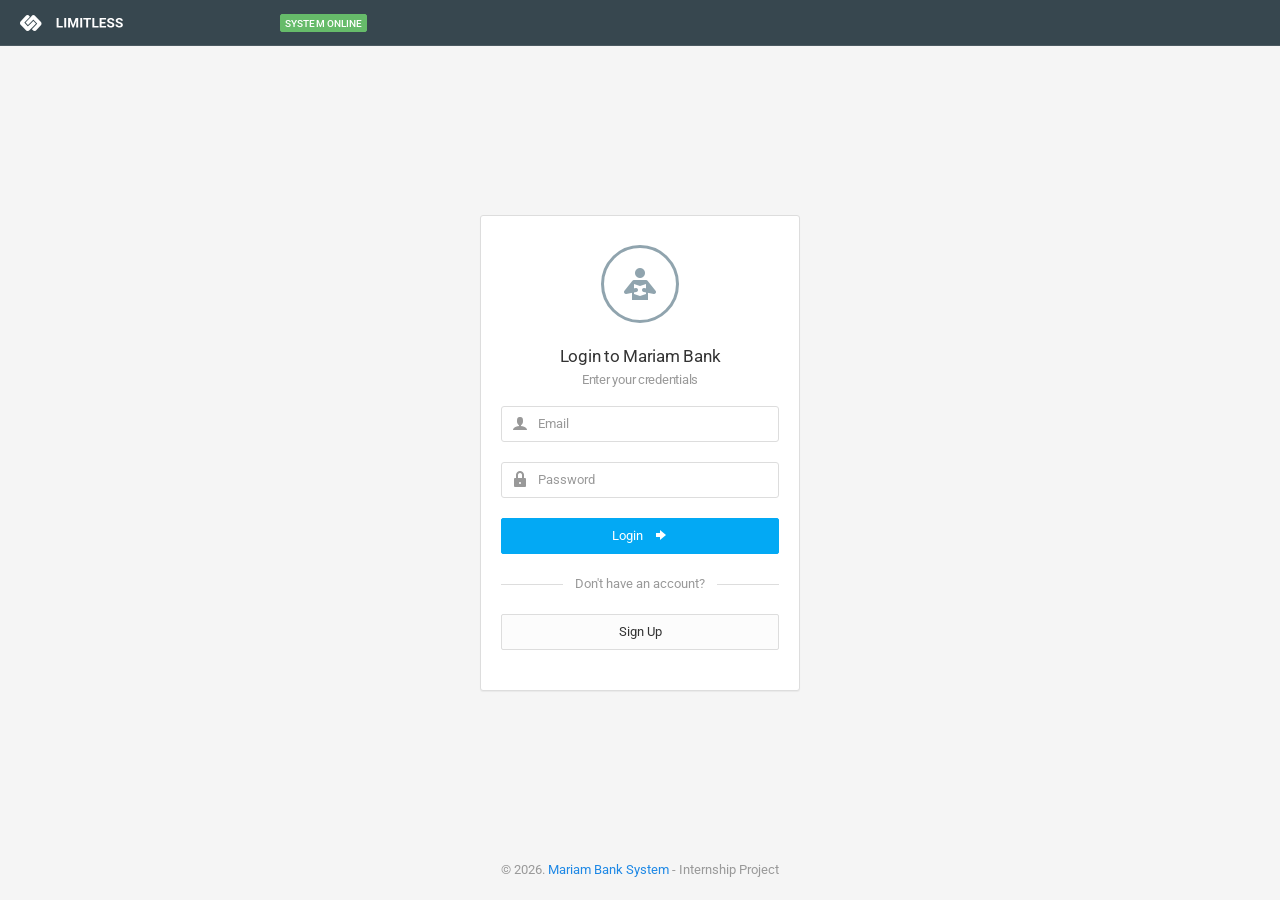
<file: frontend/index.html>
<!doctype html>
<html lang="en">
  <head>
    <meta charset="utf-8" />
    <meta http-equiv="X-UA-Compatible" content="IE=edge" />
    <meta name="viewport" content="width=device-width, initial-scale=1" />
    <title>Mariam Bank - Customer Management</title>

    <link
      href="https://fonts.googleapis.com/css?family=Roboto:400,300,100,500,700,900"
      rel="stylesheet"
      type="text/css"
    />
    <link
      href="assets/css/icons/icomoon/styles.css"
      rel="stylesheet"
      type="text/css"
    />
    <link href="assets/css/bootstrap.css" rel="stylesheet" type="text/css" />
    <link href="assets/css/core.css" rel="stylesheet" type="text/css" />
    <link href="assets/css/components.css" rel="stylesheet" type="text/css" />
    <link href="assets/css/colors.css" rel="stylesheet" type="text/css" />

    <script
      type="text/javascript"
      src="assets/js/core/libraries/jquery.min.js"
    ></script>
    <script
      type="text/javascript"
      src="assets/js/core/libraries/bootstrap.min.js"
    ></script>
    <script
      type="text/javascript"
      src="assets/js/plugins/loaders/blockui.min.js"
    ></script>
    <script
      type="text/javascript"
      src="assets/js/plugins/tables/datatables/datatables.min.js"
    ></script>
    <script
      type="text/javascript"
      src="assets/js/plugins/notifications/pnotify.min.js"
    ></script>
    <script type="text/javascript" src="assets/js/core/app.js"></script>
    <script type="text/javascript" src="js/common.js"></script>
    <script type="text/javascript" src="js/demo.js"></script>
    <script type="text/javascript" src="js/session.js"></script>
  </head>

  <body>
    <div class="navbar navbar-inverse">
      <div class="navbar-header">
        <a class="navbar-brand" href="index.html"
          ><img src="assets/images/logo_light.png" alt=""
        /></a>
        <ul class="nav navbar-nav visible-xs-block">
          <li>
            <a data-toggle="collapse" data-target="#navbar-mobile"
              ><i class="icon-tree5"></i
            ></a>
          </li>
          <li>
            <a class="sidebar-mobile-main-toggle"
              ><i class="icon-paragraph-justify3"></i
            ></a>
          </li>
        </ul>
      </div>
      <div class="navbar-collapse collapse" id="navbar-mobile">
        <ul class="nav navbar-nav">
          <li>
            <a class="sidebar-control sidebar-main-toggle hidden-xs"
              ><i class="icon-paragraph-justify3"></i
            ></a>
          </li>
        </ul>
        <p class="navbar-text">
          <span class="label bg-success-400">SYSTEM ONLINE</span>
        </p>
      </div>
    </div>

    <div class="page-container">
      <div class="page-content">
        <div class="sidebar sidebar-main">
          <div class="sidebar-content">
            <div class="sidebar-user">
              <div class="category-content">
                <div class="media">
                  <a href="#" class="media-left">
                    <img
                      src="assets/images/placeholder.jpg"
                      class="img-circle img-sm"
                      alt=""
                    />
                  </a>
                  <div class="media-body">
                    <span
                      class="media-heading text-semibold"
                      id="userNameDisplay"
                      >Mariam Anbar</span
                    >
                    <div class="text-size-mini text-muted">
                      <i class="icon-switch2 text-size-small"></i>
                      <a
                        href="javascript:void(0)"
                        onclick="logout()"
                        class="text-muted"
                        >Logout</a
                      >
                    </div>
                  </div>
                </div>
              </div>
            </div>
            <div class="sidebar-category sidebar-category-visible">
              <div class="category-content no-padding">
                <ul class="navigation navigation-main navigation-accordion">
                  <li class="navigation-header">
                    <span>Main</span> <i class="icon-menu"></i>
                  </li>
                  <li class="active">
                    <a href="index.html"
                      ><i class="icon-home4"></i>
                      <span>Customer Directory</span></a
                    >
                  </li>
                  <li>
                    <a href="accounts.html"
                      ><i class="icon-stack2"></i>
                      <span>Accounts Directory</span></a
                    >
                  </li>
                  <li>
                    <a href="cards.html"
                      ><i class="icon-credit-card"></i>
                      <span>Card Services</span></a
                    >
                  </li>
                  <li>
                    <a href="loans.html"
                      ><i class="icon-cash3"></i> <span>Loan System</span></a
                    >
                  </li>
                  <li class="navigation-header">
                    <span>Monitoring</span> <i class="icon-menu"></i>
                  </li>
                  <li>
                    <a href="logs.html"
                      ><i class="icon-list-ordered"></i>
                      <span>Transaction Logs</span></a
                    >
                  </li>
                </ul>
              </div>
            </div>
          </div>
        </div>

        <div class="content-wrapper">
          <div class="content">
            <div class="panel panel-flat">
              <div class="panel-heading">
                <h5 class="panel-title">Customer Directory</h5>
                <div class="heading-elements">
                  <button
                    type="button"
                    class="btn btn-primary btn-sm"
                    onclick="openRegisterModal()"
                  >
                    <i class="icon-plus3 position-left"></i> Register New Customer
                  </button>
                </div>
              </div>

              <table
                id="customersDT"
                class="table datatable-basic table-bordered table-striped"
              >
                <thead>
                  <tr>
                    <th>ID</th>
                    <th>Name</th>
                    <th>National ID</th>
                    <th>Phone</th>
                    <th>Email</th>
                    <th>Balance</th>
                    <th class="text-center">Actions</th>
                  </tr>
                </thead>
                <tbody></tbody>
              </table>
            </div>
          </div>
        </div>
      </div>
    </div>

    <div id="modal_customer" class="modal fade">
      <div class="modal-dialog">
        <div class="modal-content">
          <div class="modal-header">
            <button type="button" class="close" data-dismiss="modal">
              &times;
            </button>
            <h5 class="modal-title" id="modalTitle">Customer Details</h5>
          </div>
          <form id="customerForm">
            <div class="modal-body">
              <input type="hidden" id="cust_id" />
              <div class="form-group">
                <label>Name:</label>
                <input
                  type="text"
                  id="cust_name"
                  class="form-control"
                  required
                />
              </div>
              <div class="form-group">
                <label>National ID:</label>
                <input
                  type="number"
                  id="cust_natId"
                  class="form-control"
                  required
                />
              </div>
              <div class="form-group">
                <label>Date Of Birth:</label>
                <input
                  type="date"
                  id="cust_dob"
                  class="form-control"
                  required
                />
              </div>
              <div class="form-group">
                <label>Phone:</label>
                <input
                  type="number"
                  id="cust_phone"
                  class="form-control"
                  required
                />
              </div>
              <div class="form-group">
                <label>Email:</label>
                <input
                  type="email"
                  id="cust_email"
                  class="form-control"
                  required
                />
              </div>
              <div id="passwordSection" class="form-group">
                <label>Password:</label>
                <input
                  type="password"
                  id="cust_password"
                  class="form-control"
                />
              </div>
            </div>
            <div class="modal-footer">
              <button type="button" class="btn btn-link" data-dismiss="modal">
                Close
              </button>
              <button type="submit" class="btn btn-primary">
                Save changes
              </button>
            </div>
          </form>
        </div>
      </div>
    </div>
    <script src="js/pages/customers.js"></script>
  </body>
</html>
</file>
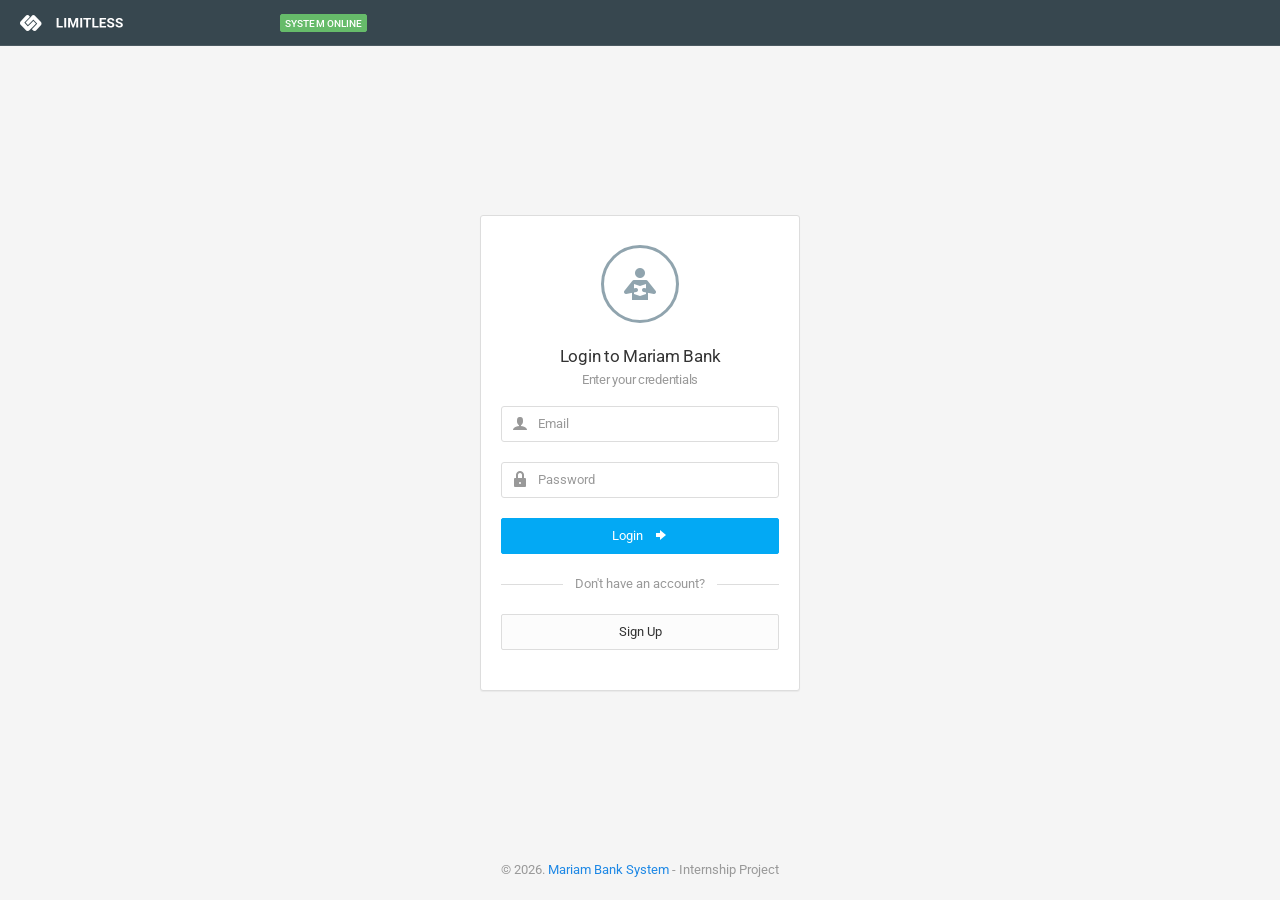
<file: frontend/accounts.html>
<!doctype html>
<html lang="en">
  <head>
    <meta charset="utf-8" />
    <meta http-equiv="X-UA-Compatible" content="IE=edge" />
    <meta name="viewport" content="width=device-width, initial-scale=1" />
    <title>Mariam Bank - Accounts</title>

    <link
      href="https://fonts.googleapis.com/css?family=Roboto:400,300,100,500,700,900"
      rel="stylesheet"
      type="text/css"
    />
    <link
      href="assets/css/icons/icomoon/styles.css"
      rel="stylesheet"
      type="text/css"
    />

    <link href="assets/css/bootstrap.css" rel="stylesheet" type="text/css" />
    <link href="assets/css/core.css" rel="stylesheet" type="text/css" />
    <link href="assets/css/components.css" rel="stylesheet" type="text/css" />
    <link href="assets/css/colors.css" rel="stylesheet" type="text/css" />

    <script
      type="text/javascript"
      src="assets/js/core/libraries/jquery.min.js"
    ></script>
    <script
      type="text/javascript"
      src="assets/js/core/libraries/bootstrap.min.js"
    ></script>
    <script
      type="text/javascript"
      src="assets/js/plugins/loaders/blockui.min.js"
    ></script>

    <script
      type="text/javascript"
      src="assets/js/plugins/tables/datatables/datatables.min.js"
    ></script>
    <script
      type="text/javascript"
      src="assets/js/plugins/notifications/pnotify.min.js"
    ></script>
    <script type="text/javascript" src="assets/js/core/app.js"></script>
    <script type="text/javascript" src="js/common.js"></script>
    <script type="text/javascript" src="js/demo.js"></script>
    <script type="text/javascript" src="js/session.js"></script>
  </head>

  <body>
    <div class="navbar navbar-inverse">
      <div class="navbar-header">
        <a class="navbar-brand" href="index.html"
          ><img src="assets/images/logo_light.png" alt=""
        /></a>
        <ul class="nav navbar-nav visible-xs-block">
          <li>
            <a data-toggle="collapse" data-target="#navbar-mobile"
              ><i class="icon-tree5"></i
            ></a>
          </li>
          <li>
            <a class="sidebar-mobile-main-toggle"
              ><i class="icon-paragraph-justify3"></i
            ></a>
          </li>
        </ul>
      </div>

      <div class="navbar-collapse collapse" id="navbar-mobile">
        <ul class="nav navbar-nav">
          <li>
            <a class="sidebar-control sidebar-main-toggle hidden-xs"
              ><i class="icon-paragraph-justify3"></i
            ></a>
          </li>
        </ul>
        <p class="navbar-text">
          <span class="label bg-success-400">SYSTEM ONLINE</span>
        </p>
      </div>
    </div>

    <div class="page-container">
      <div class="page-content">
        <div class="sidebar sidebar-main">
          <div class="sidebar-content">
            <div class="sidebar-user">
              <div class="category-content">
                <div class="media">
                  <a href="#" class="media-left">
                    <img
                      src="assets/images/placeholder.jpg"
                      class="img-circle img-sm"
                      alt=""
                    />
                  </a>
                  <div class="media-body">
                    <span
                      class="media-heading text-semibold"
                      id="userNameDisplay"
                      >Mariam Anbar</span
                    >
                    <div class="text-size-mini text-muted">
                      <i class="icon-switch2 text-size-small"></i>
                      <a
                        href="javascript:void(0)"
                        onclick="logout()"
                        class="text-muted"
                        >Logout</a
                      >
                    </div>
                  </div>
                </div>
              </div>
            </div>
            <div class="sidebar-category sidebar-category-visible">
              <div class="category-content no-padding">
                <ul class="navigation navigation-main navigation-accordion">
                  <li class="navigation-header">
                    <span>Main</span> <i class="icon-menu"></i>
                  </li>
                  <li>
                    <a href="index.html"
                      ><i class="icon-home4"></i>
                      <span>Customer Directory</span></a
                    >
                  </li>
                  <li class="active">
                    <a href="accounts.html"
                      ><i class="icon-stack2"></i>
                      <span>Accounts Directory</span></a
                    >
                  </li>
                  <li>
                    <a href="cards.html"
                      ><i class="icon-credit-card"></i>
                      <span>Card Services</span></a
                    >
                  </li>
                  <li>
                    <a href="loans.html"
                      ><i class="icon-cash3"></i> <span>Loan System</span></a
                    >
                  </li>
                  <li class="navigation-header">
                    <span>Monitoring</span> <i class="icon-menu"></i>
                  </li>
                  <li>
                    <a href="logs.html"
                      ><i class="icon-list-ordered"></i>
                      <span>Transaction Logs</span></a
                    >
                  </li>
                </ul>
              </div>
            </div>
          </div>
        </div>
        <div class="content-wrapper">
          <div class="content">
            <div class="panel panel-flat">
              <div class="panel-heading">
                <h5 class="panel-title">Accounts Directory</h5>
                <div class="heading-elements">
                  <button
                    type="button"
                    class="btn btn-primary btn-sm"
                    onclick="openCreateAccountModal()"
                  >
                    <i class="icon-plus3 position-left"></i> Open New Account
                  </button>
                </div>
              </div>

              <table
                id="accountsDT"
                class="table datatable-basic table-bordered table-striped"
              >
                <thead>
                  <tr>
                    <th>Account ID</th>
                    <th>Customer ID</th>
                    <th>Type</th>
                    <th>Balance</th>
                    <th class="text-center">Actions</th>
                  </tr>
                </thead>
                <tbody></tbody>
              </table>
            </div>
          </div>
        </div>
      </div>
    </div>

    <div id="modal_create_account" class="modal fade">
      <div class="modal-dialog">
        <div class="modal-content">
          <div class="modal-header">
            <button type="button" class="close" data-dismiss="modal">
              &times;
            </button>
            <h5 class="modal-title">Create New Account</h5>
          </div>
          <form id="createAccountForm">
            <div class="modal-body">
              <div class="form-group">
                <label>Customer ID:</label>
                <input
                  type="text"
                  id="acc_cust_id"
                  class="form-control"
                  required
                />
              </div>
              <div class="form-group">
                <label>Account Type:</label>
                <select id="acc_type" class="form-control">
                  <option value="LOAN">Loan</option>
                  <option value="DEPOSIT">Deposit</option>
                  <option value="CURRENT">Current</option>
                  <option value="SALARY">Salary</option>
                  <option value="SAVINGS">Savings</option>
                </select>
              </div>
            </div>
            <div class="modal-footer">
              <button type="submit" class="btn btn-primary">
                Create Account
              </button>
            </div>
          </form>
        </div>
      </div>
    </div>

    <div id="modal_transaction" class="modal fade">
      <div class="modal-dialog">
        <div class="modal-content">
          <div class="modal-header">
            <button type="button" class="close" data-dismiss="modal">
              &times;
            </button>
            <h5 class="modal-title" id="transTitle">Transaction</h5>
          </div>
          <form id="transForm">
            <div class="modal-body">
              <input type="hidden" id="trans_acc_id" />
              <input type="hidden" id="trans_action_type" />
              <div class="form-group">
                <label>Amount:</label>
                <input
                  type="number"
                  id="trans_amount"
                  class="form-control"
                  step="0.01"
                  required
                />
              </div>
            </div>
            <div class="modal-footer">
              <button type="submit" class="btn btn-primary">Confirm</button>
            </div>
          </form>
        </div>
      </div>
    </div>

    <div id="modal_card" class="modal fade">
      <div class="modal-dialog">
        <div class="modal-content">
          <div class="modal-header bg-indigo">
            <button type="button" class="close" data-dismiss="modal">
              &times;
            </button>
            <h5 class="modal-title">Issue Account Card</h5>
          </div>
          <form id="cardForm">
            <div class="modal-body">
              <input type="hidden" id="card_acc_id" />
              <div class="form-group">
                <label>Card Type:</label>
                <input
                  type="text"
                  id="card_type"
                  class="form-control"
                  placeholder="e.g. VISA"
                  required
                />
              </div>
              <div class="form-group">
                <label>PIN (digits):</label>
                <input
                  type="number"
                  id="card_pin"
                  class="form-control"
                  required
                />
              </div>
            </div>
            <div class="modal-footer">
              <button type="submit" class="btn bg-indigo">Issue Card</button>
            </div>
          </form>
        </div>
      </div>
    </div>

    <script src="js/pages/accounts.js"></script>
  </body>
</html>
</file>
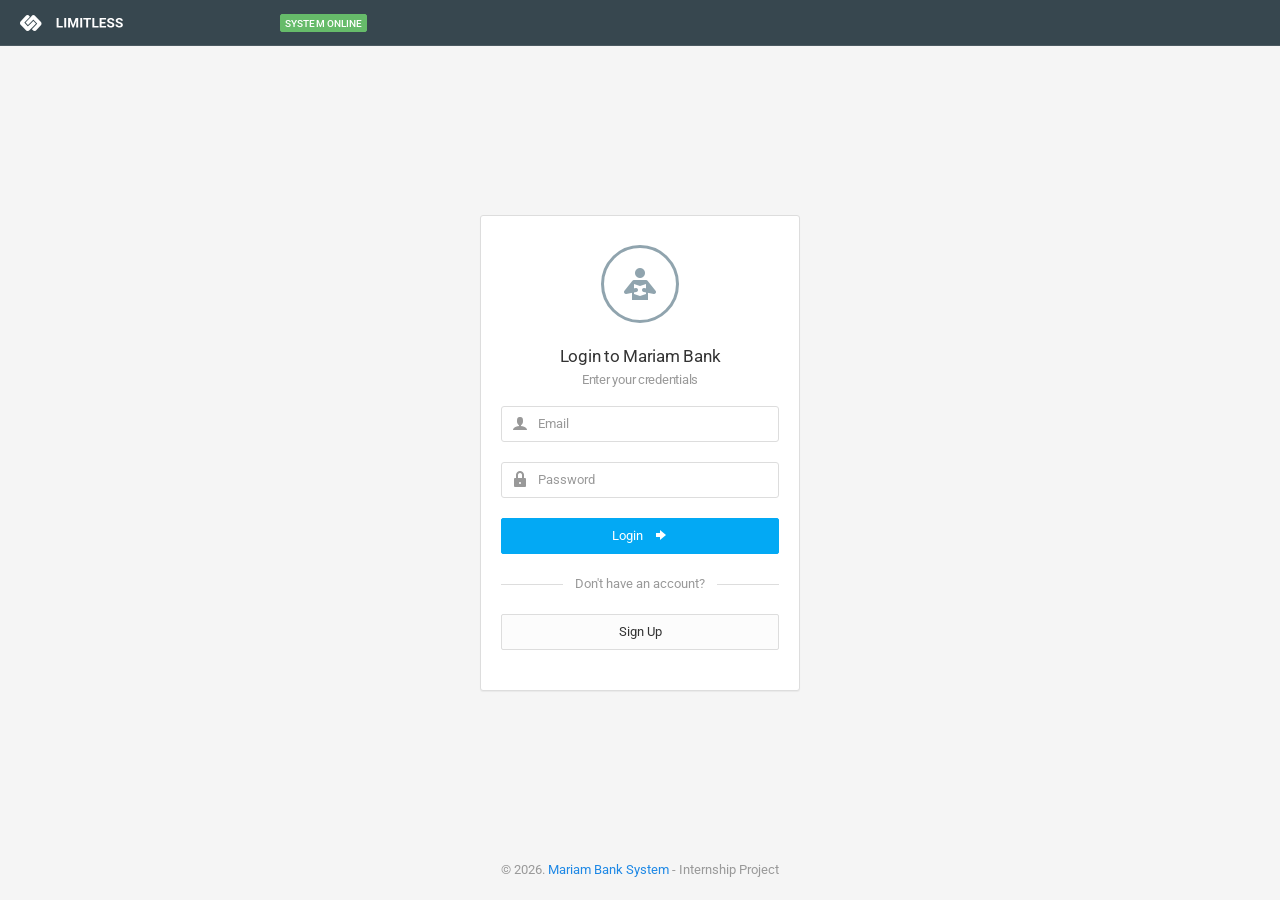
<file: frontend/cards.html>
<!doctype html>
<html lang="en">
  <head>
    <meta charset="utf-8" />
    <meta http-equiv="X-UA-Compatible" content="IE=edge" />
    <meta name="viewport" content="width=device-width, initial-scale=1" />
    <title>Mariam Bank - Card Services</title>

    <link
      href="https://fonts.googleapis.com/css?family=Roboto:400,300,100,500,700,900"
      rel="stylesheet"
      type="text/css"
    />
    <link
      href="assets/css/icons/icomoon/styles.css"
      rel="stylesheet"
      type="text/css"
    />
    <link href="assets/css/bootstrap.css" rel="stylesheet" type="text/css" />
    <link href="assets/css/core.css" rel="stylesheet" type="text/css" />
    <link href="assets/css/components.css" rel="stylesheet" type="text/css" />
    <link href="assets/css/colors.css" rel="stylesheet" type="text/css" />

    <script
      type="text/javascript"
      src="assets/js/core/libraries/jquery.min.js"
    ></script>
    <script
      type="text/javascript"
      src="assets/js/core/libraries/bootstrap.min.js"
    ></script>
    <script
      type="text/javascript"
      src="assets/js/plugins/loaders/blockui.min.js"
    ></script>
    <script
      type="text/javascript"
      src="assets/js/plugins/tables/datatables/datatables.min.js"
    ></script>
    <script
      type="text/javascript"
      src="assets/js/plugins/notifications/pnotify.min.js"
    ></script>
    <script type="text/javascript" src="assets/js/core/app.js"></script>
    <script type="text/javascript" src="js/common.js"></script>
    <script type="text/javascript" src="js/demo.js"></script>
    <script type="text/javascript" src="js/session.js"></script>
  </head>

  <body>
    <div class="navbar navbar-inverse">
      <div class="navbar-header">
        <a class="navbar-brand" href="index.html"
          ><img src="assets/images/logo_light.png" alt=""
        /></a>
        <ul class="nav navbar-nav visible-xs-block">
          <li>
            <a data-toggle="collapse" data-target="#navbar-mobile"
              ><i class="icon-tree5"></i
            ></a>
          </li>
          <li>
            <a class="sidebar-mobile-main-toggle"
              ><i class="icon-paragraph-justify3"></i
            ></a>
          </li>
        </ul>
      </div>
      <div class="navbar-collapse collapse" id="navbar-mobile">
        <ul class="nav navbar-nav">
          <li>
            <a class="sidebar-control sidebar-main-toggle hidden-xs"
              ><i class="icon-paragraph-justify3"></i
            ></a>
          </li>
        </ul>
        <p class="navbar-text">
          <span class="label bg-success-400">SYSTEM ONLINE</span>
        </p>
      </div>
    </div>

    <div class="page-container">
      <div class="page-content">
        <div class="sidebar sidebar-main">
          <div class="sidebar-content">
            <div class="sidebar-user">
              <div class="category-content">
                <div class="media">
                  <a href="#" class="media-left">
                    <img
                      src="assets/images/placeholder.jpg"
                      class="img-circle img-sm"
                      alt=""
                    />
                  </a>
                  <div class="media-body">
                    <span
                      class="media-heading text-semibold"
                      id="userNameDisplay"
                      >Mariam Anbar</span
                    >
                    <div class="text-size-mini text-muted">
                      <i class="icon-switch2 text-size-small"></i>
                      <a
                        href="javascript:void(0)"
                        onclick="logout()"
                        class="text-muted"
                        >Logout</a
                      >
                    </div>
                  </div>
                </div>
              </div>
            </div>
            <div class="sidebar-category sidebar-category-visible">
              <div class="category-content no-padding">
                <ul class="navigation navigation-main navigation-accordion">
                  <li class="navigation-header">
                    <span>Main</span> <i class="icon-menu"></i>
                  </li>
                  <li>
                    <a href="index.html"
                      ><i class="icon-home4"></i>
                      <span>Customer Directory</span></a
                    >
                  </li>
                  <li>
                    <a href="accounts.html"
                      ><i class="icon-stack2"></i>
                      <span>Accounts Directory</span></a
                    >
                  </li>
                  <li class="active">
                    <a href="cards.html"
                      ><i class="icon-credit-card"></i>
                      <span>Card Services</span></a
                    >
                  </li>
                  <li>
                    <a href="loans.html"
                      ><i class="icon-cash3"></i> <span>Loan System</span></a
                    >
                  </li>
                  <li class="navigation-header">
                    <span>Monitoring</span> <i class="icon-menu"></i>
                  </li>
                  <li>
                    <a href="logs.html"
                      ><i class="icon-list-ordered"></i>
                      <span>Transaction Logs</span></a
                    >
                  </li>
                </ul>
              </div>
            </div>
          </div>
        </div>
        <div class="content-wrapper">
          <div class="content">
            <div class="panel panel-flat">
              <div class="panel-heading">
                <h5 class="panel-title">Card Directory</h5>
                <div class="heading-elements">
                  <button
                    type="button"
                    class="btn btn-primary btn-sm"
                    onclick="openIssueCardModal()"
                  >
                    <i class="icon-plus3 position-left"></i> Issue New Card
                  </button>
                </div>
              </div>

              <table
                id="cardsDT"
                class="table datatable-basic table-bordered table-striped"
              >
                <thead>
                  <tr>
                    <th>ID</th>
                    <th>Customer ID</th>
                    <th>Account ID</th>
                    <th>Card Number</th>
                    <th>Type</th>
                    <th>CVV</th>
                    <th>Expiry</th>
                    <th>Status</th>
                    <th class="text-center">Actions</th>
                  </tr>
                </thead>
                <tbody></tbody>
              </table>
            </div>
          </div>
        </div>
      </div>
    </div>

    <div id="modal_issue_card" class="modal fade">
      <div class="modal-dialog">
        <div class="modal-content">
          <div class="modal-header bg-indigo">
            <button type="button" class="close" data-dismiss="modal">
              &times;
            </button>
            <h5 class="modal-title">Request New Bank Card</h5>
          </div>
          <form id="cardForm">
            <div class="modal-body">
              <div class="form-group">
                <label>Account ID:</label>
                <input
                  type="text"
                  id="card_acc_id"
                  class="form-control"
                  placeholder="Enter Account ID"
                  required
                />
              </div>
              <div class="form-group">
                <label>Card Type:</label>
                <select id="card_type" class="form-control">
                  <option value="VISA">VISA</option>
                  <option value="MASTERCARD">MASTERCARD</option>
                </select>
              </div>
              <div class="form-group">
                <label>Set PIN:</label>
                <input
                  type="number"
                  id="card_pin"
                  class="form-control"
                  placeholder="4 Digits"
                  required
                />
              </div>
            </div>
            <div class="modal-footer">
              <button type="button" class="btn btn-link" data-dismiss="modal">
                Close
              </button>
              <button type="submit" class="btn bg-indigo">
                Confirm Issuance
              </button>
            </div>
          </form>
        </div>
      </div>
    </div>

    <script src="js/pages/cards.js"></script>
  </body>
</html>
</file>
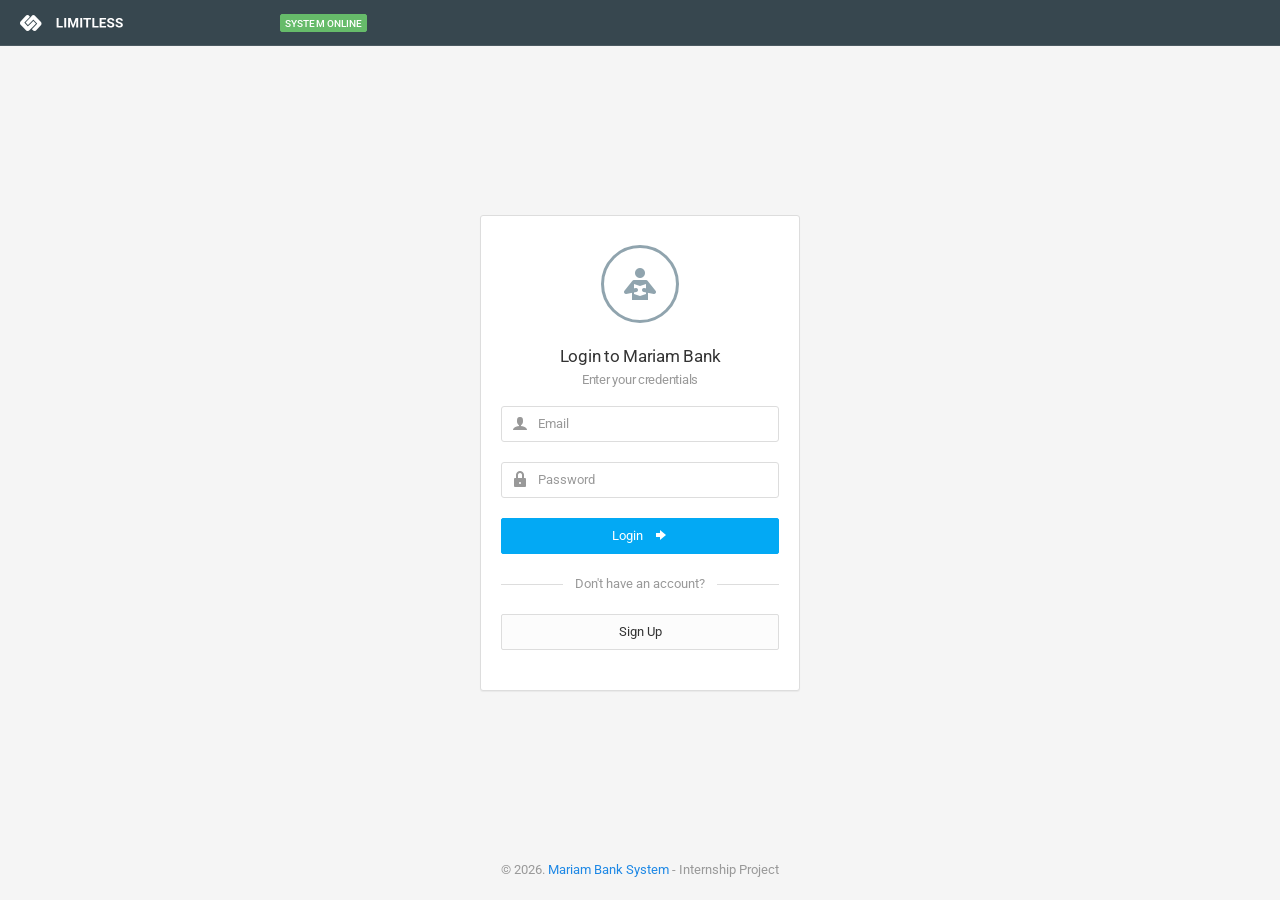
<file: frontend/loans.html>
<!DOCTYPE html>
<html lang="en">
<head>
    <meta charset="utf-8">
    <meta http-equiv="X-UA-Compatible" content="IE=edge">
    <meta name="viewport" content="width=device-width, initial-scale=1">
    <title>Mariam Bank - Loan System</title>

    <link href="https://fonts.googleapis.com/css?family=Roboto:400,300,100,500,700,900" rel="stylesheet" type="text/css">
    <link href="assets/css/icons/icomoon/styles.css" rel="stylesheet" type="text/css">
    <link href="assets/css/bootstrap.css" rel="stylesheet" type="text/css">
    <link href="assets/css/core.css" rel="stylesheet" type="text/css">
    <link href="assets/css/components.css" rel="stylesheet" type="text/css">
    <link href="assets/css/colors.css" rel="stylesheet" type="text/css">

    <script type="text/javascript" src="assets/js/core/libraries/jquery.min.js"></script>
    <script type="text/javascript" src="assets/js/core/libraries/bootstrap.min.js"></script>
    <script type="text/javascript" src="assets/js/plugins/loaders/blockui.min.js"></script>
    <script type="text/javascript" src="assets/js/plugins/notifications/pnotify.min.js"></script>
    <script type="text/javascript" src="assets/js/core/app.js"></script>
    <script type="text/javascript" src="js/common.js"></script>
    <script type="text/javascript" src="js/demo.js"></script>
    <script type="text/javascript" src="js/session.js"></script>
</head>

<body>
    <div class="navbar navbar-inverse">
        <div class="navbar-header">
            <a class="navbar-brand" href="index.html"><img src="assets/images/logo_light.png" alt=""></a>
            <ul class="nav navbar-nav visible-xs-block">
                <li><a data-toggle="collapse" data-target="#navbar-mobile"><i class="icon-tree5"></i></a></li>
                <li><a class="sidebar-mobile-main-toggle"><i class="icon-paragraph-justify3"></i></a></li>
            </ul>
        </div>
        <div class="navbar-collapse collapse" id="navbar-mobile">
            <ul class="nav navbar-nav">
                <li><a class="sidebar-control sidebar-main-toggle hidden-xs"><i class="icon-paragraph-justify3"></i></a></li>
            </ul>
            <p class="navbar-text"><span class="label bg-success-400">SYSTEM ONLINE</span></p>
        </div>
    </div>

    <div class="page-container">
        <div class="page-content">
            <div class="sidebar sidebar-main">
                <div class="sidebar-content">
                    <div class="sidebar-user">
    <div class="category-content">
        <div class="media">
            <a href="#" class="media-left">
                <img src="assets/images/placeholder.jpg" class="img-circle img-sm" alt="">
            </a>
            <div class="media-body">
                <span class="media-heading text-semibold" id="userNameDisplay">Mariam Anbar</span>
                <div class="text-size-mini text-muted">
                    <i class="icon-switch2 text-size-small"></i> 
                    <a href="javascript:void(0)" onclick="logout()" class="text-muted">Logout</a>
                </div>
            </div>
        </div>
    </div>
</div>
                    <div class="sidebar-category sidebar-category-visible">
                        <div class="category-content no-padding">
                            <ul class="navigation navigation-main navigation-accordion">
                                <li class="navigation-header"><span>Main</span> <i class="icon-menu"></i></li>
                                <li><a href="index.html"><i class="icon-home4"></i> <span>Customer Directory</span></a></li>
                                <li><a href="accounts.html"><i class="icon-stack2"></i> <span>Accounts Directory</span></a></li>
                                <li><a href="cards.html"><i class="icon-credit-card"></i> <span>Card Services</span></a></li>
                                <li class="active"><a href="loans.html"><i class="icon-cash3"></i> <span>Loan System</span></a></li>
                                <li class="navigation-header"><span>Monitoring</span> <i class="icon-menu"></i></li>
                                <li><a href="logs.html"><i class="icon-list-ordered"></i> <span>Transaction Logs</span></a></li>
                            </ul>
                        </div>
                    </div>
                </div>
            </div>
            <div class="content-wrapper">
                <div class="content">
                    
                    <div class="panel panel-flat border-top-success">
                        <div class="panel-heading">
                            <h5 class="panel-title text-semibold">Loan Management</h5>
                            <div class="heading-elements">
                                <button type="button" class="btn bg-primary-400 btn-sm" onclick="openRequestModal()">
                                    <i class="icon-plus3 position-left"></i> New Loan Request
                                </button>
                            </div>
                        </div>

                        <div class="panel-body">
                            <div class="row">
                                <div class="col-md-6">
                                    <div class="form-group">
                                        <label>Search Customer Loans (Enter ID):</label>
                                        <div class="input-group">
                                            <input type="text" id="search_cust_id" class="form-control" placeholder="e.g. 65f...">
                                            <span class="input-group-btn">
                                                <button class="btn btn-default" type="button" onclick="fetchLoanSummary()">Search</button>
                                            </span>
                                        </div>
                                    </div>
                                </div>
                            </div>

                            <div id="summary_container" style="display:none;" class="row">
                                <hr>
                                <div class="col-sm-6 col-md-3">
                                    <div class="panel panel-body bg-blue-400 has-bg-image">
                                        <div class="media no-margin">
                                            <div class="media-body text-right">
                                                <h3 class="no-margin" id="stat_count">0</h3>
                                                <span class="text-uppercase text-size-mini">Active Loans</span>
                                            </div>
                                            <div class="media-right media-middle">
                                                <i class="icon-stack-text icon-3x opacity-75"></i>
                                            </div>
                                        </div>
                                    </div>
                                </div>
                                <div class="col-sm-6 col-md-3">
                                    <div class="panel panel-body bg-danger-400 has-bg-image">
                                        <div class="media no-margin">
                                            <div class="media-body text-right">
                                                <h3 class="no-margin" id="stat_total">$0.00</h3>
                                                <span class="text-uppercase text-size-mini">Total Debt</span>
                                            </div>
                                            <div class="media-right media-middle">
                                                <i class="icon-cash3 icon-3x opacity-75"></i>
                                            </div>
                                        </div>
                                    </div>
                                </div>


                                <div class="row">
    <div class="col-md-12">
        <div class="panel panel-flat border-left-lg border-left-info">
            <div class="panel-heading">
                <h6 class="panel-title">Active Loan Details</h6>
            </div>
            <div class="table-responsive">
                <table class="table table-hover">
                    <thead>
                        <tr class="bg-blue-800">
                            <th>Loan ID</th>
                            <th>Type</th>
                            <th>Principal</th>
                            <th>Remaining</th>
                            <th>Next Installment</th>
                            <th>Status</th>
                        </tr>
                    </thead>
                    <tbody id="loan_details_body">
                        </tbody>
                </table>
            </div>
        </div>
    </div>
</div>

                                <div class="col-md-6 text-right">
                                    <button class="btn bg-primary btn-labeled" onclick="openPayModal()"><b><i class="icon-wallet"></i></b> Pay Installment</button>
                                    <button class="btn bg-warning btn-labeled" onclick="openDelayModal()"><b><i class="icon-hour-glass2"></i></b> Delay Payment</button>
                                </div>
                            </div>
                        </div>
                    </div>

                </div>
            </div>
        </div>
    </div>

    <div id="modal_request_loan" class="modal fade">
        <div class="modal-dialog">
            <div class="modal-content">
                <div class="modal-header bg-success">
                    <button type="button" class="close" data-dismiss="modal">&times;</button>
                    <h5 class="modal-title">New Loan Application</h5>
                </div>
                <form id="loanRequestForm">
                    <div class="modal-body">
                        <div class="form-group">
                            <label>Customer ID:</label>
                            <input type="text" id="req_cust_id" class="form-control" required>
                        </div>
                        <div class="row">
                            <div class="col-md-6">
                                <div class="form-group">
                                    <label>Principal Amount ($):</label>
                                    <input type="number" id="req_amount" class="form-control" required>
                                </div>
                            </div>
                            <div class="col-md-6">
                                <div class="form-group">
                                    <label>Installment Amount ($):</label>
                                    <input type="number" id="req_inst_amount" class="form-control" required>
                                </div>
                            </div>
                        </div>
                        <div class="form-group">
    <label>Loan Type:</label>
    <select id="req_type" class="form-control">
        <option value="INSTANT">Instant Loan</option>
        <option value="COOL_GIRL">Cool Girl Loan</option> 
        <option value="CAR">Vehicle / Car Loan</option>
        <option value="HOUSING">Housing Loan</option>
    </select>
</div>
                    </div>
                    <div class="modal-footer">
                        <button type="submit" class="btn bg-success">Issue Loan</button>
                    </div>
                </form>
            </div>
        </div>
    </div>

    <div id="modal_loan_action" class="modal fade">
        <div class="modal-dialog">
            <div class="modal-content">
                <div class="modal-header" id="actionHeader">
                    <button type="button" class="close" data-dismiss="modal">&times;</button>
                    <h5 class="modal-title" id="actionTitle">Loan Action</h5>
                </div>
                <form id="loanActionForm">
                    <input type="hidden" id="action_mode"> <div class="modal-body">
                        <div class="form-group">
                            <label>Loan ID:</label>
                            <input type="number" id="action_loan_id" class="form-control" required>
                        </div>
                        <div class="form-group" id="amount_field">
                            <label>Payment Amount ($):</label>
                            <input type="number" step="any" placeholder="0.00" id="action_amount" class="form-control">
                        </div>
                    </div>
                    <div class="modal-footer">
                        <button type="submit" class="btn btn-primary" id="actionBtn">Submit</button>
                    </div>
                </form>
            </div>
        </div>
    </div>

    <script src="js/pages/loans.js"></script>
</body>
</html>
</file>
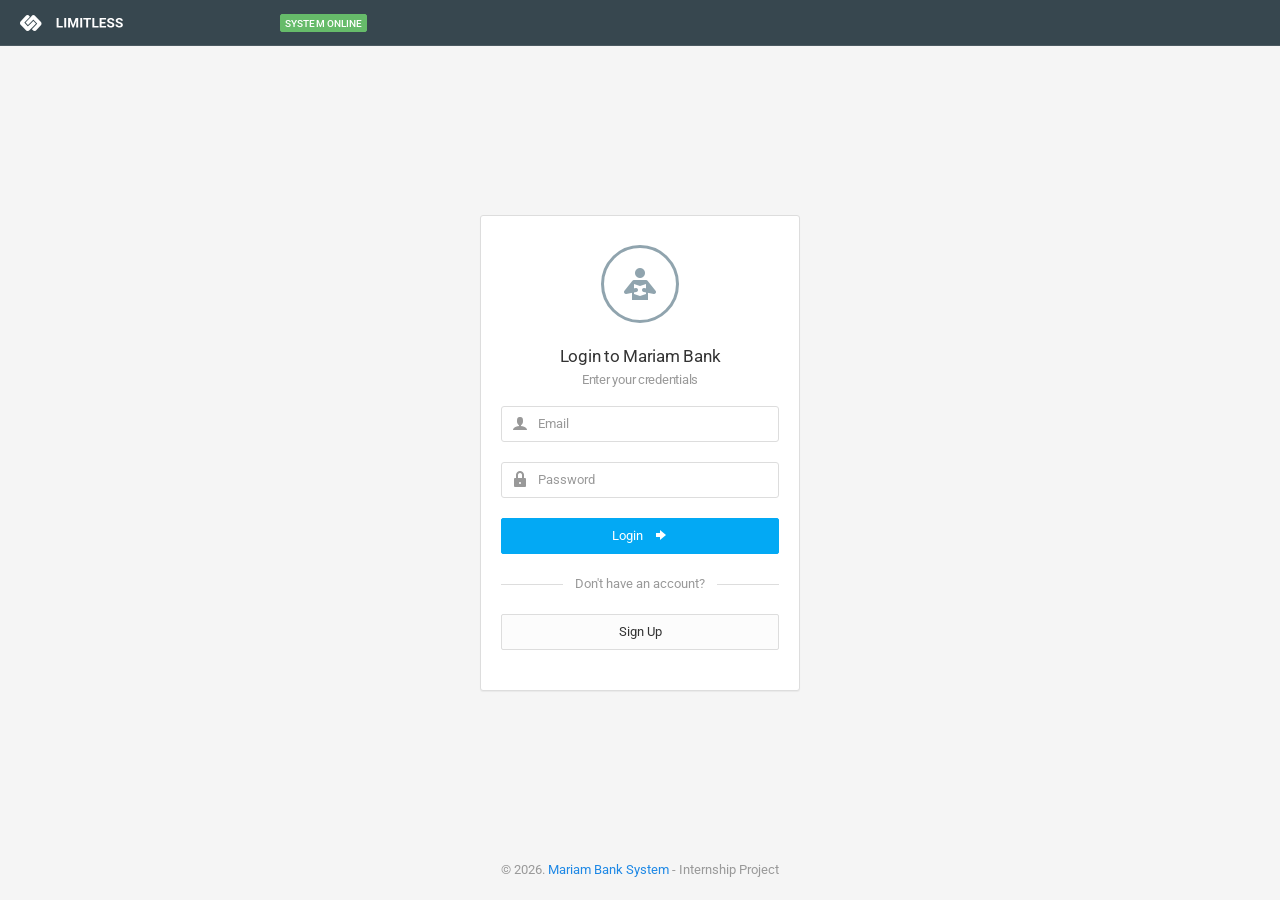
<file: frontend/login.html>
<!DOCTYPE html>
<html lang="en">
<head>
    <meta charset="utf-8">
    <meta http-equiv="X-UA-Compatible" content="IE=edge">
    <meta name="viewport" content="width=device-width, initial-scale=1">
    <title>Mariam Bank - Login</title>

    <link href="https://fonts.googleapis.com/css?family=Roboto:400,300,100,500,700,900" rel="stylesheet" type="text/css">

    <link href="assets/css/icons/icomoon/styles.css" rel="stylesheet" type="text/css">
    <link href="assets/css/bootstrap.css" rel="stylesheet" type="text/css">
    <link href="assets/css/core.css" rel="stylesheet" type="text/css">
    <link href="assets/css/components.css" rel="stylesheet" type="text/css">
    <link href="assets/css/colors.css" rel="stylesheet" type="text/css">

    <script type="text/javascript" src="assets/js/core/libraries/jquery.min.js"></script>
    <script type="text/javascript" src="assets/js/core/libraries/bootstrap.min.js"></script>
    <script type="text/javascript" src="assets/js/plugins/loaders/blockui.min.js"></script>
    <script type="text/javascript" src="assets/js/plugins/notifications/pnotify.min.js"></script>
    <script type="text/javascript" src="assets/js/core/app.js"></script>
    <script type="text/javascript" src="js/common.js"></script>
    <script type="text/javascript" src="js/demo.js"></script>
    <script type="text/javascript" src="js/session.js"></script>

</head>

<body class="login-container">
    <div class="navbar navbar-inverse">
        <div class="navbar-header">
            <a class="navbar-brand" href="index.html"><img src="assets/images/logo_light.png" alt=""></a>
            <ul class="nav navbar-nav visible-xs-block">
                <li><a data-toggle="collapse" data-target="#navbar-mobile"><i class="icon-tree5"></i></a></li>
                <li><a class="sidebar-mobile-main-toggle"><i class="icon-paragraph-justify3"></i></a></li>
            </ul>
        </div>
        <div class="navbar-collapse collapse" id="navbar-mobile">
            
            <p class="navbar-text"><span class="label bg-success-400">SYSTEM ONLINE</span></p>
        </div>
    </div>

    <div class="page-container">

        <div class="page-content">

            <div class="content-wrapper">

                <div class="content">

                    <form id="loginForm">
                        <div class="panel panel-body login-form">
                            <div class="text-center">
                                <div class="icon-object border-slate-300 text-slate-300"><i class="icon-reading"></i></div>
                                <h5 class="content-group">Login to Mariam Bank <small class="display-block">Enter your credentials</small></h5>
                            </div>

                            <div class="form-group has-feedback has-feedback-left">
                                <input type="text" id="email" class="form-control" placeholder="Email" required>
                                <div class="form-control-feedback">
                                    <i class="icon-user text-muted"></i>
                                </div>
                            </div>

                            <div class="form-group has-feedback has-feedback-left">
                                <input type="password" id="password" class="form-control" placeholder="Password" required>
                                <div class="form-control-feedback">
                                    <i class="icon-lock2 text-muted"></i>
                                </div>
                            </div>

                            <div class="form-group">
                                <button type="submit" id="loginBtn" class="btn bg-blue btn-block">Login <i class="icon-arrow-right14 position-right"></i></button>
                            </div>

                            <div class="content-divider text-muted form-group"><span>Don't have an account?</span></div>
                            <a href="register.html" class="btn btn-default btn-block content-group">Sign Up</a>
                        </div>

                            
                    </form>
                    <div class="footer text-muted text-center">
                        &copy; 2026. <a href="#">Mariam Bank System</a> - Internship Project
                    </div>
                    </div>
                </div>
            </div>
        </div>
    <script type="text/javascript" src="js/pages/login.js"></script>
</body>
</html>
</file>
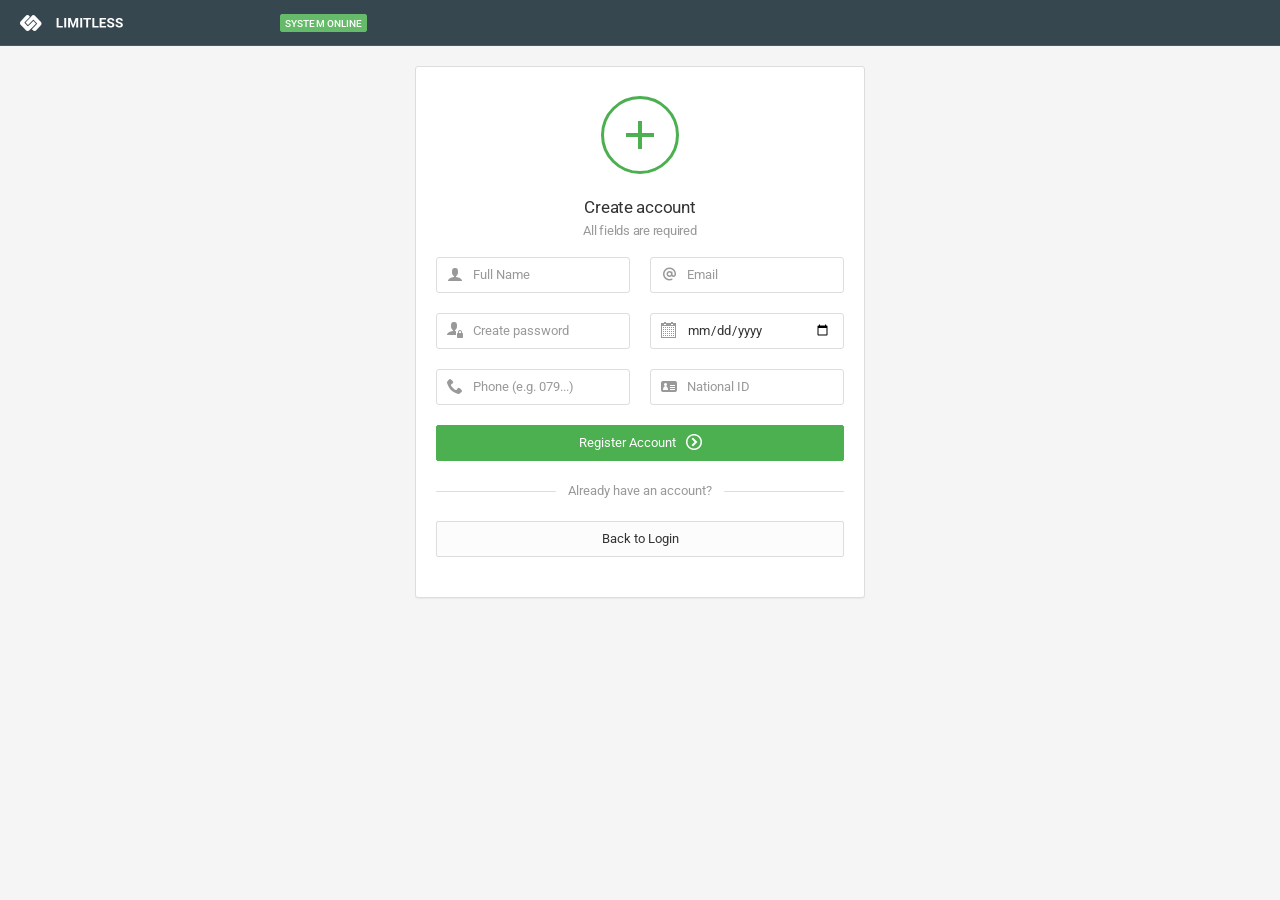
<file: frontend/register.html>
<!DOCTYPE html>
<html lang="en">
<head>
    <meta charset="utf-8">
    <meta http-equiv="X-UA-Compatible" content="IE=edge">
    <meta name="viewport" content="width=device-width, initial-scale=1">
    <title>Mariam Bank - Sign Up</title>

    <link href="https://fonts.googleapis.com/css?family=Roboto:400,300,100,500,700,900" rel="stylesheet" type="text/css">
    <link href="assets/css/icons/icomoon/styles.css" rel="stylesheet" type="text/css">
    <link href="assets/css/bootstrap.css" rel="stylesheet" type="text/css">
    <link href="assets/css/core.css" rel="stylesheet" type="text/css">
    <link href="assets/css/components.css" rel="stylesheet" type="text/css">
    <link href="assets/css/colors.css" rel="stylesheet" type="text/css">

    <script type="text/javascript" src="assets/js/core/libraries/jquery.min.js"></script>
    <script type="text/javascript" src="assets/js/core/libraries/bootstrap.min.js"></script>
    <script type="text/javascript" src="assets/js/plugins/loaders/blockui.min.js"></script>
    <script type="text/javascript" src="assets/js/plugins/notifications/pnotify.min.js"></script>
    <script type="text/javascript" src="js/common.js"></script>
    <script type="text/javascript" src="js/demo.js"></script>
</head>

<body class="login-container">
    <div class="navbar navbar-inverse">
        <div class="navbar-header">
            <a class="navbar-brand" href="login.html"><img src="assets/images/logo_light.png" alt=""></a>
        </div>
        <div class="navbar-collapse collapse">
            <p class="navbar-text"><span class="label bg-success-400">SYSTEM ONLINE</span></p>
        </div>
    </div>

    <div class="page-container">
        <div class="page-content">
            <div class="content-wrapper">
                <div class="content">
                    <form id="registerForm">
                        <div class="panel panel-body login-form" style="width: 450px;">
                            <div class="text-center">
                                <div class="icon-object border-success text-success"><i class="icon-plus3"></i></div>
                                <h5 class="content-group">Create account <small class="display-block">All fields are required</small></h5>
                            </div>

                            <div class="row">
                                <div class="col-md-6">
                                    <div class="form-group has-feedback has-feedback-left">
                                        <input type="text" id="reg_name" class="form-control" placeholder="Full Name" required>
                                        <div class="form-control-feedback"><i class="icon-user text-muted"></i></div>
                                    </div>
                                </div>
                                <div class="col-md-6">
                                    <div class="form-group has-feedback has-feedback-left">
                                        <input type="email" id="reg_email" class="form-control" placeholder="Email" required>
                                        <div class="form-control-feedback"><i class="icon-mention text-muted"></i></div>
                                    </div>
                                </div>
                            </div>

                            <div class="row">
                                <div class="col-md-6">
                                    <div class="form-group has-feedback has-feedback-left">
                                        <input type="password" id="reg_password" class="form-control" placeholder="Create password" required>
                                        <div class="form-control-feedback"><i class="icon-user-lock text-muted"></i></div>
                                    </div>
                                </div>
                                <div class="col-md-6">
                                    <div class="form-group has-feedback has-feedback-left">
                                        <input type="date" id="reg_dob" class="form-control" required>
                                        <div class="form-control-feedback"><i class="icon-calendar3 text-muted"></i></div>
                                    </div>
                                </div>
                            </div>

                            <div class="row">
                                <div class="col-md-6">
                                    <div class="form-group has-feedback has-feedback-left">
                                        <input type="text" id="reg_phone" class="form-control" placeholder="Phone (e.g. 079...)" required>
                                        <div class="form-control-feedback"><i class="icon-phone2 text-muted"></i></div>
                                    </div>
                                </div>
                                <div class="col-md-6">
                                    <div class="form-group has-feedback has-feedback-left">
                                        <input type="text" id="reg_natId" class="form-control" placeholder="National ID" required>
                                        <div class="form-control-feedback"><i class="icon-vcard text-muted"></i></div>
                                    </div>
                                </div>
                            </div>

                            <div class="form-group">
                                <button type="submit" class="btn bg-success btn-block">Register Account <i class="icon-circle-right2 position-right"></i></button>
                            </div>

                            <div class="content-divider text-muted form-group"><span>Already have an account?</span></div>
                            <a href="login.html" class="btn btn-default btn-block content-group">Back to Login</a>
                        </div>
                    </form>
                </div>
            </div>
        </div>
    </div>
    <script type="text/javascript" src="js/pages/register.js"></script>
</body>
</html>
</file>
<file: frontend/assets/css/icons/icomoon/styles.css>
@font-face {
	font-family: 'icomoon';
	src:url('fonts/icomoon.eot?3p0rtw');
	src:url('fonts/icomoon.eot?#iefix3p0rtw') format('embedded-opentype'),
		url('fonts/icomoon.woff?3p0rtw') format('woff'),
		url('fonts/icomoon.ttf?3p0rtw') format('truetype'),
		url('fonts/icomoon.svg?3p0rtw#icomoon') format('svg');
	font-weight: normal;
	font-style: normal;
}

[class^="icon-"], [class*=" icon-"] {
	font-family: 'icomoon';
	speak: none;
	font-style: normal;
	font-weight: normal;
	font-variant: normal;
	text-transform: none;
	line-height: 1;
	min-width: 1em;
	display: inline-block;
	text-align: center;
	font-size: 16px;
	vertical-align: middle;
	position: relative;
	top: -1px;

	/* Better Font Rendering =========== */
	-webkit-font-smoothing: antialiased;
	-moz-osx-font-smoothing: grayscale;
}

.icon-2x {
	font-size: 32px;
}
.icon-3x {
	font-size: 48px;
}

.icon-bordered {
	padding: 5px;
	border: 2px solid;
	border-radius: 50%;
}

.icon-home:before{content:"\e900";}
.icon-home2:before{content:"\e901";}
.icon-home5:before{content:"\e904";}
.icon-home7:before{content:"\e906";}
.icon-home8:before{content:"\e907";}
.icon-home9:before{content:"\e908";}
.icon-office:before{content:"\e909";}
.icon-city:before{content:"\e90a";}
.icon-newspaper:before{content:"\e90b";}
.icon-magazine:before{content:"\e90c";}
.icon-design:before{content:"\e90d";}
.icon-pencil:before{content:"\e90e";}
.icon-pencil3:before{content:"\e910";}
.icon-pencil4:before{content:"\e911";}
.icon-pencil5:before{content:"\e912";}
.icon-pencil6:before{content:"\e913";}
.icon-pencil7:before{content:"\e914";}
.icon-eraser:before{content:"\e915";}
.icon-eraser2:before{content:"\e916";}
.icon-eraser3:before{content:"\e917";}
.icon-quill2:before{content:"\e919";}
.icon-quill4:before{content:"\e91b";}
.icon-pen:before{content:"\e91c";}
.icon-pen-plus:before{content:"\e91d";}
.icon-pen-minus:before{content:"\e91e";}
.icon-pen2:before{content:"\e91f";}
.icon-blog:before{content:"\e925";}
.icon-pen6:before{content:"\e927";}
.icon-brush:before{content:"\e928";}
.icon-spray:before{content:"\e929";}
.icon-color-sampler:before{content:"\e92c";}
.icon-toggle:before{content:"\e92d";}
.icon-bucket:before{content:"\e92e";}
.icon-gradient:before{content:"\e930";}
.icon-eyedropper:before{content:"\e931";}
.icon-eyedropper2:before{content:"\e932";}
.icon-eyedropper3:before{content:"\e933";}
.icon-droplet:before{content:"\e934";}
.icon-droplet2:before{content:"\e935";}
.icon-color-clear:before{content:"\e937";}
.icon-paint-format:before{content:"\e938";}
.icon-stamp:before{content:"\e939";}
.icon-image2:before{content:"\e93c";}
.icon-image-compare:before{content:"\e93d";}
.icon-images2:before{content:"\e93e";}
.icon-image3:before{content:"\e93f";}
.icon-images3:before{content:"\e940";}
.icon-image4:before{content:"\e941";}
.icon-image5:before{content:"\e942";}
.icon-camera:before{content:"\e944";}
.icon-shutter:before{content:"\e947";}
.icon-headphones:before{content:"\e948";}
.icon-headset:before{content:"\e949";}
.icon-music:before{content:"\e94a";}
.icon-album:before{content:"\e950";}
.icon-tape:before{content:"\e952";}
.icon-piano:before{content:"\e953";}
.icon-speakers:before{content:"\e956";}
.icon-play:before{content:"\e957";}
.icon-clapboard-play:before{content:"\e959";}
.icon-clapboard:before{content:"\e95a";}
.icon-media:before{content:"\e95b";}
.icon-presentation:before{content:"\e95c";}
.icon-movie:before{content:"\e95d";}
.icon-film:before{content:"\e95e";}
.icon-film2:before{content:"\e95f";}
.icon-film3:before{content:"\e960";}
.icon-film4:before{content:"\e961";}
.icon-video-camera:before{content:"\e962";}
.icon-video-camera2:before{content:"\e963";}
.icon-video-camera-slash:before{content:"\e964";}
.icon-video-camera3:before{content:"\e965";}
.icon-dice:before{content:"\e96a";}
.icon-chess-king:before{content:"\e972";}
.icon-chess-queen:before{content:"\e973";}
.icon-chess:before{content:"\e978";}
.icon-megaphone:before{content:"\e97a";}
.icon-new:before{content:"\e97b";}
.icon-connection:before{content:"\e97c";}
.icon-station:before{content:"\e981";}
.icon-satellite-dish2:before{content:"\e98a";}
.icon-feed:before{content:"\e9b3";}
.icon-mic2:before{content:"\e9ce";}
.icon-mic-off2:before{content:"\e9e0";}
.icon-book:before{content:"\e9e1";}
.icon-book2:before{content:"\e9e9";}
.icon-book-play:before{content:"\e9fd";}
.icon-book3:before{content:"\ea01";}
.icon-bookmark:before{content:"\ea02";}
.icon-books:before{content:"\ea03";}
.icon-archive:before{content:"\ea04";}
.icon-reading:before{content:"\ea05";}
.icon-library2:before{content:"\ea06";}
.icon-graduation2:before{content:"\ea07";}
.icon-file-text:before{content:"\ea08";}
.icon-profile:before{content:"\ea09";}
.icon-file-empty:before{content:"\ea0a";}
.icon-file-empty2:before{content:"\ea0b";}
.icon-files-empty:before{content:"\ea0c";}
.icon-files-empty2:before{content:"\ea0d";}
.icon-file-plus:before{content:"\ea0e";}
.icon-file-plus2:before{content:"\ea0f";}
.icon-file-minus:before{content:"\ea10";}
.icon-file-minus2:before{content:"\ea11";}
.icon-file-download:before{content:"\ea12";}
.icon-file-download2:before{content:"\ea13";}
.icon-file-upload:before{content:"\ea14";}
.icon-file-upload2:before{content:"\ea15";}
.icon-file-check:before{content:"\ea16";}
.icon-file-check2:before{content:"\ea17";}
.icon-file-eye:before{content:"\ea18";}
.icon-file-eye2:before{content:"\ea19";}
.icon-file-text2:before{content:"\ea1a";}
.icon-file-text3:before{content:"\ea1b";}
.icon-file-picture:before{content:"\ea1c";}
.icon-file-picture2:before{content:"\ea1d";}
.icon-file-music:before{content:"\ea1e";}
.icon-file-music2:before{content:"\ea1f";}
.icon-file-play:before{content:"\ea20";}
.icon-file-play2:before{content:"\ea21";}
.icon-file-video:before{content:"\ea22";}
.icon-file-video2:before{content:"\ea23";}
.icon-copy:before{content:"\ea24";}
.icon-copy2:before{content:"\ea25";}
.icon-file-zip:before{content:"\ea26";}
.icon-file-zip2:before{content:"\ea27";}
.icon-file-xml:before{content:"\ea28";}
.icon-file-xml2:before{content:"\ea29";}
.icon-file-css:before{content:"\ea2a";}
.icon-file-css2:before{content:"\ea2b";}
.icon-file-presentation:before{content:"\ea2c";}
.icon-file-presentation2:before{content:"\ea2d";}
.icon-file-stats:before{content:"\ea2e";}
.icon-file-stats2:before{content:"\ea2f";}
.icon-file-locked:before{content:"\ea30";}
.icon-file-locked2:before{content:"\ea31";}
.icon-file-spreadsheet:before{content:"\ea32";}
.icon-file-spreadsheet2:before{content:"\ea33";}
.icon-copy3:before{content:"\ea34";}
.icon-copy4:before{content:"\ea35";}
.icon-paste:before{content:"\ea36";}
.icon-paste2:before{content:"\ea37";}
.icon-paste3:before{content:"\ea38";}
.icon-paste4:before{content:"\ea39";}
.icon-stack:before{content:"\ea3a";}
.icon-stack2:before{content:"\ea3b";}
.icon-stack3:before{content:"\ea3c";}
.icon-folder:before{content:"\ea3d";}
.icon-folder-search:before{content:"\ea3e";}
.icon-folder-download:before{content:"\ea3f";}
.icon-folder-upload:before{content:"\ea40";}
.icon-folder-plus:before{content:"\ea41";}
.icon-folder-plus2:before{content:"\ea42";}
.icon-folder-minus:before{content:"\ea43";}
.icon-folder-minus2:before{content:"\ea44";}
.icon-folder-check:before{content:"\ea45";}
.icon-folder-heart:before{content:"\ea46";}
.icon-folder-remove:before{content:"\ea47";}
.icon-folder2:before{content:"\ea48";}
.icon-folder-open:before{content:"\ea49";}
.icon-folder3:before{content:"\ea4a";}
.icon-folder4:before{content:"\ea4b";}
.icon-folder-plus3:before{content:"\ea4c";}
.icon-folder-minus3:before{content:"\ea4d";}
.icon-folder-plus4:before{content:"\ea4e";}
.icon-folder-minus4:before{content:"\ea4f";}
.icon-folder-download2:before{content:"\ea50";}
.icon-folder-upload2:before{content:"\ea51";}
.icon-folder-download3:before{content:"\ea52";}
.icon-folder-upload3:before{content:"\ea53";}
.icon-folder5:before{content:"\ea54";}
.icon-folder-open2:before{content:"\ea55";}
.icon-folder6:before{content:"\ea56";}
.icon-folder-open3:before{content:"\ea57";}
.icon-certificate:before{content:"\ea58";}
.icon-cc:before{content:"\ea59";}
.icon-price-tag:before{content:"\ea5a";}
.icon-price-tag2:before{content:"\ea5b";}
.icon-price-tags:before{content:"\ea5c";}
.icon-price-tag3:before{content:"\ea5d";}
.icon-price-tags2:before{content:"\ea5e";}
.icon-barcode2:before{content:"\ea5f";}
.icon-qrcode:before{content:"\ea60";}
.icon-ticket:before{content:"\ea61";}
.icon-theater:before{content:"\ea62";}
.icon-store:before{content:"\ea63";}
.icon-store2:before{content:"\ea64";}
.icon-cart:before{content:"\ea65";}
.icon-cart2:before{content:"\ea66";}
.icon-cart4:before{content:"\ea67";}
.icon-cart5:before{content:"\ea68";}
.icon-cart-add:before{content:"\ea69";}
.icon-cart-add2:before{content:"\ea6a";}
.icon-cart-remove:before{content:"\ea6b";}
.icon-basket:before{content:"\ea6c";}
.icon-bag:before{content:"\ea6d";}
.icon-percent:before{content:"\ea6f";}
.icon-coins:before{content:"\ea70";}
.icon-coin-dollar:before{content:"\ea71";}
.icon-coin-euro:before{content:"\ea72";}
.icon-coin-pound:before{content:"\ea73";}
.icon-coin-yen:before{content:"\ea74";}
.icon-piggy-bank:before{content:"\ea75";}
.icon-wallet:before{content:"\ea76";}
.icon-cash:before{content:"\ea77";}
.icon-cash2:before{content:"\ea78";}
.icon-cash3:before{content:"\ea79";}
.icon-cash4:before{content:"\ea7a";}
.icon-credit-card:before{content:"\ea6e";}
.icon-credit-card2:before{content:"\ea7b";}
.icon-calculator4:before{content:"\ea7c";}
.icon-calculator2:before{content:"\ea7d";}
.icon-calculator3:before{content:"\ea7e";}
.icon-chip:before{content:"\ea7f";}
.icon-lifebuoy:before{content:"\ea80";}
.icon-phone:before{content:"\ea81";}
.icon-phone2:before{content:"\ea82";}
.icon-phone-slash:before{content:"\ea83";}
.icon-phone-wave:before{content:"\ea84";}
.icon-phone-plus:before{content:"\ea85";}
.icon-phone-minus:before{content:"\ea86";}
.icon-phone-plus2:before{content:"\ea87";}
.icon-phone-minus2:before{content:"\ea88";}
.icon-phone-incoming:before{content:"\ea89";}
.icon-phone-outgoing:before{content:"\ea8a";}
.icon-phone-hang-up:before{content:"\ea8e";}
.icon-address-book:before{content:"\ea90";}
.icon-address-book2:before{content:"\ea91";}
.icon-address-book3:before{content:"\ea92";}
.icon-notebook:before{content:"\ea93";}
.icon-envelop:before{content:"\ea94";}
.icon-envelop2:before{content:"\ea95";}
.icon-envelop3:before{content:"\ea96";}
.icon-envelop4:before{content:"\ea97";}
.icon-envelop5:before{content:"\ea98";}
.icon-mailbox:before{content:"\ea99";}
.icon-pushpin:before{content:"\ea9a";}
.icon-location3:before{content:"\ea9d";}
.icon-location4:before{content:"\ea9e";}
.icon-compass4:before{content:"\ea9f";}
.icon-map:before{content:"\eaa0";}
.icon-map4:before{content:"\eaa1";}
.icon-map5:before{content:"\eaa2";}
.icon-direction:before{content:"\eaa3";}
.icon-reset:before{content:"\eaa4";}
.icon-history:before{content:"\eaa5";}
.icon-watch:before{content:"\eaa6";}
.icon-watch2:before{content:"\eaa7";}
.icon-alarm:before{content:"\eaa8";}
.icon-alarm-add:before{content:"\eaa9";}
.icon-alarm-check:before{content:"\eaaa";}
.icon-alarm-cancel:before{content:"\eaab";}
.icon-bell2:before{content:"\eaac";}
.icon-bell3:before{content:"\eaad";}
.icon-bell-plus:before{content:"\eaae";}
.icon-bell-minus:before{content:"\eaaf";}
.icon-bell-check:before{content:"\eab0";}
.icon-bell-cross:before{content:"\eab1";}
.icon-calendar:before{content:"\eab2";}
.icon-calendar2:before{content:"\eab3";}
.icon-calendar3:before{content:"\eab4";}
.icon-calendar52:before{content:"\eab6";}
.icon-printer:before{content:"\eab7";}
.icon-printer2:before{content:"\eab8";}
.icon-printer4:before{content:"\eab9";}
.icon-shredder:before{content:"\eaba";}
.icon-mouse:before{content:"\eabb";}
.icon-mouse-left:before{content:"\eabc";}
.icon-mouse-right:before{content:"\eabd";}
.icon-keyboard:before{content:"\eabe";}
.icon-typewriter:before{content:"\eabf";}
.icon-display:before{content:"\eac0";}
.icon-display4:before{content:"\eac1";}
.icon-laptop:before{content:"\eac2";}
.icon-mobile:before{content:"\eac3";}
.icon-mobile2:before{content:"\eac4";}
.icon-tablet:before{content:"\eac5";}
.icon-mobile3:before{content:"\eac6";}
.icon-tv:before{content:"\eac7";}
.icon-radio:before{content:"\eac8";}
.icon-cabinet:before{content:"\eac9";}
.icon-drawer:before{content:"\eaca";}
.icon-drawer2:before{content:"\eacb";}
.icon-drawer-out:before{content:"\eacc";}
.icon-drawer-in:before{content:"\eacd";}
.icon-drawer3:before{content:"\eace";}
.icon-box:before{content:"\eacf";}
.icon-box-add:before{content:"\ead0";}
.icon-box-remove:before{content:"\ead1";}
.icon-download:before{content:"\ead2";}
.icon-upload:before{content:"\ead3";}
.icon-floppy-disk:before{content:"\ead4";}
.icon-floppy-disks:before{content:"\ead5";}
.icon-usb-stick:before{content:"\ead6";}
.icon-drive:before{content:"\ead7";}
.icon-server:before{content:"\ead8";}
.icon-database:before{content:"\ead9";}
.icon-database2:before{content:"\eada";}
.icon-database4:before{content:"\eadb";}
.icon-database-menu:before{content:"\eadc";}
.icon-database-add:before{content:"\eadd";}
.icon-database-remove:before{content:"\eade";}
.icon-database-insert:before{content:"\eadf";}
.icon-database-export:before{content:"\eae0";}
.icon-database-upload:before{content:"\eae1";}
.icon-database-refresh:before{content:"\eae2";}
.icon-database-diff:before{content:"\eae3";}
.icon-database-edit2:before{content:"\eae5";}
.icon-database-check:before{content:"\eae6";}
.icon-database-arrow:before{content:"\eae7";}
.icon-database-time2:before{content:"\eae9";}
.icon-undo:before{content:"\eaea";}
.icon-redo:before{content:"\eaeb";}
.icon-rotate-ccw:before{content:"\eaec";}
.icon-rotate-cw:before{content:"\eaed";}
.icon-rotate-ccw2:before{content:"\eaee";}
.icon-rotate-cw2:before{content:"\eaef";}
.icon-rotate-ccw3:before{content:"\eaf0";}
.icon-rotate-cw3:before{content:"\eaf1";}
.icon-flip-vertical2:before{content:"\eaf2";}
.icon-flip-horizontal2:before{content:"\eaf3";}
.icon-flip-vertical3:before{content:"\eaf4";}
.icon-flip-vertical4:before{content:"\eaf5";}
.icon-angle:before{content:"\eaf6";}
.icon-shear:before{content:"\eaf7";}
.icon-align-left:before{content:"\eafc";}
.icon-align-center-horizontal:before{content:"\eafd";}
.icon-align-right:before{content:"\eafe";}
.icon-align-top:before{content:"\eaff";}
.icon-align-center-vertical:before{content:"\eb00";}
.icon-align-bottom:before{content:"\eb01";}
.icon-undo2:before{content:"\eb02";}
.icon-redo2:before{content:"\eb03";}
.icon-forward:before{content:"\eb04";}
.icon-reply:before{content:"\eb05";}
.icon-reply-all:before{content:"\eb06";}
.icon-bubble:before{content:"\eb07";}
.icon-bubbles:before{content:"\eb08";}
.icon-bubbles2:before{content:"\eb09";}
.icon-bubble2:before{content:"\eb0a";}
.icon-bubbles3:before{content:"\eb0b";}
.icon-bubbles4:before{content:"\eb0c";}
.icon-bubble-notification:before{content:"\eb0d";}
.icon-bubbles5:before{content:"\eb0e";}
.icon-bubbles6:before{content:"\eb0f";}
.icon-bubble6:before{content:"\eb10";}
.icon-bubbles7:before{content:"\eb11";}
.icon-bubble7:before{content:"\eb12";}
.icon-bubbles8:before{content:"\eb13";}
.icon-bubble8:before{content:"\eb14";}
.icon-bubble-dots3:before{content:"\eb15";}
.icon-bubble-lines3:before{content:"\eb16";}
.icon-bubble9:before{content:"\eb17";}
.icon-bubble-dots4:before{content:"\eb18";}
.icon-bubble-lines4:before{content:"\eb19";}
.icon-bubbles9:before{content:"\eb1a";}
.icon-bubbles10:before{content:"\eb1b";}
.icon-user:before{content:"\eb33";}
.icon-users:before{content:"\eb34";}
.icon-user-plus:before{content:"\eb35";}
.icon-user-minus:before{content:"\eb36";}
.icon-user-cancel:before{content:"\eb37";}
.icon-user-block:before{content:"\eb38";}
.icon-user-lock:before{content:"\eb39";}
.icon-user-check:before{content:"\eb3a";}
.icon-users2:before{content:"\eb3b";}
.icon-users4:before{content:"\eb44";}
.icon-user-tie:before{content:"\eb45";}
.icon-collaboration:before{content:"\eb46";}
.icon-vcard:before{content:"\eb47";}
.icon-hat:before{content:"\ebb8";}
.icon-bowtie:before{content:"\ebb9";}
.icon-quotes-left:before{content:"\eb49";}
.icon-quotes-right:before{content:"\eb4a";}
.icon-quotes-left2:before{content:"\eb4b";}
.icon-quotes-right2:before{content:"\eb4c";}
.icon-hour-glass:before{content:"\eb4d";}
.icon-hour-glass2:before{content:"\eb4e";}
.icon-hour-glass3:before{content:"\eb4f";}
.icon-spinner:before{content:"\eb50";}
.icon-spinner2:before{content:"\eb51";}
.icon-spinner3:before{content:"\eb52";}
.icon-spinner4:before{content:"\eb53";}
.icon-spinner6:before{content:"\eb54";}
.icon-spinner9:before{content:"\eb55";}
.icon-spinner10:before{content:"\eb56";}
.icon-spinner11:before{content:"\eb57";}
.icon-microscope:before{content:"\eb58";}
.icon-enlarge:before{content:"\eb59";}
.icon-shrink:before{content:"\eb5a";}
.icon-enlarge3:before{content:"\eb5b";}
.icon-shrink3:before{content:"\eb5c";}
.icon-enlarge5:before{content:"\eb5d";}
.icon-shrink5:before{content:"\eb5e";}
.icon-enlarge6:before{content:"\eb5f";}
.icon-shrink6:before{content:"\eb60";}
.icon-enlarge7:before{content:"\eb61";}
.icon-shrink7:before{content:"\eb62";}
.icon-key:before{content:"\eb63";}
.icon-lock:before{content:"\eb65";}
.icon-lock2:before{content:"\eb66";}
.icon-lock4:before{content:"\eb67";}
.icon-unlocked:before{content:"\eb68";}
.icon-lock5:before{content:"\eb69";}
.icon-unlocked2:before{content:"\eb6a";}
.icon-safe:before{content:"\eb6b";}
.icon-wrench:before{content:"\eb6c";}
.icon-wrench2:before{content:"\eb6d";}
.icon-wrench3:before{content:"\eb6e";}
.icon-equalizer:before{content:"\eb6f";}
.icon-equalizer2:before{content:"\eb70";}
.icon-equalizer3:before{content:"\eb71";}
.icon-equalizer4:before{content:"\eb72";}
.icon-cog:before{content:"\eb73";}
.icon-cogs:before{content:"\eb74";}
.icon-cog2:before{content:"\eb75";}
.icon-cog3:before{content:"\eb76";}
.icon-cog4:before{content:"\eb77";}
.icon-cog52:before{content:"\eb78";}
.icon-cog6:before{content:"\eb79";}
.icon-cog7:before{content:"\eb7a";}
.icon-hammer:before{content:"\eb7c";}
.icon-hammer-wrench:before{content:"\eb7d";}
.icon-magic-wand:before{content:"\eb7e";}
.icon-magic-wand2:before{content:"\eb7f";}
.icon-pulse2:before{content:"\eb80";}
.icon-aid-kit:before{content:"\eb81";}
.icon-bug2:before{content:"\eb83";}
.icon-construction:before{content:"\eb85";}
.icon-traffic-cone:before{content:"\eb86";}
.icon-traffic-lights:before{content:"\eb87";}
.icon-pie-chart:before{content:"\eb88";}
.icon-pie-chart2:before{content:"\eb89";}
.icon-pie-chart3:before{content:"\eb8a";}
.icon-pie-chart4:before{content:"\eb8b";}
.icon-pie-chart5:before{content:"\eb8c";}
.icon-pie-chart6:before{content:"\eb8d";}
.icon-pie-chart7:before{content:"\eb8e";}
.icon-stats-dots:before{content:"\eb8f";}
.icon-stats-bars:before{content:"\eb90";}
.icon-pie-chart8:before{content:"\eb91";}
.icon-stats-bars2:before{content:"\eb92";}
.icon-stats-bars3:before{content:"\eb93";}
.icon-stats-bars4:before{content:"\eb94";}
.icon-chart:before{content:"\eb97";}
.icon-stats-growth:before{content:"\eb98";}
.icon-stats-decline:before{content:"\eb99";}
.icon-stats-growth2:before{content:"\eb9a";}
.icon-stats-decline2:before{content:"\eb9b";}
.icon-stairs-up:before{content:"\eb9c";}
.icon-stairs-down:before{content:"\eb9d";}
.icon-stairs:before{content:"\eb9e";}
.icon-ladder:before{content:"\eba0";}
.icon-rating:before{content:"\eba1";}
.icon-rating2:before{content:"\eba2";}
.icon-rating3:before{content:"\eba3";}
.icon-podium:before{content:"\eba5";}
.icon-stars:before{content:"\eba6";}
.icon-medal-star:before{content:"\eba7";}
.icon-medal:before{content:"\eba8";}
.icon-medal2:before{content:"\eba9";}
.icon-medal-first:before{content:"\ebaa";}
.icon-medal-second:before{content:"\ebab";}
.icon-medal-third:before{content:"\ebac";}
.icon-crown:before{content:"\ebad";}
.icon-trophy2:before{content:"\ebaf";}
.icon-trophy3:before{content:"\ebb0";}
.icon-diamond:before{content:"\ebb1";}
.icon-trophy4:before{content:"\ebb2";}
.icon-gift:before{content:"\ebb3";}
.icon-pipe:before{content:"\ebb6";}
.icon-mustache:before{content:"\ebb7";}
.icon-cup2:before{content:"\ebc6";}
.icon-coffee:before{content:"\ebc8";}
.icon-paw:before{content:"\ebd5";}
.icon-footprint:before{content:"\ebd6";}
.icon-rocket:before{content:"\ebda";}
.icon-meter2:before{content:"\ebdc";}
.icon-meter-slow:before{content:"\ebdd";}
.icon-meter-fast:before{content:"\ebdf";}
.icon-hammer2:before{content:"\ebe1";}
.icon-balance:before{content:"\ebe2";}
.icon-fire:before{content:"\ebe5";}
.icon-fire2:before{content:"\ebe6";}
.icon-lab:before{content:"\ebe7";}
.icon-atom:before{content:"\ebe8";}
.icon-atom2:before{content:"\ebe9";}
.icon-bin:before{content:"\ebfa";}
.icon-bin2:before{content:"\ebfb";}
.icon-briefcase:before{content:"\ebff";}
.icon-briefcase3:before{content:"\ec01";}
.icon-airplane2:before{content:"\ec03";}
.icon-airplane3:before{content:"\ec04";}
.icon-airplane4:before{content:"\ec05";}
.icon-paperplane:before{content:"\ec06";}
.icon-car:before{content:"\ec07";}
.icon-steering-wheel:before{content:"\ec08";}
.icon-car2:before{content:"\ec09";}
.icon-gas:before{content:"\ec0a";}
.icon-bus:before{content:"\ec0b";}
.icon-truck:before{content:"\ec0c";}
.icon-bike:before{content:"\ec0d";}
.icon-road:before{content:"\ec0e";}
.icon-train:before{content:"\ec0f";}
.icon-train2:before{content:"\ec10";}
.icon-ship:before{content:"\ec11";}
.icon-boat:before{content:"\ec12";}
.icon-chopper:before{content:"\ec13";}
.icon-cube:before{content:"\ec15";}
.icon-cube2:before{content:"\ec16";}
.icon-cube3:before{content:"\ec17";}
.icon-cube4:before{content:"\ec18";}
.icon-pyramid:before{content:"\ec19";}
.icon-pyramid2:before{content:"\ec1a";}
.icon-package:before{content:"\ec1b";}
.icon-puzzle:before{content:"\ec1c";}
.icon-puzzle2:before{content:"\ec1d";}
.icon-puzzle3:before{content:"\ec1e";}
.icon-puzzle4:before{content:"\ec1f";}
.icon-glasses-3d2:before{content:"\ec21";}
.icon-brain:before{content:"\ec24";}
.icon-accessibility:before{content:"\ec25";}
.icon-accessibility2:before{content:"\ec26";}
.icon-strategy:before{content:"\ec27";}
.icon-target:before{content:"\ec28";}
.icon-target2:before{content:"\ec29";}
.icon-shield-check:before{content:"\ec2f";}
.icon-shield-notice:before{content:"\ec30";}
.icon-shield2:before{content:"\ec31";}
.icon-racing:before{content:"\ec40";}
.icon-finish:before{content:"\ec41";}
.icon-power2:before{content:"\ec46";}
.icon-power3:before{content:"\ec47";}
.icon-switch:before{content:"\ec48";}
.icon-switch22:before{content:"\ec49";}
.icon-power-cord:before{content:"\ec4a";}
.icon-clipboard:before{content:"\ec4d";}
.icon-clipboard2:before{content:"\ec4e";}
.icon-clipboard3:before{content:"\ec4f";}
.icon-clipboard4:before{content:"\ec50";}
.icon-clipboard5:before{content:"\ec51";}
.icon-clipboard6:before{content:"\ec52";}
.icon-playlist:before{content:"\ec53";}
.icon-playlist-add:before{content:"\ec54";}
.icon-list-numbered:before{content:"\ec55";}
.icon-list:before{content:"\ec56";}
.icon-list2:before{content:"\ec57";}
.icon-more:before{content:"\ec58";}
.icon-more2:before{content:"\ec59";}
.icon-grid:before{content:"\ec5a";}
.icon-grid2:before{content:"\ec5b";}
.icon-grid3:before{content:"\ec5c";}
.icon-grid4:before{content:"\ec5d";}
.icon-grid52:before{content:"\ec5e";}
.icon-grid6:before{content:"\ec5f";}
.icon-grid7:before{content:"\ec60";}
.icon-tree5:before{content:"\ec61";}
.icon-tree6:before{content:"\ec62";}
.icon-tree7:before{content:"\ec63";}
.icon-lan:before{content:"\ec64";}
.icon-lan2:before{content:"\ec65";}
.icon-lan3:before{content:"\ec66";}
.icon-menu:before{content:"\ec67";}
.icon-circle-small:before{content:"\ec68";}
.icon-menu2:before{content:"\ec69";}
.icon-menu3:before{content:"\ec6a";}
.icon-menu4:before{content:"\ec6b";}
.icon-menu5:before{content:"\ec6c";}
.icon-menu62:before{content:"\ec6d";}
.icon-menu7:before{content:"\ec6e";}
.icon-menu8:before{content:"\ec6f";}
.icon-menu9:before{content:"\ec70";}
.icon-menu10:before{content:"\ec71";}
.icon-cloud:before{content:"\ec72";}
.icon-cloud-download:before{content:"\ec73";}
.icon-cloud-upload:before{content:"\ec74";}
.icon-cloud-check:before{content:"\ec75";}
.icon-cloud2:before{content:"\ec76";}
.icon-cloud-download2:before{content:"\ec77";}
.icon-cloud-upload2:before{content:"\ec78";}
.icon-cloud-check2:before{content:"\ec79";}
.icon-import:before{content:"\ec7e";}
.icon-download4:before{content:"\ec80";}
.icon-upload4:before{content:"\ec81";}
.icon-download7:before{content:"\ec86";}
.icon-upload7:before{content:"\ec87";}
.icon-download10:before{content:"\ec8c";}
.icon-upload10:before{content:"\ec8d";}
.icon-sphere:before{content:"\ec8e";}
.icon-sphere3:before{content:"\ec90";}
.icon-earth:before{content:"\ec93";}
.icon-link:before{content:"\ec96";}
.icon-unlink:before{content:"\ec97";}
.icon-link2:before{content:"\ec98";}
.icon-unlink2:before{content:"\ec99";}
.icon-anchor:before{content:"\eca0";}
.icon-flag3:before{content:"\eca3";}
.icon-flag4:before{content:"\eca4";}
.icon-flag7:before{content:"\eca7";}
.icon-flag8:before{content:"\eca8";}
.icon-attachment:before{content:"\eca9";}
.icon-attachment2:before{content:"\ecaa";}
.icon-eye:before{content:"\ecab";}
.icon-eye-plus:before{content:"\ecac";}
.icon-eye-minus:before{content:"\ecad";}
.icon-eye-blocked:before{content:"\ecae";}
.icon-eye2:before{content:"\ecaf";}
.icon-eye-blocked2:before{content:"\ecb0";}
.icon-eye4:before{content:"\ecb3";}
.icon-bookmark2:before{content:"\ecb4";}
.icon-bookmark3:before{content:"\ecb5";}
.icon-bookmarks:before{content:"\ecb6";}
.icon-bookmark4:before{content:"\ecb7";}
.icon-spotlight2:before{content:"\ecb8";}
.icon-starburst:before{content:"\ecb9";}
.icon-snowflake:before{content:"\ecba";}
.icon-weather-windy:before{content:"\ecd0";}
.icon-fan:before{content:"\ecd1";}
.icon-umbrella:before{content:"\ecd2";}
.icon-sun3:before{content:"\ecd3";}
.icon-contrast:before{content:"\ecd4";}
.icon-bed2:before{content:"\ecda";}
.icon-furniture:before{content:"\ecdb";}
.icon-chair:before{content:"\ecdc";}
.icon-star-empty3:before{content:"\ece0";}
.icon-star-half:before{content:"\ece1";}
.icon-star-full2:before{content:"\ece2";}
.icon-heart5:before{content:"\ece9";}
.icon-heart6:before{content:"\ecea";}
.icon-heart-broken2:before{content:"\eceb";}
.icon-thumbs-up2:before{content:"\ecf2";}
.icon-thumbs-down2:before{content:"\ecf4";}
.icon-thumbs-up3:before{content:"\ecf5";}
.icon-thumbs-down3:before{content:"\ecf6";}
.icon-height:before{content:"\ecf7";}
.icon-man:before{content:"\ecf8";}
.icon-woman:before{content:"\ecf9";}
.icon-man-woman:before{content:"\ecfa";}
.icon-yin-yang:before{content:"\ecfe";}
.icon-cursor:before{content:"\ed23";}
.icon-cursor2:before{content:"\ed24";}
.icon-lasso2:before{content:"\ed26";}
.icon-select2:before{content:"\ed28";}
.icon-point-up:before{content:"\ed29";}
.icon-point-right:before{content:"\ed2a";}
.icon-point-down:before{content:"\ed2b";}
.icon-point-left:before{content:"\ed2c";}
.icon-pointer:before{content:"\ed2d";}
.icon-reminder:before{content:"\ed2e";}
.icon-drag-left-right:before{content:"\ed2f";}
.icon-drag-left:before{content:"\ed30";}
.icon-drag-right:before{content:"\ed31";}
.icon-touch:before{content:"\ed32";}
.icon-multitouch:before{content:"\ed33";}
.icon-touch-zoom:before{content:"\ed34";}
.icon-touch-pinch:before{content:"\ed35";}
.icon-hand:before{content:"\ed36";}
.icon-grab:before{content:"\ed37";}
.icon-stack-empty:before{content:"\ed38";}
.icon-stack-plus:before{content:"\ed39";}
.icon-stack-minus:before{content:"\ed3a";}
.icon-stack-star:before{content:"\ed3b";}
.icon-stack-picture:before{content:"\ed3c";}
.icon-stack-down:before{content:"\ed3d";}
.icon-stack-up:before{content:"\ed3e";}
.icon-stack-cancel:before{content:"\ed3f";}
.icon-stack-check:before{content:"\ed40";}
.icon-stack-text:before{content:"\ed41";}
.icon-stack4:before{content:"\ed47";}
.icon-stack-music:before{content:"\ed48";}
.icon-stack-play:before{content:"\ed49";}
.icon-move:before{content:"\ed4a";}
.icon-dots:before{content:"\ed4b";}
.icon-warning:before{content:"\ed4c";}
.icon-warning22:before{content:"\ed4d";}
.icon-notification2:before{content:"\ed4f";}
.icon-question3:before{content:"\ed52";}
.icon-question4:before{content:"\ed53";}
.icon-plus3:before{content:"\ed5a";}
.icon-minus3:before{content:"\ed5b";}
.icon-plus-circle2:before{content:"\ed5e";}
.icon-minus-circle2:before{content:"\ed5f";}
.icon-cancel-circle2:before{content:"\ed63";}
.icon-blocked:before{content:"\ed64";}
.icon-cancel-square:before{content:"\ed65";}
.icon-cancel-square2:before{content:"\ed66";}
.icon-spam:before{content:"\ed68";}
.icon-cross2:before{content:"\ed6a";}
.icon-cross3:before{content:"\ed6b";}
.icon-checkmark:before{content:"\ed6c";}
.icon-checkmark3:before{content:"\ed6e";}
.icon-checkmark2:before{content:"\e372";}
.icon-checkmark4:before{content:"\ed6f";}
.icon-spell-check:before{content:"\ed71";}
.icon-spell-check2:before{content:"\ed72";}
.icon-enter:before{content:"\ed73";}
.icon-exit:before{content:"\ed74";}
.icon-enter2:before{content:"\ed75";}
.icon-exit2:before{content:"\ed76";}
.icon-enter3:before{content:"\ed77";}
.icon-exit3:before{content:"\ed78";}
.icon-wall:before{content:"\ed79";}
.icon-fence:before{content:"\ed7a";}
.icon-play3:before{content:"\ed7b";}
.icon-pause:before{content:"\ed7c";}
.icon-stop:before{content:"\ed7d";}
.icon-previous:before{content:"\ed7e";}
.icon-next:before{content:"\ed7f";}
.icon-backward:before{content:"\ed80";}
.icon-forward2:before{content:"\ed81";}
.icon-play4:before{content:"\ed82";}
.icon-pause2:before{content:"\ed83";}
.icon-stop2:before{content:"\ed84";}
.icon-backward2:before{content:"\ed85";}
.icon-forward3:before{content:"\ed86";}
.icon-first:before{content:"\ed87";}
.icon-last:before{content:"\ed88";}
.icon-previous2:before{content:"\ed89";}
.icon-next2:before{content:"\ed8a";}
.icon-eject:before{content:"\ed8b";}
.icon-volume-high:before{content:"\ed8c";}
.icon-volume-medium:before{content:"\ed8d";}
.icon-volume-low:before{content:"\ed8e";}
.icon-volume-mute:before{content:"\ed8f";}
.icon-speaker-left:before{content:"\ed90";}
.icon-speaker-right:before{content:"\ed91";}
.icon-volume-mute2:before{content:"\ed92";}
.icon-volume-increase:before{content:"\ed93";}
.icon-volume-decrease:before{content:"\ed94";}
.icon-volume-mute5:before{content:"\eda4";}
.icon-loop:before{content:"\eda5";}
.icon-loop3:before{content:"\eda7";}
.icon-infinite-square:before{content:"\eda8";}
.icon-infinite:before{content:"\eda9";}
.icon-loop4:before{content:"\edab";}
.icon-shuffle:before{content:"\edac";}
.icon-wave:before{content:"\edae";}
.icon-wave2:before{content:"\edaf";}
.icon-split:before{content:"\edb0";}
.icon-merge:before{content:"\edb1";}
.icon-arrow-up5:before{content:"\edc4";}
.icon-arrow-right5:before{content:"\edc5";}
.icon-arrow-down5:before{content:"\edc6";}
.icon-arrow-left5:before{content:"\edc7";}
.icon-arrow-up-left2:before{content:"\edd0";}
.icon-arrow-up7:before{content:"\edd1";}
.icon-arrow-up-right2:before{content:"\edd2";}
.icon-arrow-right7:before{content:"\edd3";}
.icon-arrow-down-right2:before{content:"\edd4";}
.icon-arrow-down7:before{content:"\edd5";}
.icon-arrow-down-left2:before{content:"\edd6";}
.icon-arrow-left7:before{content:"\edd7";}
.icon-arrow-up-left3:before{content:"\edd8";}
.icon-arrow-up8:before{content:"\edd9";}
.icon-arrow-up-right3:before{content:"\edda";}
.icon-arrow-right8:before{content:"\eddb";}
.icon-arrow-down-right3:before{content:"\eddc";}
.icon-arrow-down8:before{content:"\eddd";}
.icon-arrow-down-left3:before{content:"\edde";}
.icon-arrow-left8:before{content:"\eddf";}
.icon-circle-up2:before{content:"\ede4";}
.icon-circle-right2:before{content:"\ede5";}
.icon-circle-down2:before{content:"\ede6";}
.icon-circle-left2:before{content:"\ede7";}
.icon-arrow-resize7:before{content:"\edfe";}
.icon-arrow-resize8:before{content:"\edff";}
.icon-square-up-left:before{content:"\ee00";}
.icon-square-up:before{content:"\ee01";}
.icon-square-up-right:before{content:"\ee02";}
.icon-square-right:before{content:"\ee03";}
.icon-square-down-right:before{content:"\ee04";}
.icon-square-down:before{content:"\ee05";}
.icon-square-down-left:before{content:"\ee06";}
.icon-square-left:before{content:"\ee07";}
.icon-arrow-up15:before{content:"\ee30";}
.icon-arrow-right15:before{content:"\ee31";}
.icon-arrow-down15:before{content:"\ee32";}
.icon-arrow-left15:before{content:"\ee33";}
.icon-arrow-up16:before{content:"\ee34";}
.icon-arrow-right16:before{content:"\ee35";}
.icon-arrow-down16:before{content:"\ee36";}
.icon-arrow-left16:before{content:"\ee37";}
.icon-menu-open:before{content:"\ee38";}
.icon-menu-open2:before{content:"\ee39";}
.icon-menu-close:before{content:"\ee3a";}
.icon-menu-close2:before{content:"\ee3b";}
.icon-enter5:before{content:"\ee3d";}
.icon-esc:before{content:"\ee3e";}
.icon-enter6:before{content:"\ee3f";}
.icon-backspace:before{content:"\ee40";}
.icon-backspace2:before{content:"\ee41";}
.icon-tab:before{content:"\ee42";}
.icon-transmission:before{content:"\ee43";}
.icon-sort:before{content:"\ee45";}
.icon-move-up2:before{content:"\ee47";}
.icon-move-down2:before{content:"\ee48";}
.icon-sort-alpha-asc:before{content:"\ee49";}
.icon-sort-alpha-desc:before{content:"\ee4a";}
.icon-sort-numeric-asc:before{content:"\ee4b";}
.icon-sort-numberic-desc:before{content:"\ee4c";}
.icon-sort-amount-asc:before{content:"\ee4d";}
.icon-sort-amount-desc:before{content:"\ee4e";}
.icon-sort-time-asc:before{content:"\ee4f";}
.icon-sort-time-desc:before{content:"\ee50";}
.icon-battery-6:before{content:"\ee51";}
.icon-battery-0:before{content:"\ee57";}
.icon-battery-charging:before{content:"\ee58";}
.icon-command:before{content:"\ee5f";}
.icon-shift:before{content:"\ee60";}
.icon-ctrl:before{content:"\ee61";}
.icon-opt:before{content:"\ee62";}
.icon-checkbox-checked:before{content:"\ee63";}
.icon-checkbox-unchecked:before{content:"\ee64";}
.icon-checkbox-partial:before{content:"\ee65";}
.icon-square:before{content:"\ee66";}
.icon-triangle:before{content:"\ee67";}
.icon-triangle2:before{content:"\ee68";}
.icon-diamond3:before{content:"\ee69";}
.icon-diamond4:before{content:"\ee6a";}
.icon-checkbox-checked2:before{content:"\ee6b";}
.icon-checkbox-unchecked2:before{content:"\ee6c";}
.icon-checkbox-partial2:before{content:"\ee6d";}
.icon-radio-checked:before{content:"\ee6e";}
.icon-radio-checked2:before{content:"\ee6f";}
.icon-radio-unchecked:before{content:"\ee70";}
.icon-checkmark-circle:before{content:"\ee73";}
.icon-circle:before{content:"\ee74";}
.icon-circle2:before{content:"\ee75";}
.icon-circles:before{content:"\ee76";}
.icon-circles2:before{content:"\ee77";}
.icon-crop:before{content:"\ee78";}
.icon-crop2:before{content:"\ee79";}
.icon-make-group:before{content:"\ee7a";}
.icon-ungroup:before{content:"\ee7b";}
.icon-vector:before{content:"\ee7c";}
.icon-vector2:before{content:"\ee7d";}
.icon-rulers:before{content:"\ee7e";}
.icon-pencil-ruler:before{content:"\ee80";}
.icon-scissors:before{content:"\ee81";}
.icon-filter3:before{content:"\ee88";}
.icon-filter4:before{content:"\ee89";}
.icon-font:before{content:"\ee8a";}
.icon-ampersand2:before{content:"\ee8b";}
.icon-ligature:before{content:"\ee8c";}
.icon-font-size:before{content:"\ee8e";}
.icon-typography:before{content:"\ee8f";}
.icon-text-height:before{content:"\ee90";}
.icon-text-width:before{content:"\ee91";}
.icon-height2:before{content:"\ee92";}
.icon-width:before{content:"\ee93";}
.icon-strikethrough2:before{content:"\ee98";}
.icon-font-size2:before{content:"\ee99";}
.icon-bold2:before{content:"\ee9a";}
.icon-underline2:before{content:"\ee9b";}
.icon-italic2:before{content:"\ee9c";}
.icon-strikethrough3:before{content:"\ee9d";}
.icon-omega:before{content:"\ee9e";}
.icon-sigma:before{content:"\ee9f";}
.icon-nbsp:before{content:"\eea0";}
.icon-page-break:before{content:"\eea1";}
.icon-page-break2:before{content:"\eea2";}
.icon-superscript:before{content:"\eea3";}
.icon-subscript:before{content:"\eea4";}
.icon-superscript2:before{content:"\eea5";}
.icon-subscript2:before{content:"\eea6";}
.icon-text-color:before{content:"\eea7";}
.icon-highlight:before{content:"\eea8";}
.icon-pagebreak:before{content:"\eea9";}
.icon-clear-formatting:before{content:"\eeaa";}
.icon-table:before{content:"\eeab";}
.icon-table2:before{content:"\eeac";}
.icon-insert-template:before{content:"\eead";}
.icon-pilcrow:before{content:"\eeae";}
.icon-ltr:before{content:"\eeaf";}
.icon-rtl:before{content:"\eeb0";}
.icon-ltr2:before{content:"\eeb1";}
.icon-rtl2:before{content:"\eeb2";}
.icon-section:before{content:"\eeb3";}
.icon-paragraph-left2:before{content:"\eeb8";}
.icon-paragraph-center2:before{content:"\eeb9";}
.icon-paragraph-right2:before{content:"\eeba";}
.icon-paragraph-justify2:before{content:"\eebb";}
.icon-indent-increase:before{content:"\eebc";}
.icon-indent-decrease:before{content:"\eebd";}
.icon-paragraph-left3:before{content:"\eebe";}
.icon-paragraph-center3:before{content:"\eebf";}
.icon-paragraph-right3:before{content:"\eec0";}
.icon-paragraph-justify3:before{content:"\eec1";}
.icon-indent-increase2:before{content:"\eec2";}
.icon-indent-decrease2:before{content:"\eec3";}
.icon-share:before{content:"\eec4";}
.icon-share2:before{content:"\eec5";}
.icon-new-tab:before{content:"\eec6";}
.icon-new-tab2:before{content:"\eec7";}
.icon-popout:before{content:"\eec8";}
.icon-embed:before{content:"\eec9";}
.icon-embed2:before{content:"\eeca";}
.icon-markup:before{content:"\eecb";}
.icon-regexp:before{content:"\eecc";}
.icon-regexp2:before{content:"\eecd";}
.icon-code:before{content:"\eece";}
.icon-circle-css:before{content:"\eecf";}
.icon-circle-code:before{content:"\eed0";}
.icon-terminal:before{content:"\eed1";}
.icon-unicode:before{content:"\eed2";}
.icon-seven-segment-0:before{content:"\eed3";}
.icon-seven-segment-1:before{content:"\eed4";}
.icon-seven-segment-2:before{content:"\eed5";}
.icon-seven-segment-3:before{content:"\eed6";}
.icon-seven-segment-4:before{content:"\eed7";}
.icon-seven-segment-5:before{content:"\eed8";}
.icon-seven-segment-6:before{content:"\eed9";}
.icon-seven-segment-7:before{content:"\eeda";}
.icon-seven-segment-8:before{content:"\eedb";}
.icon-seven-segment-9:before{content:"\eedc";}
.icon-share3:before{content:"\eedd";}
.icon-share4:before{content:"\eede";}
.icon-google:before{content:"\eee3";}
.icon-google-plus:before{content:"\eee4";}
.icon-google-plus2:before{content:"\eee5";}
.icon-google-drive:before{content:"\eee7";}
.icon-facebook:before{content:"\eee8";}
.icon-facebook2:before{content:"\eee9";}
.icon-instagram:before{content:"\eeec";}
.icon-twitter:before{content:"\eeed";}
.icon-twitter2:before{content:"\eeee";}
.icon-feed2:before{content:"\eef0";}
.icon-feed3:before{content:"\eef1";}
.icon-youtube:before{content:"\eef3";}
.icon-youtube2:before{content:"\eef4";}
.icon-youtube3:before{content:"\eef5";}
.icon-vimeo:before{content:"\eef8";}
.icon-vimeo2:before{content:"\eef9";}
.icon-lanyrd:before{content:"\eefb";}
.icon-flickr:before{content:"\eefc";}
.icon-flickr2:before{content:"\eefd";}
.icon-flickr3:before{content:"\eefe";}
.icon-picassa:before{content:"\ef00";}
.icon-picassa2:before{content:"\ef01";}
.icon-dribbble:before{content:"\ef02";}
.icon-dribbble2:before{content:"\ef03";}
.icon-dribbble3:before{content:"\ef04";}
.icon-forrst:before{content:"\ef05";}
.icon-forrst2:before{content:"\ef06";}
.icon-deviantart:before{content:"\ef07";}
.icon-deviantart2:before{content:"\ef08";}
.icon-steam:before{content:"\ef09";}
.icon-steam2:before{content:"\ef0a";}
.icon-dropbox:before{content:"\ef0b";}
.icon-onedrive:before{content:"\ef0c";}
.icon-github:before{content:"\ef0d";}
.icon-github4:before{content:"\ef10";}
.icon-github5:before{content:"\ef11";}
.icon-wordpress:before{content:"\ef12";}
.icon-wordpress2:before{content:"\ef13";}
.icon-joomla:before{content:"\ef14";}
.icon-blogger:before{content:"\ef15";}
.icon-blogger2:before{content:"\ef16";}
.icon-tumblr:before{content:"\ef17";}
.icon-tumblr2:before{content:"\ef18";}
.icon-yahoo:before{content:"\ef19";}
.icon-tux:before{content:"\ef1a";}
.icon-apple2:before{content:"\ef1b";}
.icon-finder:before{content:"\ef1c";}
.icon-android:before{content:"\ef1d";}
.icon-windows:before{content:"\ef1e";}
.icon-windows8:before{content:"\ef1f";}
.icon-soundcloud:before{content:"\ef20";}
.icon-soundcloud2:before{content:"\ef21";}
.icon-skype:before{content:"\ef22";}
.icon-reddit:before{content:"\ef23";}
.icon-linkedin:before{content:"\ef24";}
.icon-linkedin2:before{content:"\ef25";}
.icon-lastfm:before{content:"\ef26";}
.icon-lastfm2:before{content:"\ef27";}
.icon-delicious:before{content:"\ef28";}
.icon-stumbleupon:before{content:"\ef29";}
.icon-stumbleupon2:before{content:"\ef2a";}
.icon-stackoverflow:before{content:"\ef2b";}
.icon-pinterest2:before{content:"\ef2d";}
.icon-xing:before{content:"\ef2e";}
.icon-flattr:before{content:"\ef30";}
.icon-foursquare:before{content:"\ef31";}
.icon-paypal:before{content:"\ef32";}
.icon-paypal2:before{content:"\ef33";}
.icon-yelp:before{content:"\ef35";}
.icon-file-pdf:before{content:"\ef36";}
.icon-file-openoffice:before{content:"\ef37";}
.icon-file-word:before{content:"\ef38";}
.icon-file-excel:before{content:"\ef39";}
.icon-libreoffice:before{content:"\ef3a";}
.icon-html5:before{content:"\ef3b";}
.icon-html52:before{content:"\ef3c";}
.icon-css3:before{content:"\ef3d";}
.icon-git:before{content:"\ef3e";}
.icon-svg:before{content:"\ef3f";}
.icon-codepen:before{content:"\ef40";}
.icon-chrome:before{content:"\ef41";}
.icon-firefox:before{content:"\ef42";}
.icon-IE:before{content:"\ef43";}
.icon-opera:before{content:"\ef44";}
.icon-safari:before{content:"\ef45";}
.icon-check2:before{content:"\e601";}
.icon-home4:before{content:"\e603";}
.icon-people:before{content:"\e81b";}
.icon-checkmark-circle2:before{content:"\e853";}
.icon-arrow-up-left32:before{content:"\e8ae";}
.icon-arrow-up52:before{content:"\e8af";}
.icon-arrow-up-right32:before{content:"\e8b0";}
.icon-arrow-right6:before{content:"\e8b1";}
.icon-arrow-down-right32:before{content:"\e8b2";}
.icon-arrow-down52:before{content:"\e8b3";}
.icon-arrow-down-left32:before{content:"\e8b4";}
.icon-arrow-left52:before{content:"\e8b5";}
.icon-calendar5:before{content:"\e985";}
.icon-move-alt1:before{content:"\e986";}
.icon-reload-alt:before{content:"\e987";}
.icon-move-vertical:before{content:"\e988";}
.icon-move-horizontal:before{content:"\e989";}
.icon-hash:before{content:"\e98b";}
.icon-bars-alt:before{content:"\e98c";}
.icon-eye8:before{content:"\e98d";}
.icon-search4:before{content:"\e98e";}
.icon-zoomin3:before{content:"\e98f";}
.icon-zoomout3:before{content:"\e990";}
.icon-add:before{content:"\e991";}
.icon-subtract:before{content:"\e992";}
.icon-exclamation:before{content:"\e993";}
.icon-question6:before{content:"\e994";}
.icon-close2:before{content:"\e995";}
.icon-task:before{content:"\e996";}
.icon-inbox:before{content:"\e997";}
.icon-inbox-alt:before{content:"\e998";}
.icon-envelope:before{content:"\e999";}
.icon-compose:before{content:"\e99a";}
.icon-newspaper2:before{content:"\e99b";}
.icon-calendar22:before{content:"\e99c";}
.icon-hyperlink:before{content:"\e99d";}
.icon-trash:before{content:"\e99e";}
.icon-trash-alt:before{content:"\e99f";}
.icon-grid5:before{content:"\e9a0";}
.icon-grid-alt:before{content:"\e9a1";}
.icon-menu6:before{content:"\e9a2";}
.icon-list3:before{content:"\e9a3";}
.icon-gallery:before{content:"\e9a4";}
.icon-calculator:before{content:"\e9a5";}
.icon-windows2:before{content:"\e9a6";}
.icon-browser:before{content:"\e9a7";}
.icon-portfolio:before{content:"\e9a8";}
.icon-comments:before{content:"\e9a9";}
.icon-screen3:before{content:"\e9aa";}
.icon-iphone:before{content:"\e9ab";}
.icon-ipad:before{content:"\e9ac";}
.icon-googleplus5:before{content:"\e9ad";}
.icon-pin:before{content:"\e9ae";}
.icon-pin-alt:before{content:"\e9af";}
.icon-cog5:before{content:"\e9b0";}
.icon-graduation:before{content:"\e9b1";}
.icon-air:before{content:"\e9b2";}
.icon-droplets:before{content:"\e7ee";}
.icon-statistics:before{content:"\e9b4";}
.icon-pie5:before{content:"\e7ef";}
.icon-cross:before{content:"\e9b6";}
.icon-minus2:before{content:"\e9b7";}
.icon-plus2:before{content:"\e9b8";}
.icon-info3:before{content:"\e9b9";}
.icon-info22:before{content:"\e9ba";}
.icon-question7:before{content:"\e9bb";}
.icon-help:before{content:"\e9bc";}
.icon-warning2:before{content:"\e9bd";}
.icon-add-to-list:before{content:"\e9bf";}
.icon-arrow-left12:before{content:"\e9c0";}
.icon-arrow-down12:before{content:"\e9c1";}
.icon-arrow-up12:before{content:"\e9c2";}
.icon-arrow-right13:before{content:"\e9c3";}
.icon-arrow-left22:before{content:"\e9c4";}
.icon-arrow-down22:before{content:"\e9c5";}
.icon-arrow-up22:before{content:"\e9c6";}
.icon-arrow-right22:before{content:"\e9c7";}
.icon-arrow-left32:before{content:"\e9c8";}
.icon-arrow-down32:before{content:"\e9c9";}
.icon-arrow-up32:before{content:"\e9ca";}
.icon-arrow-right32:before{content:"\e9cb";}
.icon-switch2:before{content:"\e647";}
.icon-checkmark5:before{content:"\e600";}
.icon-ampersand:before{content:"\e9cc";}
.icon-alert:before{content:"\e9cf";}
.icon-alignment-align:before{content:"\e9d0";}
.icon-alignment-aligned-to:before{content:"\e9d1";}
.icon-alignment-unalign:before{content:"\e9d2";}
.icon-arrow-down132:before{content:"\e9d3";}
.icon-arrow-up13:before{content:"\e9da";}
.icon-arrow-left13:before{content:"\e9d4";}
.icon-arrow-right14:before{content:"\e9d5";}
.icon-arrow-small-down:before{content:"\e9d6";}
.icon-arrow-small-left:before{content:"\e9d7";}
.icon-arrow-small-right:before{content:"\e9d8";}
.icon-arrow-small-up:before{content:"\e9d9";}
.icon-check:before{content:"\e9db";}
.icon-chevron-down:before{content:"\e9dc";}
.icon-chevron-left:before{content:"\e9dd";}
.icon-chevron-right:before{content:"\e9de";}
.icon-chevron-up:before{content:"\e9df";}
.icon-clippy:before{content:"\f035";}
.icon-comment:before{content:"\f02b";}
.icon-comment-discussion:before{content:"\f04f";}
.icon-dash:before{content:"\e9e2";}
.icon-diff:before{content:"\e9e3";}
.icon-diff-added:before{content:"\e9e4";}
.icon-diff-ignored:before{content:"\e9e5";}
.icon-diff-modified:before{content:"\e9e6";}
.icon-diff-removed:before{content:"\e9e7";}
.icon-diff-renamed:before{content:"\e9e8";}
.icon-file-media:before{content:"\f012";}
.icon-fold:before{content:"\e9ea";}
.icon-gear:before{content:"\e9eb";}
.icon-git-branch:before{content:"\e9ec";}
.icon-git-commit:before{content:"\e9ed";}
.icon-git-compare:before{content:"\e9ee";}
.icon-git-merge:before{content:"\e9ef";}
.icon-git-pull-request:before{content:"\e9f0";}
.icon-graph:before{content:"\f043";}
.icon-law:before{content:"\e9f1";}
.icon-list-ordered:before{content:"\e9f2";}
.icon-list-unordered:before{content:"\e9f3";}
.icon-mail5:before{content:"\e9f4";}
.icon-mail-read:before{content:"\e9f5";}
.icon-mention:before{content:"\e9f6";}
.icon-mirror:before{content:"\f024";}
.icon-move-down:before{content:"\f0a8";}
.icon-move-left:before{content:"\f074";}
.icon-move-right:before{content:"\f0a9";}
.icon-move-up:before{content:"\f0a7";}
.icon-person:before{content:"\f018";}
.icon-plus22:before{content:"\e9f7";}
.icon-primitive-dot:before{content:"\f052";}
.icon-primitive-square:before{content:"\f053";}
.icon-repo-forked:before{content:"\e9f8";}
.icon-screen-full:before{content:"\e9f9";}
.icon-screen-normal:before{content:"\e9fa";}
.icon-sync:before{content:"\e9fb";}
.icon-three-bars:before{content:"\e9fc";}
.icon-unfold:before{content:"\e9fe";}
.icon-versions:before{content:"\e9ff";}
.icon-x:before{content:"\ea00";}
</file>
<file: frontend/assets/css/components.css>
/* ------------------------------------------------------------------------------
 *
 *  # Components
 *
 *  Common less file with imports of plugins and pages
 *
 *  Version: 1.0
 *  Latest update: Sep 1st, 2015
 *
 * ---------------------------------------------------------------------------- */
/* ------------------------------------------------------------------------------
 *
 *  # Sidebar layouts
 *
 *  Styles for sidebar components, main navigation and sidebar itself
 *
 *  Version: 1.0
 *  Latest update: May 25, 2015
 *
 * ---------------------------------------------------------------------------- */
.sidebar {
  background-color: #263238;
  color: #fff;
  position: relative;
  width: 100%;
  display: none;
}
@media (min-width: 769px) {
  .sidebar {
    display: table-cell;
    vertical-align: top;
    width: 260px;
  }
}
.sidebar-main {
  z-index: 99;
}
.sidebar-secondary {
  z-index: 98;
}
.sidebar-opposite {
  display: none;
  z-index: 97;
}
@media (min-width: 769px) {
  .sidebar-opposite-visible .sidebar-opposite {
    display: table-cell;
  }
}
.sidebar:not(.sidebar-default) + .sidebar:not(.sidebar-default) {
  border-left: 1px solid rgba(255, 255, 255, 0.1);
}
.sidebar-default {
  background-color: #ffffff;
  color: #333333;
  border-bottom: 1px solid #dddddd;
}
@media (min-width: 769px) {
  .sidebar-default {
    border-bottom: 0;
    border-right: 1px solid #dddddd;
  }
  .content-wrapper + .sidebar-default {
    border-left: 1px solid #dddddd;
  }
}
.sidebar-content {
  position: relative;
}
.sidebar-all-hidden .sidebar-main,
.sidebar-all-hidden .sidebar-secondary,
.sidebar-main-hidden .sidebar-main,
.sidebar-detached-hidden .sidebar-detached > .sidebar,
.sidebar-secondary-hidden .sidebar-secondary {
  display: none;
}
@media (max-width: 768px) {
  .sidebar-mobile-main .sidebar-main,
  .sidebar-mobile-secondary .sidebar-secondary,
  .sidebar-mobile-opposite .sidebar-opposite,
  .sidebar-mobile-detached .sidebar-detached > .sidebar {
    display: block;
  }
}
.category-title {
  position: relative;
  margin: 0;
  padding: 10px 20px;
  padding-right: 46px;
  border-bottom: 1px solid rgba(255, 255, 255, 0.1);
}
.category-title > span {
  display: block;
  margin-top: 2px;
  text-transform: uppercase;
  font-weight: 500;
  font-size: 11px;
  line-height: 1.82;
}
.category-title > i {
  position: absolute;
  right: 20px;
  top: 50%;
  margin-top: -8px;
}
.category-title .icons-list {
  position: absolute;
  right: 20px;
  top: 50%;
  margin-top: -8px;
}
.sidebar-default .category-title {
  border-bottom-color: #dddddd;
}
.category-content {
  position: relative;
  padding: 20px;
}
.navigation {
  margin: 0;
  padding: 10px 0;
  list-style: none;
  position: relative;
}
.sidebar-user + .sidebar-category .navigation {
  padding-top: 0;
}
.navigation .hidden-ul {
  display: none;
}
.navigation li {
  position: relative;
}
.navigation li + li {
  margin-top: 1px;
}
.navigation li + .navigation-header {
  margin-top: 10px;
}
.navigation li a {
  color: rgba(255, 255, 255, 0.75);
  display: block;
  -webkit-transition: background 0.15s linear, color 0.15s linear;
  -o-transition: background 0.15s linear, color 0.15s linear;
  transition: background 0.15s linear, color 0.15s linear;
}
.navigation li a:hover,
.navigation li a:focus {
  background-color: rgba(0, 0, 0, 0.1);
  color: #fff;
}
.navigation li a > i {
  float: left;
  top: 0;
  margin-top: 2px;
  margin-right: 15px;
  -webkit-transition: opacity 0.2s ease-in-out;
  -o-transition: opacity 0.2s ease-in-out;
  transition: opacity 0.2s ease-in-out;
}
.navigation li a > i.pull-right {
  margin-right: 0;
  margin-left: 15px;
}
.navigation li.disabled > a,
.navigation li.disabled > a:hover,
.navigation li.disabled > a:focus {
  color: inherit;
  background-color: transparent;
  cursor: not-allowed;
  opacity: 0.3;
  filter: alpha(opacity=30);
}
.navigation li > .has-ul {
  position: relative;
  padding-right: 36px;
}
.navigation li > .has-ul:after {
  content: "\e9c7";
  font-family: "icomoon";
  font-size: 16px;
  display: block;
  position: absolute;
  top: 50%;
  margin-top: -8px;
  right: 20px;
  line-height: 1;
  -webkit-font-smoothing: antialiased;
  -moz-osx-font-smoothing: grayscale;
  -webkit-transform: rotate(0deg);
  -ms-transform: rotate(0deg);
  -o-transform: rotate(0deg);
  transform: rotate(0deg);
  -webkit-transition: -webkit-transform 0.2s ease-in-out;
  -o-transition: -webkit-transform 0.2s ease-in-out;
  transition: -webkit-transform 0.2s ease-in-out;
}
.navigation li.active > .has-ul:after {
  -webkit-transform: rotate(90deg);
  -ms-transform: rotate(90deg);
  -o-transform: rotate(90deg);
  transform: rotate(90deg);
}
.navigation li.navigation-divider {
  margin: 10px 0;
  height: 1px;
  background-color: rgba(255, 255, 255, 0.1);
}
.sidebar-default .navigation li.navigation-divider {
  background-color: #eeeeee;
}
.navigation > li > a {
  padding: 12px 20px;
  min-height: 44px;
  font-weight: 500;
}
.navigation > li.active > a,
.navigation > li.active > a:hover,
.navigation > li.active > a:focus {
  background-color: #26a69a;
  color: #fff;
}
.navigation > li.active > a > [class*=text-] {
  color: #fff;
}
.navigation > li ul {
  list-style: none;
  margin: 0;
  padding: 0;
  background-color: rgba(0, 0, 0, 0.15);
  -webkit-box-shadow: 0 1px 0 rgba(255, 255, 255, 0.05);
  box-shadow: 0 1px 0 rgba(255, 255, 255, 0.05);
}
.navigation > li ul li a {
  padding: 10px 20px;
  padding-left: 51px;
  min-height: 40px;
}
.navigation > li ul .navigation-header {
  padding-left: 51px;
}
.navigation > li > ul > li > ul > li > a,
.navigation > li > ul > li > ul > .navigation-header {
  padding-left: 71px;
}
.navigation > li > ul > li > ul > li > ul > li > a,
.navigation > li > ul > li > ul > li > ul .navigation-header {
  padding-left: 91px;
}
.navigation > li > ul li:first-child {
  padding-top: 10px;
}
.navigation > li > ul li:last-child {
  padding-bottom: 10px;
}
.navigation > li > ul li.active > a,
.navigation > li > ul li.active > a:hover,
.navigation > li > ul li.active > a:focus {
  background-color: rgba(0, 0, 0, 0.2);
  color: #fff;
}
.navigation .navigation-header {
  min-height: 30px;
  padding: 10px 20px;
  border-bottom: 0;
  text-transform: uppercase;
  font-size: 11px;
  line-height: 1.82;
}
.navigation .navigation-header > span {
  display: block;
  margin-top: 2px;
}
.navigation .navigation-header > i {
  display: none;
}
.navigation .navigation-header > i.pull-right {
  margin-top: 2px;
}
.navigation .navigation-header,
.navigation .navigation-header a {
  color: rgba(255, 255, 255, 0.5);
  font-weight: 400;
}
.navigation .navigation-header a:hover,
.navigation .navigation-header a:focus {
  color: #fff;
}
.navigation .navigation-header a i {
  float: none;
  margin: 0;
}
.sidebar-default .navigation .navigation-header,
.sidebar-default .navigation .navigation-header a {
  color: #999999;
}
.sidebar-default .navigation .navigation-header a:hover,
.sidebar-default .navigation .navigation-header a:focus {
  color: #333333;
}
.navigation .label,
.navigation .badge {
  float: right;
  margin-top: 1px;
}
.sidebar-default .navigation li > a {
  color: #333333;
}
.sidebar-default .navigation li > a:hover,
.sidebar-default .navigation li > a:focus {
  background-color: #f5f5f5;
}
.sidebar-default .navigation li.active > a,
.sidebar-default .navigation li.active > a:hover,
.sidebar-default .navigation li.active > a:focus {
  background-color: #f5f5f5;
  color: #333333;
}
.sidebar-default .navigation li.disabled > a,
.sidebar-default .navigation li.disabled > a:hover,
.sidebar-default .navigation li.disabled > a:focus {
  background-color: transparent;
}
.sidebar-default .navigation > li ul {
  background-color: transparent;
}
.sidebar-default .navigation > li.active > a,
.sidebar-default .navigation > li.active > a:hover,
.sidebar-default .navigation > li.active > a:focus {
  background-color: #26a69a;
  color: #fff;
}
.navigation-icons-right > li > a,
.navigation-icons-right > li > a.has-ul {
  padding-right: 20px;
}
.navigation-icons-right > li > a > i {
  float: right;
  margin-right: 0;
}
.navigation-icons-right > li > a.has-ul:after,
.navigation-icons-right > li.active > .has-ul:after {
  content: none;
}
.navigation-bordered > li {
  border-top: 1px solid rgba(255, 255, 255, 0.05);
}
.navigation-bordered > li:last-child {
  border-bottom: 1px solid rgba(255, 255, 255, 0.05);
}
.navigation-bordered > li.navigation-header {
  background-color: rgba(0, 0, 0, 0.1);
  padding-top: 12px;
  padding-bottom: 12px;
  line-height: 1;
}
.navigation-bordered > li + li {
  margin-top: 0;
}
.navigation-bordered > li ul {
  -webkit-box-shadow: none;
  box-shadow: none;
}
.navigation-bordered li + .navigation-header {
  margin-top: 0;
}
.sidebar-default .navigation-bordered > li {
  border-top: 1px solid #eeeeee;
}
.sidebar-default .navigation-bordered > li.navigation-header {
  background-color: #fafafa;
}
.navigation-lg > li > a,
.navigation-lg > li > a > span {
  padding-top: 14px;
  padding-bottom: 14px;
  min-height: 48px;
}
.navigation-lg > li ul li a {
  padding-top: 10px;
  padding-bottom: 10px;
  min-height: 40px;
}
.sidebar-xs .sidebar-main .navigation-lg > li > ul {
  top: 48px;
}
.navigation-sm > li > a,
.navigation-sm > li > a > span {
  padding-top: 10px;
  padding-bottom: 10px;
  min-height: 40px;
}
.navigation-sm > li ul li a {
  padding-top: 6px;
  padding-bottom: 6px;
  min-height: 32px;
}
.sidebar-xs .sidebar-main .navigation-sm > li > ul {
  top: 40px;
}
.navigation-xs > li > a,
.navigation-xs > li > a > span {
  padding-top: 8px;
  padding-bottom: 8px;
  min-height: 36px;
}
.navigation-xs > li ul li a {
  padding-top: 6px;
  padding-bottom: 6px;
  min-height: 32px;
}
.sidebar-xs .sidebar-main .navigation-xs > li > ul {
  top: 36px;
}
@media (min-width: 769px) {
  .sidebar-fixed .sidebar-content {
    position: fixed;
    width: 260px;
    max-height: 100%;
    overflow: auto;
    top: 46px;
    bottom: 46px;
    margin-bottom: -46px;
  }
  .sidebar-xs .sidebar-fixed.sidebar-main .sidebar-content {
    width: 56px;
  }
  .sidebar-fixed-expanded .sidebar-fixed.sidebar-main {
    position: fixed;
    display: block;
    height: 100%;
    z-index: 1001;
  }
  .sidebar-fixed-expanded .sidebar-fixed.sidebar-main .sidebar-content {
    position: fixed;
  }
  .sidebar-xs .sidebar-fixed-expanded .sidebar-fixed.sidebar-main {
    width: 260px;
  }
  .sidebar-fixed-expanded .content-wrapper {
    padding-left: 56px;
  }
}
.sidebar-xs-indicator .sidebar-fixed .sidebar-content {
  top: 0!important;
}
@media (min-width: 769px) {
  .has-detached-left .container-detached {
    float: right;
    margin-left: -260px;
    width: 100%;
  }
  .has-detached-left .content-detached {
    margin-left: 280px;
  }
  .has-detached-left .sidebar-detached {
    float: left;
  }
  .has-detached-right .container-detached {
    float: left;
    margin-right: -260px;
    width: 100%;
  }
  .has-detached-right .content-detached {
    margin-right: 280px;
  }
  .has-detached-right .sidebar-detached {
    float: right;
  }
  .has-detached-right .sidebar-detached.affix {
    right: 20px;
  }
  .sidebar-detached-hidden .container-detached {
    float: none;
    margin: 0;
  }
  .sidebar-detached-hidden .content-detached {
    margin: 0;
  }
  .sidebar-detached-hidden .sidebar-detached {
    float: none;
  }
}
.sidebar-detached .navigation.nav > .active > .hidden-ul {
  display: block;
}
@media (max-width: 768px) {
  .sidebar-detached .navigation.nav > li > .hidden-ul {
    display: block;
  }
}
.sidebar-detached.affix {
  position: static;
}
@media (min-width: 769px) {
  .sidebar-detached {
    display: block;
    position: relative;
    margin-bottom: 0;
  }
  .sidebar-detached > .sidebar-default {
    border: 1px solid #dddddd;
    -webkit-box-shadow: 0 1px 1px rgba(0, 0, 0, 0.05);
    box-shadow: 0 1px 1px rgba(0, 0, 0, 0.05);
  }
  .sidebar-detached > .sidebar {
    margin-bottom: 0;
    display: block;
    border-radius: 3px;
  }
  .sidebar-detached.affix {
    position: fixed;
    top: 20px;
    bottom: 20px;
  }
  .sidebar-detached.affix > .sidebar {
    max-height: 100%;
    overflow-y: auto;
  }
  .sidebar-detached.fixed-sidebar-space {
    bottom: 60px;
  }
}
@media (min-width: 769px) {
  .sidebar-separate {
    background-color: transparent;
  }
  .sidebar-separate .sidebar-category {
    background-color: #263238;
    border-radius: 3px;
    margin-bottom: 20px;
  }
  .sidebar-separate.sidebar-default {
    background-color: transparent;
    border: 0;
    -webkit-box-shadow: none;
    box-shadow: none;
  }
  .sidebar-separate.sidebar-default .sidebar-category {
    background-color: #ffffff;
    border: 1px solid #dddddd;
    -webkit-box-shadow: 0 1px 1px rgba(0, 0, 0, 0.05);
    box-shadow: 0 1px 1px rgba(0, 0, 0, 0.05);
  }
}
@media (min-width: 769px) {
  .sidebar-xs .sidebar-main {
    width: 56px;
  }
  .sidebar-xs .sidebar-main .sidebar-category {
    display: none;
  }
  .sidebar-xs .sidebar-main .sidebar-category-visible {
    display: block;
  }
  .sidebar-xs .sidebar-main .category-title {
    padding: 0;
  }
  .sidebar-xs .sidebar-main .category-title > i {
    padding: 13px 0;
    float: none;
    display: block;
    top: 0;
  }
  .sidebar-xs .sidebar-main .category-title > span {
    display: none;
  }
  .sidebar-xs .sidebar-main .category-title .icons-list {
    position: static;
    text-align: center;
    padding-top: 10px;
    padding-bottom: 10px;
    margin-top: 3px;
    margin-bottom: 3px;
  }
  .sidebar-xs .sidebar-main .category-title .icons-list > li {
    display: block;
    margin-left: 0;
  }
  .sidebar-xs .sidebar-main .category-title .icons-list > li + li {
    margin-top: 10px;
  }
  .sidebar-xs .sidebar-main .navigation-main > li > a {
    display: block;
    text-align: center;
    padding-left: 0;
    padding-right: 0;
  }
  .sidebar-xs .sidebar-main .navigation-main > li > a > span {
    display: none;
    position: absolute;
    top: 0;
    right: -260px;
    background-color: #26a69a;
    border-color: #26a69a;
    padding: inherit;
    padding-left: 20px;
    padding-right: 20px;
    width: 260px;
    text-align: left;
    color: #fff;
    border-bottom-right-radius: 3px;
    border-top-right-radius: 3px;
  }
  .sidebar-xs .sidebar-main .navigation-main > li > a > span:after {
    content: "";
    width: 0;
    height: 0;
    border-right: 5px solid;
    border-top: 5px solid transparent;
    border-bottom: 5px solid transparent;
    border-right-color: inherit;
    position: absolute;
    left: -5px;
    top: 50%;
    margin-top: -5px;
  }
  .sidebar-xs .sidebar-main .navigation-main > li > a > i {
    margin: 2px 0;
    display: block;
    float: none;
  }
  .sidebar-xs .sidebar-main .navigation-main > li > .has-ul:after,
  .sidebar-xs .sidebar-main .navigation-main > li.active > .has-ul:after {
    content: none;
  }
  .sidebar-xs .sidebar-main .navigation-main > li .has-ul > span {
    border-radius: 0 3px 0 0;
  }
  .sidebar-xs .sidebar-main .navigation-main > li.active > ul {
    display: none!important;
  }
  .sidebar-xs .sidebar-main .navigation-main > li.disabled:hover > ul,
  .sidebar-xs .sidebar-main .navigation-main > li.disabled:hover > a > span {
    display: none!important;
  }
  .sidebar-xs .sidebar-main .navigation-main > li:hover > ul {
    display: block!important;
  }
  .sidebar-xs .sidebar-main .navigation-main > li:hover > a > span {
    display: block;
    cursor: default;
  }
  .sidebar-xs .sidebar-main .navigation-main > li:hover:not(.active) > a {
    background-color: rgba(0, 0, 0, 0.1);
    color: #fff;
  }
  .sidebar-xs .sidebar-main .navigation-main > li > ul {
    position: absolute;
    right: -260px;
    top: 44px;
    width: 260px;
    display: none;
    background-color: #263238;
    border-left: 1px solid rgba(255, 255, 255, 0.1);
    border-radius: 0 0 3px 0;
  }
  .sidebar-xs .sidebar-main .navigation-main > li > ul > li > a {
    padding-left: 20px;
    padding-right: 20px;
  }
  .sidebar-xs .sidebar-main .navigation-main > li > ul > li > ul > li > a {
    padding-left: 30px;
  }
  .sidebar-xs .sidebar-main .navigation-main > li > ul > li > ul > li > ul > li > a {
    padding-left: 60px;
  }
  .sidebar-xs .sidebar-main .navigation-main > .navigation-header {
    padding: 0;
    text-align: center;
  }
  .sidebar-xs .sidebar-main .navigation-main > .navigation-header > i {
    display: block;
    top: 0;
    padding: 13px 0;
  }
  .sidebar-xs .sidebar-main .navigation-main > .navigation-header > span {
    display: none;
  }
  .sidebar-xs .sidebar-main .sidebar-user .category-content {
    padding-left: 0;
    padding-right: 0;
  }
  .sidebar-xs .sidebar-main .sidebar-user .media-left,
  .sidebar-xs .sidebar-main .sidebar-user .media-right {
    padding: 0;
    text-align: center;
    display: block;
  }
  .sidebar-xs .sidebar-main .sidebar-user .media-left > img,
  .sidebar-xs .sidebar-main .sidebar-user .media-right > img {
    max-width: 100%;
    height: auto!important;
  }
  .sidebar-xs .sidebar-main .sidebar-user .media-left > .img-sm,
  .sidebar-xs .sidebar-main .sidebar-user .media-right > .img-sm {
    margin-top: 1px;
    margin-bottom: 1px;
  }
  .sidebar-xs .sidebar-main .sidebar-user .media-left > .img-xs,
  .sidebar-xs .sidebar-main .sidebar-user .media-right > .img-xs {
    margin-top: 3px;
    margin-bottom: 3px;
  }
  .sidebar-xs .sidebar-main .sidebar-user .media-body,
  .sidebar-xs .sidebar-main .sidebar-user .media-right {
    display: none;
  }
  .sidebar-xs .sidebar-default .navigation-main > li > a > span {
    background-color: #26a69a;
    border-color: #26a69a;
  }
  .sidebar-xs .sidebar-default .navigation-main > li > ul {
    background-color: #ffffff;
    border: 1px solid #dddddd;
    border-top: 0;
  }
  .sidebar-xs .sidebar-default .navigation-main > li:hover:not(.active) > a {
    background-color: #f5f5f5;
    color: #333333;
  }
}
.sidebar .row {
  margin-left: -5px;
  margin-right: -5px;
}
.sidebar .row [class*=col-] {
  padding-left: 5px;
  padding-right: 5px;
}
@media (max-width: 768px) {
  .sidebar .sp-container {
    display: block;
    width: 220px;
    margin-left: auto;
    margin-right: auto;
  }
}
.sidebar .sp-flat .sp-picker-container {
  display: block;
  width: 218px;
}
.sidebar .panel-group .panel {
  border-radius: 0;
  border-width: 0 0 1px 0;
}
.sidebar .panel-group .panel:first-child {
  border-top-width: 1px;
}
.sidebar .panel-group .panel + .panel {
  margin-top: 0;
}
.sidebar .media-list-bordered > li {
  border-top: 0;
  border-bottom: 1px solid #eeeeee;
}
.sidebar:not(.sidebar-default) .media .text-muted,
.sidebar:not(.sidebar-default) .media .media-annotation {
  color: rgba(255, 255, 255, 0.8);
}
.sidebar:not(.sidebar-default) .media .media-left > a,
.sidebar:not(.sidebar-default) .media .media-body > a,
.sidebar:not(.sidebar-default) .media .media-right > a {
  color: #fff;
}
.sidebar:not(.sidebar-default) .media .media-link:hover,
.sidebar:not(.sidebar-default) .media .media-link:focus {
  background-color: rgba(0, 0, 0, 0.1);
}
.sidebar:not(.sidebar-default) .media .media-badge {
  border-color: #263238;
}
.sidebar:not(.sidebar-default) .media-list-bordered > li {
  border-color: rgba(255, 255, 255, 0.1);
}
.sidebar .thumbnail {
  margin-bottom: 10px;
}
.sidebar .thumbnail:last-child {
  margin-bottom: 0;
}
.sidebar .thumbnail .zoom-image i {
  font-size: 16px;
  margin-top: -8px;
  margin-left: -8px;
}
.sidebar .sidebar-category .checkbox,
.sidebar .sidebar-category .radio {
  margin-top: 0;
}
.sidebar .sidebar-category .checkbox:last-child,
.sidebar .sidebar-category .radio:last-child {
  margin-bottom: 0;
}
.sidebar .form-group:last-child {
  margin-bottom: 0;
}
@media (min-width: 769px) {
  .sidebar .nav-tabs > li > a {
    border-bottom-color: rgba(255, 255, 255, 0.1);
    background-color: rgba(0, 0, 0, 0.2);
    color: rgba(255, 255, 255, 0.6);
    border-top: 0;
    border-radius: 0;
  }
  .sidebar .nav-tabs > li > a:hover,
  .sidebar .nav-tabs > li > a:focus {
    color: #fff;
    border-bottom-color: rgba(255, 255, 255, 0.1);
  }
  .sidebar .nav-tabs > .active > a,
  .sidebar .nav-tabs > .active > a:hover,
  .sidebar .nav-tabs > .active > a:focus {
    border-top: 0;
    border-bottom: 0;
    background-color: transparent;
    border-color: rgba(255, 255, 255, 0.1);
    color: #fff;
  }
  .sidebar .nav-tabs > .active:first-child > a {
    border-left-color: transparent!important;
  }
  .sidebar .nav-tabs > .active:last-child > a {
    border-right-color: transparent!important;
  }
  .sidebar .nav-tabs .dropdown-menu-right {
    right: -1px;
  }
  .sidebar .nav-tabs > .open > a {
    color: #fff;
  }
  .sidebar .nav-tabs > .open:not(.active) > a {
    background-color: rgba(0, 0, 0, 0.2);
  }
}
@media (min-width: 769px) {
  .sidebar-default .nav-tabs > li > a {
    background-color: #fafafa;
    border-bottom-color: #dddddd;
    color: #999999;
  }
  .sidebar-default .nav-tabs > li > a:hover,
  .sidebar-default .nav-tabs > li > a:focus {
    color: #333333;
    border-bottom-color: #dddddd;
  }
  .sidebar-default .nav-tabs > .active > a,
  .sidebar-default .nav-tabs > .active > a:hover,
  .sidebar-default .nav-tabs > .active > a:focus {
    border-color: #dddddd;
    color: #333333;
  }
  .sidebar-default .nav-tabs > .open > a {
    border-bottom-color: #dddddd;
    color: #333333;
  }
  .sidebar-default .nav-tabs > .open:not(.active) > a {
    background-color: #fafafa;
  }
}
/* ------------------------------------------------------------------------------
*
*  # Main content layout
*
*  Styles for main structure of content area
*
*  Version: 1.0
*  Latest update: May 25, 2015
*
* ---------------------------------------------------------------------------- */
.page-container {
  position: relative;
}
@media (min-width: 769px) {
  .page-container {
    width: 100%;
    display: table;
    table-layout: fixed;
  }
}
@-moz-document url-prefix() {
  .page-container {
    height: 1px;
  }
}
@media (min-width: 769px) {
  .page-content {
    display: table-row;
  }
}
.content-wrapper {
  padding-bottom: 20px;
  width: 100%;
}
@media (min-width: 769px) {
  .content-wrapper {
    display: table-cell;
    vertical-align: top;
  }
}
.content {
  padding: 20px 20px;
}
.content:after {
  content: '';
  display: table;
  clear: both;
}
.page-header + .content {
  padding-top: 0;
}
/* ------------------------------------------------------------------------------
*
*  # Boxed layout
*
*  Styles for main structure of content area in boxed layout
*
*  Version: 1.0
*  Latest update: May 25, 2015
*
* ---------------------------------------------------------------------------- */
.layout-boxed {
  background: url(../images/backgrounds/boxed_bg.png) repeat;
}
.layout-boxed > .navbar {
  margin-left: auto;
  margin-right: auto;
}
.layout-boxed .page-container {
  background-color: #f5f5f5;
  margin-left: auto;
  margin-right: auto;
}
@media (min-width: 769px) {
  .layout-boxed .page-container,
  .layout-boxed > .navbar {
    width: 769px;
  }
}
@media (min-width: 1025px) {
  .layout-boxed .page-container,
  .layout-boxed > .navbar {
    width: 1025px;
  }
}
@media (min-width: 1200px) {
  .layout-boxed .page-container,
  .layout-boxed > .navbar {
    width: 1200px;
  }
}
@media (-webkit-min-device-pixel-ratio: 2), (min-resolution: 192dpi) {
  .layout-boxed {
    background: url(../images/backgrounds/boxed_bg_retina.png) repeat;
  }
}
/* ------------------------------------------------------------------------------
*
*  # Footer
*
*  Main footer styles, currently 1 version only
*
*  Version: 1.0
*  Latest update: May 22, 2015
*
* ---------------------------------------------------------------------------- */
.footer {
  position: absolute;
  bottom: 20px;
}
.footer-fixed {
  position: fixed;
  left: 0;
  right: 0;
  bottom: 0;
  padding: 10px 20px;
  background-color: #fcfcfc;
  border-top: 1px solid #dddddd;
  z-index: 1000;
}
/* ------------------------------------------------------------------------------
*
*  # Utilites
*
*  Additional animations, transitions, transforms and other utilities
*
*  Version: 1.0
*  Latest update: May 25, 2015
*
* ---------------------------------------------------------------------------- */
.rotate-45 {
  -webkit-transform: rotate(45deg);
  -ms-transform: rotate(45deg);
  -o-transform: rotate(45deg);
  transform: rotate(45deg);
}
.rotate-90 {
  -webkit-transform: rotate(90deg);
  -ms-transform: rotate(90deg);
  -o-transform: rotate(90deg);
  transform: rotate(90deg);
}
.rotate-180 {
  -webkit-transform: rotate(180deg);
  -ms-transform: rotate(180deg);
  -o-transform: rotate(180deg);
  transform: rotate(180deg);
}
.rotate-45-inverse {
  -webkit-transform: rotate(-45deg);
  -ms-transform: rotate(-45deg);
  -o-transform: rotate(-45deg);
  transform: rotate(-45deg);
}
.rotate-90-inverse {
  -webkit-transform: rotate(-90deg);
  -ms-transform: rotate(-90deg);
  -o-transform: rotate(-90deg);
  transform: rotate(-90deg);
}
.rotate-180-inverse {
  -webkit-transform: rotate(-180deg);
  -ms-transform: rotate(-180deg);
  -o-transform: rotate(-180deg);
  transform: rotate(-180deg);
}
.spinner {
  display: inline-block;
  -webkit-animation: rotation 1s linear infinite;
  -o-animation: rotation 1s linear infinite;
  animation: rotation 1s linear infinite;
}
.spinner-reverse {
  display: inline-block;
  -webkit-animation: rotation_reverse 1s linear infinite;
  -o-animation: rotation_reverse 1s linear infinite;
  animation: rotation_reverse 1s linear infinite;
}
@-webkit-keyframes rotation {
  0% {
    -webkit-transform: rotate(0deg);
  }
  100% {
    -webkit-transform: rotate(360deg);
  }
}
@-moz-keyframes rotation {
  0% {
    -moz-transform: rotate(0deg);
  }
  100% {
    -moz-transform: rotate(360deg);
  }
}
@-ms-keyframes rotation {
  0% {
    -ms-transform: rotate(0deg);
  }
  100% {
    -ms-transform: rotate(360deg);
  }
}
@-o-keyframes rotation {
  0% {
    -o-transform: rotate(0deg);
  }
  100% {
    -o-transform: rotate(360deg);
  }
}
@keyframes rotation {
  0% {
    transform: rotate(0deg);
  }
  100% {
    transform: rotate(360deg);
  }
}
@-webkit-keyframes rotation_reverse {
  0% {
    -webkit-transform: rotate(0deg);
  }
  100% {
    -webkit-transform: rotate(-360deg);
  }
}
@-moz-keyframes rotation_reverse {
  0% {
    -moz-transform: rotate(0deg);
  }
  100% {
    -moz-transform: rotate(-360deg);
  }
}
@-ms-keyframes rotation_reverse {
  0% {
    -ms-transform: rotate(0deg);
  }
  100% {
    -ms-transform: rotate(-360deg);
  }
}
@-o-keyframes rotation_reverse {
  0% {
    -o-transform: rotate(0deg);
  }
  100% {
    -o-transform: rotate(-360deg);
  }
}
@keyframes rotation_reverse {
  0% {
    transform: rotate(0deg);
  }
  100% {
    transform: rotate(-360deg);
  }
}
@-webkit-keyframes bounceIn {
  0% {
    opacity: 0;
  }
  100% {
    opacity: 1;
  }
}
@-webkit-keyframes bounceOut {
  0% {
    opacity: 1;
  }
  100% {
    opacity: 0;
  }
}
/* ------------------------------------------------------------------------------
*
*  # Demo styles
*
*  Styles used for demostration purposes only
*
*  Version: 1.0
*  Latest update: May 25, 2015
*
* ---------------------------------------------------------------------------- */
.demo-color {
  height: 150px;
  position: relative;
  margin: 3px;
  margin-bottom: 0;
}
.demo-color > span {
  position: absolute;
  bottom: 0;
  left: 0;
  width: 100%;
  text-align: center;
  padding: 6px;
  background-color: rgba(0, 0, 0, 0.2);
  font-size: 12px;
  color: #fff;
}
.overlay-demo {
  display: inline-block;
  background-color: #333;
  border-radius: 3px;
}
.overlay-demo-light {
  background-color: #f5f5f5;
}
.glyphs > div {
  padding: 7px 12px;
  cursor: pointer;
}
.glyphs > div > i {
  margin-right: 10px;
  width: 1em;
  text-align: center;
}
.glyphs > div:hover {
  background-color: #009688;
  color: #fff;
  border-radius: 2px;
}
.glyphs > div:hover span {
  color: #fff;
}
.grid-demo [class*="col-"] > div:not(.row) {
  margin-bottom: 20px;
  padding: 10px;
  text-align: center;
  background-color: #F7F7FC;
  border: 1px solid #ddd;
  color: #333333;
}
.demo-velocity-box {
  padding: 12px 15px;
  margin-bottom: 20px;
  position: relative;
  border: 1px solid #ccc;
  text-align: center;
  background-color: #fcfcfc;
  border-radius: 3px;
  -webkit-box-shadow: 0 0 0 0 #2196f3;
  box-shadow: 0 0 0 0 #2196f3;
}
.demo-velocity-box > span {
  float: left;
}
.demo-velocity-box span {
  vertical-align: middle;
}
.demo-velocity-box .icons-list {
  float: right;
  margin-top: 2px;
}
.demo-velocity-box .icons-list a {
  opacity: 0.8;
  filter: alpha(opacity=80);
}
.demo-velocity-box .icons-list a:hover {
  opacity: 1;
  filter: alpha(opacity=100);
}
.blockui-growl {
  display: none;
  text-align: left;
  padding: 15px;
  background-color: #455a64;
  color: #fff;
  border-radius: 3px;
}
.blockui-growl h6 {
  margin-top: 2px;
  margin-bottom: 8px;
}
.blockui-message {
  display: none;
  background-color: #455a64;
  color: #fff;
  border-radius: 3px;
  padding: 15px 15px 10px 15px;
}
.blockui-message > i {
  display: block;
  margin-bottom: 10px;
}
.multiple-messages-container,
.blockui-animation-container {
  display: none;
}
.blockui-animation-container {
  background-color: #555;
  padding: 10px;
  line-height: 1;
  border-radius: 3px;
}
.val-demo {
  display: block;
  margin-top: 20px;
}
.val-demo > span {
  font-weight: 500;
}
/* ------------------------------------------------------------------------------
 *
 *  # Pace. Default theme
 *
 *  Minimal preloader theme, used as a default theme
 *
 *  Version: 1.0
 *  Latest update: May 25, 2015
 *
 * ---------------------------------------------------------------------------- */
.pace {
  -webkit-pointer-events: none;
  pointer-events: none;
  -webkit-user-select: none;
  -moz-user-select: none;
  -ms-user-select: none;
  user-select: none;
}
.pace .pace-progress {
  background: #4fc3f7;
  position: fixed;
  z-index: 2000;
  top: 0;
  width: 100%;
  right: 100%;
  height: 2px;
}
.pace-inactive {
  display: none;
}
/* ------------------------------------------------------------------------------
 *
 *  # Progress bars
 *
 *  Static demo of Pace themes. For demonstration purposes only. DO NOT use it in live project
 *
 *  Version: 1.0
 *  Latest update: Mar 2, 2015
 *
 * ---------------------------------------------------------------------------- */
.pace-demo {
  display: inline-block;
  background-color: #37474f;
  border-radius: 3px;
  margin-top: 1px;
  margin-bottom: 1px;
  vertical-align: middle;
  padding: 20px;
  position: relative;
}
.pace-demo .pace_progress {
  display: none;
}
.theme_xbox_xs,
.theme_xbox_sm,
.theme_xbox {
  position: relative;
  width: 44px;
  height: 44px;
}
.theme_xbox_xs .pace_activity,
.theme_xbox_sm .pace_activity,
.theme_xbox .pace_activity {
  width: 44px;
  height: 44px;
  -webkit-animation: rotation 1.5s ease-in-out infinite;
  -o-animation: rotation 1.5s ease-in-out infinite;
  animation: rotation 1.5s ease-in-out infinite;
}
.theme_xbox_xs .pace_activity,
.theme_xbox_xs .pace_activity:before,
.theme_xbox_xs .pace_activity:after,
.theme_xbox_sm .pace_activity,
.theme_xbox_sm .pace_activity:before,
.theme_xbox_sm .pace_activity:after,
.theme_xbox .pace_activity,
.theme_xbox .pace_activity:before,
.theme_xbox .pace_activity:after {
  border-radius: 50%;
  border: 1px solid transparent;
  border-top-color: #fff;
}
.theme_xbox_xs .pace_activity:before,
.theme_xbox_sm .pace_activity:before,
.theme_xbox .pace_activity:before {
  content: "";
  position: absolute;
  top: 5px;
  left: 5px;
  right: 5px;
  bottom: 5px;
  -webkit-animation: rotation 2s ease-in-out infinite;
  -o-animation: rotation 2s ease-in-out infinite;
  animation: rotation 2s ease-in-out infinite;
}
.theme_xbox_xs .pace_activity:after,
.theme_xbox_sm .pace_activity:after,
.theme_xbox .pace_activity:after {
  content: "";
  position: absolute;
  top: 12px;
  left: 12px;
  right: 12px;
  bottom: 12px;
  -webkit-animation: rotation 1s ease-in-out infinite;
  -o-animation: rotation 1s ease-in-out infinite;
  animation: rotation 1s ease-in-out infinite;
}
.theme_xbox_with_text span {
  display: block;
  margin-top: 7px;
  color: #fff;
}
.theme_xbox_sm .pace_activity,
.theme_xbox_sm .pace_activity:before,
.theme_xbox_sm .pace_activity:after {
  border-width: 2px;
}
.theme_xbox .pace_activity,
.theme_xbox .pace_activity:before,
.theme_xbox .pace_activity:after {
  border-width: 3px;
}
.theme_perspective {
  pointer-events: none;
  -webkit-user-select: none;
  -moz-user-select: none;
  -ms-user-select: none;
  user-select: none;
  width: 30px;
  height: 30px;
}
.theme_perspective .pace_activity {
  width: 20px;
  height: 20px;
  display: inline-block;
  margin-top: 5px;
  margin-bottom: 5px;
  background-color: #fff;
  -webkit-animation: perspective 1.2s infinite ease-in-out;
  -o-animation: perspective 1.2s infinite ease-in-out;
  animation: perspective 1.2s infinite ease-in-out;
}
@keyframes perspective {
  0% {
    transform: perspective(120px);
  }
  50% {
    transform: perspective(120px) rotateY(180deg);
  }
  100% {
    transform: perspective(120px) rotateY(180deg) rotateX(180deg);
  }
}
@-webkit-keyframes perspective {
  0% {
    -webkit-transform: perspective(120px);
  }
  50% {
    -webkit-transform: perspective(120px) rotateY(180deg);
  }
  100% {
    -webkit-transform: perspective(120px) rotateY(180deg) rotateX(180deg);
  }
}
@-moz-keyframes perspective {
  0% {
    -moz-transform: perspective(120px);
  }
  50% {
    -moz-transform: perspective(120px) rotateY(180deg);
  }
  100% {
    -moz-transform: perspective(120px) rotateY(180deg) rotateX(180deg);
  }
}
.theme_perspective_with_text span,
.theme_squares_with_text span,
.theme_tail_with_text span,
.theme_corners_with_text span,
.theme_radar_with_text span {
  display: block;
  position: absolute;
  left: 0;
  bottom: 2px;
  width: 100%;
  color: #fff;
}
.theme_squares {
  width: 30px;
  height: 30px;
}
.theme_squares .pace_activity:before,
.theme_squares .pace_activity:after {
  position: absolute;
  content: "";
  border: 2px solid #fff;
  width: 20px;
  height: 20px;
  margin-left: -10px;
  margin-top: 5px;
}
.theme_squares .pace_activity:before {
  width: 30px;
  height: 30px;
  margin-left: -15px;
  margin-top: 0;
  -webkit-animation: rotation_reverse 2s linear infinite;
  -o-animation: rotation_reverse 2s linear infinite;
  animation: rotation_reverse 2s linear infinite;
}
.theme_squares .pace_activity:after {
  -webkit-animation: rotation 2s linear infinite;
  -o-animation: rotation 2s linear infinite;
  animation: rotation 2s linear infinite;
}
.theme_tail {
  width: 30px;
  height: 30px;
}
.theme_tail .pace_activity {
  border-radius: 50%;
  width: 30px;
  height: 30px;
  border: 3px solid transparent;
  border-left-color: #ffffff;
  -webkit-animation: rotation 1.1s infinite linear;
  -o-animation: rotation 1.1s infinite linear;
  animation: rotation 1.1s infinite linear;
}
.theme_tail_circle {
  width: 30px;
  height: 30px;
}
.theme_tail_circle .pace_activity {
  border-radius: 50%;
  width: 30px;
  height: 30px;
  border: 3px solid rgba(0, 0, 0, 0.1);
  border-left-color: #ffffff;
  -webkit-animation: rotation 1.1s infinite linear;
  -o-animation: rotation 1.1s infinite linear;
  animation: rotation 1.1s infinite linear;
}
.theme_corners {
  height: 30px;
  width: 30px;
}
.theme_corners .pace_activity {
  display: inline-block;
  width: 12px;
  height: 12px;
  margin-top: 9px;
  margin-bottom: 3px;
  background-color: #fff;
  border-radius: 10px;
  -webkit-animation: corners 1.5s ease infinite;
  -o-animation: corners 1.5s ease infinite;
  animation: corners 1.5s ease infinite;
}
@keyframes corners {
  0% {
    transform: rotate(0deg);
  }
  50% {
    transform: scale(1.5) rotate(180deg);
    border-radius: 0;
  }
  100% {
    transform: rotate(360deg);
  }
}
@-webkit-keyframes corners {
  0% {
    -webkit-transform: rotate(0deg);
  }
  50% {
    -webkit-transform: scale(2) rotate(180deg);
    border-radius: 0;
  }
  100% {
    -webkit-transform: rotate(360deg);
  }
}
@-moz-keyframes corners {
  0% {
    -moz-transform: rotate(0deg);
  }
  50% {
    -moz-transform: scale(2) rotate(180deg);
    border-radius: 0;
  }
  100% {
    -moz-transform: rotate(360deg);
  }
}
.theme_radar {
  width: 30px;
  height: 30px;
}
.theme_radar .pace_activity {
  display: inline-block;
  margin-top: 3px;
  margin-bottom: 3px;
  width: 24px;
  height: 24px;
  border-radius: 50%;
  border: 2px solid transparent;
  border-top-color: #fff;
  border-bottom-color: #fff;
  -webkit-animation: rotation 1.1s infinite linear;
  -o-animation: rotation 1.1s infinite linear;
  animation: rotation 1.1s infinite linear;
}
.theme_bar,
.theme_bar_sm,
.theme_bar_xs {
  position: relative;
  width: 200px;
  height: 6px;
  background-color: rgba(0, 0, 0, 0.4);
  border-radius: 100px;
  -webkit-box-shadow: 0 0 5px rgba(255, 255, 255, 0.1);
  box-shadow: 0 0 5px rgba(255, 255, 255, 0.1);
}
.theme_bar .pace_progress,
.theme_bar_sm .pace_progress,
.theme_bar_xs .pace_progress {
  max-width: 198px;
  display: block;
  position: absolute;
  left: 1px;
  top: 1px;
  height: 4px;
  background: #3FCF96;
  color: #fff;
  line-height: 32px;
  border-radius: 100px;
}
.theme_bar_sm {
  height: 5px;
}
.theme_bar_sm .pace_progress {
  height: 3px;
}
.theme_bar_xs {
  height: 4px;
}
.theme_bar_xs .pace_progress {
  height: 2px;
}
/* ------------------------------------------------------------------------------
 *
 *  # Uniform form inputs plugin
 *
 *  Styles for uniform.min.js - form components styling
 *
 *  Version: 1.0
 *  Latest update: Mar 10, 2015
 *
 * ---------------------------------------------------------------------------- */
.checker {
  position: relative;
  display: inline-block;
  cursor: pointer;
  vertical-align: middle;
}
.checker,
.checker span,
.checker input {
  width: 18px;
  height: 18px;
}
.checker span {
  color: #455a64;
  border: 2px solid #607d8b;
  display: inline-block;
  text-align: center;
  position: relative;
}
.checker span:after {
  content: "\e600";
  font-family: 'icomoon';
  display: none;
  font-size: 16px;
  line-height: 1;
  position: absolute;
  top: -1px;
  left: -1px;
  -webkit-font-smoothing: antialiased;
  -moz-osx-font-smoothing: grayscale;
}
.checker span.checked:after {
  display: block;
}
.checker input[type=checkbox],
.choice input[type=radio] {
  border: none;
  background: none;
  display: -moz-inline-box;
  display: inline-block;
  margin: 0;
  vertical-align: top;
  cursor: pointer;
  position: absolute;
  top: -2px;
  left: -2px;
  z-index: 2;
  opacity: 0;
  filter: alpha(opacity=0);
}
.checkbox .checker,
.checkbox-inline .checker {
  position: absolute;
  top: 1px;
  left: 0;
}
.form-horizontal .checkbox .checker,
.form-horizontal .checkbox-inline .checker {
  top: 9px;
}
.checkbox-right .checker {
  left: auto;
  right: 0;
}
.checker.active span:after,
.checkbox > label:active .checker span:after,
.checkbox-inline:active .checker span:after {
  display: block;
  opacity: 0.75;
  filter: alpha(opacity=75);
}
.checker.disabled {
  opacity: 0.5;
  filter: alpha(opacity=50);
}
.checker.disabled,
.checker.disabled input[type=checkbox] {
  cursor: not-allowed;
}
.checkbox > label:active .checker.disabled span:after,
.checkbox-inline:active .checker.disabled span:after {
  opacity: 0;
  filter: alpha(opacity=0);
}
.checkbox > label:active .checker.disabled span.checked:after,
.checkbox-inline:active .checker.disabled span.checked:after {
  opacity: 1;
  filter: alpha(opacity=100);
}
.checker[class*=border-] span {
  border-color: inherit;
  color: inherit;
}
.dropdown-menu > .active:not(.disabled) .checker span,
.dropdown-menu[class*=bg-] .checker span,
.navbar-inverse .navbar-form .checker span,
.sidebar:not(.sidebar-default) .checkbox .checker span {
  border-color: #fff;
  color: #fff;
}
.choice {
  position: relative;
  display: inline-block;
  cursor: pointer;
  vertical-align: middle;
  border-radius: 100%;
}
.choice,
.choice span,
.choice input {
  width: 18px;
  height: 18px;
}
.choice span {
  border: 2px solid #607d8b;
  display: -moz-inline-box;
  display: inline-block;
  border-radius: 100%;
  text-align: center;
  position: relative;
}
.choice span:after {
  content: "";
  position: absolute;
  top: 3px;
  left: 3px;
  border: 4px solid;
  border-color: inherit;
  width: 0;
  height: 0;
  border-radius: 100%;
  display: none;
}
.choice span.checked:after {
  display: block;
}
.radio .choice,
.radio-inline .choice {
  position: absolute;
  top: 1px;
  left: 0;
}
.form-horizontal .radio .choice,
.form-horizontal .radio-inline .choice {
  top: 9px;
}
.radio-right .choice {
  left: auto;
  right: 0;
}
.choice.active span:after,
.radio > label:active .choice span:after,
.radio-inline:active .choice span:after {
  display: block;
  opacity: 0.75;
  filter: alpha(opacity=75);
}
.choice.disabled {
  opacity: 0.5;
  filter: alpha(opacity=50);
}
.choice.disabled,
.choice.disabled input[type=radio] {
  cursor: not-allowed;
}
.radio > label:active .choice.disabled span:after,
.radio-inline:active .choice.disabled span:after {
  opacity: 0;
  filter: alpha(opacity=0);
}
.radio > label:active .choice.disabled span.checked:after,
.radio-inline:active .choice.disabled span.checked:after {
  opacity: 1;
  filter: alpha(opacity=100);
}
.choice[class*=border-] span {
  border-color: inherit;
}
.choice[class*=border-] span:after {
  border-color: inherit;
}
.dropdown-menu > .active .choice span,
.dropdown-menu[class*=bg-] .choice span,
.navbar-inverse .navbar-form .choice span,
.sidebar:not(.sidebar-default) .checkbox .choice span {
  border-color: #fff;
}
.uploader {
  width: 100%;
  position: relative;
  display: -moz-inline-box;
  display: inline-block;
  vertical-align: middle;
  border-radius: 4px;
}
.uploader .filename {
  color: #999999;
  height: 36px;
  padding: 7px 12px;
  padding-right: 45px;
  cursor: pointer;
  width: 100%;
  float: left;
  display: block;
  overflow: hidden;
  text-overflow: ellipsis;
  white-space: nowrap;
  cursor: default;
  border: 1px solid #dddddd;
  background-color: #fff;
  border-radius: 3px;
  text-align: left;
}
.uploader .action {
  position: absolute;
  color: #333333;
  top: 0;
  right: 0;
  width: 36px;
  height: 36px;
  cursor: pointer;
  z-index: 1;
  border: 1px solid #dddddd;
  border-bottom-right-radius: 3px;
  border-top-right-radius: 3px;
}
.uploader .action > i {
  position: absolute;
  top: 50%;
  left: 50%;
  margin-top: -8px;
  margin-left: -8px;
}
.uploader[class*=bg-] .action {
  background-color: inherit;
  border-color: inherit;
  color: inherit;
}
.uploader input[type=file] {
  width: 100%;
  margin-top: 0;
  position: absolute;
  top: 0;
  right: 0;
  bottom: 0;
  height: 36px;
  border: 0;
  cursor: pointer;
  z-index: 10;
  opacity: 0;
  filter: alpha(opacity=0);
}
.uploader.disabled .action {
  opacity: 0.6;
  filter: alpha(opacity=60);
}
.uploader.disabled .filename {
  background-color: #fafafa;
  cursor: not-allowed;
}
.uploader-lg input[type=file],
.uploader-lg .action,
.uploader-lg .filename {
  height: 40px;
}
.uploader-lg .action {
  width: 40px;
}
.uploader-lg .filename {
  padding-top: 9px;
  padding-bottom: 9px;
  padding-right: 50px;
}
.uploader-sm input[type=file],
.uploader-sm .action,
.uploader-sm .filename {
  height: 34px;
}
.uploader-sm .action {
  width: 34px;
}
.uploader-sm .filename {
  padding-top: 6px;
  padding-bottom: 6px;
  padding-right: 42.5px;
}
.uploader-xs input[type=file],
.uploader-xs .action,
.uploader-xs .filename {
  height: 32px;
}
.uploader-xs .action {
  width: 32px;
}
.uploader-xs .filename {
  padding-top: 5px;
  padding-bottom: 5px;
  padding-right: 42.5px;
}
/* ------------------------------------------------------------------------------
*
*  # Switchery toggles
*
*  Styles for switchery.min.js - toggle switches
*
*  Version: 1.0
*  Latest update: Mar 25, 2015
*
* ---------------------------------------------------------------------------- */
.switchery {
  background-color: #fff;
  border: 1px solid #dddddd;
  border-radius: 100px;
  cursor: pointer;
  display: inline-block;
  width: 44px;
  height: 22px;
  vertical-align: middle;
  position: relative;
  -webkit-box-sizing: content-box;
  -moz-box-sizing: content-box;
  box-sizing: content-box;
}
.checkbox-switchery .switchery {
  position: absolute;
  left: 0;
  margin-top: -2px;
}
.switchery > small {
  background-color: #fff;
  border-radius: 100px;
  width: 22px;
  height: 22px;
  position: absolute;
  top: 0;
  -webkit-box-shadow: 0 1px 3px rgba(0, 0, 0, 0.4);
  box-shadow: 0 1px 3px rgba(0, 0, 0, 0.4);
}
.checkbox.checkbox-switchery {
  margin-bottom: 14px;
  padding-left: 0;
}
.checkbox.checkbox-switchery.disabled .switchery {
  cursor: not-allowed;
}
.checkbox[class*=switchery-],
.checkbox-inline[class*=switchery-] {
  padding-left: 0;
  padding-right: 0;
}
.switchery-lg.checkbox-switchery {
  margin-bottom: 18px;
}
.switchery-lg.checkbox-switchery .switchery {
  margin-top: -4px;
}
label.switchery-lg {
  margin-bottom: 0;
}
.switchery-lg .switchery {
  height: 26px;
  width: 52px;
}
.switchery-lg .switchery > small {
  height: 26px;
  width: 26px;
}
.switchery-sm.checkbox-switchery {
  margin-bottom: 10px;
}
.switchery-sm.checkbox-switchery .switchery {
  margin-top: 0px;
}
label.switchery-sm {
  margin-bottom: 0;
}
.switchery-sm .switchery {
  height: 18px;
  width: 36px;
}
.switchery-sm .switchery > small {
  height: 18px;
  width: 18px;
}
.switchery-xs.checkbox-switchery {
  margin-bottom: 6px;
}
.switchery-xs.checkbox-switchery .switchery {
  margin-top: 2px;
}
label.switchery-xs {
  margin-bottom: 0;
}
.switchery-xs .switchery {
  height: 14px;
  width: 28px;
}
.switchery-xs .switchery > small {
  height: 14px;
  width: 14px;
}
.checkbox-switchery label,
label.checkbox-switchery {
  position: relative;
  padding-left: 56px;
  margin: 0;
  cursor: pointer;
}
.checkbox-switchery.switchery-lg label,
label.checkbox-switchery.switchery-lg {
  padding-left: 64px;
}
.checkbox-switchery.switchery-sm label,
label.checkbox-switchery.switchery-sm {
  padding-left: 48px;
}
.checkbox-switchery.switchery-xs label,
label.checkbox-switchery.switchery-xs {
  padding-left: 40px;
}
.checkbox-switchery.checkbox-inline {
  margin-bottom: 0;
}
.checkbox-switchery.checkbox-right .switchery {
  left: auto;
  right: 0;
}
.checkbox-switchery.checkbox-right label,
label.checkbox-switchery.checkbox-right {
  padding-left: 0;
  padding-right: 56px;
}
.checkbox-switchery.checkbox-right.switchery-lg label,
label.checkbox-switchery.checkbox-right.switchery-lg {
  padding-left: 0;
  padding-right: 64px;
}
.checkbox-switchery.checkbox-right.switchery-sm label,
label.checkbox-switchery.checkbox-right.switchery-sm {
  padding-left: 0;
  padding-right: 48px;
}
.checkbox-switchery.checkbox-right.switchery-xs label,
label.checkbox-switchery.checkbox-right.switchery-xs {
  padding-left: 0;
  padding-right: 40px;
}
.switchery-double .switchery {
  position: relative;
  margin-left: 7px;
  margin-right: 7px;
  margin-top: -7px;
  margin-bottom: -5px;
}
.switchery-double.checkbox-switchery label,
label.switchery-double.checkbox-switchery {
  padding: 0;
}
.switchery-double.switchery-lg .switchery {
  margin-top: -8px;
  margin-bottom: -6px;
}
.switchery-double.switchery-sm .switchery {
  margin-top: -6px;
  margin-bottom: -4px;
}
.switchery-double.switchery-xs .switchery {
  margin-top: -5px;
  margin-bottom: -3px;
}
/* ------------------------------------------------------------------------------
*
*  # Bootstrap switches
*
*  Styles for switch.min.js - checkbox/radio toggle switches
*
*  Version: 1.0
*  Latest update: MaY 25, 2015
*
* ---------------------------------------------------------------------------- */
.bootstrap-switch {
  display: inline-block;
  cursor: pointer;
  margin-top: -2px;
  margin-right: 7px;
  border-radius: 3px;
  border: 1px solid transparent;
  position: relative;
  text-align: left;
  overflow: hidden;
  vertical-align: middle;
  -webkit-user-select: none;
  -moz-user-select: none;
  -ms-user-select: none;
  user-select: none;
  -webkit-transition: all ease-in-out 0.05s;
  -o-transition: all ease-in-out 0.05s;
  transition: all ease-in-out 0.05s;
}
.bootstrap-switch .bootstrap-switch-container {
  display: inline-block;
  top: 0;
  border-radius: 3px;
  -webkit-transform: translate3d(0, 0, 0);
  transform: translate3d(0, 0, 0);
}
.bootstrap-switch.bootstrap-switch-focused {
  outline: 0;
}
.bootstrap-switch .bootstrap-switch-handle-on,
.bootstrap-switch .bootstrap-switch-handle-off,
.bootstrap-switch .bootstrap-switch-label {
  cursor: pointer;
  display: inline-block !important;
  height: 100%;
  padding: 7px 12px;
}
.bootstrap-switch input[type='radio'],
.bootstrap-switch input[type='checkbox'] {
  position: absolute !important;
  top: 0;
  left: 0;
  z-index: -1;
  opacity: 0;
  filter: alpha(opacity=0);
}
.bootstrap-switch input[type='radio'].form-control,
.bootstrap-switch input[type='checkbox'].form-control {
  height: auto;
}
.bootstrap-switch.bootstrap-switch-disabled,
.bootstrap-switch.bootstrap-switch-readonly,
.bootstrap-switch.bootstrap-switch-indeterminate {
  cursor: default !important;
}
.bootstrap-switch.bootstrap-switch-disabled .bootstrap-switch-handle-on,
.bootstrap-switch.bootstrap-switch-readonly .bootstrap-switch-handle-on,
.bootstrap-switch.bootstrap-switch-indeterminate .bootstrap-switch-handle-on,
.bootstrap-switch.bootstrap-switch-disabled .bootstrap-switch-handle-off,
.bootstrap-switch.bootstrap-switch-readonly .bootstrap-switch-handle-off,
.bootstrap-switch.bootstrap-switch-indeterminate .bootstrap-switch-handle-off,
.bootstrap-switch.bootstrap-switch-disabled .bootstrap-switch-label,
.bootstrap-switch.bootstrap-switch-readonly .bootstrap-switch-label,
.bootstrap-switch.bootstrap-switch-indeterminate .bootstrap-switch-label {
  cursor: default !important;
  opacity: 0.5;
  filter: alpha(opacity=50);
}
.bootstrap-switch.bootstrap-switch-animate .bootstrap-switch-container {
  -webkit-transition: margin-left 0.2s;
  -o-transition: margin-left 0.2s;
  transition: margin-left 0.2s;
}
.bootstrap-switch.bootstrap-switch-inverse .bootstrap-switch-handle-on {
  border-bottom-left-radius: 0;
  border-top-left-radius: 0;
  border-bottom-right-radius: 2px;
  border-top-right-radius: 2px;
}
.bootstrap-switch.bootstrap-switch-inverse .bootstrap-switch-handle-off {
  border-bottom-right-radius: 0;
  border-top-right-radius: 0;
  border-bottom-left-radius: 2px;
  border-top-left-radius: 2px;
}
.bootstrap-switch.bootstrap-switch-on .bootstrap-switch-label,
.bootstrap-switch.bootstrap-switch-inverse.bootstrap-switch-off .bootstrap-switch-label {
  border-bottom-right-radius: 2px;
  border-top-right-radius: 2px;
}
.bootstrap-switch.bootstrap-switch-off .bootstrap-switch-label,
.bootstrap-switch.bootstrap-switch-inverse.bootstrap-switch-on .bootstrap-switch-label {
  border-bottom-left-radius: 2px;
  border-top-left-radius: 2px;
}
.bootstrap-switch-handle-on,
.bootstrap-switch-handle-off {
  text-align: center;
  z-index: 1;
}
.bootstrap-switch-handle-on.bootstrap-switch-default,
.bootstrap-switch-handle-off.bootstrap-switch-default {
  color: #333333;
  background-color: #eeeeee;
}
.bootstrap-switch-handle-on.bootstrap-switch-primary,
.bootstrap-switch-handle-off.bootstrap-switch-primary {
  color: #fff;
  background-color: #2196f3;
}
.bootstrap-switch-handle-on.bootstrap-switch-danger,
.bootstrap-switch-handle-off.bootstrap-switch-danger {
  color: #fff;
  background-color: #f44336;
}
.bootstrap-switch-handle-on.bootstrap-switch-success,
.bootstrap-switch-handle-off.bootstrap-switch-success {
  color: #fff;
  background-color: #4caf50;
}
.bootstrap-switch-handle-on.bootstrap-switch-warning,
.bootstrap-switch-handle-off.bootstrap-switch-warning {
  color: #fff;
  background-color: #ff5722;
}
.bootstrap-switch-handle-on.bootstrap-switch-info,
.bootstrap-switch-handle-off.bootstrap-switch-info {
  color: #fff;
  background-color: #00bcd4;
}
.bootstrap-switch-handle-on {
  border-bottom-left-radius: 2px;
  border-top-left-radius: 2px;
}
.bootstrap-switch-handle-off {
  border-bottom-right-radius: 2px;
  border-top-right-radius: 2px;
}
.bootstrap-switch-label {
  text-align: center;
  box-shadow: 0 0 0 1px rgba(0, 0, 0, 0.1) inset;
  z-index: 100;
  color: #333333;
  background-color: #fff;
  position: relative;
}
.bootstrap-switch-label:hover {
  background-color: #fcfcfc;
}
.bootstrap-switch-label:active {
  background-color: #fafafa;
}
.bootstrap-switch-label:after {
  content: '';
  position: absolute;
  top: 50%;
  left: 50%;
  width: 3px;
  height: 10px;
  margin-top: -5px;
  margin-left: -1px;
  display: inline-block;
  border-left: 1px solid #dddddd;
  border-right: 1px solid #dddddd;
}
.bootstrap-switch-large .bootstrap-switch-handle-on,
.bootstrap-switch-large .bootstrap-switch-handle-off,
.bootstrap-switch-large .bootstrap-switch-label {
  padding: 9px 15px;
}
.bootstrap-switch-mini .bootstrap-switch-handle-on,
.bootstrap-switch-mini .bootstrap-switch-handle-off,
.bootstrap-switch-mini .bootstrap-switch-label {
  padding: 5px 10px;
}
.bootstrap-switch-small .bootstrap-switch-handle-on,
.bootstrap-switch-small .bootstrap-switch-handle-off,
.bootstrap-switch-small .bootstrap-switch-label {
  padding: 6px 11px;
}
.checkbox-switch > label,
label.checkbox-switch.checkbox-inline {
  padding: 0;
}
.checkbox-switch.checkbox-right .bootstrap-switch {
  margin-right: 0;
  margin-left: 7px;
}
/* ------------------------------------------------------------------------------
*
*  # Select2 selects
*
*  Styles for select2.js - custom select plugin
*
*  Version: 1.0
*  Latest update: May 25, 2015
*
* ---------------------------------------------------------------------------- */
/* # Single select
-------------------------------------------------- */
.select2-container {
  width: 100%;
  outline: 0;
  position: relative;
  display: inline-block;
  vertical-align: middle;
  color: #333333;
  text-align: left;
  border-radius: 3px;
}
.select2-container[class*=border-] .select2-choice,
.select2-container[class*=border-].select2-dropdown-open.select2-drop-above .select2-choice,
.select2-container[class*=border-].select2-dropdown-open.select2-drop-above .select2-choices {
  border-color: inherit;
}
.select2-container.border-lg .select2-choice,
.select2-container.border-lg .select2-choices {
  border-width: 2px;
}
.select2-container[class*=bg-] .select2-choice {
  background-color: inherit;
  border-color: inherit;
  color: #fff;
}
.select2-container[class*=bg-] .select2-choice:hover,
.select2-container[class*=bg-].select2-dropdown-open .select2-choice {
  -webkit-box-shadow: 0 0 0 100px rgba(0, 0, 0, 0.05) inset;
  box-shadow: 0 0 0 100px rgba(0, 0, 0, 0.05) inset;
}
.select2-container[class*=bg-].select2-container-disabled .select2-choice {
  -webkit-box-shadow: none;
  box-shadow: none;
}
.select2-container.select2-container-disabled .select2-choice {
  cursor: not-allowed;
  background-color: #fafafa;
  color: #999999;
  -webkit-box-shadow: none;
  box-shadow: none;
}
.select2-container.select2-container-disabled .select2-choice abbr {
  cursor: not-allowed;
}
.select2-container.select2-container-disabled[class*=bg-] {
  border-color: rgba(255, 255, 255, 0.4);
}
.select2-container.select2-container-disabled[class*=bg-] .select2-choice {
  background-color: rgba(255, 255, 255, 0.4);
  color: rgba(255, 255, 255, 0.8);
}
.select2-choice {
  display: block;
  background-color: #fff;
  height: 36px;
  padding: 7px 12px;
  padding-left: 11px;
  padding-right: 0;
  line-height: 1.5384616;
  position: relative;
  border: 1px solid #dddddd;
  white-space: nowrap;
  border-radius: 3px;
  background-clip: padding-box;
  -webkit-touch-callout: none;
  -webkit-user-select: none;
  -moz-user-select: none;
  -ms-user-select: none;
  user-select: none;
}
.select2-choice,
.select2-choice:hover,
.select2-choice:focus {
  color: #333333;
}
.select2-choice:hover {
  -webkit-box-shadow: 0 0 0 100px rgba(0, 0, 0, 0.01) inset;
  box-shadow: 0 0 0 100px rgba(0, 0, 0, 0.01) inset;
}
.select2-dropdown-open .select2-choice {
  border-radius: 3px 3px 0 0;
  -webkit-box-shadow: 0 0 0 100px rgba(0, 0, 0, 0.02) inset;
  box-shadow: 0 0 0 100px rgba(0, 0, 0, 0.02) inset;
}
.select2-drop-above .select2-choice {
  border-radius: 0 0 3px 3px;
}
.select2-choice .select2-chosen {
  margin-right: 28px;
  padding-left: 1px;
  display: block;
  overflow: hidden;
  white-space: nowrap;
  text-overflow: ellipsis;
  float: none;
  width: auto;
}
.select2-choice .select2-chosen > i {
  margin-right: 10px;
}
.select2-choice .select2-chosen > i.icon-undefined {
  margin-right: 0;
}
.select2-choice abbr {
  display: none;
  position: absolute;
  right: 9px;
  top: 50%;
  margin-top: -8px;
  border: 0;
  cursor: pointer;
  outline: 0;
  border-radius: 3px;
  line-height: 1;
  opacity: 0.8;
  filter: alpha(opacity=80);
}
.select2-choice abbr:hover {
  opacity: 1;
}
.select2-choice abbr:after {
  content: '\ed6b';
  font-family: 'icomoon';
  display: inline-block;
  font-size: 16px;
  -webkit-font-smoothing: antialiased;
  -moz-osx-font-smoothing: grayscale;
}
.select2-container[class*=bg-] .select2-choice abbr,
.select2-container[class*=bg-] .select2-choice abbr:hover {
  color: #fff;
}
.select2-allowclear .select2-choice abbr {
  display: inline-block;
}
.select2-choice .select2-arrow:after {
  content: '\e9c5';
  font-family: 'Icomoon';
  display: inline-block;
  position: absolute;
  top: 50%;
  right: 12px;
  width: 16px;
  text-align: right;
  margin-top: -8px;
  font-size: 16px;
  line-height: 1;
  color: inherit;
  -webkit-font-smoothing: antialiased;
  -moz-osx-font-smoothing: grayscale;
}
.select2-dropdown-open .select2-choice .select2-arrow:after {
  content: '\e9c6';
}
.select2-allowclear .select2-choice .select2-arrow:after {
  content: none;
}
.select2-drop-mask {
  border: 0;
  margin: 0;
  padding: 0;
  position: fixed;
  left: 0;
  top: 0;
  min-height: 100%;
  min-width: 100%;
  height: auto;
  width: auto;
  z-index: 9998;
  background-color: #fff;
  opacity: 0;
  filter: alpha(opacity=0);
}
.select2-drop {
  width: 100%;
  position: absolute;
  z-index: 9999;
  top: 100%;
  background-color: #fff;
  color: #333333;
  border: 1px solid #dddddd;
  border-top-width: 0;
  border-radius: 0 0 3px 3px;
}
.select2-drop-above {
  border-top-width: 1px;
  border-bottom-width: 0;
  border-radius: 3px 3px 0 0;
}
.select2-drop-active {
  border-radius: 0 0 3px 3px;
}
.select2-drop.select2-drop-above.select2-drop-active {
  border-radius: 3px 3px 0 0;
}
.select2-drop-auto-width {
  width: auto;
}
.select2-hidden-accessible {
  border: 0;
  clip: rect(0 0 0 0);
  height: 1px;
  margin: -1px;
  overflow: hidden;
  padding: 0;
  position: absolute;
  width: 1px;
}
.select2-search {
  display: block;
  width: 100%;
  margin: 0;
  padding: 12px;
  padding-bottom: 7px;
  position: relative;
  z-index: 10000;
  white-space: nowrap;
}
.select2-search:after {
  content: '\e98e';
  font-family: 'icomoon';
  position: absolute;
  top: 50%;
  left: 24px;
  color: inherit;
  display: block;
  font-size: 12px;
  margin-top: -4px;
  line-height: 1;
  -webkit-font-smoothing: antialiased;
  -moz-osx-font-smoothing: grayscale;
  opacity: 0.6;
  filter: alpha(opacity=60);
}
.select2-search input {
  width: 100%;
  height: 36px;
  padding: 7px 12px;
  padding-left: 36px;
  border-radius: 3px;
  border: 1px solid #dddddd;
  outline: 0;
}
.select2-drop[class*=bg-] .select2-search input {
  background-color: rgba(0, 0, 0, 0.2);
  border-color: transparent;
  color: #fff;
}
.select2-results {
  max-height: 250px;
  margin: 0;
  padding: 5px 0;
  position: relative;
  overflow-x: hidden;
  overflow-y: auto;
  -webkit-tap-highlight-color: rgba(0, 0, 0, 0);
}
.select2-results .select2-result-sub {
  margin: 0;
  padding-left: 0;
}
.select2-results li {
  list-style: none;
  display: list-item;
}
.select2-results li em {
  font-style: normal;
}
.select2-results li.select2-result-with-children > .select2-result-label {
  font-size: 11px;
  line-height: 1.82;
  text-transform: uppercase;
  cursor: default;
  font-weight: 500;
  margin-top: 2px;
  margin-bottom: 2px;
}
.select2-results li.select2-result-with-children:first-child > .select2-result-label {
  margin-top: 0;
}
.select2-results li.select2-result-with-children .select2-result > .select2-result-label {
  padding-left: 24px;
  padding-right: 24px;
}
.select2-results .select2-more-results {
  background: #f8f8f8;
  display: list-item;
}
.select2-results .select2-result-label {
  padding: 7px 12px;
  margin: 0;
  position: relative;
  cursor: pointer;
  -webkit-touch-callout: none;
  -webkit-user-select: none;
  -moz-user-select: none;
  -ms-user-select: none;
  user-select: none;
}
.select2-results .select2-result-label > i {
  margin-right: 10px;
}
.select2-results .select2-result-label > i.icon-undefined {
  display: none;
}
.select2-results .select2-result-label > span {
  left: 10px;
}
.select2-results .select2-highlighted {
  background-color: #f5f5f5;
}
.select2-results .select2-highlighted ul {
  background-color: #fff;
  color: #333333;
}
.select2-results .select2-highlighted em {
  background-color: transparent;
}
.select2-drop[class*=bg-] .select2-results .select2-highlighted {
  background-color: rgba(0, 0, 0, 0.1);
}
.select2-results .select2-no-results,
.select2-results .select2-searching,
.select2-results .select2-selection-limit {
  background-color: #f8f8f8;
  padding: 7px 12px;
  color: #999999;
  border-top: 1px solid #dddddd;
  margin-bottom: -5px;
  border-radius: 0;
}
.select2-drop[class*=bg-] .select2-results .select2-no-results,
.select2-drop[class*=bg-] .select2-results .select2-searching,
.select2-drop[class*=bg-] .select2-results .select2-selection-limit {
  background-color: rgba(0, 0, 0, 0.1);
  border-color: rgba(255, 255, 255, 0.1);
  color: #fff;
}
.select2-results .select2-disabled {
  color: #999999;
  display: list-item;
}
.select2-results .select2-disabled .select2-result-label {
  cursor: not-allowed;
}
.select2-drop[class*=bg-] .select2-results .select2-disabled {
  color: #fff;
  opacity: 0.5;
  filter: alpha(opacity=50);
}
.select2-results .select2-selected {
  display: none;
}
.select2-results ul ul > li .select2-result-label {
  padding-left: 24px;
}
.select2-results ul ul ul > li .select2-result-label {
  padding-left: 36px;
}
.select2-results ul ul ul ul > li .select2-result-label {
  padding-left: 48px;
}
.select2-results ul ul ul ul ul > li .select2-result-label {
  padding-left: 60px;
}
.select2-results ul ul ul ul ul ul > li .select2-result-label {
  padding-left: 72px;
}
.select2-results ul ul ul ul ul ul ul > li .select2-result-label {
  padding-left: 84px;
}
/* # Multiple select
-------------------------------------------------- */
.select2-container-multi .select2-choices {
  margin: 0;
  border-radius: 3px;
  padding: 0 0 3px 0;
  position: relative;
  outline: 0;
  border: 1px solid #dddddd;
  cursor: text;
  overflow: hidden;
  background-color: #fff;
}
.select2-container-multi .select2-choices:after {
  content: '';
  display: table;
  clear: both;
}
.select2-container-multi .select2-choices li {
  float: left;
  list-style: none;
}
.select2-container-multi .select2-choices.ui-sortable > li {
  cursor: move;
}
.select2-container-multi .select2-choices .select2-search-field {
  margin: 0;
  padding: 0;
  white-space: nowrap;
}
.select2-container-multi .select2-choices .select2-search-field input {
  padding: 7px 12px;
  margin-top: 3px;
  color: #333333;
  outline: 0;
  border: 0;
  background: transparent !important;
}
.select2-container-multi .select2-choices .select2-search-choice {
  margin: 3px 0 0 3px;
  position: relative;
  cursor: default;
  background-clip: padding-box;
  -webkit-touch-callout: none;
  border-radius: 3px;
  -webkit-user-select: none;
  -moz-user-select: none;
  -ms-user-select: none;
  user-select: none;
}
html[dir="rtl"] .select2-container-multi .select2-choices .select2-search-choice {
  margin-left: 0;
  margin-right: 3px;
}
.select2-container-multi .select2-choices .select2-search-choice > div {
  border-radius: 3px;
  color: #fff;
  padding: 7px 12px;
  padding-right: 30px;
  background-color: #455a64;
}
.select2-container-multi .select2-choices .select2-search-choice > div > i {
  margin-right: 10px;
}
.select2-container-multi .select2-choices .select2-search-choice.select2-locked > div {
  padding: 7px 12px;
}
.select2-container-multi .select2-choices .select2-search-choice[class*=bg-] > div {
  background-color: inherit;
}
.select2-container-multi .select2-choices .select2-search-choice .select2-chosen {
  cursor: default;
}
.select2-container-multi .select2-choices .select2-search-choice-close {
  position: absolute;
  right: 9px;
  top: 50%;
  margin-top: -8px;
  line-height: 1;
  opacity: 0.6;
  filter: alpha(opacity=60);
}
.select2-container-multi .select2-choices .select2-search-choice-close:hover {
  opacity: 1;
  filter: alpha(opacity=100);
}
html[dir="rtl"] .select2-container-multi .select2-choices .select2-search-choice-close {
  right: auto;
  left: 6px;
}
.select2-container-multi .select2-choices .select2-search-choice-close:after {
  content: '\ed6b';
  font-family: 'icomoon';
  display: block;
  font-size: 16px;
  color: #fff;
  -webkit-font-smoothing: antialiased;
  -moz-osx-font-smoothing: grayscale;
}
.select2-container-multi[class*=bg-] .select2-choices {
  background-color: inherit;
  border-color: inherit;
}
.select2-container-multi[class*=bg-] .select2-choices .select2-search-choice > div {
  background-color: rgba(0, 0, 0, 0.3);
}
.select2-container-multi[class*=border-] .select2-choices {
  border-color: inherit;
}
.select2-container-multi.select2-dropdown-open .select2-choices {
  border-radius: 3px 3px 0 0;
}
.select2-container-multi.select2-dropdown-open.select2-drop-above .select2-choices {
  border-radius: 0 0 3px 3px;
}
.select2-container-multi .select2-default,
.select2-container-multi .select2-default:hover,
.select2-container-multi .select2-default:focus {
  color: #999;
}
.select2-container-multi .select2-default .select2-arrow,
.select2-container-multi .select2-default:hover .select2-arrow,
.select2-container-multi .select2-default:focus .select2-arrow {
  color: #333333;
}
.select2-container-multi.select2-container-disabled .select2-choices {
  cursor: default;
  background-color: #f8f8f8;
}
.select2-container-multi.select2-container-disabled .select2-choices .select2-search-choice {
  color: #fff;
  opacity: 0.6;
  filter: alpha(opacity=60);
}
.select2-container-multi.select2-container-disabled .select2-choices .select2-search-choice > div {
  padding-right: 12px;
}
.select2-container-multi.select2-container-disabled .select2-choices .select2-search-choice .select2-search-choice-close {
  display: none;
}
/* # Additional sizing
-------------------------------------------------- */
.select-lg .select2-choice {
  height: 40px;
  padding: 9px 15px;
  padding-right: 0;
  font-size: 14px;
}
.select-lg .select2-choice abbr,
.select-lg .select2-choice .select2-arrow:after {
  right: 15px;
}
.select-lg.select2-container-multi .select2-choices .select2-search-choice > div {
  padding: 9px 15px;
  padding-right: 37.5px;
  font-size: 14px;
}
.select-lg.select2-container-multi .select2-choices .select2-search-choice-close {
  right: 12px;
}
html[dir="rtl"] .select-lg.select2-container-multi .select2-choices .select2-search-choice-close {
  right: auto;
  left: 12px;
}
.select-lg.select2-container-multi .select2-choices .select2-search-field input {
  padding: 9px 15px;
}
.select-sm .select2-choice {
  height: 34px;
  padding: 6px 11px;
  padding-right: 0;
}
.select-sm .select2-choice abbr,
.select-sm .select2-choice .select2-arrow:after {
  right: 11px;
}
.select-sm.select2-container-multi .select2-choices .select2-search-choice > div {
  padding: 6px 11px;
  padding-right: 27.5px;
}
.select-sm.select2-container-multi .select2-choices .select2-search-choice-close {
  right: 8px;
}
html[dir="rtl"] .select-sm.select2-container-multi .select2-choices .select2-search-choice-close {
  right: auto;
  left: 8px;
}
.select-sm.select2-container-multi .select2-choices .select2-search-field input {
  padding: 6px 11px;
}
.select-xs .select2-choice {
  height: 32px;
  padding: 5px 10px;
  padding-right: 0;
  font-size: 12px;
  line-height: 1.6666667;
}
.select-xs .select2-choice abbr,
.select-xs .select2-choice .select2-arrow:after {
  right: 10px;
}
.select-xs.select2-container-multi .select2-choices .select2-search-choice > div {
  padding: 5px 10px;
  padding-right: 25px;
  font-size: 12px;
}
.select-xs.select2-container-multi .select2-choices .select2-search-choice-close {
  right: 7px;
}
html[dir="rtl"] .select-xs.select2-container-multi .select2-choices .select2-search-choice-close {
  right: auto;
  left: 7px;
}
.select-xs.select2-container-multi .select2-choices .select2-search-field input {
  padding: 5px 10px;
  font-size: 12px;
}
/* # Other Select2 styles
-------------------------------------------------- */
.select2-result-selectable .select2-match,
.select2-result-unselectable .select2-match {
  text-decoration: underline;
}
.select2-offscreen,
.select2-offscreen:focus {
  clip: rect(0 0 0 0) !important;
  width: 1px !important;
  height: 1px !important;
  border: 0 !important;
  margin: 0 !important;
  padding: 0 !important;
  overflow: hidden !important;
  position: absolute !important;
  outline: 0 !important;
  left: 0px !important;
  top: 0px !important;
}
.select2-display-none {
  display: none;
}
.select2-measure-scrollbar {
  position: absolute;
  top: -10000px;
  left: -10000px;
  width: 100px;
  height: 100px;
  overflow: scroll;
}
.movie-title {
  font-size: 15px;
  font-weight: 500;
}
.movie-image img {
  margin-right: 12px;
}
/* ------------------------------------------------------------------------------
*
*  # Bootstrap multiselect
*
*  Styles for multiselect.js - custom multiple select plugin
*
*  Version: 1.0
*  Latest update: May 25, 2015
*
* ---------------------------------------------------------------------------- */
.multiselect {
  width: 100%;
  min-width: 100%;
  text-align: left;
  padding-left: 12px;
  padding-right: 29px;
  text-overflow: ellipsis;
  overflow: hidden;
}
.multiselect.btn-default,
.multiselect.btn-default.disabled {
  background-color: #ffffff;
  border-color: #dddddd;
}
.multiselect.btn-default:active,
.btn-group.open .multiselect.btn-default {
  border-color: #dddddd;
}
.multiselect .caret {
  position: absolute;
  top: 50%;
  right: 12px;
  margin-top: -8px;
  width: 16px;
  text-align: right;
}
.multiselect.btn-lg {
  padding-left: 15px;
  padding-right: 30px;
}
.multiselect.btn-lg .caret {
  right: 15px;
}
.multiselect.btn-sm {
  padding-left: 11px;
  padding-right: 22px;
}
.multiselect.btn-sm .caret {
  right: 11px;
}
.multiselect.btn-xs {
  padding-left: 10px;
  padding-right: 20px;
}
.multiselect.btn-xs .caret {
  right: 10px;
}
.multiselect-container {
  min-width: 180px;
  max-height: 250px;
  overflow-y: auto;
}
.multiselect-container > li {
  padding: 0;
}
.multiselect-container > li > a {
  padding: 0;
}
.multiselect-container > li > a > label {
  margin: 0;
  height: 100%;
  cursor: pointer;
  padding: 8px 12px;
  padding-left: 40px;
}
.multiselect-container > li > a .checker,
.multiselect-container > li > a .choice {
  top: 50%;
  margin-top: -9px;
  left: 12px;
}
.multiselect-container > li > a.multiselect-all label {
  font-weight: 500;
}
.multiselect-container > li.disabled > a {
  background-color: transparent;
}
.multiselect-container > li.disabled > a > label {
  cursor: not-allowed;
}
.multiselect-container > li.multiselect-group > label,
.multiselect-container > li.multiselect-group.active > label {
  margin: 0;
  padding: 8px 15px;
  font-size: 11px;
  line-height: 1.82;
  color: #999999;
  text-transform: uppercase;
  margin-top: 10px;
  background-color: transparent;
  cursor: default;
}
.multiselect-container > li.multiselect-group.disabled {
  color: #999999;
}
.multiselect-container > li.multiselect-group:first-child > label,
.multiselect-container > li.multiselect-group:first-child.active > label {
  margin-top: 5px;
}
.multiselect-container > li.multiselect-group.multiselect-group-clickable > label {
  cursor: pointer;
}
.multiselect-container > li.multiselect-group.disabled label,
.multiselect-container > li.multiselect-group.disabled:hover label,
.multiselect-container > li.multiselect-group.disabled:focus label {
  background-color: transparent;
  cursor: not-allowed;
}
.multi-select-full > .btn-group {
  width: 100%;
}
.multi-select-full > .btn-group .multiselect-container {
  width: inherit;
}
.multi-select-fixed > .btn-group > .btn {
  width: 250px;
}
.multi-select-auto > .btn-group > .btn {
  width: auto;
}
div[class*=border-] > .btn-group {
  border-color: inherit;
}
div[class*=border-] > .btn-group > .multiselect {
  border-color: inherit;
}
li.multiselect-filter {
  position: relative;
  padding: 12px;
  padding-top: 7px;
  margin-bottom: 0;
}
li.multiselect-filter i {
  font-size: 13px;
  position: absolute;
  left: 24px;
  top: 50%;
  margin-top: -9px;
  opacity: 0.5;
  filter: alpha(opacity=50);
}
li.multiselect-filter .form-control {
  padding-left: 36px;
}
.input-group-btn + .multi-select-full .multiselect:first-child,
.input-group-addon + .multi-select-full .multiselect:first-child,
.input-group-btn + .multi-select-auto .multiselect:first-child,
.input-group-addon + .multi-select-auto .multiselect:first-child,
.input-group-btn + .multi-select-fixed .multiselect:first-child,
.input-group-addon + .multi-select-fixed .multiselect:first-child,
.input-group-btn + .btn-group .multiselect:first-child,
.input-group-addon + .btn-group .multiselect:first-child {
  border-bottom-left-radius: 0;
  border-top-left-radius: 0;
}
.btn-group-multiselect {
  width: 100%;
}
.btn-group-multiselect .btn {
  float: none;
}
.btn-group-multiselect .multiselect {
  min-width: 0;
}
.btn-group > .btn-group:nth-child(2) > .multiselect.btn {
  border-bottom-left-radius: 2px;
  border-top-left-radius: 2px;
}
/* ------------------------------------------------------------------------------
*
*  # SelectBoxIt
*
*  Styles for selectbox.js - custom select boxes plugin
*
*  Version: 1.0
*  Latest update: May 25, 2015
*
* ---------------------------------------------------------------------------- */
/* # Core
-------------------------------------------------- */
.selectboxit-container {
  position: relative;
  display: inline-block;
  vertical-align: middle;
  width: 100%;
  border-radius: 3px;
}
.selectboxit-container * {
  -webkit-touch-callout: none;
  outline: 0;
  white-space: nowrap;
  -webkit-user-select: none;
  -moz-user-select: none;
  -ms-user-select: none;
  user-select: none;
}
.selectboxit-container .selectboxit {
  width: 100%;
  cursor: pointer;
  margin: 0;
  padding: 0;
  overflow: hidden;
  position: relative;
  height: 36px;
  padding: 7px 12px;
  padding-right: 29px;
}
.selectboxit-container .selectboxit:focus {
  outline: 0;
}
.selectboxit-container span,
.selectboxit-container .selectboxit-options a {
  display: block;
}
.selectboxit-container .selectboxit-options {
  width: 100%;
  min-width: 200px;
  max-height: 250px;
  margin: 0;
  padding: 5px 1px;
  list-style: none;
  position: absolute;
  overflow-x: hidden;
  overflow-y: auto;
  cursor: pointer;
  display: none;
  z-index: 999;
  text-align: left;
  border-radius: 3px;
}
.selectboxit.selectboxit-disabled,
.selectboxit-options .selectboxit-disabled,
.selectboxit.selectboxit-disabled:hover,
.selectboxit-options .selectboxit-disabled:hover,
.selectboxit.selectboxit-disabled:focus,
.selectboxit-options .selectboxit-disabled:focus {
  cursor: not-allowed;
  -webkit-box-shadow: none;
  box-shadow: none;
  opacity: 0.65;
  filter: alpha(opacity=65);
}
.selectboxit-rendering {
  display: inline-block !important;
  visibility: visible !important;
  position: absolute !important;
  top: -9999px !important;
  left: -9999px !important;
}
.selectboxit-list {
  background-color: #ffffff;
  border: 1px solid #dddddd;
}
.selectboxit-list .selectboxit-option-anchor {
  color: #333333;
}
.selectboxit-list > .selectboxit-focus > .selectboxit-option-anchor {
  display: block;
  background-color: #f5f5f5;
}
.selectboxit-list > .selectboxit-disabled > .selectboxit-option-anchor {
  color: #999999;
  cursor: not-allowed;
}
.selectbox-container[class*=border-] > .selectboxit-list {
  border-color: inherit;
}
.selectbox-container[class*=bg-] > .selectboxit-list {
  background-color: inherit;
  border-color: inherit;
}
.selectbox-container[class*=bg-] > .selectboxit-list .selectboxit-option-anchor {
  color: #fff;
}
.selectbox-container[class*=bg-] > .selectboxit-list > .selectboxit-focus .selectboxit-option-anchor {
  background-color: rgba(0, 0, 0, 0.1);
}
.selectboxit-btn {
  background-color: #ffffff;
  border: 1px solid #dddddd;
  color: #333333;
  border-radius: 3px;
}
.selectboxit-btn:hover {
  -webkit-box-shadow: 0 0 0 100px rgba(0, 0, 0, 0.01) inset;
  box-shadow: 0 0 0 100px rgba(0, 0, 0, 0.01) inset;
}
.selectboxit-btn.selectboxit-open,
.selectboxit-btn:focus {
  -webkit-box-shadow: 0 0 0 100px rgba(0, 0, 0, 0.02) inset;
  box-shadow: 0 0 0 100px rgba(0, 0, 0, 0.02) inset;
}
.selectboxit-container[class*=bg-] .selectboxit-btn {
  background-color: inherit;
  border-color: inherit;
  color: inherit;
}
.selectboxit-container[class*=border-] .selectboxit-btn {
  border-color: inherit;
}
.selectboxit-btn[class*=bg-]:hover,
.selectboxit-container[class*=bg-] .selectboxit-btn:hover {
  -webkit-box-shadow: 0 0 0 100px rgba(0, 0, 0, 0.05) inset;
  box-shadow: 0 0 0 100px rgba(0, 0, 0, 0.05) inset;
}
.selectboxit-btn[class*=bg-].selectboxit-open,
.selectboxit-container[class*=bg-] .selectboxit-btn.selectboxit-open,
.selectboxit-btn[class*=bg-]:focus,
.selectboxit-container[class*=bg-] .selectboxit-btn:focus {
  -webkit-box-shadow: 0 0 0 100px rgba(0, 0, 0, 0.1) inset;
  box-shadow: 0 0 0 100px rgba(0, 0, 0, 0.1) inset;
}
.selectboxit-text {
  display: inline-block;
  overflow: hidden;
  text-overflow: ellipsis;
  float: left;
}
.selectboxit-default-arrow {
  position: relative;
  font-style: normal;
}
.selectboxit-default-arrow:after {
  content: '\e9c5';
  display: block;
  font-family: 'icomoon';
  font-size: 16px;
  line-height: 1;
  -webkit-font-smoothing: antialiased;
  -moz-osx-font-smoothing: grayscale;
}
.selectboxit-open .selectboxit-default-arrow:after {
  content: '\e9c6';
}
.selectboxit-option-icon-url {
  border-radius: 2px;
  background-repeat: no-repeat;
  background-position: center;
  display: block;
  margin-top: 3px;
  margin-right: 10px;
}
.selectboxit-option {
  margin: 0;
  list-style-type: none;
}
.selectboxit-option .selectboxit-option-anchor {
  padding: 7px 12px;
}
.selectboxit-optgroup-header {
  margin: 0;
  list-style-type: none;
  padding: 7px 12px;
  font-weight: 700;
  color: #333333;
  font-size: 11px;
  line-height: 1.82;
  text-transform: uppercase;
}
.selectboxit-optgroup-header:hover {
  cursor: default;
}
.selectboxit-optgroup-option .selectboxit-option-anchor {
  padding-left: 24px;
  padding-right: 24px;
}
.selectboxit-arrow-container {
  position: absolute;
  top: 50%;
  width: 16px;
  right: 12px;
  margin-top: -8px;
  text-align: right;
  line-height: 1;
}
.selectboxit-arrow-container .selectboxit-arrow {
  margin-top: 0;
}
.selectboxit-arrow-container .selectboxit-arrow[class*=icon-] {
  top: 0;
}
.selectboxit-option-icon-container {
  float: left;
}
.selectboxit-option-icon-container > [class*=icon-] {
  margin-right: 10px;
  width: auto;
}
.selectboxit-option-icon-container .selectboxit-option-icon-url {
  height: 16px;
  width: 16px;
  background-size: 16px 16px;
  margin-top: 2px;
}
.selectboxit-option-first {
  border-top-right-radius: 2px;
  border-top-left-radius: 2px;
}
.selectboxit-optgroup-header + .selectboxit-option-first {
  border-top-right-radius: 0;
  border-top-left-radius: 0;
}
.selectboxit-option-last {
  border-bottom-right-radius: 2px;
  border-bottom-left-radius: 2px;
}
/* # Sizing
-------------------------------------------------- */
.selectbox-fixed + .selectboxit-container,
.selectbox-fixed + .selectboxit-options {
  width: 250px;
}
.selectbox-auto + .selectboxit-container,
.selectbox-auto + .selectboxit-options {
  width: auto;
}
.selectbox-lg + .selectboxit-container .selectboxit {
  padding: 9px 15px;
  padding-right: 30px;
  height: 40px;
  font-size: 14px;
}
.selectbox-lg + .selectboxit-container .selectboxit .selectboxit-arrow-container {
  right: 15px;
}
.selectbox-sm + .selectboxit-container .selectboxit {
  padding: 6px 11px;
  padding-right: 22px;
  height: 34px;
}
.selectbox-sm + .selectboxit-container .selectboxit .selectboxit-arrow-container {
  right: 11px;
}
.selectbox-xs + .selectboxit-container .selectboxit {
  padding: 5px 10px;
  padding-right: 25px;
  height: 32px;
  font-size: 12px;
  line-height: 1.6666667;
}
.selectbox-xs + .selectboxit-container .selectboxit .selectboxit-arrow-container {
  right: 10px;
}
/* ------------------------------------------------------------------------------
*
*  # Bootstrap select
*
*  Styles for bootstrap_select.js - custom select boxes plugin
*
*  Version: 1.0
*  Latest update: May 25, 2015
*
* ---------------------------------------------------------------------------- */
.bootstrap-select {
  width: 100%;
}
.bootstrap-select > .btn {
  width: 100%;
  padding-right: 29px;
}
.bootstrap-select > .btn.btn-default,
.bootstrap-select > .btn.btn-default.disabled {
  background-color: #ffffff;
  border-color: #dddddd;
}
.bootstrap-select > .btn.btn-default:active,
.btn-group.open .bootstrap-select > .btn.btn-default {
  border-color: #dddddd;
}
.bootstrap-select.form-control {
  padding: 0;
  border: 0;
}
.bootstrap-select.form-control:not([class*="col-"]) {
  width: 100%;
}
.bootstrap-select .popover-title {
  font-size: 15px;
  margin: 5px 0;
  padding: 7px 12px;
}
.bootstrap-select[class*=border-] .btn,
.bootstrap-select[class*=border-] .dropdown-menu {
  border-color: inherit;
}
.bootstrap-select:not([class*="col-"]):not([class*="form-control"]):not(.input-group-btn) {
  width: 220px;
}
.bootstrap-select.fit-width {
  width: auto !important;
}
.bootstrap-select.btn-group:not(.input-group-btn),
.bootstrap-select.btn-group[class*="col-"] {
  float: none;
  display: inline-block;
  margin-left: 0;
}
.bootstrap-select.btn-group.dropdown-menu-right,
.bootstrap-select.btn-group[class*="col-"].dropdown-menu-right {
  float: right;
}
.bootstrap-select.btn-group > .disabled {
  cursor: not-allowed;
}
.bootstrap-select.btn-group > .disabled:focus {
  outline: 0;
}
.bootstrap-select.btn-group .btn .filter-option {
  display: inline-block;
  overflow: hidden;
  width: 100%;
  text-align: left;
  text-overflow: ellipsis;
}
.bootstrap-select.btn-group .btn .filter-option > i {
  margin-right: 7px;
}
.bootstrap-select.btn-group .btn .caret {
  position: absolute;
  top: 50%;
  width: 16px;
  text-align: right;
  right: 12px;
  margin-top: -8px;
}
.bootstrap-select.btn-group[class*="col-"] .btn {
  width: 100%;
}
.bootstrap-select.btn-group .btn-lg > .caret {
  right: 15px;
}
.bootstrap-select.btn-group .btn-sm > .caret {
  right: 11px;
}
.bootstrap-select.btn-group .btn-xs > .caret {
  right: 10px;
}
.bootstrap-select.btn-group .dropdown-menu {
  min-width: 100%;
}
.bootstrap-select.btn-group .dropdown-menu > li > a [class*=icon-] {
  margin-right: 7px;
}
.bootstrap-select.btn-group .dropdown-menu > li > a .check-mark {
  display: none;
  position: absolute;
  top: 50%;
  margin-top: -8px;
  right: 12px;
  margin-right: 0;
}
.bootstrap-select.btn-group .dropdown-menu > li > a .text {
  display: inline-block;
}
.bootstrap-select.btn-group .dropdown-menu > li > a > .label,
.bootstrap-select.btn-group .dropdown-menu > li > a > .badge {
  float: none;
}
.bootstrap-select.btn-group .dropdown-menu > li > a.special-class,
.bootstrap-select.btn-group .dropdown-menu > li > a.special-class:hover {
  font-weight: 700;
  color: #fff;
  background: #f44336;
}
.bootstrap-select.btn-group .dropdown-menu > li.disabled a {
  cursor: not-allowed;
}
.bootstrap-select.btn-group .dropdown-menu > li small {
  padding-left: 10px;
}
.bootstrap-select.btn-group .dropdown-menu > .active > a small {
  color: #fff;
}
.bootstrap-select.btn-group .dropdown-menu.inner {
  position: static;
  border: 0;
  padding: 0;
  margin: 0;
  border-radius: 0;
  -webkit-box-shadow: none;
  box-shadow: none;
}
.bootstrap-select.btn-group .dropdown-menu .notify {
  position: absolute;
  bottom: 0;
  width: 100%;
  text-align: center;
  padding: 7px 12px;
  background-color: #f8f8f8;
  border-top: 1px solid #dddddd;
  pointer-events: none;
}
.bootstrap-select.btn-group .dropdown-header ~ li > a {
  padding-left: 24px;
}
.bootstrap-select.btn-group .no-results {
  padding: 7px 12px;
  background: #f8f8f8;
  margin-bottom: -5px;
  border-top: 1px solid #dddddd;
}
.bootstrap-select.btn-group.fit-width .btn .filter-option {
  position: static;
}
.bootstrap-select.btn-group.fit-width .btn .caret {
  position: static;
  margin-top: -1px;
}
.bootstrap-select.btn-group.show-tick .dropdown-menu > li a .text {
  margin-right: 40px;
}
.bootstrap-select.btn-group.show-tick .dropdown-menu > li.active a .check-mark {
  display: inline-block;
}
.error .bootstrap-select .btn {
  border: 1px solid #f44336;
}
.control-group.error .bootstrap-select .dropdown-toggle {
  border-color: #f44336;
}
.bs-searchbox,
.bs-actionsbox {
  padding: 12px;
  padding-top: 7px;
}
.bs-searchbox {
  position: relative;
}
.bs-searchbox > .form-control {
  padding-left: 36px;
}
.bs-searchbox:after {
  content: '\e98e';
  font-family: 'icomoon';
  position: absolute;
  top: 50%;
  left: 24px;
  color: inherit;
  display: block;
  font-size: 12px;
  margin-top: -9px;
  line-height: 1;
  -webkit-font-smoothing: antialiased;
  -moz-osx-font-smoothing: grayscale;
  opacity: 0.6;
  filter: alpha(opacity=60);
}
.bs-actionsbox {
  float: left;
  width: 100%;
  position: relative;
}
.bs-actionsbox .btn-group button {
  width: 50%;
}
.bs-searchbox + .bs-actionsbox {
  padding: 0 12px 7px;
}
.mobile-device {
  position: absolute;
  top: 0;
  left: 0;
  display: block !important;
  width: 100%;
  height: 100% !important;
  opacity: 0;
}
select.bs-select-hidden,
select.selectpicker {
  display: none !important;
}
/* ------------------------------------------------------------------------------
*
*  # Passy
*
*  Styles for passy.min.js - password length checker and password generator
*
*  Version: 1.0
*  Latest update: May 25, 2015
*
* ---------------------------------------------------------------------------- */
.visual-password-indicator {
  display: inline-block;
  background-color: #999999;
  width: 40px;
  height: 4px;
}
.password-indicator-group {
  min-width: 80px;
  -webkit-transition: all 0.2s ease-in-out;
  -o-transition: all 0.2s ease-in-out;
  transition: all 0.2s ease-in-out;
}
.label-indicator-absolute {
  position: relative;
}
.label-indicator-absolute .password-indicator-label-absolute {
  position: absolute;
  top: 50%;
  margin-top: -9px;
  right: 7px;
  -webkit-transition: all 0.2s ease-in-out;
  -o-transition: all 0.2s ease-in-out;
  transition: all 0.2s ease-in-out;
}
.form-horizontal .label-indicator-absolute .label {
  right: 27px;
}
/* ------------------------------------------------------------------------------
 *
 *  # Twiter Typeahead
 *
 *  Styles for typeahead.bundle.min.js - input suggestion engine
 *
 *  Version: 1.0
 *  Latest update: May 25, 2015
 *
 * ---------------------------------------------------------------------------- */
.twitter-typeahead {
  width: 100%;
}
.typeahead,
.tt-query,
.tt-hint {
  outline: 0;
}
.tt-hint {
  color: #999999;
}
.tt-dropdown-menu {
  width: 100%;
  margin-top: 1px;
  padding: 5px 0;
  background-color: #fff;
  border: 1px solid #dddddd;
  border-radius: 3px;
  max-height: 300px;
  overflow-y: auto;
  -webkit-box-shadow: 0 1px 3px rgba(0, 0, 0, 0.1);
  box-shadow: 0 1px 3px rgba(0, 0, 0, 0.1);
}
.typeahead-scrollable .tt-dropdown-menu {
  max-height: 150px;
}
.typeahead-rtl .tt-dropdown-menu {
  text-align: right;
}
.tt-suggestion {
  padding: 8px 15px;
  cursor: pointer;
}
.tt-suggestion.tt-cursor {
  background-color: #f5f5f5;
}
.tt-suggestion p {
  margin: 0;
}
.tt-dataset-group .tt-suggestion {
  padding-left: 24px;
  padding-right: 24px;
}
.tt-heading {
  font-size: 11px;
  line-height: 1.82;
  padding: 8px 15px;
  text-transform: uppercase;
  display: block;
  font-weight: 500;
  margin-top: 2px;
  margin-bottom: 2px;
}
.typeahead-template .empty-message {
  padding: 8px 15px;
  text-align: center;
}
/* ------------------------------------------------------------------------------
 *
 *  # Form Validation
 *
 *  jQuery plugin for simple clientside form validation
 *
 *  Version: 1.0
 *  Latest update: May 25, 2015
 *
 * ---------------------------------------------------------------------------- */
.validation-error-label,
.validation-valid-label {
  margin-top: 7px;
  margin-bottom: 7px;
  display: block;
  color: #f44336;
  position: relative;
  padding-left: 26px;
}
.validation-valid-label {
  color: #4caf50;
}
.validation-error-label:before,
.validation-valid-label:before {
  font-family: 'icomoon';
  position: absolute;
  top: 2px;
  left: 0;
  display: inline-block;
  line-height: 1;
  -webkit-font-smoothing: antialiased;
  -moz-osx-font-smoothing: grayscale;
  font-size: 16px;
}
.validation-error-label:empty,
.validation-valid-label:empty {
  display: none;
}
.validation-error-label:before {
  content: '\ed63';
}
.validation-valid-label:before {
  content: '\ee73';
}
/* ------------------------------------------------------------------------------
*
*  # X-editable
*
*  In-place editing with Twitter Bootstrap, jQuery UI or pure jQuery
*
*  Version: 1.0
*  Latest update: May 25, 2015
*
* ---------------------------------------------------------------------------- */
.editable {
  background-color: transparent;
}
.form-horizontal .editable {
  padding-top: 8px;
  display: inline-block;
}
.editable-pre-wrapped {
  white-space: pre-wrap;
}
.editableform .form-group:last-child {
  margin-bottom: 0;
}
.editableform .form-control {
  min-width: 150px;
}
.editableform .checkbox,
.editableform .radio {
  margin-top: 0;
  margin-bottom: 0;
}
.editableform .checkbox > div,
.editableform .radio > div {
  margin-top: 8px;
  margin-bottom: 8px;
  position: relative;
}
.editable-buttons {
  display: inline-block;
  vertical-align: top;
  margin-left: 5px;
}
.editable-buttons.editable-buttons-bottom {
  display: block;
  margin-top: 20px;
  margin-left: 0;
  text-align: center;
}
.editable-buttons .editable-cancel {
  margin-left: 5px;
}
.editable-input {
  vertical-align: top;
  display: inline-block;
  width: auto;
  white-space: normal;
}
.editable-input .help-block {
  margin-bottom: 0;
}
.editable-input .input-group {
  width: 250px;
}
.editable-input .elastic {
  height: 100px;
}
.editableform-loading {
  width: 16px;
  height: 16px;
  margin: auto;
}
.editableform-loading:after {
  content: '\eb55';
  font-family: 'icomoon';
  font-size: 16px;
  display: block;
  line-height: 1;
  margin: auto;
  width: 16px;
  height: 16px;
  -webkit-font-smoothing: antialiased;
  -moz-osx-font-smoothing: grayscale;
  -webkit-animation: rotation 1s ease infinite;
  -o-animation: rotation 1s ease infinite;
  animation: rotation 1s ease infinite;
}
.editable-error {
  color: #f44336;
}
.editable-error-block {
  max-width: 300px;
  margin: 7px 0 0 0;
  width: auto;
  white-space: normal;
}
.editable-bg-transition {
  color: inherit;
  background-color: transparent;
  -webkit-transition: background-color 0.2s ease-out;
  -o-transition: background-color 0.2s ease-out;
  transition: background-color 0.2s ease-out;
}
.editable-clear {
  clear: both;
  text-decoration: none;
  text-align: right;
}
.editable-clear-x {
  position: absolute;
  right: 9px;
  top: 10px;
  line-height: 1;
  cursor: pointer;
  z-index: 100;
  opacity: 0.6;
  filter: alpha(opacity=60);
}
.editable-clear-x:hover {
  opacity: 1;
  filter: alpha(opacity=100);
}
.editable-clear-x:after {
  content: '\ed6b';
  font-family: 'icomoon';
  display: block;
  font-size: 16px;
  -webkit-font-smoothing: antialiased;
  -moz-osx-font-smoothing: grayscale;
}
.editable-click,
a.editable-click,
.editable-click:hover,
a.editable-click:hover {
  border-bottom: 1px dashed #1e88e5;
}
.editable-click.editable-disabled,
a.editable-click.editable-disabled,
.editable-click.editable-disabled:hover,
a.editable-click.editable-disabled:hover {
  color: #999999;
  cursor: default;
  border-bottom: 0;
}
.editable-click .label {
  margin-top: 1px;
  margin-bottom: 1px;
}
.editable-empty,
.editable-empty:hover,
.editable-empty:focus {
  font-style: italic;
  color: #f44336;
}
a.editable-empty,
a.editable-empty:hover,
a.editable-empty:focus {
  border-bottom-color: #f44336;
}
.combodate {
  white-space: nowrap;
}
.combodate .day,
.combodate .year,
.combodate .hour,
.combodate .minute {
  min-width: 80px;
}
.combodate .form-control {
  display: inline-block;
}
.input-daterange input {
  text-align: center;
}
.input-daterange input:first-child {
  border-bottom-left-radius: 3px;
  border-top-left-radius: 3px;
}
.input-daterange input:last-child {
  border-bottom-right-radius: 3px;
  border-top-right-radius: 3px;
}
.editable-address {
  display: block;
}
.editable-address > label > span {
  width: 70px;
  display: inline-block;
  margin-bottom: 7px;
}
.editable-date {
  padding: 0;
  margin: 0;
  float: left;
}
.editable-checklist label {
  white-space: nowrap;
}
.editable-checklist label > input[type="checkbox"] {
  vertical-align: middle;
  margin: 0;
}
.editable-wysihtml5 {
  width: 566px;
  height: 250px;
}
.editable-container.editable-popup {
  max-width: none !important;
}
.editable-container.editable-inline {
  display: inline-block;
  vertical-align: middle;
  width: auto;
}
.editable-container.editable-inline .editableform-loading {
  background-position: left 5px;
}
.editable-container.editable-inline .add-on .icon-th {
  margin-top: 3px;
  margin-left: 1px;
}
.editable-container.popover {
  width: auto;
  min-width: 200px;
}
/* ------------------------------------------------------------------------------
*
*  # Tokenfield for Bootstrap
*
*  Styles for tokenfield.js - Advanced tagging/tokenizing plugin for Bootstrap
*
*  Version: 1.0
*  Latest update: Mar 10, 2015
*
* ---------------------------------------------------------------------------- */
/* # Core
-------------------------------------------------- */
.tokenfield {
  height: auto;
  padding: 0 0 3px 0;
}
.tokenfield:after {
  content: '';
  display: table;
  clear: both;
}
.tokenfield .token {
  margin: 3px 0 0 3px;
  cursor: default;
  float: left;
  position: relative;
  border-radius: 2px;
}
.tokenfield .token.invalid {
  background-color: transparent;
  border: 1px solid transparent;
  border-radius: 0;
  border-bottom: 1px dotted #f44336;
}
.tokenfield .token.invalid.active {
  background-color: #eeeeee;
  border: 1px solid #eeeeee;
}
.tokenfield .token .token-label {
  display: block;
  overflow: hidden;
  text-overflow: ellipsis;
  padding: 4px 10px;
  padding-right: 28px;
  background-color: #455a64;
  color: #fff;
  font-size: 12px;
  line-height: 1.6666667;
  border-radius: 2px;
}
.tokenfield .token .close {
  font-size: 0;
  cursor: pointer;
  position: absolute;
  top: 50%;
  right: 8px;
  line-height: 1;
  margin-top: -8px;
  opacity: 0.7;
  filter: alpha(opacity=70);
}
.tokenfield .token .close:after {
  content: '\ed6b';
  font-family: 'icomoon';
  display: block;
  font-size: 16px;
  color: #fff;
  -webkit-font-smoothing: antialiased;
  -moz-osx-font-smoothing: grayscale;
}
.tokenfield .token .close:hover {
  opacity: 1;
  filter: alpha(opacity=100);
}
.tokenfield .token[class*=bg-] .token-label {
  background-color: inherit;
}
.tokenfield .token[class*=bg-] .close {
  color: inherit;
}
.tokenfield .twitter-typeahead {
  width: auto;
}
.tokenfield .token-input {
  background: none;
  width: 60px!important;
  min-width: 60px;
  height: 28px;
  padding-left: 7px;
  margin-top: 3px;
  font-size: 12px;
  line-height: 1.6666667;
  border: 0;
  outline: 0;
}
.tokenfield.readonly .token .token-label {
  padding-right: 10px;
}
.tokenfield.readonly .token .close {
  display: none;
}
.tokenfield.disabled {
  background-color: #fafafa;
  color: #999999;
}
.tokenfield.disabled .token,
.tokenfield.disabled .token .close {
  opacity: 0.5;
  filter: alpha(opacity=50);
}
.tokenfield.disabled,
.tokenfield.disabled .token-input,
.tokenfield.disabled .token,
.tokenfield.disabled .token .close {
  cursor: not-allowed;
}
.tokenfield.rtl {
  direction: rtl;
  text-align: right;
}
.tokenfield.rtl .token {
  margin-left: 0;
  margin-right: 3px;
}
.tokenfield.rtl .token .token-label {
  padding-left: 28px;
  padding-right: 10px;
}
/* # Sizing
-------------------------------------------------- */
.tokenfield.input-lg,
.input-group-lg .tokenfield {
  padding: 0 0 3px 0;
}
.input-group-lg .token > .token-label,
.tokenfield.input-lg .token > span {
  padding-top: 6px;
  padding-bottom: 6px;
}
.input-group-lg .token-input,
.tokenfield.input-lg .token-input {
  height: 32px;
}
.tokenfield.input-sm,
.input-group-sm .tokenfield {
  padding: 0 0 3px 0;
}
.input-group-sm .token > .token-label,
.tokenfield.input-sm .token > span {
  padding-top: 3px;
  padding-bottom: 3px;
}
.input-group-sm .token-input,
.tokenfield.input-sm .token-input {
  height: 26px;
}
/* ------------------------------------------------------------------------------
*
*  # Bootstrap tags input
*
*  Styles for tagsinput.js - tags input for Bootstrap
*
*  Version: 1.0
*  Latest update: May 25, 2015
*
* ---------------------------------------------------------------------------- */
.bootstrap-tagsinput {
  background-color: #ffffff;
  border: 1px solid #dddddd;
  display: inline-block;
  padding: 3px 3px 0 3px;
  vertical-align: middle;
  border-radius: 3px;
  width: 100%;
}
.bootstrap-tagsinput input {
  border: 0;
  outline: 0;
  background-color: transparent;
  height: 28px;
  padding-left: 3px;
  padding-right: 3px;
  margin: 0;
  width: auto !important;
  min-width: 100px;
  font-size: 12px;
  line-height: 1.6666667;
  -webkit-box-shadow: none;
  box-shadow: none;
}
.bootstrap-tagsinput input:focus {
  border: none;
  box-shadow: none;
}
.bootstrap-tagsinput .twitter-typeahead {
  width: auto;
}
.bootstrap-tagsinput .tt-dropdown-menu {
  margin-top: 5px;
  min-width: 200px;
}
.bootstrap-tagsinput .tag {
  margin-right: 3px;
  margin-bottom: 3px;
  color: #FFF;
  border: 0;
  border-radius: 2px;
  padding: 4px 10px;
  padding-right: 28px;
  float: left;
  font-size: 12px;
  line-height: 1.6666667;
  font-weight: 400;
  text-transform: none;
  position: relative;
}
.bootstrap-tagsinput .tag [data-role="remove"] {
  cursor: pointer;
  position: absolute;
  top: 50%;
  right: 8px;
  line-height: 1;
  margin-top: -8px;
  opacity: 0.7;
  filter: alpha(opacity=70);
}
.bootstrap-tagsinput .tag [data-role="remove"]:hover {
  opacity: 1;
  filter: alpha(opacity=100);
}
.bootstrap-tagsinput .tag [data-role="remove"]:after {
  content: '\ed6b';
  font-family: 'icomoon';
  display: block;
  font-size: 16px;
  color: #fff;
  -webkit-font-smoothing: antialiased;
  -moz-osx-font-smoothing: grayscale;
}
/* ------------------------------------------------------------------------------
*
*  # Touchspin spinners
*
*  Styles for touchspin.min.js - spinner form control library
*
*  Version: 1.0
*  Latest update: May 25, 2015
*
* ---------------------------------------------------------------------------- */
.bootstrap-touchspin .input-group-btn-vertical {
  white-space: nowrap;
  width: 1%;
  vertical-align: middle;
  display: table-cell;
}
.bootstrap-touchspin .input-group-btn-vertical > .btn {
  height: 36px;
  line-height: 1.5384616;
  margin-left: -1px;
}
.bootstrap-touchspin .input-group-btn-vertical i {
  position: absolute;
  top: 50%;
  left: 50%;
  margin-left: -8px;
  margin-top: -8px;
  font-weight: normal;
}
.bootstrap-touchspin .input-group-btn-vertical .bootstrap-touchspin-up {
  border: 1px solid #dddddd;
}
.bootstrap-touchspin .input-group-btn-vertical .bootstrap-touchspin-down {
  border: 1px solid #dddddd;
  border-bottom-right-radius: 3px;
  border-top-right-radius: 3px;
}
.bootstrap-touchspin.input-group-lg .input-group-btn-vertical > .btn {
  height: 40px;
  line-height: 1.4285715;
  padding-left: 15px;
  padding-right: 15px;
}
.bootstrap-touchspin.input-group-sm .input-group-btn-vertical > .btn {
  height: 34px;
  line-height: 1.6666667;
  padding-left: 11px;
  padding-right: 11px;
}
.bootstrap-touchspin-prefix {
  border-right: 0;
}
.bootstrap-touchspin-postfix {
  border-left: 0;
}
/* ------------------------------------------------------------------------------
*
*  # Bootstrap Duallistbox
*
*  Styles for listbox.js - A responsive dual listbox widget optimized for Bootstrap
*
*  Version: 1.0
*  Latest update: May 25, 2015
*
* ---------------------------------------------------------------------------- */
.bootstrap-duallistbox-container .box1 {
  margin-bottom: 20px;
}
.bootstrap-duallistbox-container select.form-control {
  padding: 5px;
}
.bootstrap-duallistbox-container option {
  display: block;
  padding: 7px 12px;
  border-radius: 2px;
}
.bootstrap-duallistbox-container.moveonselect .move,
.bootstrap-duallistbox-container.moveonselect .remove {
  display: none;
}
.bootstrap-duallistbox-container.moveonselect .moveall,
.bootstrap-duallistbox-container.moveonselect .removeall {
  width: 100%;
}
.bootstrap-duallistbox-container.moveonselect .btn-group .btn + .btn {
  border-left-width: 1px;
}
.bootstrap-duallistbox-container .buttons {
  width: 100%;
  margin-bottom: -1px;
}
.bootstrap-duallistbox-container .clear1,
.bootstrap-duallistbox-container .clear2 {
  display: none;
  margin-top: 20px;
}
.bootstrap-duallistbox-container .clear1,
.bootstrap-duallistbox-container .clear2,
.bootstrap-duallistbox-container .clear1:hover,
.bootstrap-duallistbox-container .clear2:hover,
.bootstrap-duallistbox-container .clear1:focus,
.bootstrap-duallistbox-container .clear2:focus {
  background-color: transparent;
  border: 0;
  color: #1e88e5;
  padding: 0;
  -webkit-box-shadow: none;
  box-shadow: none;
}
.bootstrap-duallistbox-container .box1.filtered .clear1,
.bootstrap-duallistbox-container .box2.filtered .clear2 {
  display: inline-block;
}
.bootstrap-duallistbox-container .move,
.bootstrap-duallistbox-container .remove,
.bootstrap-duallistbox-container .moveall,
.bootstrap-duallistbox-container .removeall {
  width: 50%;
}
.bootstrap-duallistbox-container .btn-group .btn {
  margin: 0;
  border-bottom-right-radius: 0;
  border-bottom-left-radius: 0;
}
.bootstrap-duallistbox-container .btn-group .btn + .btn {
  border-left-width: 0;
}
.bootstrap-duallistbox-container .btn-group .btn > i {
  float: none;
  text-align: center;
}
.bootstrap-duallistbox-container .filter {
  margin-bottom: 20px;
  position: relative;
}
.bootstrap-duallistbox-container .filter.placeholder {
  color: #999999;
}
.bootstrap-duallistbox-container .info-container .info {
  display: inline-block;
  margin-top: 20px;
}
.bootstrap-duallistbox-container .info-container .info .label {
  margin-right: 7px;
}
.sidebar .bootstrap-duallistbox-container {
  text-align: center;
}
.sidebar .bootstrap-duallistbox-container .box1,
.sidebar .bootstrap-duallistbox-container .box2 {
  float: none;
  width: 100%;
}
.sidebar .bootstrap-duallistbox-container .box1 {
  padding-bottom: 5px;
}
.sidebar .bootstrap-duallistbox-container .box1:after {
  content: '\e9c9';
  font-size: 16px;
  font-family: 'icomoon';
  display: block;
  text-align: center;
  line-height: 1;
  margin: 10px 0;
  -webkit-font-smoothing: antialiased;
  -moz-osx-font-smoothing: grayscale;
  opacity: 0.5;
  filter: alpha(opacity=50);
}
@media (min-width: 1025px) {
  .bootstrap-duallistbox-container .box1 {
    margin-bottom: 0;
  }
  .sidebar .bootstrap-duallistbox-container .box1 {
    margin-bottom: 0;
  }
}
/* ------------------------------------------------------------------------------
*
*  # Steps wizard
*
*  An all-in-one wizard plugin that is extremely flexible, compact and feature-rich
*
*  Version: 1.0
*  Latest update: May 25, 2015
*
* ---------------------------------------------------------------------------- */
.wizard {
  width: 100%;
  overflow: hidden;
}
.wizard > .steps .current-info,
.wizard > .content > .title {
  position: absolute;
  left: -99999px;
}
.wizard > .content {
  overflow: hidden;
  position: relative;
  width: auto;
  padding: 0;
}
.wizard > .content > .body {
  padding: 0 20px;
}
.wizard > .content > iframe {
  border: 0 none;
  width: 100%;
  height: 100%;
}
.wizard > .steps {
  position: relative;
  display: block;
  width: 100%;
}
.wizard > .steps > ul {
  display: table;
  width: 100%;
  table-layout: fixed;
  margin: 0;
  padding: 0;
  list-style: none;
}
.wizard > .steps > ul > li {
  display: table-cell;
  width: auto;
  vertical-align: top;
  text-align: center;
  position: relative;
}
.wizard > .steps > ul > li a {
  position: relative;
  padding-top: 48px;
  margin-top: 20px;
  margin-bottom: 20px;
  display: block;
}
.wizard > .steps > ul > li:before,
.wizard > .steps > ul > li:after {
  content: '';
  display: block;
  position: absolute;
  top: 43px;
  width: 50%;
  height: 2px;
  background-color: #00bcd4;
  z-index: 9;
}
.wizard > .steps > ul > li:before {
  left: 0;
}
.wizard > .steps > ul > li:after {
  right: 0;
}
.wizard > .steps > ul > li:first-child:before,
.wizard > .steps > ul > li:last-child:after {
  content: none;
}
.wizard > .steps > ul > li.current:after,
.wizard > .steps > ul > li.current ~ li:before,
.wizard > .steps > ul > li.current ~ li:after {
  background-color: #eeeeee;
}
.wizard > .steps > ul > li.current > a {
  color: #333333;
  cursor: default;
}
.wizard > .steps > ul > li.current .number {
  font-size: 0;
  border-color: #00bcd4;
  background-color: #fff;
  color: #00bcd4;
}
.wizard > .steps > ul > li.current .number:after {
  content: '\e913';
  font-family: 'icomoon';
  display: inline-block;
  font-size: 16px;
  -webkit-font-smoothing: antialiased;
  -moz-osx-font-smoothing: grayscale;
  line-height: 34px;
  -webkit-transition: all 0.15s ease-in-out;
  -o-transition: all 0.15s ease-in-out;
  transition: all 0.15s ease-in-out;
}
.wizard > .steps > ul > li.disabled a,
.wizard > .steps > ul > li.disabled a:hover,
.wizard > .steps > ul > li.disabled a:focus {
  color: #999999;
  cursor: default;
}
.wizard > .steps > ul > li.done a,
.wizard > .steps > ul > li.done a:hover,
.wizard > .steps > ul > li.done a:focus {
  color: #999999;
}
.wizard > .steps > ul > li.done .number {
  font-size: 0;
  background-color: #00bcd4;
  border-color: #00bcd4;
  color: #fff;
}
.wizard > .steps > ul > li.done .number:after {
  content: '\ed6f';
  font-family: 'icomoon';
  display: inline-block;
  font-size: 16px;
  line-height: 34px;
  -webkit-font-smoothing: antialiased;
  -moz-osx-font-smoothing: grayscale;
  -webkit-transition: all 0.15s ease-in-out;
  -o-transition: all 0.15s ease-in-out;
  transition: all 0.15s ease-in-out;
}
.wizard > .steps > ul > li.error .number {
  border-color: #f44336;
  color: #f44336;
}
@media (max-width: 768px) {
  .wizard > .steps > ul {
    margin-bottom: 20px;
  }
  .wizard > .steps > ul > li {
    display: block;
    float: left;
    width: 50%;
  }
  .wizard > .steps > ul > li > a {
    margin-bottom: 0;
  }
  .wizard > .steps > ul > li:first-child:before,
  .wizard > .steps > ul > li:last-child:after {
    content: '';
  }
  .wizard > .steps > ul > li:last-child:after {
    background-color: #00bcd4;
  }
}
@media (max-width: 480px) {
  .wizard > .steps > ul > li {
    width: 100%;
  }
  .wizard > .steps > ul > li.current:after {
    background-color: #00bcd4;
  }
}
.wizard > .steps .number {
  background-color: #ffffff;
  color: #ccc;
  display: inline-block;
  position: absolute;
  top: 0;
  left: 50%;
  margin-left: -19px;
  width: 38px;
  height: 38px;
  border: 2px solid #eeeeee;
  font-size: 14px;
  border-radius: 50%;
  z-index: 10;
  line-height: 34px;
  text-align: center;
}
.panel-flat > .wizard > .steps > ul {
  border-top: 1px solid #dddddd;
}
.wizard > .actions {
  position: relative;
  display: block;
  text-align: right;
  padding: 20px;
  padding-top: 0;
}
.wizard > .actions > ul {
  float: right;
  list-style: none;
  padding: 0;
  margin: 0;
}
.wizard > .actions > ul:after {
  content: '';
  display: table;
  clear: both;
}
.wizard > .actions > ul > li {
  float: left;
}
.wizard > .actions > ul > li + li {
  margin-left: 10px;
}
.wizard > .actions > ul > li > a {
  background: #2196f3;
  color: #fff;
  display: block;
  padding: 7px 12px;
  border-radius: 2px;
  border: 1px solid transparent;
}
.wizard > .actions > ul > li > a:hover,
.wizard > .actions > ul > li > a:focus {
  -webkit-box-shadow: 0 0 0 100px rgba(0, 0, 0, 0.05) inset;
  box-shadow: 0 0 0 100px rgba(0, 0, 0, 0.05) inset;
}
.wizard > .actions > ul > li > a:active {
  -webkit-box-shadow: 0 0 0 100px rgba(0, 0, 0, 0.1) inset;
  box-shadow: 0 0 0 100px rgba(0, 0, 0, 0.1) inset;
}
.wizard > .actions > ul > li > a[href="#previous"] {
  background-color: #fcfcfc;
  color: #333333;
  border: 1px solid #dddddd;
}
.wizard > .actions > ul > li > a[href="#previous"]:hover,
.wizard > .actions > ul > li > a[href="#previous"]:focus {
  -webkit-box-shadow: 0 0 0 100px rgba(0, 0, 0, 0.02) inset;
  box-shadow: 0 0 0 100px rgba(0, 0, 0, 0.02) inset;
}
.wizard > .actions > ul > li > a[href="#previous"]:active {
  -webkit-box-shadow: 0 0 0 100px rgba(0, 0, 0, 0.04) inset;
  box-shadow: 0 0 0 100px rgba(0, 0, 0, 0.04) inset;
}
.wizard > .actions > ul > li.disabled > a,
.wizard > .actions > ul > li.disabled > a:hover,
.wizard > .actions > ul > li.disabled > a:focus {
  color: #999999;
}
.wizard > .actions > ul > li.disabled > a[href="#previous"],
.wizard > .actions > ul > li.disabled > a[href="#previous"]:hover,
.wizard > .actions > ul > li.disabled > a[href="#previous"]:focus {
  -webkit-box-shadow: none;
  box-shadow: none;
}
/* ------------------------------------------------------------------------------
*
*  # Form wizard
*
*  jQuery plugin which turns a form into a multistep wizard
*
*  Version: 1.0
*  Latest update: May 25, 2015
*
* ---------------------------------------------------------------------------- */
.panel-flat > .ui-formwizard {
  border-top: 1px solid #dddddd;
}
.form-wizard-title {
  margin: 0 0 20px 0;
  padding-bottom: 20px;
  border-bottom: 1px solid #dddddd;
}
.form-wizard-count {
  float: left;
  display: block;
  width: 38px;
  height: 38px;
  border-radius: 50%;
  border: 2px solid #4caf50;
  color: #4caf50;
  text-align: center;
  line-height: 34px;
  margin-right: 10px;
}
.ui-formwizard .step {
  padding: 20px;
  padding-bottom: 0;
}
.form-wizard-actions {
  text-align: right;
  padding: 20px;
  padding-top: 0;
}
.panel-body .form-wizard-actions {
  padding: 0;
}
.form-wizard-actions .btn + .btn {
  margin-left: 5px;
}
/* ------------------------------------------------------------------------------
*
*  # Stepy wizard
*
*  jQuery plugin which generates a customizable wizard from form fieldsets
*
*  Version: 1.0
*  Latest update: May 25, 2015
*
* ---------------------------------------------------------------------------- */
.stepy-step {
  padding: 20px;
  padding-top: 0;
}
.stepy-header {
  list-style: none;
  padding: 0;
  margin: 0;
  display: table;
  table-layout: fixed;
  width: 100%;
}
.panel-flat > .stepy-header {
  border-top: 1px solid #dddddd;
}
.stepy-header li {
  cursor: pointer;
  display: table-cell;
  vertical-align: top;
  width: auto;
  padding: 20px 0;
  text-align: center;
  position: relative;
}
.stepy-header li span {
  display: block;
  margin-top: 10px;
  color: #999999;
}
.stepy-header li:before,
.stepy-header li:after {
  content: '';
  display: block;
  position: absolute;
  top: 43px;
  width: 50%;
  height: 2px;
  background-color: #00bcd4;
  z-index: 9;
}
.stepy-header li:before {
  left: 0;
}
.stepy-header li:after {
  right: 0;
}
.stepy-header li:first-child:before,
.stepy-header li:last-child:after {
  content: none;
}
.stepy-header li div {
  background-color: #00bcd4;
  font-size: 0;
  position: relative;
  color: #fff;
  margin-left: auto;
  margin-right: auto;
  width: 38px;
  height: 38px;
  border: 2px solid #00bcd4;
  z-index: 10;
  line-height: 34px;
  text-align: center;
  border-radius: 50%;
}
.stepy-header li div:after {
  content: '\ed6c';
  font-family: 'icomoon';
  display: inline-block;
  font-size: 16px;
  -webkit-font-smoothing: antialiased;
  -moz-osx-font-smoothing: grayscale;
  line-height: 34px;
  -webkit-transition: all 0.15s ease-in-out;
  -o-transition: all 0.15s ease-in-out;
  transition: all 0.15s ease-in-out;
}
.stepy-header li.stepy-active:after,
.stepy-header li.stepy-active ~ li:before,
.stepy-header li.stepy-active ~ li:after {
  background-color: #f5f5f5;
}
.stepy-header li.stepy-active ~ li div {
  border-color: #eeeeee;
  background-color: #fff;
  color: #ccc;
  font-size: 14px;
}
.stepy-header li.stepy-active ~ li div:after {
  content: none;
}
.stepy-header li.stepy-active div {
  cursor: auto;
  border-color: #00bcd4;
  background-color: #fff;
  color: #00bcd4;
}
.stepy-header li.stepy-active div:after {
  content: '\e913';
}
.stepy-header li.stepy-active span {
  color: #333333;
}
@media (max-width: 769px) {
  .stepy-header {
    margin-bottom: 20px;
  }
  .stepy-header li {
    display: block;
    float: left;
    width: 50%;
    padding-bottom: 0;
  }
  .stepy-header li:first-child:before,
  .stepy-header li:last-child:after {
    content: '';
  }
  .stepy-header li.stepy-active:last-child:after {
    background-color: #00bcd4;
  }
}
@media (max-width: 480px) {
  .stepy-header li {
    width: 100%;
  }
  .stepy-header li.stepy-active:after {
    background-color: #00bcd4;
  }
}
.stepy-navigator {
  text-align: right;
}
.stepy-navigator .btn + .btn {
  margin-left: 5px;
}
/* ------------------------------------------------------------------------------
*
*  # Summernote editor
*
*  Super simple WYSIWYG Editor for Bootstrap framework
*
*  Version: 1.0
*  Latest update: May 25, 2015
*
* ---------------------------------------------------------------------------- */
.note-editor {
  border: 1px solid #dddddd;
  border-radius: 3px;
}
.note-editor .note-dropzone {
  position: absolute;
  z-index: 1;
  display: none;
  color: #2196f3;
  background-color: #fff;
  border: 2px dashed #2196f3;
  pointer-events: none;
  opacity: 0.95;
  filter: alpha(opacity=95);
}
.note-editor .note-dropzone .note-dropzone-message {
  display: table-cell;
  font-size: 25px;
  font-weight: 500;
  text-align: center;
  vertical-align: middle;
}
.note-editor .note-dropzone.hover {
  color: #2196f3;
  border: 2px dashed #2196f3;
}
.note-editor.dragover .note-dropzone {
  display: table;
}
.note-editor .note-toolbar {
  background-color: #fcfcfc;
  border-bottom: 1px solid #dddddd;
  padding: 15px 20px;
  padding-top: 0;
  margin: 0;
  border-radius: 3px;
}
.note-editor.fullscreen {
  position: fixed;
  top: 0;
  left: 0;
  z-index: 1050;
  width: 100%;
}
.note-editor.fullscreen .note-editable {
  background-color: #fff;
}
.note-editor.fullscreen .note-resizebar {
  display: none;
}
.note-editor.codeview .note-editable {
  display: none;
}
.note-editor.codeview .note-codable {
  display: block;
}
.note-editor .note-statusbar {
  background-color: #fcfcfc;
}
.note-editor .note-statusbar .note-resizebar {
  width: 100%;
  height: 8px;
  cursor: s-resize;
  border-top: 1px solid #dddddd;
}
.note-editor .note-statusbar .note-resizebar .note-icon-bar {
  width: 20px;
  margin: 1px auto;
  border-top: 1px solid #aaaaaa;
}
.note-editor .note-editable {
  padding: 20px;
  overflow: auto;
  outline: 0;
  min-height: 150px;
}
.note-editor .note-editable[contenteditable="false"] {
  background-color: #eeeeee;
}
.note-editor .note-codable {
  display: none;
  width: 100%;
  padding: 20px;
  margin-bottom: 0;
  font-family: Menlo, Monaco, monospace, sans-serif;
  color: #fff;
  background-color: #333333;
  border: 0;
  border-radius: 0;
  resize: none;
  -webkit-box-shadow: none;
  box-shadow: none;
}
.note-air-editor {
  outline: 0;
}
.note-popover .popover {
  max-width: none;
}
.note-popover .popover .popover-content {
  padding: 15px;
  padding-top: 0;
  margin: 0;
}
.note-popover .popover .popover-content a {
  display: inline-block;
  max-width: 200px;
  overflow: hidden;
  text-overflow: ellipsis;
  white-space: nowrap;
  vertical-align: middle;
}
.note-popover .popover .popover-content > .btn-group:last-child {
  margin-right: 0;
}
.note-popover .popover .arrow {
  left: 20px;
}
.note-popover .popover .popover-content > .btn-group,
.note-toolbar > .btn-group {
  margin-top: 15px;
  margin-right: 15px;
  margin-left: 0;
}
.note-popover .popover .popover-content .note-style h1,
.note-toolbar .note-style h1,
.note-popover .popover .popover-content .note-style h2,
.note-toolbar .note-style h2,
.note-popover .popover .popover-content .note-style h3,
.note-toolbar .note-style h3,
.note-popover .popover .popover-content .note-style h4,
.note-toolbar .note-style h4,
.note-popover .popover .popover-content .note-style h5,
.note-toolbar .note-style h5,
.note-popover .popover .popover-content .note-style h6,
.note-toolbar .note-style h6,
.note-popover .popover .popover-content .note-style blockquote,
.note-toolbar .note-style blockquote {
  margin: 0;
}
.note-popover .popover .popover-content .note-table,
.note-toolbar .note-table {
  min-width: 0;
}
.note-popover .popover .popover-content .note-table.dropdown-menu,
.note-toolbar .note-table.dropdown-menu {
  padding: 10px;
}
.note-popover .popover .popover-content .note-table .note-dimension-picker,
.note-toolbar .note-table .note-dimension-picker {
  font-size: 18px;
  margin-bottom: 10px;
}
.note-popover .popover .popover-content .note-table .note-dimension-picker .note-dimension-picker-mousecatcher,
.note-toolbar .note-table .note-dimension-picker .note-dimension-picker-mousecatcher {
  position: absolute!important;
  z-index: 3;
  width: 10em;
  height: 10em;
  cursor: pointer;
}
.note-popover .popover .popover-content .note-table .note-dimension-picker .note-dimension-picker-unhighlighted,
.note-toolbar .note-table .note-dimension-picker .note-dimension-picker-unhighlighted {
  position: relative!important;
  z-index: 1;
  width: 5em;
  height: 5em;
  background: url('[data-uri]') repeat;
}
.note-popover .popover .popover-content .note-table .note-dimension-picker .note-dimension-picker-highlighted,
.note-toolbar .note-table .note-dimension-picker .note-dimension-picker-highlighted {
  position: absolute!important;
  z-index: 2;
  width: 1em;
  height: 1em;
  background: url('[data-uri]') repeat;
}
.note-popover .popover .popover-content .note-color .dropdown-menu,
.note-toolbar .note-color .dropdown-menu {
  min-width: 330px;
}
.note-popover .popover .popover-content .note-color .dropdown-menu .btn-group,
.note-toolbar .note-color .dropdown-menu .btn-group {
  margin: 7px 12px;
}
.note-popover .popover .popover-content .note-color .dropdown-menu .btn-group .note-palette-title,
.note-toolbar .note-color .dropdown-menu .btn-group .note-palette-title {
  margin-bottom: 10px;
  font-weight: 500;
}
.note-popover .popover .popover-content .note-color .dropdown-menu .btn-group .note-color-reset,
.note-toolbar .note-color .dropdown-menu .btn-group .note-color-reset {
  padding: 6px 11px;
  cursor: pointer;
  background-color: #F5F5F5;
  text-align: center;
  margin-bottom: 10px;
}
.note-popover .popover .popover-content .note-para .dropdown-menu,
.note-toolbar .note-para .dropdown-menu {
  min-width: 245px;
  padding: 10px;
  text-align: center;
}
.note-popover .popover .popover-content .note-para .dropdown-menu > div:first-child,
.note-toolbar .note-para .dropdown-menu > div:first-child {
  margin-right: 10px;
}
.note-popover .popover .popover-content .dropdown-menu,
.note-toolbar .dropdown-menu {
  min-width: 90px;
}
.note-popover .popover .popover-content .dropdown-menu.right,
.note-toolbar .dropdown-menu.right {
  right: 0;
  left: auto;
}
.note-popover .popover .popover-content .dropdown-menu.right:before,
.note-toolbar .dropdown-menu.right:before {
  right: 9px;
  left: auto!important;
}
.note-popover .popover .popover-content .dropdown-menu.right:after,
.note-toolbar .dropdown-menu.right:after {
  right: 10px;
  left: auto!important;
}
.note-popover .popover .popover-content .dropdown-menu li a i,
.note-toolbar .dropdown-menu li a i {
  display: none;
}
.note-popover .popover .popover-content .dropdown-menu li a.checked,
.note-toolbar .dropdown-menu li a.checked {
  background-color: #f5f5f5;
}
.note-popover .popover .popover-content .note-color-palette,
.note-toolbar .note-color-palette {
  line-height: 1;
}
.note-popover .popover .popover-content .note-color-palette div .note-color-btn,
.note-toolbar .note-color-palette div .note-color-btn {
  width: 17px;
  height: 17px;
  padding: 0;
  margin: 0;
  border: 1px solid #fff;
}
.note-popover .popover .popover-content .note-color-palette div .note-color-btn:hover,
.note-toolbar .note-color-palette div .note-color-btn:hover {
  border: 1px solid #333333;
}
.note-dialog > div {
  display: none;
}
.note-dialog .note-image-dialog .mote-dropzone {
  min-height: 100px;
  margin-bottom: 10px;
  font-size: 25px;
  color: #eeeeee;
  text-align: center;
  border: 4px dashed #eeeeee;
}
.note-dialog .note-help-dialog {
  color: #ccc;
  background-color: transparent;
  background-color: #333333 !important;
  border: 0;
  opacity: 0.9;
  filter: alpha(opacity=90);
}
.note-dialog .note-help-dialog a {
  color: #fff;
}
.note-dialog .note-help-dialog .title {
  padding-bottom: 5px;
  font-size: 15px;
  font-weight: 500;
  color: #fff;
  border-bottom: 1px solid #fff;
}
.note-dialog .note-help-dialog .modal-content {
  background-color: transparent;
  border: 1px solid #fff;
  border-radius: 3px;
  -webkit-box-shadow: none;
  box-shadow: none;
}
.note-dialog .note-help-dialog .modal-close {
  color: #999999;
  cursor: pointer;
}
.note-dialog .note-help-dialog .note-shortcut-layout {
  width: 100%;
}
.note-dialog .note-help-dialog .note-shortcut-layout td {
  vertical-align: top;
}
.note-dialog .note-help-dialog .note-shortcut {
  margin-top: 8px;
}
.note-dialog .note-help-dialog .note-shortcut th {
  color: #eeeeee;
  text-align: left;
}
.note-dialog .note-help-dialog .note-shortcut td:first-child {
  min-width: 110px;
  padding-right: 10px;
  font-family: "Courier New";
  color: #eeeeee;
  text-align: right;
}
.note-handle .note-control-selection {
  position: absolute;
  display: none;
  border: 1px solid #333333;
}
.note-handle .note-control-selection > div {
  position: absolute;
}
.note-handle .note-control-selection .note-control-selection-bg {
  width: 100%;
  height: 100%;
  background-color: #333333;
  opacity: 0.3;
  filter: alpha(opacity=30);
}
.note-handle .note-control-selection .note-control-handle,
.note-handle .note-control-selection .note-control-holder,
.note-handle .note-control-selection .note-control-sizing {
  width: 7px;
  height: 7px;
  border: 1px solid #333333;
}
.note-handle .note-control-selection .note-control-sizing {
  background-color: #fff;
}
.note-handle .note-control-selection .note-control-nw {
  top: -5px;
  left: -5px;
  border-right: 0;
  border-bottom: 0;
}
.note-handle .note-control-selection .note-control-ne {
  top: -5px;
  right: -5px;
  border-bottom: 0;
  border-left: 0;
}
.note-handle .note-control-selection .note-control-sw {
  bottom: -5px;
  left: -5px;
  border-top: 0;
  border-right: 0;
}
.note-handle .note-control-selection .note-control-se {
  right: -5px;
  bottom: -5px;
  cursor: se-resize;
}
.note-handle .note-control-selection .note-control-selection-info {
  right: 0;
  bottom: 0;
  padding: 5px;
  margin: 5px;
  color: #fff;
  background-color: #333333;
  border-radius: 3px;
  opacity: 0.7;
  filter: alpha(opacity=70);
}
/* ------------------------------------------------------------------------------
*
*  # WYSIHTML5 editor
*
*  An open source rich text editor based on HTML5 technology
*
*  Version: 1.0
*  Latest update: Mar 10, 2015
*
* ---------------------------------------------------------------------------- */
.wysihtml5 {
  width: 100%;
  height: auto;
  min-height: 350px;
  max-height: 450px;
  resize: vertical;
  background-color: #fff;
  border: 1px solid #dddddd;
  padding: 20px;
  overflow: scroll;
  outline: 0;
  border-bottom-right-radius: 3px;
  border-bottom-left-radius: 3px;
}
.wysihtml5-sandbox {
  width: 100%!important;
}
.bootstrap-wysihtml5-insert-link-modal .modal-dialog,
.bootstrap-wysihtml5-insert-image-modal .modal-dialog {
  width: 566px;
}
.wysihtml5-toolbar {
  margin: 0;
  padding: 15px 20px;
  padding-bottom: 0;
  display: block;
  background-color: #fcfcfc;
  border: 1px solid #dddddd;
  border-bottom: 0;
  border-top-right-radius: 3px;
  border-top-left-radius: 3px;
}
.wysihtml5-toolbar > li {
  display: inline-block;
  list-style: none;
  margin: 0 15px 15px 0;
}
.wysihtml5-toolbar .dropdown-menu {
  max-height: 200px;
  overflow-y: auto;
}
.wysihtml5-toolbar .dropdown-menu .color-select > li > a:hover,
.wysihtml5-toolbar .dropdown-menu .color-select > li > a:focus {
  background-color: #f5f5f5;
  color: #333333;
}
.wysihtml5-commands-disabled .wysihtml5-toolbar .dropdown-menu {
  display: none !important;
}
.wysihtml5-toolbar .dropdown-toggle > [class*=icon-] {
  margin-right: 7px;
}
.wysihtml5-toolbar .dropdown-toggle .caret {
  margin-left: 7px;
}
.wysihtml5-toolbar a[data-wysihtml5-command=bold] {
  font-weight: bold;
}
.wysihtml5-toolbar a[data-wysihtml5-command=italic] {
  font-style: italic;
}
.wysihtml5-toolbar a[data-wysihtml5-command=underline] {
  text-decoration: underline;
}
.wysihtml5-toolbar a.btn.wysihtml5-command-active {
  -webkit-box-shadow: inset 0 1px 2px rgba(0, 0, 0, 0.1);
  box-shadow: inset 0 1px 2px rgba(0, 0, 0, 0.1);
}
.wysihtml5-toolbar a.wysihtml5-colors-title {
  padding-left: 40px;
}
.wysihtml5-toolbar .wysihtml5-colors {
  display: block;
  width: 16px;
  height: 16px;
  position: absolute;
  pointer-events: none;
  left: 12px;
  top: 10px;
  border-radius: 100px;
}
.wysihtml5-toolbar div[data-wysihtml5-command-value="black"] {
  background: #000000 !important;
}
.wysihtml5-toolbar div[data-wysihtml5-command-value="silver"] {
  background: #c0c0c0 !important;
}
.wysihtml5-toolbar div[data-wysihtml5-command-value="gray"] {
  background: #808080 !important;
}
.wysihtml5-toolbar div[data-wysihtml5-command-value="maroon"] {
  background: #800000 !important;
}
.wysihtml5-toolbar div[data-wysihtml5-command-value="red"] {
  background: #ff0000 !important;
}
.wysihtml5-toolbar div[data-wysihtml5-command-value="purple"] {
  background: #800080 !important;
}
.wysihtml5-toolbar div[data-wysihtml5-command-value="green"] {
  background: #008000 !important;
}
.wysihtml5-toolbar div[data-wysihtml5-command-value="olive"] {
  background: #808000 !important;
}
.wysihtml5-toolbar div[data-wysihtml5-command-value="navy"] {
  background: #000080 !important;
}
.wysihtml5-toolbar div[data-wysihtml5-command-value="blue"] {
  background: #0000ff !important;
}
.wysihtml5-toolbar div[data-wysihtml5-command-value="orange"] {
  background: #ffa500 !important;
}
.wysihtml5-toolbar .wysiwyg-color-black {
  color: black;
}
.wysihtml5-toolbar .wysiwyg-color-silver {
  color: silver;
}
.wysihtml5-toolbar .wysiwyg-color-gray {
  color: gray;
}
.wysihtml5-toolbar .wysiwyg-color-white {
  color: white;
}
.wysihtml5-toolbar .wysiwyg-color-maroon {
  color: maroon;
}
.wysihtml5-toolbar .wysiwyg-color-red {
  color: red;
}
.wysihtml5-toolbar .wysiwyg-color-purple {
  color: purple;
}
.wysihtml5-toolbar .wysiwyg-color-fuchsia {
  color: fuchsia;
}
.wysihtml5-toolbar .wysiwyg-color-green {
  color: green;
}
.wysihtml5-toolbar .wysiwyg-color-lime {
  color: lime;
}
.wysihtml5-toolbar .wysiwyg-color-olive {
  color: olive;
}
.wysihtml5-toolbar .wysiwyg-color-yellow {
  color: yellow;
}
.wysihtml5-toolbar .wysiwyg-color-navy {
  color: navy;
}
.wysihtml5-toolbar .wysiwyg-color-blue {
  color: blue;
}
.wysihtml5-toolbar .wysiwyg-color-teal {
  color: teal;
}
.wysihtml5-toolbar .wysiwyg-color-aqua {
  color: aqua;
}
.wysihtml5-toolbar .wysiwyg-color-orange {
  color: orange;
}
/* ------------------------------------------------------------------------------
 *
 *  # Ace code editor
 *
 *  An embeddable code editor written in JavaScript
 *
 *  Version: 1.0
 *  Latest update: May 25, 2015
 *
 * ---------------------------------------------------------------------------- */
.ace_editor {
  height: 400px;
  position: relative;
}
/* ------------------------------------------------------------------------------
 *
 *  # Daterange picker
 *
 *  Date range picker component for Bootstrap
 *
 *  Version: 1.0
 *  Latest update: May 25, 2015
 *
 * ---------------------------------------------------------------------------- */
.daterangepicker {
  position: absolute;
  left: 0;
  margin-top: 5px;
  width: auto;
  padding: 0;
}
.daterangepicker.dropdown-menu {
  max-width: none;
  background-color: transparent;
  border: 0;
  z-index: 1000;
  -webkit-box-shadow: none;
  box-shadow: none;
}
.daterangepicker.dropup {
  margin-top: -5px;
}
.daterangepicker .ranges,
.daterangepicker .calendar {
  float: left;
}
.daterangepicker.opensleft .calendars {
  float: left;
}
.daterangepicker.opensright .calendars {
  float: right;
}
.daterangepicker.single .ranges,
.daterangepicker.single .calendar {
  float: none;
}
.daterangepicker.show-calendar .calendar {
  display: block;
}
.daterangepicker .calendar {
  display: none;
  background-color: #ffffff;
  border: 1px solid #dddddd;
  border-radius: 3px;
  margin: 5px;
  padding: 10px;
}
.daterangepicker table {
  width: 100%;
  margin: 0;
}
.daterangepicker table tbody th,
.daterangepicker table tbody td {
  cursor: pointer;
}
.daterangepicker th,
.daterangepicker td {
  white-space: nowrap;
  text-align: center;
}
.daterangepicker th.week,
.daterangepicker td.week {
  font-size: 80%;
  color: #ccc;
}
.daterangepicker th {
  color: #999999;
  font-weight: normal;
  font-size: 12px;
  min-width: 36px;
}
.daterangepicker th > i {
  top: 0;
  color: #888888;
}
.daterangepicker th.prev,
.daterangepicker th.next {
  cursor: pointer;
}
.daterangepicker th.available:hover > i,
.daterangepicker th.available:focus > i {
  color: #333333;
}
.daterangepicker td.available:hover,
.daterangepicker td.available:focus {
  background-color: #f5f5f5;
}
.daterangepicker td.off,
.daterangepicker td.disabled {
  color: #ccc;
}
.daterangepicker td.disabled {
  cursor: not-allowed;
}
.daterangepicker td.in-range {
  background-color: #f5f5f5;
}
.daterangepicker td.active,
.daterangepicker td.active:hover,
.daterangepicker td.active:focus {
  background-color: #26a69a;
  color: #fff;
  border-radius: 2px;
}
.daterangepicker .table-condensed tr > th,
.daterangepicker .table-condensed tr > td {
  padding: 10px;
  line-height: 1;
}
.daterangepicker .table-condensed .month {
  font-size: 15px;
  line-height: 1;
  color: #333333;
  padding-top: 15px;
  padding-bottom: 15px;
  font-weight: 400;
}
.daterangepicker select {
  display: inline-block;
}
.daterangepicker select.monthselect {
  margin-right: 2%;
  width: 56%;
}
.daterangepicker select.yearselect {
  width: 40%;
}
.daterangepicker select.hourselect,
.daterangepicker select.minuteselect,
.daterangepicker select.secondselect,
.daterangepicker select.ampmselect {
  width: 60px;
  margin-bottom: 0;
  display: inline-block;
}
.daterangepicker .daterangepicker_input {
  position: relative;
}
.daterangepicker .daterangepicker_input i {
  position: absolute;
  right: 12px;
  top: auto;
  bottom: 10px;
  color: #999999;
}
.daterangepicker .daterangepicker_input .form-control {
  padding-right: 35px;
}
.daterangepicker .calendar-time {
  text-align: center;
  margin: 12px 0;
}
.daterangepicker .calendar-time select.disabled {
  color: #ccc;
  cursor: not-allowed;
}
.ranges {
  background-color: #ffffff;
  position: relative;
  border: 1px solid #dddddd;
  border-radius: 3px;
  width: 200px;
  margin-top: 5px;
}
.opensright .ranges {
  margin-left: 0;
}
.opensleft .ranges {
  margin-right: 0;
}
.ranges ul {
  list-style: none;
  margin: 0;
  padding: 5px 0;
}
.ranges ul + .daterangepicker-inputs {
  border-top: 1px solid #e5e5e5;
}
.ranges ul li {
  color: #333333;
  padding: 8px 12px;
  cursor: pointer;
  margin-top: 1px;
}
.ranges ul li:first-child {
  margin-top: 0;
}
.ranges ul li:hover,
.ranges ul li:focus {
  background-color: #f5f5f5;
}
.ranges ul li.active {
  color: #ffffff;
  background-color: #26a69a;
}
.ranges .daterangepicker-inputs {
  padding: 12px;
  padding-top: 17px;
}
.ranges .daterangepicker-inputs .daterangepicker_input + .daterangepicker_input {
  margin-top: 17px;
}
.ranges .daterangepicker-inputs .daterangepicker_input > span {
  display: block;
  font-size: 12px;
  margin-bottom: 7px;
  color: #999999;
}
.ranges .daterangepicker-inputs + .range_inputs {
  border-top: 1px solid #e5e5e5;
}
.ranges .range_inputs {
  padding: 12px;
}
.ranges .range_inputs .btn {
  display: block;
  width: 100%;
}
.ranges .range_inputs .btn + .btn {
  margin-top: 12px;
}
@media (min-width: 769px) {
  .ranges {
    margin: 5px;
  }
}
.daterange-custom {
  cursor: pointer;
}
.daterange-custom:after {
  content: '';
  display: table;
  clear: both;
}
.daterange-custom .label,
.daterange-custom .badge {
  margin: 4px 0 0 7px;
  vertical-align: top;
}
.daterange-custom .label-icon {
  margin-top: 0;
  margin-right: 5px;
}
.daterange-custom-display {
  display: inline-block;
  position: relative;
  padding-left: 21px;
  line-height: 1;
}
.daterange-custom-display:after {
  content: '\e9c9';
  font-family: 'icomoon';
  display: inline-block;
  position: absolute;
  top: 50%;
  left: 0;
  margin-top: -8px;
  -webkit-font-smoothing: antialiased;
  -moz-osx-font-smoothing: grayscale;
  -webkit-transition: all ease-in-out 0.2s;
  -o-transition: all ease-in-out 0.2s;
  transition: all ease-in-out 0.2s;
}
.daterange-custom.is-opened .daterange-custom-display:after {
  -webkit-transform: rotate(180deg);
  -ms-transform: rotate(180deg);
  -o-transform: rotate(180deg);
  transform: rotate(180deg);
}
.daterange-custom-display > i {
  display: inline-block;
  font-size: 28px;
  font-weight: normal;
  font-style: normal;
  letter-spacing: -0.015em;
}
.daterange-custom-display b {
  display: inline-block;
  margin-left: 4px;
  font-weight: 400;
}
.daterange-custom-display b > i {
  font-size: 11px;
  display: block;
  line-height: 12px;
  text-transform: uppercase;
  font-style: normal;
  font-weight: 400;
}
.daterange-custom-display em {
  line-height: 30px;
  vertical-align: top;
  margin: 0 4px;
}
@media (max-width: 769px) {
  .opensleft,
  .opensright {
    left: 0!important;
    right: 0;
  }
  .opensleft .calendars,
  .opensright .calendars {
    float: none;
  }
  .daterangepicker.opensleft .ranges,
  .daterangepicker.opensright .ranges,
  .daterangepicker.opensleft .calendar,
  .daterangepicker.opensright .calendar,
  .daterangepicker.opensleft .calendars,
  .daterangepicker.opensright .calendars {
    float: none;
  }
  .daterangepicker {
    width: 100%;
    padding-left: 20px;
    padding-right: 20px;
  }
  .daterangepicker .calendar {
    margin-left: 0;
    margin-right: 0;
  }
  .daterangepicker .ranges {
    width: 100%;
  }
}
/* ------------------------------------------------------------------------------
*
*  # Pick-a-date - Picker base
*
*  The mobile-friendly, responsive, and lightweight jQuery date & time input picker
*
*  Version: 1.0
*  Latest update: May 25, 2015
*
* ---------------------------------------------------------------------------- */
.picker {
  width: 100%;
  text-align: left;
  position: absolute;
  top: 100%;
  margin-top: -1px;
  z-index: 990;
  -webkit-user-select: none;
  -moz-user-select: none;
  -ms-user-select: none;
  user-select: none;
}
.picker__input {
  cursor: default;
}
.picker__holder {
  width: 100%;
  overflow-y: auto;
  position: absolute;
  display: none;
  background-color: #ffffff;
  border: 1px solid #dddddd;
  border-top-width: 0;
  border-bottom-width: 0;
  max-width: 280px;
  max-height: 0;
  -webkit-overflow-scrolling: touch;
}
.picker--opened .picker__holder {
  max-height: 480px;
  border-top-width: 1px;
  border-bottom-width: 1px;
  display: block;
}
/* ------------------------------------------------------------------------------
*
*  # Pick-a-date - Date picker
*
*  The mobile-friendly, responsive, and lightweight jQuery date & time input picker
*
*  Version: 1.0
*  Latest update: May 25, 2015
*
* ---------------------------------------------------------------------------- */
.picker__box {
  padding: 5px;
}
.picker__header {
  text-align: center;
  position: relative;
  font-size: 15px;
  padding-top: 15px;
  padding-bottom: 15px;
}
.picker__month,
.picker__year {
  font-weight: 500;
  display: inline-block;
  margin-left: 5px;
  margin-right: 5px;
}
.picker__year {
  color: #999999;
  font-size: 12px;
  font-weight: normal;
}
.picker__select--month,
.picker__select--year {
  border-color: #dddddd;
  height: 32px;
  font-size: 13px;
  line-height: 1.6666667;
  margin-left: 5px;
  margin-right: 5px;
  outline: 0;
}
.picker__select--month {
  width: 35%;
}
.picker__select--year {
  width: 22.5%;
}
.picker__nav--prev,
.picker__nav--next {
  position: absolute;
  padding: 8px;
  top: 50%;
  margin-top: -16px;
  border-radius: 2px;
  line-height: 1;
}
.picker__nav--prev:before,
.picker__nav--next:before {
  font-family: 'icomoon';
  display: block;
  font-size: 16px;
  width: 16px;
  text-align: center;
  -webkit-font-smoothing: antialiased;
  -moz-osx-font-smoothing: grayscale;
}
.picker__nav--prev:hover,
.picker__nav--next:hover {
  cursor: pointer;
  background-color: #f5f5f5;
}
.picker__nav--prev {
  left: 0;
}
.picker__nav--prev:before {
  content: '\e9c8';
}
.picker__nav--next {
  right: 0;
}
.picker__nav--next:before {
  content: '\e9cb';
}
.picker__nav--disabled,
.picker__nav--disabled:hover,
.picker__nav--disabled:before,
.picker__nav--disabled:before:hover {
  cursor: default;
  background: none;
  border-right-color: #f5f5f5;
  border-left-color: #f5f5f5;
}
.picker__table {
  text-align: center;
  border-collapse: collapse;
  border-spacing: 0;
  table-layout: fixed;
  font-size: inherit;
  width: 100%;
  margin-bottom: 10px;
}
.picker__table td {
  margin: 0;
  padding: 0;
}
.picker__weekday {
  width: 14.285714286%;
  font-size: 12px;
  text-align: center;
  padding-bottom: 10px;
  color: #999999;
  font-weight: 400;
}
.picker__day {
  padding: 7px;
}
.picker__day--today {
  position: relative;
  background-color: #f5f5f5;
}
.picker__day--today:before {
  content: "";
  position: absolute;
  top: 2px;
  right: 2px;
  width: 0;
  height: 0;
  border-top: 6px solid #26a69a;
  border-left: 6px solid transparent;
}
.picker__day--outfocus {
  color: #ccc;
}
.picker__day--infocus:hover,
.picker__day--outfocus:hover {
  cursor: pointer;
  color: #333333;
  background-color: #f5f5f5;
}
.picker__day--highlighted:before {
  border-top-color: #fff;
}
.picker__day--highlighted,
.picker__day--selected {
  border-radius: 3px;
}
.picker__day--highlighted,
.picker__day--highlighted:hover,
.picker--focused .picker__day--highlighted {
  cursor: pointer;
  color: #fff;
  background-color: #26a69a;
}
.picker__day--selected,
.picker__day--selected:hover,
.picker--focused .picker__day--selected {
  background-color: #26a69a;
  color: #fff;
}
.picker__day--disabled,
.picker__day--disabled:hover {
  background: #fafafa;
  color: #999999;
  cursor: default;
}
.picker__day--disabled:before {
  border-top-color: #999;
}
.picker__day--highlighted .picker__day--disabled,
.picker__day--highlighted .picker__day--disabled:hover {
  background-color: #bbbbbb;
}
.picker__footer {
  text-align: center;
}
.picker__footer button {
  border: 0;
  background: #fff;
  padding: 7px 12px;
  border-radius: 3px;
  font-weight: 500;
  cursor: pointer;
  display: inline-block;
}
.picker__footer button:hover,
.picker__footer button:focus {
  outline: 0;
  background-color: #f5f5f5;
}
.picker__footer button:before {
  height: 0;
}
.picker__button--today:before {
  content: '';
  margin-right: 5px;
  position: relative;
  display: inline-block;
  top: -1px;
  width: 0;
  border-top: 6px solid #2196f3;
  border-left: 6px solid transparent;
}
.picker__button--close:before {
  content: '\D7';
  display: inline-block;
  position: relative;
  margin-right: 5px;
  top: 1px;
  font-size: 16px;
}
.picker__button--clear:before {
  content: '';
  display: inline-block;
  position: relative;
  top: -3px;
  width: 8px;
  margin-right: 5px;
  border-top: 2px solid #f44336;
}
/* ------------------------------------------------------------------------------
*
*  # Pick-a-date - Time picker
*
*  The mobile-friendly, responsive, and lightweight jQuery date & time input picker
*
*  Version: 1.0
*  Latest update: May 25, 2015
*
* ---------------------------------------------------------------------------- */
.picker--time {
  min-width: 256px;
  max-width: 320px;
}
.picker--time .picker__box {
  padding: 0;
}
.picker__list {
  list-style: none;
  padding: 5px 0;
  margin: 0;
  background-color: #ffffff;
  max-height: 250px;
  overflow-y: auto;
}
.picker__list-item {
  position: relative;
  padding: 7px 12px;
}
.picker__list-item:hover,
.picker__list-item:focus {
  cursor: pointer;
  background-color: #f5f5f5;
  z-index: 10;
}
.picker--time .picker__button--clear {
  display: block;
  width: 100%;
  margin: 0;
  padding: 7px 12px;
  background-color: #fcfcfc;
  margin-top: 1px;
  outline: 0;
  border: 0;
  border-top: 1px solid #eeeeee;
  text-align: center;
  margin-bottom: -5px;
  margin-top: 5px;
}
.picker--time .picker__button--clear:hover,
.picker--time .picker__button--clear:focus {
  background-color: #f5f5f5;
}
.picker__list-item--highlighted {
  z-index: 10;
}
.picker__list-item--highlighted,
.picker__list-item--highlighted:hover,
.picker--focused .picker__list-item--highlighted {
  cursor: pointer;
  color: #fff;
  background-color: #26a69a;
}
.picker__list-item--selected,
.picker__list-item--selected:hover,
.picker--focused .picker__list-item--selected {
  background-color: #26a69a;
  color: #fff;
  z-index: 10;
}
.picker__list-item--disabled,
.picker__list-item--disabled:hover,
.picker--focused .picker__list-item--disabled {
  background-color: #fafafa;
  color: #999999;
  cursor: default;
  z-index: auto;
}
/* ------------------------------------------------------------------------------
*
*  # Anytime picker
*
*  jQuery datepicker/timepicker and a Date/String parse/format utility
*
*  Version: 1.0
*  Latest update: May 25, 2015
*
* ---------------------------------------------------------------------------- */
.AnyTime-pkr {
  text-align: center;
}
.AnyTime-pkr * {
  margin: 0;
  padding: 0;
  list-style: none;
}
.AnyTime-pkr .AnyTime-date {
  float: left;
}
.AnyTime-pkr .AnyTime-date + .AnyTime-time {
  margin-left: 50px;
  float: left;
}
.AnyTime-win {
  padding: 5px;
  background-color: #ffffff;
  border: 1px solid #dddddd;
  display: inline-block;
  border-radius: 3px;
  z-index: 10;
}
.AnyTime-cloak {
  position: absolute;
  opacity: 0.7;
  filter: alpha(opacity=70);
}
.AnyTime-hdr {
  font-size: 15px;
  margin: 15px 10px;
  line-height: 1;
}
.AnyTime-x-btn {
  font-size: 0;
  cursor: pointer;
  float: right;
  border-radius: 2px;
  opacity: 0.6;
  filter: alpha(opacity=60);
}
.AnyTime-x-btn:hover {
  opacity: 1;
  filter: alpha(opacity=100);
}
.AnyTime-x-btn:after {
  content: '\ed6b';
  font-family: 'icomoon';
  font-size: 16px;
  line-height: 1;
  -webkit-font-smoothing: antialiased;
  -moz-osx-font-smoothing: grayscale;
}
.AnyTime-lbl {
  font-size: 13px;
  margin-bottom: 10px;
  font-weight: 500;
  margin-top: 25px;
}
.AnyTime-lbl:first-child {
  margin-top: 5px;
}
.AnyTime-yrs .ui-state-highlight,
.AnyTime-yrs .ui-state-highlight:hover {
  background-color: #f44336;
  color: #fff;
}
.AnyTime-mons .ui-state-highlight,
.AnyTime-mons .ui-state-highlight:hover {
  background-color: #26a69a;
  color: #fff;
}
.AnyTime-time .ui-state-highlight,
.AnyTime-time .ui-state-highlight:hover {
  background-color: #607d8b;
  color: #fff;
}
.AnyTime-dom-table .ui-state-highlight,
.AnyTime-body-yr-selector .ui-state-highlight,
.AnyTime-dom-table .ui-state-highlight:hover,
.AnyTime-body-yr-selector .ui-state-highlight:hover {
  background-color: #2196f3;
  color: #fff;
}
.AnyTime-yrs-past-btn,
.AnyTime-yrs-ahead-btn {
  display: inline-block;
}
.AnyTime-yr-prior-btn,
.AnyTime-yr-cur-btn,
.AnyTime-yr-next-btn {
  display: inline-block;
  min-width: 50px;
}
.AnyTime-mons:after {
  content: "";
  display: table;
  clear: both;
}
.AnyTime-dom-table {
  width: 100%;
}
.AnyTime-pkr th.AnyTime-dow {
  color: #999999;
  font-size: 12px;
  padding: 7px;
  font-weight: 400;
}
.AnyTime-mon-btn {
  float: left;
}
.AnyTime-mon7-btn {
  clear: left;
}
.AnyTime-dom-btn:hover {
  background-color: #f5f5f5;
}
.AnyTime-dom-btn-empty {
  display: none;
}
.AnyTime-time,
.AnyTime-hrs-am,
.AnyTime-hrs-pm,
.AnyTime-mins-tens,
.AnyTime-mins-ones,
.AnyTime-secs-tens,
.AnyTime-secs-ones,
.AnyTime-hrs,
.AnyTime-mins,
.AnyTime-secs,
.AnyTime-offs {
  display: inline-block;
}
.AnyTime-btn {
  padding: 7px 12px;
  cursor: pointer;
  border-radius: 2px;
}
.AnyTime-btn:hover {
  background-color: #f5f5f5;
}
.AnyTime-hr-btn,
.AnyTime-min-ten-btn,
.AnyTime-min-one-btn,
.AnyTime-sec-ten-btn,
.AnyTime-sec-one-btn {
  min-width: 40px;
}
.AnyTime-hrs-pm,
.AnyTime-mins-ones,
.AnyTime-secs-ones {
  margin-left: 2px;
}
.AnyTime-mins-tens,
.AnyTime-secs-tens {
  margin-left: 20px;
}
.AnyTime-off-cur-btn {
  display: inline-block;
  overflow: hidden;
}
.AnyTime-off-select-btn {
  display: inline-block;
  vertical-align: top;
}
.AnyTime-off-selector {
  margin: 10px;
  position: absolute;
}
.AnyTime-body-off-selector {
  margin: 0;
  overflow-x: hidden;
  overflow-y: auto;
  white-space: nowrap;
}
.AnyTime-off-off-btn {
  text-align: left;
}
.AnyTime-yr-selector {
  position: absolute;
  width: 90%;
}
.AnyTime-body-yr-selector {
  margin: 0;
}
.AnyTime-yr-mil,
.AnyTime-yr-cent,
.AnyTime-yr-dec,
.AnyTime-yr-yr,
.AnyTime-yr-era {
  display: inline-block;
  vertical-align: top;
  width: 20%;
}
.AnyTime-era-btn {
  margin-left: 10px;
}
@media (max-width: 769px) {
  .AnyTime-pkr .AnyTime-date {
    float: none;
  }
  .AnyTime-mon-btn {
    float: none;
    display: inline-block;
  }
  .AnyTime-date + .AnyTime-time {
    margin-left: 0;
    margin-top: 25px;
    float: none;
  }
}
/* ------------------------------------------------------------------------------
*
*  # Spectrum color picker
*
*  Flexible and powerful jQuery colorpicker library
*
*  Version: 1.0
*  Latest update: May 25, 2015
*
* ---------------------------------------------------------------------------- */
.sp-sat,
.sp-val,
.sp-top-inner,
.sp-color,
.sp-hue,
.sp-clear-enabled .sp-clear,
.sp-preview-inner,
.sp-alpha-inner,
.sp-thumb-inner {
  position: absolute;
  top: 0;
  left: 0;
  right: 0;
  bottom: 0;
}
.sp-container.sp-input-disabled .sp-input-container,
.sp-container.sp-buttons-disabled .sp-button-container,
.sp-container.sp-palette-buttons-disabled .sp-palette-button-container,
.sp-palette-only .sp-picker-container,
.sp-palette-disabled .sp-palette-container,
.sp-initial-disabled .sp-initial {
  display: none;
}
.sp-hidden {
  display: none!important;
}
.sp-cf:before,
.sp-cf:after {
  content: "";
  display: table;
}
.sp-cf:after {
  clear: both;
}
.sp-preview,
.sp-alpha,
.sp-thumb-el {
  position: relative;
  background-image: url([data-uri]);
}
.sp-preview-inner,
.sp-alpha-inner,
.sp-thumb-inner {
  display: block;
}
.sp-container {
  position: absolute;
  top: 0;
  left: 0;
  display: inline-block;
  z-index: 9999994;
  background-color: #fafafa;
  border: 1px solid #dddddd;
  border-radius: 3px;
  overflow: hidden;
  -webkit-box-sizing: content-box;
  -moz-box-sizing: content-box;
  box-sizing: content-box;
}
.sp-container.sp-flat {
  position: relative;
  overflow-x: auto;
  max-width: 100%;
  white-space: nowrap;
}
.sp-picker-container,
.sp-palette-container {
  display: block;
  white-space: nowrap;
  vertical-align: top;
  position: relative;
  padding: 10px;
  padding-bottom: 300px;
  margin-bottom: -290px;
}
@media (min-width: 769px) {
  .sp-picker-container,
  .sp-palette-container {
    display: inline-block;
  }
}
.sp-picker-container {
  width: 220px;
}
.sp-container,
.sp-replacer,
.sp-preview,
.sp-dragger,
.sp-slider,
.sp-alpha,
.sp-clear,
.sp-alpha-handle,
.sp-container.sp-dragging .sp-input,
.sp-container button {
  -webkit-user-select: none;
  -moz-user-select: none;
  -ms-user-select: none;
  user-select: none;
}
.sp-top {
  position: relative;
  width: 100%;
  display: block;
}
.sp-color {
  right: 20%;
}
.sp-hue {
  left: 85%;
  height: 100%;
}
.sp-clear-enabled .sp-hue {
  top: 40px;
  height: 75%;
}
.sp-fill {
  padding-top: 80%;
}
.sp-alpha-enabled .sp-top {
  margin-bottom: 26px;
}
.sp-alpha-enabled .sp-alpha {
  display: block;
}
.sp-alpha-handle {
  position: absolute;
  top: -4px;
  bottom: -4px;
  width: 5px;
  left: 50%;
  cursor: pointer;
  border: 1px solid #999999;
  background-color: #fff;
  border-radius: 5px;
}
.sp-alpha {
  display: none;
  position: absolute;
  bottom: -16px;
  right: 0;
  left: 0;
  height: 6px;
}
.sp-clear {
  display: none;
}
.sp-clear-display {
  cursor: pointer;
}
.sp-clear-display:after {
  content: '\ee6e';
  display: block;
  font-family: 'icomoon';
  font-size: 16px;
  -webkit-font-smoothing: antialiased;
  -moz-osx-font-smoothing: grayscale;
  line-height: 30px;
}
.sp-preview .sp-clear-display:after,
.sp-initial .sp-clear-display:after {
  content: none;
}
.sp-clear-enabled .sp-clear {
  display: block;
  left: 85%;
  height: 30px;
  text-align: center;
  color: #999;
  -webkit-box-shadow: 0 0 0 1px #dddddd inset;
  box-shadow: 0 0 0 1px #dddddd inset;
}
.sp-input-container {
  margin-top: 10px;
}
.sp-initial-disabled .sp-input-container {
  width: 100%;
}
.sp-input {
  border: 1px solid #dddddd;
  padding: 7px 12px;
  width: 100%;
  background-color: #ffffff;
  border-radius: 3px;
  outline: 0;
  color: #333333;
}
.sp-initial {
  margin-top: 10px;
}
.sp-initial span {
  width: 50%;
  height: 25px;
  display: block;
  float: left;
}
.sp-initial span .sp-thumb-inner {
  height: 25px;
  width: 100%;
  display: block;
}
.sp-dragger {
  height: 5px;
  width: 5px;
  border: 1px solid #fff;
  background-color: #333;
  cursor: pointer;
  position: absolute;
  top: 0;
  left: 0;
}
.sp-slider {
  position: absolute;
  top: 0;
  cursor: pointer;
  height: 4px;
  left: -2px;
  right: -2px;
  border: 1px solid #999999;
  background-color: #fff;
  border-radius: 3px;
}
.sp-replacer {
  overflow: hidden;
  cursor: pointer;
  padding: 5px;
  display: inline-block;
  border: 1px solid #dddddd;
  background-color: #fafafa;
  vertical-align: middle;
  border-radius: 3px;
}
.sp-replacer:hover,
.sp-replacer.sp-active {
  border-color: #c4c4c4;
  color: #333333;
}
.sp-replacer:hover .sp-dd,
.sp-replacer.sp-active .sp-dd {
  color: #333333;
}
.sp-replacer[class*=bg-],
.sp-replacer[class*=bg-]:hover,
.sp-replacer[class*=bg-]:focus {
  border-color: transparent;
}
.sp-replacer[class*=bg-] .sp-dd {
  color: #fff;
}
.sp-replacer[class*=bg-].sp-active .sp-dd {
  color: #fff;
}
.sp-replacer.sp-disabled {
  cursor: default;
  opacity: 0.8;
  filter: alpha(opacity=80);
}
.sp-replacer.sp-disabled:not([class*=bg-]):hover,
.sp-replacer.sp-disabled:not([class*=bg-]):focus {
  border-color: #dddddd;
}
.sp-replacer.sp-disabled .sp-dd,
.sp-replacer.sp-disabled[class*=bg-] .sp-dd {
  color: #999999;
}
.sp-preview {
  position: relative;
  width: 26px;
  height: 24px;
  margin-right: 5px;
  float: left;
  z-index: 0;
}
.sp-preview .sp-preview-inner,
.sp-preview .sp-clear-display {
  -webkit-box-shadow: 0 0 0 1px rgba(0, 0, 0, 0.05);
  box-shadow: 0 0 0 1px rgba(0, 0, 0, 0.05);
}
.sp-replacer[class*=bg-] .sp-preview .sp-preview-inner {
  -webkit-box-shadow: 0 0 0 1px rgba(0, 0, 0, 0.5);
  box-shadow: 0 0 0 1px rgba(0, 0, 0, 0.5);
}
.sp-dd {
  float: left;
  font-size: 0;
  position: relative;
  margin: 3px 1px;
  color: #999999;
}
.sp-dd:after {
  content: '\e9c5';
  display: block;
  font-family: 'icomoon';
  font-size: 16px;
  line-height: 1;
  -webkit-font-smoothing: antialiased;
  -moz-osx-font-smoothing: grayscale;
}
.sp-sat {
  background-image: -webkit-gradient(linear, 0 0, 100% 0, from(#ffffff), to(rgba(204, 154, 129, 0)));
  background-image: -webkit-linear-gradient(left, #ffffff, rgba(204, 154, 129, 0));
  background-image: -moz-linear-gradient(left, #ffffff, rgba(204, 154, 129, 0));
  background-image: -o-linear-gradient(left, #ffffff, rgba(204, 154, 129, 0));
  background-image: -ms-linear-gradient(left, #ffffff, rgba(204, 154, 129, 0));
  background-image: linear-gradient(to right, #ffffff, rgba(204, 154, 129, 0));
  -ms-filter: "progid:DXImageTransform.Microsoft.gradient(GradientType = 1, startColorstr=#FFFFFFFF, endColorstr=#00CC9A81)";
  filter: progid:DXImageTransform.Microsoft.gradient(GradientType=1, startColorstr='#FFFFFFFF', endColorstr='#00CC9A81');
  -webkit-box-shadow: 0 0 0 1px #cccccc inset;
  box-shadow: 0 0 0 1px #cccccc inset;
}
.sp-val {
  background-image: -webkit-gradient(linear, 0 100%, 0 0, from(#000000), to(rgba(204, 154, 129, 0)));
  background-image: -webkit-linear-gradient(bottom, #000000, rgba(204, 154, 129, 0));
  background-image: -moz-linear-gradient(bottom, #000000, rgba(204, 154, 129, 0));
  background-image: -o-linear-gradient(bottom, #000000, rgba(204, 154, 129, 0));
  background-image: -ms-linear-gradient(bottom, #000000, rgba(204, 154, 129, 0));
  background-image: linear-gradient(to top, #000000, rgba(204, 154, 129, 0));
  -ms-filter: "progid:DXImageTransform.Microsoft.gradient(startColorstr=#00CC9A81, endColorstr=#FF000000)";
  filter: progid:DXImageTransform.Microsoft.gradient(startColorstr='#00CC9A81', endColorstr='#FF000000');
}
.sp-hue {
  background: -moz-linear-gradient(top, #ff0000 0%, #ffff00 17%, #00ff00 33%, #00ffff 50%, #0000ff 67%, #ff00ff 83%, #ff0000 100%);
  background: -ms-linear-gradient(top, #ff0000 0%, #ffff00 17%, #00ff00 33%, #00ffff 50%, #0000ff 67%, #ff00ff 83%, #ff0000 100%);
  background: -o-linear-gradient(top, #ff0000 0%, #ffff00 17%, #00ff00 33%, #00ffff 50%, #0000ff 67%, #ff00ff 83%, #ff0000 100%);
  background: -webkit-gradient(linear, left top, left bottom, from(#ff0000), color-stop(0.17, #ffff00), color-stop(0.33, #00ff00), color-stop(0.5, #00ffff), color-stop(0.67, #0000ff), color-stop(0.83, #ff00ff), to(#ff0000));
  background: -webkit-linear-gradient(top, #ff0000 0%, #ffff00 17%, #00ff00 33%, #00ffff 50%, #0000ff 67%, #ff00ff 83%, #ff0000 100%);
  background: linear-gradient(to bottom, #ff0000 0%, #ffff00 17%, #00ff00 33%, #00ffff 50%, #0000ff 67%, #ff00ff 83%, #ff0000 100%);
}
.sp-1 {
  height: 17%;
  filter: progid:DXImageTransform.Microsoft.gradient(startColorstr='#ff0000', endColorstr='#ffff00');
}
.sp-2 {
  height: 16%;
  filter: progid:DXImageTransform.Microsoft.gradient(startColorstr='#ffff00', endColorstr='#00ff00');
}
.sp-3 {
  height: 17%;
  filter: progid:DXImageTransform.Microsoft.gradient(startColorstr='#00ff00', endColorstr='#00ffff');
}
.sp-4 {
  height: 17%;
  filter: progid:DXImageTransform.Microsoft.gradient(startColorstr='#00ffff', endColorstr='#0000ff');
}
.sp-5 {
  height: 16%;
  filter: progid:DXImageTransform.Microsoft.gradient(startColorstr='#0000ff', endColorstr='#ff00ff');
}
.sp-6 {
  height: 17%;
  filter: progid:DXImageTransform.Microsoft.gradient(startColorstr='#ff00ff', endColorstr='#ff0000');
}
.sp-palette {
  max-width: 220px;
}
.sp-palette-only .sp-palette-container {
  border: 0;
}
@media (min-width: 769px) {
  .sp-palette-container {
    border-right: 1px solid #dddddd;
  }
}
.sp-thumb-el {
  position: relative;
}
.sp-palette .sp-thumb-el {
  display: inline-block;
  position: relative;
  cursor: pointer;
}
.sp-thumb-el .sp-thumb-inner {
  -webkit-box-shadow: 0 0 0 1px rgba(0, 0, 0, 0.1) inset;
  box-shadow: 0 0 0 1px rgba(0, 0, 0, 0.1) inset;
}
.sp-thumb-el .sp-thumb-inner:hover {
  -webkit-box-shadow: 0 0 0 1px rgba(0, 0, 0, 0.25) inset;
  box-shadow: 0 0 0 1px rgba(0, 0, 0, 0.25) inset;
}
.sp-palette .sp-thumb-el {
  width: 16px;
  height: 16px;
}
.sp-palette .sp-thumb-el + .sp-thumb-el {
  margin-left: 5px;
}
.sp-palette .sp-thumb-el.sp-thumb-active {
  -webkit-box-shadow: 0 0 0 2px rgba(0, 0, 0, 0.1) inset;
  box-shadow: 0 0 0 2px rgba(0, 0, 0, 0.1) inset;
}
.sp-palette .sp-thumb-el.sp-thumb-active .sp-thumb-inner {
  -webkit-box-shadow: 0 0 0 1px rgba(0, 0, 0, 0.25) inset;
  box-shadow: 0 0 0 1px rgba(0, 0, 0, 0.25) inset;
}
.sp-palette .sp-thumb-active.sp-thumb-dark .sp-thumb-inner:after,
.sp-palette .sp-thumb-active.sp-thumb-light .sp-thumb-inner:after {
  content: '\e600';
  display: block;
  font-family: 'icomoon';
  font-size: 16px;
  line-height: 1;
  color: #fff;
  -webkit-font-smoothing: antialiased;
  -moz-osx-font-smoothing: grayscale;
}
.sp-palette .sp-thumb-active.sp-thumb-light .sp-thumb-inner:after {
  color: #333333;
}
.sp-palette-row {
  font-size: 0;
}
.sp-palette-row + .sp-palette-row {
  margin-top: 5px;
}
.sp-palette-row:empty {
  margin-top: 0;
}
.sp-cancel,
.sp-choose,
.sp-palette-toggle {
  border: 0;
  border-radius: 2px;
  padding: 6px 11px;
  float: left;
  width: 48%;
  text-align: center;
  outline: 0;
}
.sp-palette-button-container,
.sp-button-container {
  margin-top: 10px;
  text-align: center;
}
.sp-container[class*=bg-] .sp-palette-button-container a,
.sp-container[class*=bg-] .sp-button-container a,
.sp-container[class*=bg-] .sp-palette-button-container button,
.sp-container[class*=bg-] .sp-button-container button {
  background-color: rgba(0, 0, 0, 0.25);
  color: #fff;
  border-color: transparent;
}
.sp-cancel,
.sp-palette-toggle,
.sp-choose {
  border: 1px solid transparent;
}
.sp-cancel:hover,
.sp-palette-toggle:hover,
.sp-choose:hover,
.sp-cancel:focus,
.sp-palette-toggle:focus,
.sp-choose:focus {
  -webkit-box-shadow: 0 0 0 100px rgba(0, 0, 0, 0.02) inset;
  box-shadow: 0 0 0 100px rgba(0, 0, 0, 0.02) inset;
}
.sp-cancel:active,
.sp-palette-toggle:active,
.sp-choose:active {
  -webkit-box-shadow: 0 0 0 100px rgba(0, 0, 0, 0.04) inset;
  box-shadow: 0 0 0 100px rgba(0, 0, 0, 0.04) inset;
}
.sp-cancel,
.sp-palette-toggle {
  color: #333333;
  margin-right: 5px;
  background-color: #fcfcfc;
  margin-right: 4%;
  border-color: #dddddd;
}
.sp-cancel:hover,
.sp-palette-toggle:hover,
.sp-cancel:focus,
.sp-palette-toggle:focus {
  color: #333333;
}
.sp-palette-toggle {
  margin-right: 0;
  width: auto;
  float: none;
}
.sp-choose {
  color: #fff;
  background-color: #607d8b;
}
/* ------------------------------------------------------------------------------
 *
 *  # Datepicker for Bootstrap
 *
 *  Styles for bootstrap datepicker. Comes as a part of datepaginator.js plugin
 *
 *  Version: 1.0
 *  Latest update: May 25, 2015
 *
 * ---------------------------------------------------------------------------- */
.datepicker {
  direction: ltr;
}
.datepicker.datepicker-rtl {
  direction: rtl;
}
.datepicker.datepicker-rtl table tr td span {
  float: right;
}
.datepicker > div {
  display: none;
}
.datepicker .datepicker-days,
.datepicker .datepicker-months,
.datepicker .datepicker-years {
  max-width: 300px;
}
.datepicker.datepicker-dropdown {
  top: 0;
  left: 0;
  margin: 0;
  padding: 5px;
}
.datepicker table {
  margin: 0;
}
.datepicker table tr td.day:hover {
  background-color: #f5f5f5;
  cursor: pointer;
}
.datepicker table tr td.old,
.datepicker table tr td.new {
  color: #999999;
}
.datepicker table tr td.disabled,
.datepicker table tr td.disabled:hover {
  background-color: transparent;
  color: #999999;
  cursor: default;
}
.datepicker table tr td.today,
.datepicker table tr td.today.disabled,
.datepicker table tr td.today:hover,
.datepicker table tr td.today.disabled:hover {
  background-color: #f5f5f5;
}
.datepicker table tr td.range,
.datepicker table tr td.range.disabled,
.datepicker table tr td.range:hover,
.datepicker table tr td.range.disabled:hover {
  background-color: #f5f5f5;
  border-radius: 0;
}
.datepicker table tr td.range.today,
.datepicker table tr td.range.today.disabled,
.datepicker table tr td.range.today.active,
.datepicker table tr td.range.today:hover,
.datepicker table tr td.range.today.disabled:hover,
.datepicker table tr td.range.today.active:hover {
  background-color: #f5f5f5;
}
.datepicker table tr td.active,
.datepicker table tr td span.active,
.datepicker table tr td.active.disabled,
.datepicker table tr td span.active.disabled,
.datepicker table tr td.active:hover,
.datepicker table tr td span.active:hover,
.datepicker table tr td.active.disabled:hover,
.datepicker table tr td span.active.disabled:hover {
  background-color: #26a69a;
  color: #fff;
}
.datepicker table tr td span {
  display: block;
  width: 31%;
  padding: 7px 12px;
  float: left;
  margin: 1%;
  cursor: pointer;
  border-radius: 3px;
}
.datepicker table tr td span:hover {
  background-color: #f5f5f5;
}
.datepicker table tr td span.disabled,
.datepicker table tr td span.disabled:hover {
  background-color: transparent;
  color: #999999;
  cursor: default;
}
.datepicker table tr td span.old,
.datepicker table tr td span.new {
  color: #999999;
}
.datepicker table th.datepicker-switch {
  font-size: 15px;
  font-weight: 400;
}
.datepicker table thead tr:first-child th,
.datepicker table tfoot tr th {
  cursor: pointer;
  padding-top: 15px;
  padding-bottom: 15px;
}
.datepicker table .cw {
  width: 16px;
  padding: 0 2px 0 5px;
  vertical-align: middle;
}
.datepicker table thead tr:first-child th.cw {
  cursor: default;
  background-color: transparent;
}
.datepicker .table-condensed td,
.datepicker .table-condensed th {
  text-align: center;
  padding: 7px 12px;
  border-radius: 3px;
  border: 0;
}
.table-striped .datepicker table tr th,
.table-striped .datepicker table tr td {
  background-color: transparent;
}
/* ------------------------------------------------------------------------------
 *
 *  # Date paginator
 *
 *  A jQuery plugin which adds date selection to the Bootstrap pagination component
 *
 *  Version: 1.0
 *  Latest update: May 25, 2015
 *
 * ---------------------------------------------------------------------------- */
.datepaginator {
  height: 72px;
  text-align: center;
}
.datepaginator-sm {
  height: 68px;
}
.datepaginator-lg {
  height: 76px;
}
.datepaginator .pagination {
  white-space: nowrap;
}
.datepaginator .pagination > li {
  display: inline-block;
}
.datepaginator .pagination > li > a {
  min-width: auto;
  text-align: center;
  border-radius: 3px;
  margin-left: 0;
  border: 0;
}
.datepaginator .pagination > li .dp-nav-square-edges {
  border-radius: 0;
}
.datepaginator .pagination > li .dp-off {
  background-color: #fafafa;
}
.datepaginator .pagination > li .dp-no-select {
  color: #ccc;
  background-color: #fafafa;
}
.datepaginator .pagination > li .dp-no-select:hover {
  background-color: #fafafa;
}
.datepaginator .pagination > li #dp-calendar {
  position: absolute;
  right: 6px;
  top: 6px;
}
.datepaginator .pagination > li > .dp-nav {
  height: 72px;
  padding: 29px 0;
  width: 38px;
  line-height: 1;
  border-radius: 3px;
}
.datepaginator .pagination > li > a.dp-nav-sm {
  height: 68px;
  padding: 27px 0;
}
.datepaginator .pagination > li > a.dp-nav-lg {
  height: 76px;
  padding: 31px 0;
}
.datepaginator .pagination > li > a.dp-item {
  height: 72px;
  padding: 15px 0;
  width: 35px;
}
.datepaginator .pagination > li > a.dp-item-sm {
  height: 68px;
  padding: 13px 0;
}
.datepaginator .pagination > li > a.dp-item-lg {
  height: 76px;
  padding: 17px 0;
}
.datepaginator .pagination > li > .dp-today,
.datepaginator .pagination > li > .dp-today:hover,
.datepaginator .pagination > li > .dp-today:focus {
  background-color: #2196f3;
  color: #fff;
}
.datepaginator .pagination > li > .dp-selected,
.datepaginator .pagination > li > .dp-selected:hover,
.datepaginator .pagination > li > .dp-selected:focus {
  background-color: #26a69a;
  color: #fff;
  width: 140px;
}
/* ------------------------------------------------------------------------------
 *
 *  # PNotify notifications
 *
 *  Styles for pnotify.min.js - a flexible JavaScript notification plugin
 *
 *  Version: 1.0
 *  Latest update: May 25, 2015
 *
 * ---------------------------------------------------------------------------- */
.ui-pnotify {
  top: 20px;
  right: 20px;
  position: fixed;
  height: auto;
  z-index: 9999;
  border-radius: 3px;
}
.ui-pnotify.alert-rounded > .alert {
  border-radius: 5px;
}
.ui-pnotify[class*=bg-] > .alert {
  background-color: inherit;
  border-color: transparent;
  color: #fff;
}
.ui-pnotify.stack-top-left,
.ui-pnotify.stack-bottom-left {
  left: 20px;
  right: auto;
}
.ui-pnotify.stack-bottom-right,
.ui-pnotify.stack-bottom-left {
  bottom: 20px;
  top: auto;
}
.ui-pnotify.stack-custom-right {
  top: auto;
  left: auto;
  bottom: 200px;
  right: 200px;
}
.ui-pnotify.stack-custom-left {
  top: 200px;
  left: 200px;
  right: auto;
  bottom: auto;
}
.ui-pnotify.stack-custom-top {
  right: 0;
  left: 0;
  top: 0;
}
.ui-pnotify.stack-custom-bottom {
  right: 0;
  left: 0;
  bottom: 0;
  top: auto;
}
.ui-pnotify-container {
  height: 100%;
  margin: 0;
  overflow: visible!important;
}
h4.ui-pnotify-title {
  display: block;
  margin-top: 0;
  margin-bottom: 5px;
  font-size: 15px;
}
.ui-pnotify-icon {
  display: block;
  float: left;
  margin-right: 10px;
}
.ui-pnotify-closer,
.ui-pnotify-sticker {
  float: right;
  margin-left: 5px;
  font-size: 10px;
  margin-top: 4px;
  line-height: 1;
}
.ui-pnotify-closer > span,
.ui-pnotify-sticker > span {
  font-size: 12px;
}
.ui-pnotify-sharp {
  border-radius: 0;
}
.ui-pnotify-shadow {
  -webkit-box-shadow: 0 1px 3px rgba(0, 0, 0, 0.1);
  box-shadow: 0 1px 3px rgba(0, 0, 0, 0.1);
}
.ui-pnotify-history-container {
  position: absolute;
  top: 0;
  right: 18px;
  width: 70px;
  border-top: 0;
  padding: 0;
  z-index: 10000;
  border-top-right-radius: 0;
  border-top-left-radius: 0;
}
.ui-pnotify-history-container.ui-pnotify-history-fixed {
  position: fixed;
}
.ui-pnotify-history-container .ui-pnotify-history-header {
  padding: 2px;
  text-align: center;
}
.ui-pnotify-history-container button {
  cursor: pointer;
  display: block;
  width: 100%;
}
.ui-pnotify-history-container .ui-pnotify-history-pulldown {
  display: block;
  margin: 0 auto;
}
/* ------------------------------------------------------------------------------
 *
 *  # jGrowl notifications
 *
 *  Styles for jgrowl.min.js - an unobtrusive notification system for web applications
 *
 *  Version: 1.0
 *  Latest update: May 25, 2015
 *
 * ---------------------------------------------------------------------------- */
.jGrowl {
  z-index: 2001;
  position: absolute;
}
body > .jGrowl {
  position: fixed;
}
.jGrowl.top-left {
  left: 20px;
  top: 20px;
}
.jGrowl.top-center {
  left: 50%;
  top: 20px;
  margin-left: -150px;
}
.jGrowl.top-right {
  right: 20px;
  top: 20px;
}
.jGrowl.center {
  top: 40%;
  width: 300px;
  left: 50%;
  margin-left: -150px;
  margin-top: -35px;
}
.jGrowl.center .jGrowl-notification,
.jGrowl.center .jGrowl-closer {
  margin-left: auto;
  margin-right: auto;
}
.jGrowl.bottom-left {
  left: 20px;
  bottom: 20px;
}
.jGrowl.bottom-center {
  left: 50%;
  bottom: 20px;
  margin-left: -150px;
}
.jGrowl.bottom-right {
  right: 20px;
  bottom: 20px;
}
@media print {
  .jGrowl {
    display: none;
  }
}
.jGrowl-notification {
  margin-bottom: 10px;
  width: 300px;
  text-align: left;
  display: none;
}
.jGrowl-notification .jGrowl-header {
  font-size: 15px;
  margin-bottom: 5px;
}
.jGrowl-notification .jGrowl-header:empty {
  margin: 0;
}
.jGrowl-notification .jGrowl-close {
  font-weight: 300;
  background: none;
  border: 0;
  font-size: 17px;
  cursor: pointer;
  line-height: 1;
  padding: 0;
  float: right;
  color: inherit;
  outline: 0;
  margin-left: 10px;
  opacity: 0.75;
  filter: alpha(opacity=75);
}
.jGrowl-notification .jGrowl-close:hover {
  opacity: 1;
  filter: alpha(opacity=100);
}
.jGrowl-closer {
  padding: 5px 0;
  cursor: pointer;
  margin-top: 5px;
  text-align: center;
  background-color: #fff;
  width: 300px;
  border-radius: 3px;
  border: 1px solid #ddd;
  color: #999999;
}
.alert-rounded + .jGrowl-closer {
  border-radius: 5px;
}
/* ------------------------------------------------------------------------------
 *
 *  # Sweet alerts
 *
 *  Styles for sweet_alert.min.js - A beautiful replacement for JavaScript's "Alert"
 *
 *  Version: 1.0
 *  Latest update: May 25, 2015
 *
 * ---------------------------------------------------------------------------- */
/* # Core
-------------------------------------------------- */
.sweet-overlay {
  background-color: rgba(0, 0, 0, 0.4);
  position: fixed;
  left: 0;
  right: 0;
  top: 0;
  bottom: 0;
  display: none;
  z-index: 1050;
}
.sweet-alert {
  background-color: #fff;
  width: 470px;
  padding: 20px;
  border-radius: 3px;
  text-align: center;
  position: fixed;
  left: 50%;
  top: 50%;
  margin-left: -235px;
  margin-top: -200px;
  overflow: hidden;
  display: none;
  z-index: 1060;
}
.sweet-alert h2 {
  text-align: center;
  display: block;
  position: relative;
}
.sweet-alert p {
  text-align: center;
  position: relative;
}
.sweet-alert button {
  background-color: #2196f3;
  color: #fff;
  border: 0;
  border-radius: 3px;
  padding: 7px 12px;
  margin: 10px 5px 0 5px;
  box-shadow: none!important;
}
.sweet-alert button:hover {
  background-color: #1e88e5;
}
.sweet-alert button:focus {
  outline: 0;
}
.sweet-alert button:active {
  background-color: #42a5f5;
}
.sweet-alert button.cancel {
  background-color: transparent;
  color: #333333;
}
.sweet-alert .icon {
  width: 80px;
  height: 80px;
  border: 4px solid #ddd;
  border-radius: 50%;
  margin: 10px auto 20px auto;
  padding: 0;
  position: relative;
  -webkit-box-sizing: content-box;
  -moz-box-sizing: content-box;
  box-sizing: content-box;
}
.sweet-alert .icon.error {
  border-color: #f44336;
}
.sweet-alert .icon.error .x-mark {
  position: relative;
  display: block;
}
.sweet-alert .icon.error .line {
  position: absolute;
  height: 5px;
  width: 47px;
  background-color: #f44336;
  display: block;
  top: 37px;
  border-radius: 2px;
}
.sweet-alert .icon.error .line.left {
  left: 17px;
  -webkit-transform: rotate(45deg);
  -ms-transform: rotate(45deg);
  -o-transform: rotate(45deg);
  transform: rotate(45deg);
}
.sweet-alert .icon.error .line.right {
  right: 16px;
  -webkit-transform: rotate(-45deg);
  -ms-transform: rotate(-45deg);
  -o-transform: rotate(-45deg);
  transform: rotate(-45deg);
}
.sweet-alert .icon.success {
  border-color: #4caf50;
}
.sweet-alert .icon.success:before,
.sweet-alert .icon.success:after {
  content: '';
  border-radius: 50%;
  position: absolute;
  width: 60px;
  height: 120px;
  background-color: #fff;
  -webkit-transform: rotate(45deg);
  -ms-transform: rotate(45deg);
  -o-transform: rotate(45deg);
  transform: rotate(45deg);
}
.sweet-alert .icon.success:before {
  border-radius: 120px 0 0 120px;
  top: -7px;
  left: -33px;
  -webkit-transform: rotate(-45deg);
  -ms-transform: rotate(-45deg);
  -o-transform: rotate(-45deg);
  transform: rotate(-45deg);
  -webkit-transform-origin: 60px 60px;
  -moz-transform-origin: 60px 60px;
  -ms-transform-origin: 60px 60px;
  transform-origin: 60px 60px;
}
.sweet-alert .icon.success:after {
  border-radius: 0 120px 120px 0;
  top: -11px;
  left: 30px;
  -webkit-transform: rotate(-45deg);
  -ms-transform: rotate(-45deg);
  -o-transform: rotate(-45deg);
  transform: rotate(-45deg);
  -webkit-transform-origin: 0 60px;
  -moz-transform-origin: 0 60px;
  -ms-transform-origin: 0 60px;
  transform-origin: 0 60px;
}
.sweet-alert .icon.success .placeholder {
  width: 80px;
  height: 80px;
  border: 4px solid rgba(76, 175, 80, 0.2);
  border-radius: 50%;
  position: absolute;
  left: -4px;
  top: -4px;
  z-index: 2;
  -webkit-box-sizing: content-box;
  -moz-box-sizing: content-box;
  box-sizing: content-box;
}
.sweet-alert .icon.success .fix {
  width: 5px;
  height: 90px;
  background-color: #fff;
  position: absolute;
  left: 28px;
  top: 8px;
  z-index: 1;
  -webkit-transform: rotate(-45deg);
  -ms-transform: rotate(-45deg);
  -o-transform: rotate(-45deg);
  transform: rotate(-45deg);
}
.sweet-alert .icon.success .line {
  height: 5px;
  background-color: #4caf50;
  display: block;
  border-radius: 2px;
  position: absolute;
  z-index: 2;
}
.sweet-alert .icon.success .line.tip {
  width: 25px;
  left: 14px;
  top: 46px;
  -webkit-transform: rotate(45deg);
  -ms-transform: rotate(45deg);
  -o-transform: rotate(45deg);
  transform: rotate(45deg);
}
.sweet-alert .icon.success .line.long {
  width: 47px;
  right: 8px;
  top: 38px;
  -webkit-transform: rotate(-45deg);
  -ms-transform: rotate(-45deg);
  -o-transform: rotate(-45deg);
  transform: rotate(-45deg);
}
.sweet-alert .icon.warning {
  border-color: #ff5722;
}
.sweet-alert .icon.warning .body {
  position: absolute;
  width: 5px;
  height: 47px;
  left: 50%;
  top: 10px;
  border-radius: 2px;
  margin-left: -2px;
  background-color: #ff5722;
}
.sweet-alert .icon.warning .dot {
  position: absolute;
  width: 7px;
  height: 7px;
  border-radius: 50%;
  margin-left: -3px;
  left: 50%;
  bottom: 10px;
  background-color: #ff5722;
}
.sweet-alert .icon.info {
  border-color: #2196f3;
}
.sweet-alert .icon.info:before {
  content: "";
  position: absolute;
  width: 5px;
  height: 29px;
  left: 50%;
  bottom: 17px;
  border-radius: 2px;
  margin-left: -2px;
  background-color: #2196f3;
}
.sweet-alert .icon.info:after {
  content: "";
  position: absolute;
  width: 7px;
  height: 7px;
  border-radius: 50%;
  margin-left: -3px;
  top: 19px;
  background-color: #2196f3;
}
.sweet-alert .icon.custom {
  background-size: contain;
  border-radius: 0;
  border: 0;
  background-position: center center;
  background-repeat: no-repeat;
}
@media (max-width: 480px) {
  .sweet-alert {
    width: auto;
    margin-left: 0;
    margin-right: 0;
    left: 20px;
    right: 20px;
  }
}
/* # Animations
-------------------------------------------------- */
@-webkit-keyframes showSweetAlert {
  0% {
    -webkit-transform: scale(0.7);
    -ms-transform: scale(0.7);
    -o-transform: scale(0.7);
    transform: scale(0.7);
  }
  45% {
    -webkit-transform: scale(1.05);
    -ms-transform: scale(1.05);
    -o-transform: scale(1.05);
    transform: scale(1.05);
  }
  80% {
    -webkit-transform: scale(0.95);
    -ms-transform: scale(0.95);
    -o-transform: scale(0.95);
    transform: scale(0.95);
  }
  100% {
    -webkit-transform: scale(1);
    -ms-transform: scale(1);
    -o-transform: scale(1);
    transform: scale(1);
  }
}
@-moz-keyframes showSweetAlert {
  0% {
    -webkit-transform: scale(0.7);
    -ms-transform: scale(0.7);
    -o-transform: scale(0.7);
    transform: scale(0.7);
  }
  45% {
    -webkit-transform: scale(1.05);
    -ms-transform: scale(1.05);
    -o-transform: scale(1.05);
    transform: scale(1.05);
  }
  80% {
    -webkit-transform: scale(0.95);
    -ms-transform: scale(0.95);
    -o-transform: scale(0.95);
    transform: scale(0.95);
  }
  100% {
    -webkit-transform: scale(1);
    -ms-transform: scale(1);
    -o-transform: scale(1);
    transform: scale(1);
  }
}
@keyframes showSweetAlert {
  0% {
    -webkit-transform: scale(0.7);
    -ms-transform: scale(0.7);
    -o-transform: scale(0.7);
    transform: scale(0.7);
  }
  45% {
    -webkit-transform: scale(1.05);
    -ms-transform: scale(1.05);
    -o-transform: scale(1.05);
    transform: scale(1.05);
  }
  80% {
    -webkit-transform: scale(0.95);
    -ms-transform: scale(0.95);
    -o-transform: scale(0.95);
    transform: scale(0.95);
  }
  100% {
    -webkit-transform: scale(1);
    -ms-transform: scale(1);
    -o-transform: scale(1);
    transform: scale(1);
  }
}
.showSweetAlert {
  -webkit-animation: showSweetAlert 0.3s;
  -moz-animation: showSweetAlert 0.3s;
  animation: showSweetAlert 0.3s;
}
@-webkit-keyframes hideSweetAlert {
  0% {
    -webkit-transform: scale(1);
    -ms-transform: scale(1);
    -o-transform: scale(1);
    transform: scale(1);
  }
  100% {
    -webkit-transform: scale(0.5);
    -ms-transform: scale(0.5);
    -o-transform: scale(0.5);
    transform: scale(0.5);
  }
}
@-moz-keyframes hideSweetAlert {
  0% {
    -webkit-transform: scale(1);
    -ms-transform: scale(1);
    -o-transform: scale(1);
    transform: scale(1);
  }
  100% {
    -webkit-transform: scale(0.5);
    -ms-transform: scale(0.5);
    -o-transform: scale(0.5);
    transform: scale(0.5);
  }
}
@keyframes hideSweetAlert {
  0% {
    -webkit-transform: scale(1);
    -ms-transform: scale(1);
    -o-transform: scale(1);
    transform: scale(1);
  }
  100% {
    -webkit-transform: scale(0.5);
    -ms-transform: scale(0.5);
    -o-transform: scale(0.5);
    transform: scale(0.5);
  }
}
.hideSweetAlert {
  -webkit-animation: hideSweetAlert 0.2s;
  -moz-animation: hideSweetAlert 0.2s;
  animation: hideSweetAlert 0.2s;
}
@-webkit-keyframes animateSuccessTip {
  0% {
    width: 0;
    left: 1px;
    top: 19px;
  }
  54% {
    width: 0;
    left: 1px;
    top: 19px;
  }
  70% {
    width: 50px;
    left: -8px;
    top: 37px;
  }
  84% {
    width: 17px;
    left: 21px;
    top: 48px;
  }
  100% {
    width: 25px;
    left: 14px;
    top: 45px;
  }
}
@-moz-keyframes animateSuccessTip {
  0% {
    width: 0;
    left: 1px;
    top: 19px;
  }
  54% {
    width: 0;
    left: 1px;
    top: 19px;
  }
  70% {
    width: 50px;
    left: -8px;
    top: 37px;
  }
  84% {
    width: 17px;
    left: 21px;
    top: 48px;
  }
  100% {
    width: 25px;
    left: 14px;
    top: 45px;
  }
}
@keyframes animateSuccessTip {
  0% {
    width: 0;
    left: 1px;
    top: 19px;
  }
  54% {
    width: 0;
    left: 1px;
    top: 19px;
  }
  70% {
    width: 50px;
    left: -8px;
    top: 37px;
  }
  84% {
    width: 17px;
    left: 21px;
    top: 48px;
  }
  100% {
    width: 25px;
    left: 14px;
    top: 45px;
  }
}
.animateSuccessTip {
  -webkit-animation: animateSuccessTip 0.75s;
  -moz-animation: animateSuccessTip 0.75s;
  animation: animateSuccessTip 0.75s;
}
@-webkit-keyframes animateSuccessLong {
  0% {
    width: 0;
    right: 46px;
    top: 54px;
  }
  65% {
    width: 0;
    right: 46px;
    top: 54px;
  }
  84% {
    width: 55px;
    right: 0px;
    top: 35px;
  }
  100% {
    width: 47px;
    right: 8px;
    top: 38px;
  }
}
@-moz-keyframes animateSuccessLong {
  0% {
    width: 0;
    right: 46px;
    top: 54px;
  }
  65% {
    width: 0;
    right: 46px;
    top: 54px;
  }
  84% {
    width: 55px;
    right: 0px;
    top: 35px;
  }
  100% {
    width: 47px;
    right: 8px;
    top: 38px;
  }
}
@keyframes animateSuccessLong {
  0% {
    width: 0;
    right: 46px;
    top: 54px;
  }
  65% {
    width: 0;
    right: 46px;
    top: 54px;
  }
  84% {
    width: 55px;
    right: 0px;
    top: 35px;
  }
  100% {
    width: 47px;
    right: 8px;
    top: 38px;
  }
}
.animateSuccessLong {
  -webkit-animation: animateSuccessLong 0.75s;
  -moz-animation: animateSuccessLong 0.75s;
  animation: animateSuccessLong 0.75s;
}
@-webkit-keyframes rotatePlaceholder {
  0% {
    -webkit-transform: rotate(-45deg);
    -ms-transform: rotate(-45deg);
    -o-transform: rotate(-45deg);
    transform: rotate(-45deg);
  }
  5% {
    -webkit-transform: rotate(-45deg);
    -ms-transform: rotate(-45deg);
    -o-transform: rotate(-45deg);
    transform: rotate(-45deg);
  }
  12% {
    -webkit-transform: rotate(-405deg);
    -ms-transform: rotate(-405deg);
    -o-transform: rotate(-405deg);
    transform: rotate(-405deg);
  }
  100% {
    -webkit-transform: rotate(-405deg);
    -ms-transform: rotate(-405deg);
    -o-transform: rotate(-405deg);
    transform: rotate(-405deg);
  }
}
@-moz-keyframes rotatePlaceholder {
  0% {
    -webkit-transform: rotate(-45deg);
    -ms-transform: rotate(-45deg);
    -o-transform: rotate(-45deg);
    transform: rotate(-45deg);
  }
  5% {
    -webkit-transform: rotate(-45deg);
    -ms-transform: rotate(-45deg);
    -o-transform: rotate(-45deg);
    transform: rotate(-45deg);
  }
  12% {
    -webkit-transform: rotate(-405deg);
    -ms-transform: rotate(-405deg);
    -o-transform: rotate(-405deg);
    transform: rotate(-405deg);
  }
  100% {
    -webkit-transform: rotate(-405deg);
    -ms-transform: rotate(-405deg);
    -o-transform: rotate(-405deg);
    transform: rotate(-405deg);
  }
}
@keyframes rotatePlaceholder {
  0% {
    -webkit-transform: rotate(-45deg);
    -ms-transform: rotate(-45deg);
    -o-transform: rotate(-45deg);
    transform: rotate(-45deg);
  }
  5% {
    -webkit-transform: rotate(-45deg);
    -ms-transform: rotate(-45deg);
    -o-transform: rotate(-45deg);
    transform: rotate(-45deg);
  }
  12% {
    -webkit-transform: rotate(-405deg);
    -ms-transform: rotate(-405deg);
    -o-transform: rotate(-405deg);
    transform: rotate(-405deg);
  }
  100% {
    -webkit-transform: rotate(-405deg);
    -ms-transform: rotate(-405deg);
    -o-transform: rotate(-405deg);
    transform: rotate(-405deg);
  }
}
.icon.success.animate::after {
  -webkit-animation: rotatePlaceholder 4.25s ease-in;
  -moz-animation: rotatePlaceholder 4.25s ease-in;
  animation: rotatePlaceholder 4.25s ease-in;
}
@-webkit-keyframes animateErrorIcon {
  0% {
    -webkit-transform: rotateX(100deg);
    -ms-transform: rotateX(100deg);
    -o-transform: rotateX(100deg);
    transform: rotateX(100deg);
    opacity: 0;
    filter: alpha(opacity=0);
  }
  100% {
    -webkit-transform: rotateX(0deg);
    -ms-transform: rotateX(0deg);
    -o-transform: rotateX(0deg);
    transform: rotateX(0deg);
    opacity: 1;
    filter: alpha(opacity=100);
  }
}
@-moz-keyframes animateErrorIcon {
  0% {
    -webkit-transform: rotateX(100deg);
    -ms-transform: rotateX(100deg);
    -o-transform: rotateX(100deg);
    transform: rotateX(100deg);
    opacity: 0;
    filter: alpha(opacity=0);
  }
  100% {
    -webkit-transform: rotateX(0deg);
    -ms-transform: rotateX(0deg);
    -o-transform: rotateX(0deg);
    transform: rotateX(0deg);
    opacity: 1;
    filter: alpha(opacity=100);
  }
}
@keyframes animateErrorIcon {
  0% {
    -webkit-transform: rotateX(100deg);
    -ms-transform: rotateX(100deg);
    -o-transform: rotateX(100deg);
    transform: rotateX(100deg);
    opacity: 0;
    filter: alpha(opacity=0);
  }
  100% {
    -webkit-transform: rotateX(0deg);
    -ms-transform: rotateX(0deg);
    -o-transform: rotateX(0deg);
    transform: rotateX(0deg);
    opacity: 1;
    filter: alpha(opacity=100);
  }
}
.animateErrorIcon {
  -webkit-animation: animateErrorIcon 0.5s;
  -moz-animation: animateErrorIcon 0.5s;
  animation: animateErrorIcon 0.5s;
}
@-webkit-keyframes animateXMark {
  0% {
    margin-top: 26px;
    -webkit-transform: scale(0.4);
    -ms-transform: scale(0.4);
    -o-transform: scale(0.4);
    transform: scale(0.4);
    opacity: 0;
    filter: alpha(opacity=0);
  }
  50% {
    margin-top: 26px;
    -webkit-transform: scale(0.4);
    -ms-transform: scale(0.4);
    -o-transform: scale(0.4);
    transform: scale(0.4);
    opacity: 0;
    filter: alpha(opacity=0);
  }
  80% {
    margin-top: -6px;
    -webkit-transform: scale(1.15);
    -ms-transform: scale(1.15);
    -o-transform: scale(1.15);
    transform: scale(1.15);
    opacity: 1;
    filter: alpha(opacity=100);
  }
  100% {
    margin-top: 0;
    -webkit-transform: scale(1);
    -ms-transform: scale(1);
    -o-transform: scale(1);
    transform: scale(1);
    opacity: 1;
    filter: alpha(opacity=100);
  }
}
@-moz-keyframes animateXMark {
  0% {
    margin-top: 26px;
    -webkit-transform: scale(0.4);
    -ms-transform: scale(0.4);
    -o-transform: scale(0.4);
    transform: scale(0.4);
    opacity: 0;
    filter: alpha(opacity=0);
  }
  50% {
    margin-top: 26px;
    -webkit-transform: scale(0.4);
    -ms-transform: scale(0.4);
    -o-transform: scale(0.4);
    transform: scale(0.4);
    opacity: 0;
    filter: alpha(opacity=0);
  }
  80% {
    margin-top: -6px;
    -webkit-transform: scale(1.15);
    -ms-transform: scale(1.15);
    -o-transform: scale(1.15);
    transform: scale(1.15);
    opacity: 1;
    filter: alpha(opacity=100);
  }
  100% {
    margin-top: 0;
    -webkit-transform: scale(1);
    -ms-transform: scale(1);
    -o-transform: scale(1);
    transform: scale(1);
    opacity: 1;
    filter: alpha(opacity=100);
  }
}
@keyframes animateXMark {
  0% {
    margin-top: 26px;
    -webkit-transform: scale(0.4);
    -ms-transform: scale(0.4);
    -o-transform: scale(0.4);
    transform: scale(0.4);
    opacity: 0;
    filter: alpha(opacity=0);
  }
  50% {
    margin-top: 26px;
    -webkit-transform: scale(0.4);
    -ms-transform: scale(0.4);
    -o-transform: scale(0.4);
    transform: scale(0.4);
    opacity: 0;
    filter: alpha(opacity=0);
  }
  80% {
    margin-top: -6px;
    -webkit-transform: scale(1.15);
    -ms-transform: scale(1.15);
    -o-transform: scale(1.15);
    transform: scale(1.15);
    opacity: 1;
    filter: alpha(opacity=100);
  }
  100% {
    margin-top: 0;
    -webkit-transform: scale(1);
    -ms-transform: scale(1);
    -o-transform: scale(1);
    transform: scale(1);
    opacity: 1;
    filter: alpha(opacity=100);
  }
}
.animateXMark {
  -webkit-animation: animateXMark 0.5s;
  -moz-animation: animateXMark 0.5s;
  animation: animateXMark 0.5s;
}
/* ------------------------------------------------------------------------------
*
*  # jQuery UI slider pips
*
*  Styles for jQuery UI slider pips extension
*
*  Version: 1.0
*  Latest update: May 25, 2015
*
* ---------------------------------------------------------------------------- */
/* # Pips
-------------------------------------------------- */
.ui-slider-pips.ui-slider-horizontal {
  margin-bottom: 32px;
  margin-left: 10px;
  margin-right: 10px;
}
.ui-slider-pips .ui-slider-label,
.ui-slider-pips .ui-slider-pip-hide {
  display: none;
}
.ui-slider-pips .ui-slider-pip-label .ui-slider-label {
  display: block;
}
.ui-slider-pips .ui-slider-pip {
  height: 10px;
  line-height: 10px;
  font-size: 85%;
  width: 20px;
  margin-left: -11px;
  position: absolute;
  overflow: visible;
  text-align: center;
  top: 20px;
  left: 20px;
  cursor: pointer;
  -webkit-touch-callout: none;
  -webkit-user-select: none;
  -moz-user-select: none;
  -ms-user-select: none;
  user-select: none;
}
.ui-slider-pips .ui-slider-pip:hover .ui-slider-label {
  font-weight: 500;
}
.ui-slider-pips .ui-slider-line {
  background-color: #999;
  width: 1px;
  height: 3px;
  position: absolute;
  left: 50%;
}
.ui-slider-pips .ui-slider-label {
  position: absolute;
  top: 8px;
  left: 50%;
  width: 20px;
  margin-left: -10px;
}
.ui-slider-pips.ui-slider-vertical {
  margin-right: 25px;
}
.ui-slider-pips.ui-slider-vertical .ui-slider-pip {
  text-align: left;
  top: auto;
  left: 20px;
  margin-left: 0;
  margin-bottom: -5px;
}
.ui-slider-pips.ui-slider-vertical .ui-slider-line {
  width: 3px;
  height: 1px;
  position: absolute;
  top: 50%;
  left: 0;
}
.ui-slider-pips.ui-slider-vertical .ui-slider-label {
  top: 50%;
  margin-left: 0;
  margin-top: -5px;
  width: 20px;
  left: 5px;
}
/* # Tooltips
-------------------------------------------------- */
.ui-slider-float .ui-slider-handle:focus,
.ui-slider-float .ui-slider-handle:focus .ui-slider-tip,
.ui-slider-float .ui-slider-handle:focus .ui-slider-tip-label {
  outline: 0;
}
.ui-slider-float .ui-slider-tip,
.ui-slider-float .ui-slider-tip-label {
  position: absolute;
  visibility: hidden;
  top: -45px;
  display: block;
  width: 34px;
  margin-left: -16px;
  left: 50%;
  height: 30px;
  line-height: 32px;
  background: #333333;
  border-radius: 3px;
  text-align: center;
  font-size: 12px;
  color: #fff;
  opacity: 0;
  filter: alpha(opacity=0);
  -webkit-transition: all ease-in-out 0.2s 0.2s;
  -o-transition: all ease-in-out 0.2s 0.2s;
  transition: all ease-in-out 0.2s 0.2s;
}
.ui-slider-float .ui-slider-handle:hover .ui-slider-tip,
.ui-slider-float .ui-slider-handle:focus .ui-slider-tip {
  top: -40px;
  visibility: visible;
  opacity: 1;
  filter: alpha(opacity=100);
  -webkit-transition-delay: 0.2s;
  transition-delay: 0.2s;
}
.ui-slider-float .ui-slider-pip .ui-slider-tip-label {
  top: 42px;
}
.ui-slider-float .ui-slider-pip:hover .ui-slider-tip-label {
  top: 32px;
  font-weight: normal;
}
.ui-slider-float .ui-slider-tip:after,
.ui-slider-float .ui-slider-pip .ui-slider-tip-label:after {
  content: '';
  width: 0;
  height: 0;
  border: 5px solid transparent;
  border-top-color: #333333;
  position: absolute;
  bottom: -10px;
  left: 50%;
  margin-left: -5px;
}
.ui-slider-float.ui-slider-vertical .ui-slider-tip,
.ui-slider-float.ui-slider-vertical .ui-slider-tip-label {
  top: 50%;
  margin-top: -16px;
  width: 34px;
  margin-left: 0px;
  left: -50px;
  -webkit-transition: all ease-in-out 0.2s 0.2s;
  -o-transition: all ease-in-out 0.2s 0.2s;
  transition: all ease-in-out 0.2s 0.2s;
}
.ui-slider-float.ui-slider-vertical .ui-slider-handle:hover .ui-slider-tip,
.ui-slider-float.ui-slider-vertical .ui-slider-handle:focus .ui-slider-tip,
.ui-slider-float.ui-slider-vertical .ui-slider-pip:hover .ui-slider-tip-label,
.ui-slider-float.ui-slider-vertical .ui-slider-pip:focus .ui-slider-tip-label {
  top: 50%;
  margin-top: -16px;
  left: -45px;
}
.ui-slider-float.ui-slider-vertical .ui-slider-pip .ui-slider-tip-label {
  left: 47px;
}
.ui-slider-float.ui-slider-vertical .ui-slider-pip:hover .ui-slider-tip-label {
  left: 37px;
}
.ui-slider-float.ui-slider-vertical .ui-slider-tip:after,
.ui-slider-float.ui-slider-vertical .ui-slider-pip .ui-slider-tip-label:after {
  border-left-color: #333333;
  bottom: 9px;
  left: auto;
  margin-right: -9px;
  border-top-color: transparent;
  right: 0;
  margin-left: 0;
}
/* ------------------------------------------------------------------------------
*
*  # NoUI slider
*
*  Styles for NoUI range slider plugin
*
*  Version: 1.0
*  Latest update: May 25, 2015
*
* ---------------------------------------------------------------------------- */
.noUi-target {
  border-radius: 100px;
  -webkit-box-shadow: inset 0 1px 1px rgba(0, 0, 0, 0.1);
  box-shadow: inset 0 1px 1px rgba(0, 0, 0, 0.1);
}
.noUi-target,
.noUi-target * {
  -webkit-user-select: none;
  -moz-user-select: none;
  -ms-user-select: none;
  user-select: none;
}
.noUi-base {
  width: 100%;
  height: 100%;
  position: relative;
}
.noUi-origin {
  position: absolute;
  right: 0;
  top: 0;
  left: 0;
  bottom: 0;
  border-radius: 100px;
}
.noUi-state-tap .noUi-origin {
  -webkit-transition: left 0.3s;
  -o-transition: left 0.3s;
  transition: left 0.3s;
  -webkit-transition: top 0.3s;
  -o-transition: top 0.3s;
  transition: top 0.3s;
}
.noUi-state-drag * {
  cursor: inherit !important;
}
.noUi-background {
  background-color: #eeeeee;
  -webkit-box-shadow: inset 0 1px 1px rgba(0, 0, 0, 0.1);
  box-shadow: inset 0 1px 1px rgba(0, 0, 0, 0.1);
}
.noUi-connect {
  background-color: #999999;
  margin-right: 1px;
  -webkit-transition: background 450ms;
  -o-transition: background 450ms;
  transition: background 450ms;
}
[disabled] .noUi-connect,
[disabled].noUi-connect {
  background-color: #bbb;
}
[disabled] .noUi-handle {
  cursor: not-allowed;
}
.noUi-horizontal {
  height: 6px;
}
.noUi-horizontal .noUi-handle {
  top: -6px;
  left: -9px;
}
.noUi-horizontal.noUi-extended {
  padding: 0 15px;
}
.noUi-horizontal.noUi-extended .noUi-origin {
  right: -15px;
}
.noUi-vertical {
  display: inline-block;
  width: 6px;
  height: 120px;
}
.noUi-vertical + .noUi-vertical {
  margin-left: 20px;
}
.noUi-vertical .noUi-handle {
  top: -9px;
  left: -6px;
}
.noUi-vertical.noUi-extended {
  padding: 15px 0;
}
.noUi-vertical.noUi-extended .noUi-origin {
  bottom: -15px;
}
.noUi-dragable {
  cursor: w-resize;
}
.noUi-vertical .noUi-dragable {
  cursor: n-resize;
}
.noUi-handle {
  width: 18px;
  height: 18px;
  background-color: #fcfcfc;
  cursor: pointer;
  top: -6px;
  position: relative;
  z-index: 1;
  border-radius: 50%;
  border: 1px solid #bbb;
}
.noUi-stacking .noUi-handle {
  z-index: 10;
}
.noUi-handle:after {
  content: '';
  display: inline-block;
  width: 6px;
  height: 6px;
  position: absolute;
  top: 50%;
  left: 50%;
  margin-top: -3px;
  margin-left: -3px;
  background-color: #666666;
  border-radius: 50%;
}
.noUi-handle:hover,
.noUi-handle:focus {
  background-color: #f5f5f5;
}
.noUi-handle:active {
  border-color: #ddd;
}
.noUi-handle:active:after {
  background-color: #999;
}
.noui-slider-white .noUi-handle:after {
  content: none;
}
.noui-slider-lg .noUi-handle {
  width: 24px;
  height: 24px;
  top: -8px;
}
.noui-slider-lg .noUi-handle:after {
  width: 8px;
  height: 8px;
  margin-top: -4px;
  margin-left: -4px;
}
.noui-slider-lg.noUi-horizontal {
  height: 8px;
}
.noui-slider-lg.noUi-horizontal .noUi-handle {
  left: -12px;
}
.noui-slider-lg.noUi-vertical {
  width: 8px;
}
.noui-slider-lg.noUi-vertical .noUi-handle {
  top: -12px;
  left: -8px;
}
.noui-slider-sm .noUi-handle,
.noui-slider-xs .noUi-handle {
  width: 12px;
  height: 12px;
  top: -4px;
}
.noui-slider-sm .noUi-handle:after,
.noui-slider-xs .noUi-handle:after {
  width: 4px;
  height: 4px;
  margin-top: -2px;
  margin-left: -2px;
}
.noui-slider-sm.noUi-horizontal {
  height: 4px;
}
.noui-slider-sm.noUi-horizontal .noUi-handle {
  top: -4px;
  left: -6px;
}
.noui-slider-sm.noUi-vertical {
  width: 4px;
}
.noui-slider-sm.noUi-vertical .noUi-handle {
  top: -6px;
  left: -4px;
}
.noui-slider-xs.noUi-horizontal {
  height: 2px;
}
.noui-slider-xs.noUi-horizontal .noUi-handle {
  top: -5px;
  left: -6px;
}
.noui-slider-xs.noUi-vertical {
  width: 2px;
}
.noui-slider-xs.noUi-vertical .noUi-handle {
  top: -6px;
  left: -5px;
}
.noui-slider-solid .noUi-handle {
  background-color: #999999;
  border-color: #999999;
  -webkit-box-shadow: none;
  box-shadow: none;
}
.noui-slider-solid .noUi-handle:after {
  background-color: #fff;
  -webkit-transition: opacity ease-in-out 0.2s;
  -o-transition: opacity ease-in-out 0.2s;
  transition: opacity ease-in-out 0.2s;
}
.noui-slider-solid .noUi-handle:hover:after,
.noui-slider-solid .noUi-handle:focus:after {
  opacity: 0.75;
  filter: alpha(opacity=75);
}
.noui-slider-solid.noui-slider-primary .noUi-handle {
  background-color: #2196f3;
  border-color: #2196f3;
}
.noui-slider-solid.noui-slider-danger .noUi-handle {
  background-color: #f44336;
  border-color: #f44336;
}
.noui-slider-solid.noui-slider-success .noUi-handle {
  background-color: #4caf50;
  border-color: #4caf50;
}
.noui-slider-solid.noui-slider-warning .noUi-handle {
  background-color: #ff5722;
  border-color: #ff5722;
}
.noui-slider-solid.noui-slider-info .noUi-handle {
  background-color: #00bcd4;
  border-color: #00bcd4;
}
.noui-slider-primary .noUi-connect,
.noui-slider-primary.noUi-connect {
  background-color: #2196f3;
}
.noui-slider-danger .noUi-connect,
.noui-slider-danger.noUi-connect {
  background-color: #f44336;
}
.noui-slider-success .noUi-connect,
.noui-slider-success.noUi-connect {
  background-color: #4caf50;
}
.noui-slider-warning .noUi-connect,
.noui-slider-warning.noUi-connect {
  background-color: #ff5722;
}
.noui-slider-info .noUi-connect,
.noui-slider-info.noUi-connect {
  background-color: #00bcd4;
}
.noui-tooltip {
  display: none;
  position: absolute;
  border-radius: 3px;
  background: #333333;
  color: #fff;
  top: -43px;
  padding: 7px 12px;
  left: 50%;
  margin-left: -26px;
  text-align: center;
  width: 52px;
}
.noui-tooltip:after {
  content: '';
  width: 0;
  height: 0;
  border: 5px solid transparent;
  border-top-color: #333333;
  position: absolute;
  bottom: -10px;
  left: 50%;
  margin-left: -5px;
}
.noUi-handle:hover .noui-tooltip {
  display: block;
}
/* ------------------------------------------------------------------------------
 *
 *  # jQuery UI Datepicker
 *
 *  Separate styles for jQuery UI library. Datepicker component
 *
 *  Version: 1.0
 *  Latest update: May 25, 2015
 *
 * ---------------------------------------------------------------------------- */
/* # Core
-------------------------------------------------- */
.ui-datepicker {
  min-width: 270px;
  background-color: #ffffff;
  padding: 5px;
  display: none;
  border: 1px solid #dddddd;
  border-radius: 3px;
  z-index: 190!important;
}
.sidebar .ui-datepicker {
  min-width: 0;
}
.ui-datepicker .ui-datepicker-header {
  position: relative;
  padding: 15px 0 20px 0;
}
.ui-datepicker .ui-datepicker-title {
  margin: 0 40px;
  font-size: 15px;
  text-align: center;
}
.ui-datepicker .ui-datepicker-title .ui-datepicker-month {
  font-weight: 500;
}
.ui-datepicker .ui-datepicker-title .ui-datepicker-year {
  font-size: 12px;
  color: #999999;
}
.ui-datepicker .ui-datepicker-title select {
  margin: 0 1%;
}
.ui-datepicker .ui-datepicker-title select.ui-datepicker-month,
.ui-datepicker .ui-datepicker-title select.ui-datepicker-year {
  width: 48%;
}
.ui-datepicker .ui-datepicker-prev,
.ui-datepicker .ui-datepicker-next {
  position: absolute;
  top: 10px;
  line-height: 1;
  color: #333333;
  padding: 8px;
  border-radius: 2px;
}
.ui-datepicker .ui-datepicker-prev:after,
.ui-datepicker .ui-datepicker-next:after {
  font-family: 'icomoon';
  display: inline-block;
  font-size: 16px;
  width: 16px;
  text-align: center;
  -webkit-font-smoothing: antialiased;
  -moz-osx-font-smoothing: grayscale;
}
.ui-datepicker .ui-datepicker-prev span,
.ui-datepicker .ui-datepicker-next span {
  display: none;
}
.ui-datepicker .ui-datepicker-prev {
  left: 0;
}
.ui-datepicker .ui-datepicker-prev:after {
  content: '\e9c8';
}
.ui-datepicker .ui-datepicker-next {
  right: 0;
}
.ui-datepicker .ui-datepicker-next:after {
  content: '\e9cb';
}
.ui-datepicker .ui-datepicker-prev-hover,
.ui-datepicker .ui-datepicker-next-hover {
  background-color: #f5f5f5;
}
.ui-datepicker table {
  width: 100%;
  border-collapse: collapse;
  margin: 0;
}
.ui-datepicker table th {
  text-align: center;
  font-weight: 400;
  border: 0;
  padding-bottom: 10px;
  font-size: 12px;
  color: #999999;
}
.ui-datepicker table td {
  border: 0;
  padding: 1px;
  position: relative;
}
.ui-datepicker table td span,
.ui-datepicker table td a {
  display: block;
  padding: 6px;
  text-align: center;
  text-decoration: none;
  border-radius: 2px;
  color: #333333;
  min-width: 34px;
}
.ui-datepicker table td .ui-state-hover {
  background-color: #f5f5f5;
}
.ui-datepicker table td.ui-state-disabled span {
  color: #ccc;
}
.ui-datepicker table td.ui-datepicker-week-col {
  padding: 6px;
  color: #999999;
}
.ui-datepicker table td.ui-datepicker-current-day .ui-state-active {
  background-color: #26a69a;
  color: #fff;
}
.ui-datepicker table td.ui-datepicker-today .ui-state-highlight {
  background-color: #2196f3;
  color: #fff;
}
.ui-datepicker table td.ui-datepicker-today .ui-state-highlight:after {
  content: "";
  position: absolute;
  top: 3px;
  right: 3px;
  width: 0;
  height: 0;
  border-top: 6px solid #fff;
  border-left: 6px solid transparent;
}
.ui-datepicker table td a.ui-priority-secondary {
  opacity: 0.6;
  filter: alpha(opacity=60);
}
.ui-datepicker .ui-datepicker-buttonpane button {
  float: right;
  border: 1px solid #dddddd;
  background-color: #fcfcfc;
  font-weight: 400;
  margin-top: 5px;
  cursor: pointer;
  padding: 7px 12px;
  width: auto;
  overflow: visible;
  outline: 0;
}
.ui-datepicker .ui-datepicker-buttonpane button.ui-state-hover {
  -webkit-box-shadow: 0 0 0 100px rgba(0, 0, 0, 0.02) inset;
  box-shadow: 0 0 0 100px rgba(0, 0, 0, 0.02) inset;
}
.ui-datepicker .ui-datepicker-buttonpane button.ui-datepicker-current {
  float: left;
}
.ui-datepicker .ui-datepicker-buttonpane button:active {
  -webkit-box-shadow: 0 0 0 100px rgba(0, 0, 0, 0.04) inset;
  box-shadow: 0 0 0 100px rgba(0, 0, 0, 0.04) inset;
}
.ui-datepicker.ui-datepicker-multi {
  width: auto!important;
}
/* # Optional settings
-------------------------------------------------- */
.datepicker-inline {
  width: 264px;
  max-width: 100%;
  overflow-x: auto;
}
.full-width.datepicker-inline,
.sidebar .datepicker-inline {
  width: 100%;
}
.ui-datepicker-multi .ui-datepicker-group {
  float: left;
}
.ui-datepicker-multi .ui-datepicker-group table {
  width: 95%;
  margin: 0 8px;
}
.ui-datepicker-multi .ui-datepicker-group-last .ui-datepicker-header {
  border-left-width: 0;
}
.ui-datepicker-multi .ui-datepicker-buttonpane {
  clear: left;
}
.ui-datepicker-multi-2 .ui-datepicker-group {
  width: 46%;
}
.ui-datepicker-multi-3 .ui-datepicker-group {
  width: 33.3%;
}
.ui-datepicker-multi-4 .ui-datepicker-group {
  width: 25%;
}
.ui-datepicker-trigger {
  position: absolute;
  top: 4px;
  right: 5px;
  z-index: 2;
  padding: 6px;
  cursor: pointer;
}
.ui-datepicker-row-break {
  clear: both;
  width: 100%;
  font-size: 0;
}
/* # RTL datepicker
-------------------------------------------------- */
.ui-datepicker-rtl {
  direction: rtl;
}
.ui-datepicker-rtl .ui-datepicker-prev {
  right: 0;
  left: auto;
}
.ui-datepicker-rtl .ui-datepicker-next {
  left: 0;
  right: auto;
}
.ui-datepicker-rtl .ui-datepicker-buttonpane {
  clear: right;
}
.ui-datepicker-rtl .ui-datepicker-buttonpane button {
  float: left;
}
.ui-datepicker-rtl .ui-datepicker-buttonpane button.ui-datepicker-current {
  float: right;
}
.ui-datepicker-rtl .ui-datepicker-group {
  float: right;
}
.ui-datepicker-rtl .ui-datepicker-group-last .ui-datepicker-header,
.ui-datepicker-rtl .ui-datepicker-group-middle .ui-datepicker-header {
  border-right-width: 0;
  border-left-width: 1px;
}
/* ------------------------------------------------------------------------------
 *
 *  # jQuery UI Sliders
 *
 *  Separate styles for jQuery UI library. Slider component
 *
 *  Version: 1.0
 *  Latest update: May 25, 2015
 *
 * ---------------------------------------------------------------------------- */
.ui-slider {
  position: relative;
  text-align: left;
  background-color: #eeeeee;
  border-radius: 100px;
  -webkit-box-shadow: inset 0 1px 1px rgba(0, 0, 0, 0.1);
  box-shadow: inset 0 1px 1px rgba(0, 0, 0, 0.1);
}
.ui-slider .ui-slider-handle {
  position: absolute;
  z-index: 2;
  width: 18px;
  height: 18px;
  cursor: pointer;
  border-radius: 50%;
  background-color: #fcfcfc;
  border: 1px solid #bbb;
}
.ui-slider .ui-slider-handle.ui-state-hover,
.ui-slider .ui-slider-handle.ui-state-focus {
  outline: 0;
  background-color: #f5f5f5;
}
.ui-slider .ui-slider-handle.ui-state-active {
  border-color: #ddd;
}
.ui-slider .ui-slider-handle.ui-state-active:after {
  background-color: #999;
}
.ui-slider .ui-slider-handle:after {
  content: '';
  display: inline-block;
  width: 6px;
  height: 6px;
  position: absolute;
  top: 50%;
  left: 50%;
  margin-top: -3px;
  margin-left: -3px;
  background-color: #666666;
  border-radius: 50%;
}
.ui-slider .ui-slider-range {
  position: absolute;
  z-index: 1;
  display: block;
  border: 0;
  background-color: #999999;
  border-radius: 100px;
}
.ui-slider-horizontal {
  height: 6px;
}
.ui-slider-horizontal .ui-slider-handle {
  top: -6px;
  margin-left: -9px;
}
.ui-slider-horizontal .ui-slider-range {
  top: 0;
  height: 100%;
}
.ui-slider-horizontal .ui-slider-range-min {
  left: 0;
}
.ui-slider-horizontal .ui-slider-range-max {
  right: 0;
}
.ui-slider-vertical {
  width: 6px;
  height: 140px;
  display: inline-block;
}
.ui-slider-vertical .ui-slider-handle {
  left: -6px;
  margin-bottom: -9px;
}
.ui-slider-vertical .ui-slider-range {
  left: 0;
  width: 100%;
}
.ui-slider-vertical .ui-slider-range-min {
  bottom: 0;
}
.ui-slider-vertical .ui-slider-range-max {
  top: 0;
}
.ui-slider-vertical-default > span,
.ui-slider-vertical-range-min > span,
.ui-slider-vertical-range-max > span {
  margin: 0 10px;
}
.ui-slider-vertical-pips > span,
.ui-slider-vertical-labels > span,
.ui-slider-vertical-minmax > span {
  margin: 5px 15px;
}
.ui-slider-solid .ui-slider-handle {
  background-color: #999999;
  border-color: #999999;
  -webkit-box-shadow: none;
  box-shadow: none;
}
.ui-slider-solid .ui-slider-handle:after {
  background-color: #fff;
  -webkit-transition: opacity ease-in-out 0.2s;
  -o-transition: opacity ease-in-out 0.2s;
  transition: opacity ease-in-out 0.2s;
}
.ui-slider-solid .ui-slider-handle.ui-state-hover:after,
.ui-slider-solid .ui-slider-handle.ui-state-active:after {
  background-color: #fff;
  opacity: 0.75;
  filter: alpha(opacity=75);
}
.ui-handle-mark.ui-handle-white .ui-slider-handle:after {
  content: none;
}
.ui-slider-lg .ui-slider-handle {
  width: 24px;
  height: 24px;
}
.ui-slider-lg .ui-slider-handle:after {
  width: 8px;
  height: 8px;
  margin-top: -4px;
  margin-left: -4px;
}
.ui-slider-lg.ui-slider-horizontal {
  height: 8px;
}
.ui-slider-lg.ui-slider-horizontal .ui-slider-handle {
  top: -8px;
  margin-left: -12px;
}
.ui-slider-lg.ui-slider-vertical {
  width: 8px;
}
.ui-slider-lg.ui-slider-vertical .ui-slider-handle {
  left: -8px;
  margin-bottom: -12px;
}
.ui-slider-sm .ui-slider-handle,
.ui-slider-xs .ui-slider-handle {
  width: 12px;
  height: 12px;
}
.ui-slider-sm .ui-slider-handle:after,
.ui-slider-xs .ui-slider-handle:after {
  width: 4px;
  height: 4px;
  margin-top: -2px;
  margin-left: -2px;
}
.ui-slider-sm.ui-slider-horizontal {
  height: 4px;
}
.ui-slider-sm.ui-slider-horizontal .ui-slider-handle {
  top: -4px;
  margin-left: -6px;
}
.ui-slider-sm.ui-slider-vertical {
  width: 4px;
}
.ui-slider-sm.ui-slider-vertical .ui-slider-handle {
  left: -4px;
  margin-bottom: -6px;
}
.ui-slider-xs.ui-slider-horizontal {
  height: 2px;
}
.ui-slider-xs.ui-slider-horizontal .ui-slider-handle {
  top: -5px;
  margin-left: -6px;
}
.ui-slider-xs.ui-slider-vertical {
  width: 2px;
}
.ui-slider-xs.ui-slider-vertical .ui-slider-handle {
  left: -5px;
  margin-bottom: -6px;
}
.ui-slider-primary .ui-slider-range,
.ui-slider-solid.ui-slider-primary .ui-slider-handle {
  background-color: #2196f3;
  border-color: #2196f3;
}
.ui-slider-danger .ui-slider-range,
.ui-slider-solid.ui-slider-danger .ui-slider-handle {
  background-color: #f44336;
  border-color: #f44336;
}
.ui-slider-success .ui-slider-range,
.ui-slider-solid.ui-slider-success .ui-slider-handle {
  background-color: #4caf50;
  border-color: #4caf50;
}
.ui-slider-warning .ui-slider-range,
.ui-slider-solid.ui-slider-warning .ui-slider-handle {
  background-color: #ff5722;
  border-color: #ff5722;
}
.ui-slider-info .ui-slider-range,
.ui-slider-solid.ui-slider-info .ui-slider-handle {
  background-color: #00bcd4;
  border-color: #00bcd4;
}
/* ------------------------------------------------------------------------------
 *
 *  # jQuery UI Sortable
 *
 *  Separate styles for jQuery UI library. Sortable component
 *
 *  Version: 1.0
 *  Latest update: May 25, 2015
 *
 * ---------------------------------------------------------------------------- */
.sortable-placeholder {
  position: relative;
}
.sortable-placeholder:before {
  content: '';
  display: inline-block;
  background-color: rgba(255, 255, 255, 0.8);
  width: 100%;
  height: 100%;
  position: absolute;
  border: 1px dashed rgba(0, 0, 0, 0.2);
}
.sidebar .sortable-placeholder:before {
  border-left: 0;
  border-right: 0;
  background-color: rgba(0, 0, 0, 0.05);
}
.sidebar-category.ui-sortable-helper {
  background-color: rgba(0, 0, 0, 0) rgba(0, 0, 0, 0.4);
}
.sidebar-default .sidebar-category.ui-sortable-helper {
  background-color: #fcfcfc;
}
.panel + .sortable-placeholder {
  margin-bottom: 20px;
}
.sortable-placeholder + .panel {
  margin-top: 20px;
}
.panel-group > .sortable-placeholder:before {
  border-radius: 3px;
}
.panel-group .panel + .sortable-placeholder {
  margin-top: 5px;
  margin-bottom: 5px;
}
.panel-group .sortable-placeholder + .panel {
  margin-top: 5px;
}
.table .ui-sortable-helper {
  width: 100%;
  background-color: #fff;
  display: table;
}
.table .sortable-placeholder {
  margin: 0;
}
.table .sortable-placeholder:before {
  content: none;
}
.table.ui-sortable {
  position: relative;
}
/* ------------------------------------------------------------------------------
 *
 *  # jQuery UI Autocomplete
 *
 *  Styles for jQuery UI Autocomplete component
 *
 *  Version: 1.0
 *  Latest update: May 25, 2015
 *
 * ---------------------------------------------------------------------------- */
.ui-autocomplete {
  position: absolute;
  display: none;
  padding: 0;
  z-index: 1000;
  border: 1px solid #dddddd;
  max-height: 250px;
  overflow-y: auto;
  overflow-x: hidden;
}
/* ------------------------------------------------------------------------------
 *
 *  # jQuery UI Menu
 *
 *  Styles for jQuery UI Menu component
 *
 *  Version: 1.0
 *  Latest update: May 25, 2015
 *
 * ---------------------------------------------------------------------------- */
/* # Core
-------------------------------------------------- */
.ui-menu {
  list-style: none;
  padding: 5px 0;
  margin: 0;
  display: block;
  outline: none;
  background-color: #ffffff;
  border-radius: 3px;
}
.ui-menu .ui-menu {
  position: absolute;
}
.ui-menu .ui-state-focus,
.ui-menu .ui-state-active {
  color: #333333;
  background-color: #f5f5f5;
}
.ui-menu .ui-menu-item {
  position: relative;
  margin: 0;
  padding: 8px 15px;
  cursor: pointer;
  min-height: 0;
  list-style-image: url("[data-uri]");
}
.ui-menu .ui-menu-divider {
  margin: 5px 0;
  height: 0;
  font-size: 0;
  line-height: 0;
  border-width: 1px 0 0 0;
}
/* ------------------------------------------------------------------------------
 *
 *  # Prism
 *
 *  Lightweight, extensible syntax highlighter
 *
 *  Version: 1.0
 *  Latest update: May 10, 2015
 *
 * ---------------------------------------------------------------------------- */
code[class*="language-"],
pre[class*="language-"] {
  text-shadow: 0 1px #fff;
  word-break: normal;
  line-height: 1.5;
}
@media print {
  code[class*="language-"],
  pre[class*="language-"] {
    text-shadow: none;
  }
}
.token.comment,
.token.prolog,
.token.doctype,
.token.cdata,
.token.punctuation {
  color: #999;
}
.token.property,
.token.tag,
.token.boolean,
.token.number,
.token.constant,
.token.symbol {
  color: #905;
}
.token.selector,
.token.attr-name,
.token.string,
.token.builtin {
  color: #690;
}
.token.operator,
.token.entity,
.token.url,
.language-css .token.string,
.style .token.string,
.token.variable {
  color: #a67f59;
  background: rgba(255, 255, 255, 0.5);
}
.token.atrule,
.token.attr-value,
.token.keyword {
  color: #07a;
}
.token.function {
  color: #DD4A68;
}
.token.regex,
.token.important {
  color: #e90;
}
.token.important {
  font-weight: bold;
}
.token.entity {
  cursor: help;
}
.namespace {
  opacity: 0.7;
  filter: alpha(opacity=70);
}
.line-highlight {
  position: absolute;
  left: 0;
  right: 0;
  margin-top: 1em;
  background: rgba(133, 238, 149, 0.12);
  pointer-events: none;
  white-space: pre;
  line-height: 1.5384616;
}
.line-highlight:before,
.line-highlight:after {
  content: attr(data-start);
  position: absolute;
  top: 0px;
  left: 10px;
  padding: 2px;
  text-align: center;
  font-size: 10px;
  color: #999999;
}
.line-highlight[data-end]:after {
  content: attr(data-end);
  top: auto;
  bottom: 0;
}
pre.line-numbers {
  position: relative;
  padding-left: 50px;
  counter-reset: linenumber;
}
pre.line-numbers > code {
  position: relative;
}
.line-numbers .line-numbers-rows {
  position: absolute;
  pointer-events: none;
  top: 0;
  font-size: 100%;
  left: -50px;
  width: 36px;
  letter-spacing: -1px;
  border-right: 1px solid #999;
  -webkit-user-select: none;
  -moz-user-select: none;
  -ms-user-select: none;
  user-select: none;
}
.line-numbers .line-numbers-rows > span {
  pointer-events: none;
  display: block;
  counter-increment: linenumber;
}
.line-numbers .line-numbers-rows > span:before {
  content: counter(linenumber);
  color: #999999;
  display: block;
  padding-right: 10px;
  text-align: right;
}
pre[class*="language-"] {
  overflow: auto;
  position: relative;
  border-left-width: 3px;
  border-left-color: #2196f3;
  border-bottom-left-radius: 0;
  border-top-left-radius: 0;
}
pre[class*="language-"] > code[data-language] {
  display: block;
}
pre[class*="language-"] > code[data-language]:before {
  content: attr(data-language);
  background-color: #EEE;
  display: inline-block;
  position: absolute;
  top: 0px;
  right: 0px;
  font-size: 11px;
  border-radius: 0 0 0 2px;
  padding: 4px 8px;
  text-shadow: none;
  color: #333333;
  border-left: 1px solid #ddd;
  border-bottom: 1px solid #ddd;
}
pre[class*="language-"].line-numbers > code[data-language]:before {
  top: -15px;
  right: -15px;
}
pre[data-line] {
  position: relative;
  padding: 12px 0 12px 36px;
}
/* ------------------------------------------------------------------------------
*
*  # Fancytree
*
*  Tree plugin for jQuery with support for persistence, keyboard, checkboxes,
*  tables (grid), drag'n'drop, and lazy loading
*
*  Version: 1.0
*  Latest update: May 25, 2015
*
* ---------------------------------------------------------------------------- */
/* # Core
-------------------------------------------------- */
.fancytree-container {
  list-style: none;
  white-space: nowrap;
  padding: 0;
  margin: 0;
  overflow: auto;
  position: relative;
}
.fancytree-container:focus {
  outline: 0;
}
.fancytree-container ul {
  list-style: none;
  padding: 0 0 0 20px;
  margin: 0;
}
.fancytree-container ul li {
  margin-top: 1px;
}
.ui-fancytree-disabled .fancytree-container {
  opacity: 0.6;
  filter: alpha(opacity=60);
}
.ui-fancytree-disabled .fancytree-container,
.ui-fancytree-disabled .fancytree-title,
.ui-fancytree-disabled .fancytree-expander {
  cursor: not-allowed;
}
.ui-fancytree-disabled .fancytree-treefocus .fancytree-selected .fancytree-title {
  background-color: #f5f5f5;
  color: #333333;
}
.ui-helper-hidden {
  display: none;
}
.fancytree-expander:after,
.fancytree-icon:after,
.fancytree-checkbox:after,
.fancytree-drag-helper-img:after,
.fancytree-drop-before:after,
.fancytree-drop-after:after,
.fancytree-loading .fancytree-expander:after,
.fancytree-statusnode-wait .fancytree-icon:after {
  font-family: 'icomoon';
  display: inline-block;
  font-size: 16px;
  line-height: 1;
  -webkit-font-smoothing: antialiased;
  -moz-osx-font-smoothing: grayscale;
}
.fancytree-icon,
.fancytree-checkbox,
.fancytree-custom-icon {
  margin-top: 5px;
  float: left;
}
.fancytree-checkbox {
  margin: 4px 10px 0 2px;
}
.fancytree-custom-icon {
  display: inline-block;
}
img.fancytree-icon {
  width: 16px;
  height: 16px;
  margin-left: 3px;
  margin-top: 3px;
  vertical-align: top;
  border-style: none;
}
.fancytree-expander {
  cursor: pointer;
  float: left;
  margin-top: 5px;
  width: 16px;
  line-height: 1;
}
.fancytree-exp-c .fancytree-expander:after {
  content: '\e9c7';
}
.fancytree-exp-cl .fancytree-expander:after {
  content: '\e9c7';
}
.fancytree-exp-cd .fancytree-expander:after,
.fancytree-exp-cdl .fancytree-expander:after {
  content: '\e9c7';
}
.fancytree-exp-e .fancytree-expander:after,
.fancytree-exp-ed .fancytree-expander:after {
  content: '\e9c5';
}
.fancytree-exp-el .fancytree-expander:after,
.fancytree-exp-edl .fancytree-expander:after {
  content: '\e9c5';
}
.fancytree-statusnode-error .fancytree-icon:after {
  content: '\ed63';
}
.fancytree-loading .fancytree-expander,
.fancytree-statusnode-wait .fancytree-icon {
  margin-left: auto;
  margin-right: auto;
  width: 16px;
  height: 16px;
  display: inline-block;
  text-align: center;
}
.fancytree-loading .fancytree-expander:after,
.fancytree-statusnode-wait .fancytree-icon:after {
  content: '\ed6c';
  -webkit-transition: all 0.15s ease-in-out;
  -o-transition: all 0.15s ease-in-out;
  transition: all 0.15s ease-in-out;
}
.fancytree-icon {
  display: inline-block;
  width: 16px;
  height: 16px;
}
.fancytree-ico-c .fancytree-icon:after,
.fancytree-ico-e .fancytree-icon:after {
  content: '\ea1a';
}
.fancytree-has-children.fancytree-ico-c .fancytree-icon:after {
  content: '\ea0f';
}
.fancytree-has-children.fancytree-ico-e .fancytree-icon:after {
  content: '\ea11';
}
.fancytree-ico-cf .fancytree-icon:after,
.fancytree-ico-ef .fancytree-icon:after {
  content: '\ea3d';
}
.fancytree-has-children.fancytree-ico-cf .fancytree-icon:after {
  content: '\ea41';
}
.fancytree-has-children.fancytree-ico-ef .fancytree-icon:after {
  content: '\ea43';
}
.fancytree-checkbox {
  width: 18px;
  height: 18px;
  border: 2px solid #777777;
  display: block;
  text-align: center;
  position: relative;
  cursor: pointer;
}
.fancytree-checkbox:after,
.fancytree-partsel.fancytree-selected .fancytree-checkbox:after {
  content: "\e600";
  margin-top: -1px;
  margin-left: -1px;
  display: none;
}
.fancytree-partsel > .fancytree-checkbox:after {
  content: "";
  width: 8px;
  height: 8px;
  display: none;
  background-color: #888888;
  margin: 3px;
}
.fancytree-partsel.fancytree-selected .fancytree-checkbox:after {
  background-color: transparent;
  width: auto;
  height: auto;
}
.fancytree-selected .fancytree-checkbox:after,
.fancytree-partsel .fancytree-checkbox:after,
.fancytree-partsel.fancytree-selected .fancytree-checkbox:after {
  display: block;
}
.fancytree-radio .fancytree-checkbox {
  border-radius: 100%;
}
.fancytree-radio .fancytree-checkbox:after {
  content: '';
  width: 8px;
  height: 8px;
  background-color: #888888;
  margin: 3px;
  border-radius: 100px;
}
/* # Other styles
-------------------------------------------------- */
.fancytree-drag-helper {
  border: 1px solid #ddd;
  background-color: #fff;
  padding: 4px 5px;
  opacity: 0.8;
  filter: alpha(opacity=80);
}
.fancytree-drag-helper-img:after {
  position: absolute;
  top: 50%;
  margin-top: -9px;
  right: -26px;
}
.fancytree-drop-accept .fancytree-drag-helper-img:after {
  content: '\ee73';
  color: #4caf50;
}
.fancytree-drop-reject .fancytree-drag-helper-img:after {
  content: '\ed63';
  color: #f44336;
}
#fancytree-drop-marker.fancytree-drop-before,
#fancytree-drop-marker.fancytree-drop-after {
  width: 200px;
  border-top: 1px solid #333333;
  position: absolute!important;
}
.fancytree-drag-source {
  background-color: #dddddd;
}
.fancytree-drag-source .fancytree.title {
  color: #333333;
}
.fancytree-drop-target.fancytree-drop-accept a {
  background-color: #2196f3 !important;
  color: #fff !important;
  text-decoration: none;
}
.fancytree-node {
  display: inherit;
  width: 100%;
  position: relative;
}
.fancytree-title {
  border: 0;
  padding: 4px 6px;
  border-radius: 2px;
  margin-left: 4px;
  display: inline-block;
  cursor: pointer;
}
.fancytree-title > input {
  border: 0;
  outline: 0;
  padding: 0;
  background-color: transparent;
}
.fancytree-selected .fancytree-title {
  background-color: #dddddd;
  color: #333333;
}
.fancytree-treefocus .fancytree-selected .fancytree-title {
  background-color: #2196f3;
  color: #fff;
}
.fancytree-active .fancytree-title {
  background-color: #dddddd;
}
.sidebar:not(.sidebar-default) .fancytree-selected .fancytree-title,
.sidebar:not(.sidebar-default) .fancytree-active .fancytree-title {
  background-color: rgba(255, 255, 255, 0.2);
  color: #fff;
}
.sidebar:not(.sidebar-default) .fancytree-treefocus .fancytree-selected .fancytree-title {
  background-color: #2196f3;
  color: #fff;
}
.fancytree-ext-table .fancytree-node {
  display: inline-block;
  width: auto;
}
.fancytree-ext-table .fancytree-title {
  display: inline;
}
.fancytree-ext-table.fancytree-container {
  white-space: normal;
}
.fancytree-ext-table .fancytree-expander,
.fancytree-ext-table .fancytree-icon,
.fancytree-ext-table .fancytree-custom-icon {
  margin-top: 1px;
}
.fancytree-ext-table .fancytree-checkbox {
  margin: 0 auto;
  float: none;
}
.fancytree-ext-table .checker {
  display: block;
  margin: 0 auto;
}
.fancytree-ext-table tbody tr td:first-child {
  text-align: center;
}
.fancytree-ext-table tbody tr.fancytree-focused {
  background-color: #f5f5f5;
}
.fancytree-ext-table tbody tr.fancytree-active {
  background-color: #f5f5f5;
}
.fancytree-ext-table tbody tr.fancytree-selected {
  background-color: #2196f3;
  color: #fff;
}
.fancytree-ext-table tbody tr.fancytree-selected .fancytree-checkbox {
  color: #fff;
  border-color: #fff;
}
.fancytree-ext-table tbody tr.fancytree-selected .checker span {
  border-color: #fff;
  color: #fff;
}
/* ------------------------------------------------------------------------------
*
*  # Ladda progress buttons
*
*  Buttons with built-in loading indicators
*
*  Version: 1.0
*  Latest update: May 25, 2015
*
* ---------------------------------------------------------------------------- */
.btn-ladda,
.btn-ladda .ladda-spinner,
.btn-ladda .ladda-label {
  -webkit-transition: all cubic-bezier(0.175, 0.885, 0.32, 1.275) 0.3s;
  -o-transition: all cubic-bezier(0.175, 0.885, 0.32, 1.275) 0.3s;
  transition: all cubic-bezier(0.175, 0.885, 0.32, 1.275) 0.3s;
}
.btn-ladda .ladda-spinner {
  position: absolute;
  z-index: 2;
  display: inline-block;
  top: 50%;
  pointer-events: none;
  opacity: 0;
  filter: alpha(opacity=0);
}
.btn-ladda .ladda-label {
  z-index: 3;
}
.btn-ladda .ladda-progress {
  position: absolute;
  width: 0;
  height: 100%;
  left: 0;
  top: 0;
  background-color: rgba(0, 0, 0, 0.2);
  visibility: hidden;
  -webkit-transition: all linear 0.3s;
  -o-transition: all linear 0.3s;
  transition: all linear 0.3s;
  opacity: 0;
  filter: alpha(opacity=0);
}
.btn-ladda[data-loading] .ladda-progress {
  visibility: visible;
  opacity: 1;
  filter: alpha(opacity=100);
}
.btn-ladda[data-style=zoom-in],
.btn-ladda[data-style=zoom-out] {
  overflow: hidden;
}
.btn-ladda[data-style=zoom-in],
.btn-ladda[data-style=zoom-out],
.btn-ladda[data-style=zoom-in] .ladda-spinner,
.btn-ladda[data-style=zoom-out] .ladda-spinner,
.btn-ladda[data-style=zoom-in] .ladda-label,
.btn-ladda[data-style=zoom-out] .ladda-label {
  -webkit-transition: 0.3s ease all;
  -o-transition: 0.3s ease all;
  transition: 0.3s ease all;
}
.btn-ladda[data-style=zoom-in] .ladda-label,
.btn-ladda[data-style=zoom-out] .ladda-label {
  position: relative;
  display: inline-block;
}
.btn-ladda[data-style=zoom-in] .ladda-spinner,
.btn-ladda[data-style=zoom-out] .ladda-spinner {
  left: 50%;
}
.btn-ladda[data-style=zoom-in][data-loading] .ladda-label,
.btn-ladda[data-style=zoom-out][data-loading] .ladda-label {
  opacity: 0;
  filter: alpha(opacity=0);
}
.btn-ladda[data-style=zoom-in][data-loading] .ladda-spinner,
.btn-ladda[data-style=zoom-out][data-loading] .ladda-spinner {
  -webkit-transform: none;
  -moz-transform: none;
  -ms-transform: none;
  -o-transform: none;
  transform: none;
  opacity: 1;
  filter: alpha(opacity=100);
}
.btn-ladda[data-style=zoom-in] .ladda-spinner {
  -webkit-transform: scale(0.2);
  -ms-transform: scale(0.2);
  -o-transform: scale(0.2);
  transform: scale(0.2);
}
.btn-ladda[data-style=zoom-in][data-loading] .ladda-label {
  -webkit-transform: scale(2.2);
  -ms-transform: scale(2.2);
  -o-transform: scale(2.2);
  transform: scale(2.2);
}
.btn-ladda[data-style=zoom-out] .ladda-spinner {
  -webkit-transform: scale(2.5);
  -ms-transform: scale(2.5);
  -o-transform: scale(2.5);
  transform: scale(2.5);
}
.btn-ladda[data-style=zoom-out][data-loading] .ladda-label {
  -webkit-transform: scale(0.5);
  -ms-transform: scale(0.5);
  -o-transform: scale(0.5);
  transform: scale(0.5);
}
.btn-ladda[data-style=expand-left] {
  overflow: hidden;
}
.btn-ladda[data-style=expand-left] .ladda-spinner {
  left: 20px;
}
.btn-ladda[data-style=expand-left][data-loading] {
  padding-left: 35px;
}
.btn-ladda[data-style=expand-left][data-loading] .ladda-spinner {
  opacity: 1;
  filter: alpha(opacity=100);
}
.btn-ladda[data-style=expand-right] {
  overflow: hidden;
}
.btn-ladda[data-style=expand-right] .ladda-spinner {
  right: 20px;
}
.btn-ladda[data-style=expand-right][data-loading] {
  padding-right: 35px;
}
.btn-ladda[data-style=expand-right][data-loading] .ladda-spinner {
  opacity: 1;
  filter: alpha(opacity=100);
}
.btn-ladda[data-style=expand-up] {
  overflow: hidden;
}
.btn-ladda[data-style=expand-up] .ladda-spinner {
  top: -16px;
  left: 50%;
}
.btn-ladda[data-style=expand-up][data-loading] {
  padding-top: 40px;
}
.btn-ladda[data-style=expand-up][data-loading] .ladda-spinner {
  top: 12px;
  margin-top: 8px;
  opacity: 1;
  filter: alpha(opacity=100);
}
.btn-ladda[data-style=expand-down] {
  overflow: hidden;
}
.btn-ladda[data-style=expand-down] .ladda-spinner {
  top: 44px;
  left: 50%;
}
.btn-ladda[data-style=expand-down][data-loading] {
  padding-bottom: 40px;
}
.btn-ladda[data-style=expand-down][data-loading] .ladda-spinner {
  opacity: 1;
  filter: alpha(opacity=100);
}
.btn-ladda[data-style=slide-left] {
  overflow: hidden;
}
.btn-ladda[data-style=slide-left] .ladda-label {
  left: 0;
  position: relative;
}
.btn-ladda[data-style=slide-left] .ladda-spinner {
  right: 0;
}
.btn-ladda[data-style=slide-left][data-loading] .ladda-label {
  left: -100%;
  opacity: 0;
  filter: alpha(opacity=0);
}
.btn-ladda[data-style=slide-left][data-loading] .ladda-spinner {
  right: 50%;
  opacity: 1;
  filter: alpha(opacity=100);
}
.btn-ladda[data-style=slide-right] {
  overflow: hidden;
}
.btn-ladda[data-style=slide-right] .ladda-label {
  right: 0;
  position: relative;
}
.btn-ladda[data-style=slide-right] .ladda-spinner {
  left: 0;
}
.btn-ladda[data-style=slide-right][data-loading] .ladda-label {
  right: -100%;
  opacity: 0;
  filter: alpha(opacity=0);
}
.btn-ladda[data-style=slide-right][data-loading] .ladda-spinner {
  left: 50%;
  opacity: 1;
  filter: alpha(opacity=100);
}
.btn-ladda[data-style=slide-up] {
  overflow: hidden;
}
.btn-ladda[data-style=slide-up] .ladda-label {
  top: 0;
  position: relative;
}
.btn-ladda[data-style=slide-up] .ladda-spinner {
  top: 100%;
  left: 50%;
}
.btn-ladda[data-style=slide-up][data-loading] .ladda-label {
  top: -16px;
  opacity: 0;
  filter: alpha(opacity=0);
}
.btn-ladda[data-style=slide-up][data-loading] .ladda-spinner {
  top: 16px;
  opacity: 1;
  filter: alpha(opacity=100);
}
.btn-ladda[data-style=slide-down] {
  overflow: hidden;
}
.btn-ladda[data-style=slide-down] .ladda-label {
  top: 0;
  position: relative;
}
.btn-ladda[data-style=slide-down] .ladda-spinner {
  top: -100%;
  left: 50%;
}
.btn-ladda[data-style=slide-down][data-loading] .ladda-label {
  top: 16px;
  opacity: 0;
  filter: alpha(opacity=0);
}
.btn-ladda[data-style=slide-down][data-loading] .ladda-spinner {
  top: 16px;
  opacity: 1;
  filter: alpha(opacity=100);
}
.btn-ladda[data-style=fade] {
  overflow: hidden;
}
.btn-ladda[data-style=fade] .ladda-spinner {
  left: 50%;
}
.btn-ladda[data-style=fade][data-loading] .ladda-label {
  opacity: 0;
  filter: alpha(opacity=0);
}
.btn-ladda[data-style=fade][data-loading] .ladda-spinner {
  opacity: 1;
  filter: alpha(opacity=100);
}
.btn-ladda[data-style=radius] {
  overflow: hidden;
  border-radius: 2px;
  -webkit-transition: all ease-in-out 0.5s;
  -o-transition: all ease-in-out 0.5s;
  transition: all ease-in-out 0.5s;
}
.btn-ladda[data-style=radius] .ladda-spinner {
  left: 50%;
}
.btn-ladda[data-style=radius][data-loading] {
  border-radius: 5px;
}
.btn-ladda[data-style=radius][data-loading] .ladda-label {
  opacity: 0;
  filter: alpha(opacity=0);
}
.btn-ladda[data-style=radius][data-loading] .ladda-spinner {
  opacity: 1;
  filter: alpha(opacity=100);
}
/* ------------------------------------------------------------------------------
 *
 *  # Headroom
 *
 *  Hide BS navbar component on page scroll
 *
 *  Version: 1.0
 *  Latest update: Sep 1, 2015
 *
 * ---------------------------------------------------------------------------- */
.headroom {
  -webkit-transition: top 0.2s ease-in-out, bottom 0.2s ease-in-out;
  -o-transition: top 0.2s ease-in-out, bottom 0.2s ease-in-out;
  transition: top 0.2s ease-in-out, bottom 0.2s ease-in-out;
}
.headroom-top-pinned {
  top: 0;
}
.headroom-top-unpinned {
  top: -46px;
}
.headroom-bottom-pinned {
  bottom: -46px;
}
.headroom-bottom-unpinned {
  bottom: 0;
}
/* ------------------------------------------------------------------------------
 *
 *  # FullCalendar
 *
 *  A JavaScript event calendar. Customizable and open source
 *
 *  Version: 1.0
 *  Latest update: May 25, 2015
 *
 * ---------------------------------------------------------------------------- */
.fc {
  direction: ltr;
  text-align: left;
}
.fc-rtl {
  text-align: right;
}
.fc-view {
  max-width: 100%;
  overflow: auto;
}
.fc-view > table {
  min-width: 769px;
}
.fc-events-container {
  background-color: #fcfcfc;
  border: 1px solid #dddddd;
  padding: 10px;
}
.fc-events-container .fc-event {
  margin: 0;
  padding: 4px 11px;
}
.fc-events-container .fc-event + .fc-event {
  margin-top: 10px;
}
.fc-unthemed th,
.fc-unthemed td,
.fc-unthemed hr,
.fc-unthemed thead,
.fc-unthemed tbody,
.fc-unthemed .fc-row,
.fc-unthemed .fc-popover {
  border-color: #dddddd;
}
.fc-unthemed thead,
.fc-unthemed thead td,
.fc-unthemed thead th {
  border-bottom-color: #bbbbbb;
}
.fc-unthemed hr {
  background-color: #f5f5f5;
}
.fc-unthemed .fc-popover {
  background-color: #fff;
  border-radius: 3px;
}
.fc-unthemed .fc-popover .fc-header {
  background-color: #f5f5f5;
}
.fc-unthemed .fc-today {
  background-color: #e8f5e9;
}
.fc-highlight {
  background-color: #e5e5e5;
  opacity: 0.3;
  filter: alpha(opacity=30);
}
.fc-bgevent {
  background-color: #81c784;
  opacity: 0.3;
  filter: alpha(opacity=30);
}
.fc-nonbusiness {
  background-color: #ccc;
}
.fc-icon {
  display: block;
}
.fc-icon:after {
  display: inline-block;
  font-family: "icomoon";
  line-height: 1;
  font-size: 16px;
  vertical-align: middle;
  position: relative;
  top: -1px;
  -webkit-font-smoothing: antialiased;
  -moz-osx-font-smoothing: grayscale;
}
.fc-icon-left-single-arrow:after {
  content: "\e9c0";
}
.fc-icon-right-single-arrow:after {
  content: "\e9c3";
}
.fc-icon-left-double-arrow:after {
  content: "\000AB";
}
.fc-icon-right-double-arrow:after {
  content: "\000BB";
}
.fc-icon-x:after {
  content: "\ed6b";
  font-size: 12px;
  display: block;
}
.fc button {
  margin: 0;
  border: 1px solid #dddddd;
  padding: 7px 12px;
  white-space: nowrap;
  cursor: pointer;
  outline: 0;
}
.fc button::-moz-focus-inner {
  margin: 0;
  padding: 0;
}
.fc-state-default {
  border: 1px solid;
  background-color: #fcfcfc;
}
.fc-state-default.fc-corner-left {
  border-bottom-left-radius: 2px;
  border-top-left-radius: 2px;
}
.fc-state-default.fc-corner-right {
  border-bottom-right-radius: 2px;
  border-top-right-radius: 2px;
}
.fc-state-hover {
  background-color: #f8f8f8;
}
.fc-state-down,
.fc-state-active {
  background-color: #f5f5f5;
}
.fc-button.fc-state-down,
.fc-button.fc-state-active {
  border-color: #dddddd;
  -webkit-box-shadow: 0 1px 3px rgba(0, 0, 0, 0.05) inset;
  box-shadow: 0 1px 3px rgba(0, 0, 0, 0.05) inset;
}
.fc-state-disabled {
  color: #999999;
  cursor: not-allowed;
  opacity: 0.65;
  filter: alpha(opacity=65);
  -webkit-box-shadow: none;
  box-shadow: none;
}
.fc-button-group {
  display: inline-block;
}
.fc .fc-button-group > * {
  float: left;
  margin: 0 0 0 -1px;
}
.fc .fc-button-group > :first-child {
  margin-left: 0;
}
.fc-rtl .fc-button-group > * {
  float: right;
  margin: 0 -1px 0 0;
}
.fc-popover {
  position: absolute;
  border: 1px solid #dddddd;
  -webkit-box-shadow: 0 1px 5px rgba(0, 0, 0, 0.05);
  box-shadow: 0 1px 5px rgba(0, 0, 0, 0.05);
}
.fc-popover .fc-header {
  padding: 10px;
}
.fc-popover .fc-header .fc-close {
  cursor: pointer;
}
.fc-ltr .fc-popover .fc-header .fc-title {
  float: left;
}
.fc-ltr .fc-popover .fc-header .fc-close {
  float: right;
}
.fc-rtl .fc-popover .fc-header .fc-title {
  float: right;
}
.fc-rtl .fc-popover .fc-header .fc-close {
  float: left;
}
.fc-unthemed .fc-popover .fc-header .fc-close {
  margin-top: 2px;
  opacity: 0.6;
  filter: alpha(opacity=60);
}
.fc-unthemed .fc-popover .fc-header .fc-close:hover {
  opacity: 1;
  filter: alpha(opacity=100);
}
.fc hr {
  height: 0;
  margin: 0;
  padding: 0 0 2px;
  border-style: solid;
  border-width: 1px 0;
}
.fc-clear {
  clear: both;
}
.fc-bg,
.fc-bgevent-skeleton,
.fc-highlight-skeleton,
.fc-helper-skeleton {
  position: absolute;
  top: 0;
  left: 0;
  right: 0;
}
.fc-bg {
  bottom: 0;
}
.fc-bg table {
  height: 100%;
}
.fc table {
  width: 100%;
  table-layout: fixed;
  border-collapse: collapse;
  border-spacing: 0;
}
.fc th,
.fc td {
  border-style: solid;
  border-width: 1px;
  padding: 0;
  vertical-align: top;
}
.fc th {
  padding: 12px 20px;
  font-weight: 500;
  text-align: center;
}
.fc td.fc-today {
  border-style: double;
}
.fc-row {
  border-style: solid;
  border-width: 0;
  position: relative;
}
.fc-row table {
  border-left: 0 hidden transparent;
  border-right: 0 hidden transparent;
  border-bottom: 0 hidden transparent;
}
.fc-row:first-child table {
  border-top: 0 hidden transparent;
}
.fc-row .fc-bg {
  z-index: 1;
}
.fc-row .fc-bgevent-skeleton,
.fc-row .fc-highlight-skeleton {
  bottom: 0;
}
.fc-row .fc-bgevent-skeleton table,
.fc-row .fc-highlight-skeleton table {
  height: 100%;
}
.fc-row .fc-bgevent-skeleton td,
.fc-row .fc-highlight-skeleton td {
  border-color: transparent;
  border: 0;
}
.fc-row .fc-bgevent-skeleton {
  z-index: 2;
}
.fc-row .fc-highlight-skeleton {
  z-index: 3;
}
.fc-row .fc-content-skeleton td,
.fc-row .fc-helper-skeleton td {
  background: none;
  border-color: transparent;
  border-bottom: 0;
}
.fc-row .fc-content-skeleton tbody td,
.fc-row .fc-helper-skeleton tbody td {
  border-top: 0;
}
.fc-row .fc-content-skeleton {
  position: relative;
  z-index: 4;
}
.fc-row .fc-helper-skeleton {
  z-index: 5;
}
.fc-scroller {
  overflow-y: scroll;
  overflow-x: hidden;
  min-height: 500px;
}
.fc-scroller > * {
  position: relative;
  width: 100%;
  overflow: hidden;
}
.fc-event {
  position: relative;
  display: block;
  border: 1px solid #039be5;
  background-color: #039be5;
  font-weight: normal;
  border-radius: 2px;
}
.fc-event,
.fc-event:hover {
  color: #fff;
  text-decoration: none;
}
.fc-event[href],
.fc-event.fc-draggable {
  cursor: pointer;
}
.fc-not-allowed,
.fc-not-allowed .fc-event {
  cursor: not-allowed;
}
.fc-day-grid-event {
  margin: 0 5px 5px 5px;
  padding: 4px 8px;
}
.fc-day-grid-event > .fc-content {
  white-space: nowrap;
  overflow: hidden;
  text-overflow: ellipsis;
}
.fc-day-grid-event .fc-time {
  font-weight: 500;
}
.fc-day-grid-event .fc-resizer {
  position: absolute;
  top: 0;
  bottom: 0;
  width: 7px;
}
.fc-ltr .fc-day-grid-event .fc-resizer {
  right: -3px;
  cursor: e-resize;
}
.fc-rtl .fc-day-grid-event .fc-resizer {
  left: -3px;
  cursor: w-resize;
}
@media (min-width: 1200px) {
  .fc-day-grid-event > .fc-content {
    background-color: inherit;
  }
  .fc-day-grid-event .fc-time {
    float: right;
    padding-left: 5px;
    display: inline-block;
    z-index: 2;
    position: relative;
    background-color: inherit;
  }
  .fc-rtl .fc-day-grid-event .fc-time {
    float: left;
    padding-left: 0;
    padding-right: 5px;
  }
  .fc-day-grid-event .fc-title {
    z-index: 1;
    position: relative;
  }
}
a.fc-more {
  margin: 1px 5px;
  background-color: #fafafa;
  display: block;
  padding: 5px;
  text-align: center;
  border-radius: 2px;
  color: #999999;
  font-size: 12px;
}
a.fc-more:hover {
  background-color: #f5f5f5;
  color: #333333;
}
.fc-limited {
  display: none;
}
.fc-day-grid .fc-row {
  z-index: 1;
}
.fc-more-popover {
  z-index: 2;
  width: 220px;
}
.fc-more-popover .fc-event-container {
  padding: 10px 5px;
}
.fc-toolbar {
  text-align: center;
  margin-bottom: 20px;
}
.fc-toolbar h2 {
  margin: 5px 0;
  font-size: 17px;
}
.fc-toolbar .fc-left {
  float: left;
  width: 33%;
}
.fc-rtl .fc-toolbar .fc-left {
  float: right;
}
.fc-toolbar .fc-right {
  float: right;
  width: 33%;
}
.fc-rtl .fc-toolbar .fc-right {
  float: left;
}
.fc-toolbar .fc-right .fc-button-group {
  float: right;
}
.fc-rtl .fc-toolbar .fc-right .fc-button-group {
  float: left;
}
.fc-toolbar .fc-left > .fc-button,
.fc-toolbar .fc-right > .fc-button {
  margin-left: 10px;
}
.fc-rtl .fc-toolbar .fc-left > .fc-button,
.fc-rtl .fc-toolbar .fc-right > .fc-button {
  margin-right: 10px;
  margin-left: 0;
}
.fc-toolbar .fc-center {
  display: inline-block;
  vertical-align: middle;
}
.fc-toolbar > * > * {
  float: left;
}
.fc-rtl .fc-toolbar > * > * {
  float: right;
}
.fc-toolbar > * > :first-child {
  margin-left: 0;
}
.fc-toolbar button {
  position: relative;
}
.fc-toolbar button:focus {
  z-index: 5;
}
.fc-toolbar .fc-state-hover,
.fc-toolbar .ui-state-hover {
  z-index: 2;
}
.fc-toolbar .fc-state-down {
  z-index: 3;
}
.fc-toolbar .fc-state-active,
.fc-toolbar .ui-state-active {
  z-index: 4;
}
.fc-view-container *,
.fc-view-container *:before,
.fc-view-container *:after {
  -webkit-box-sizing: content-box;
  -moz-box-sizing: content-box;
  box-sizing: content-box;
}
.fc-view,
.fc-view > table {
  position: relative;
  z-index: 1;
}
.fc-basicWeek-view .fc-content-skeleton,
.fc-basicDay-view .fc-content-skeleton {
  padding-top: 5px;
  padding-bottom: 10px;
}
.fc-basic-view tbody .fc-row {
  min-height: 100px;
  min-width: 100px;
}
.fc-row.fc-rigid {
  overflow: hidden;
}
.fc-row.fc-rigid .fc-content-skeleton {
  position: absolute;
  top: 0;
  left: 0;
  right: 0;
}
.fc-basic-view .fc-week-number,
.fc-basic-view .fc-day-number {
  padding: 10px;
}
.fc-basic-view .fc-week-number {
  text-align: center;
}
.fc-basic-view .fc-week-number span {
  display: inline-block;
  min-width: 1.25em;
}
.fc-basic-view .fc-day-number {
  text-align: right;
}
.fc-rtl .fc-basic-view .fc-day-number {
  text-align: left;
}
.fc-basic-view .fc-day-number.fc-other-month {
  opacity: 0.3;
  filter: alpha(opacity=30);
}
.fc-agenda-view .fc-day-grid {
  position: relative;
  z-index: 2;
}
.fc-agenda-view .fc-day-grid .fc-row {
  min-height: 3em;
}
.fc-agenda-view .fc-day-grid .fc-row .fc-content-skeleton {
  padding-top: 5px;
  padding-bottom: 0;
}
.fc-axis {
  text-align: right;
}
.fc-rtl .fc-axis {
  text-align: left;
}
.fc .fc-axis {
  vertical-align: middle;
  padding: 10px;
  white-space: nowrap;
}
.fc-time-grid-container,
.fc-time-grid {
  position: relative;
  z-index: 1;
}
.fc-time-grid {
  min-height: 100%;
}
.fc-time-grid table {
  border: 0 hidden transparent;
}
.fc-time-grid > .fc-bg {
  z-index: 1;
}
.fc-time-grid .fc-slats,
.fc-time-grid > hr {
  position: relative;
  z-index: 2;
}
.fc-time-grid .fc-bgevent-skeleton,
.fc-time-grid .fc-content-skeleton {
  position: absolute;
  top: 0;
  left: 0;
  right: 0;
}
.fc-time-grid .fc-bgevent-skeleton {
  z-index: 3;
}
.fc-time-grid .fc-highlight-skeleton {
  z-index: 4;
}
.fc-time-grid .fc-content-skeleton {
  z-index: 5;
}
.fc-time-grid .fc-helper-skeleton {
  z-index: 6;
}
.fc-slats td {
  border-bottom: 0;
}
.fc-slats .fc-minor td {
  border-top-style: dotted;
}
.fc-time-grid .fc-highlight-container {
  position: relative;
}
.fc-time-grid .fc-highlight {
  position: absolute;
  left: 0;
  right: 0;
}
.fc-time-grid .fc-event-container,
.fc-time-grid .fc-bgevent-container {
  position: relative;
}
.fc-time-grid .fc-event,
.fc-time-grid .fc-bgevent {
  position: absolute;
  z-index: 1;
  margin: 5px;
  padding: 10px;
  min-height: 45px;
  -webkit-box-shadow: 0 0 0 1px #ffffff;
  box-shadow: 0 0 0 1px #ffffff;
}
.fc-time-grid .fc-bgevent {
  left: 0;
  right: 0;
}
.fc-time-grid-event {
  overflow: hidden;
}
.fc-time-grid-event.fc-not-start {
  border-top-width: 0;
  padding-top: 1px;
  border-top-right-radius: 0;
  border-top-left-radius: 0;
}
.fc-time-grid-event.fc-not-end {
  border-bottom-width: 0;
  padding-bottom: 1px;
  border-bottom-right-radius: 0;
  border-bottom-left-radius: 0;
}
.fc-time-grid-event > .fc-content {
  position: relative;
  z-index: 2;
}
.fc-time-grid-event .fc-time {
  font-weight: 500;
}
.fc-time-grid-event.fc-short .fc-content {
  white-space: nowrap;
}
.fc-time-grid-event.fc-short .fc-time,
.fc-time-grid-event.fc-short .fc-title {
  display: inline-block;
  vertical-align: top;
}
.fc-time-grid-event.fc-short .fc-time:before {
  content: attr(data-start);
}
.fc-time-grid-event.fc-short .fc-time:after {
  content: "\000A0-\000A0";
}
.fc-time-grid-event.fc-short .fc-time span {
  display: none;
}
.fc-time-grid-event.fc-short .fc-title {
  font-size: .85em;
  padding: 0;
}
.fc-time-grid-event .fc-resizer {
  position: absolute;
  z-index: 3;
  left: 0;
  right: 0;
  bottom: 0;
  height: 8px;
  overflow: hidden;
  line-height: 10px;
  font-size: 12px;
  font-family: monospace;
  text-align: center;
  cursor: s-resize;
  background-color: rgba(0, 0, 0, 0.05);
  padding: 1px;
}
.fc-time-grid-event .fc-resizer:hover {
  background-color: rgba(0, 0, 0, 0.1);
}
.fc-time-grid-event .fc-resizer:after {
  content: "=";
}
@media (max-width: 768px) {
  .fc-toolbar .fc-left,
  .fc-toolbar .fc-left > .fc-button,
  .fc-toolbar .fc-right,
  .fc-toolbar .fc-right > .fc-button,
  .fc-toolbar .fc-left .fc-button-group,
  .fc-toolbar .fc-right .fc-button-group {
    float: none;
    width: auto;
    vertical-align: top;
  }
  .fc-toolbar .fc-left,
  .fc-toolbar .fc-right {
    display: block;
    margin-bottom: 10px;
  }
  .fc-view-container {
    border-left: 1px solid #ddd;
    border-right: 1px solid #ddd;
  }
  .fc-view-container > .fc-view > table {
    margin-left: -1px;
  }
  .fc th,
  .fc td {
    border-right-width: 0;
  }
}
/* ------------------------------------------------------------------------------
 *
 *  # Plupload multiple file uploader
 *
 *  Multi runtime single and multiple file uploader
 *
 *  Version: 1.0
 *  Latest update: May 25, 2015
 *
 * ---------------------------------------------------------------------------- */
.plupload_wrapper {
  width: 100%;
  border: 2px dashed #dddddd;
  border-radius: 3px;
}
.panel > div > .plupload_wrapper {
  border: 0;
}
.panel.panel-flat > div > .plupload_wrapper {
  border-top: 1px solid #dddddd;
}
.plupload_header:after,
.plupload_filelist:empty:before,
.plupload_filelist li.plupload_droptext:before,
.plupload_file_action:after,
.plupload_delete a:after,
.plupload_failed a:after,
.plupload_done a:after {
  font-family: 'icomoon';
  display: inline-block;
  font-size: 16px;
  line-height: 1;
  -webkit-font-smoothing: antialiased;
  -moz-osx-font-smoothing: grayscale;
}
.plupload_header {
  display: none;
  position: relative;
  background-color: #0097a7;
  margin: -1px -1px 0 -1px;
  border-top-right-radius: 3px;
  border-top-left-radius: 3px;
}
.plupload_header:after {
  content: '\ec78';
  color: #fff;
  font-size: 32px;
  position: absolute;
  top: 50%;
  left: 20px;
  margin-top: -16px;
}
.plupload_header_content {
  padding: 15px 20px;
  padding-left: 72px;
  color: #fff;
}
.plupload_header_title {
  font-size: 15px;
  font-weight: 500;
}
.plupload_header_text {
  font-size: 11px;
  line-height: 1.82;
}
.plupload_clear,
.plupload_clearer {
  clear: both;
}
.plupload_clearer,
.plupload_progress_bar {
  display: block;
  font-size: 0;
  line-height: 0;
}
.plupload_button {
  display: inline-block;
  color: #fff;
  background-color: #2196f3;
  border: 1px solid transparent;
  padding: 6px 11px;
  border-radius: 2px;
  margin-right: 5px;
}
.plupload_button:hover,
.plupload_button:focus {
  color: #fff;
  opacity: 0.9;
  filter: alpha(opacity=90);
}
.plupload_button:active {
  opacity: 1;
  filter: alpha(opacity=100);
}
a.plupload_disabled,
a.plupload_disabled:hover,
a.plupload_disabled:focus {
  color: #999999;
  box-shadow: none;
  border-color: #ddd;
  background: #fcfcfc;
  cursor: default;
  opacity: 1;
  filter: alpha(opacity=100);
}
.plupload_start {
  background-color: #26a69a;
}
.plupload_filelist {
  margin: 0;
  padding: 0;
  list-style: none;
}
.plupload_scroll .plupload_filelist {
  height: 250px;
  background: #fff;
  overflow-y: auto;
}
@media (max-width: 768px) {
  .plupload_scroll .plupload_filelist {
    height: 200px;
  }
}
.plupload_filelist li {
  padding: 12px 20px;
  background-color: #fff;
}
.plupload_filelist li:hover {
  background-color: #f5f5f5;
}
.plupload_filelist li.plupload_droptext:hover {
  background-color: transparent;
}
.plupload_filelist:empty,
.plupload_filelist li.plupload_droptext {
  position: relative;
  height: 250px;
  text-align: center;
  background-color: transparent;
  text-indent: -99999px;
}
.plupload_filelist:empty:before,
.plupload_filelist li.plupload_droptext:before {
  content: '\ea0e';
  font-size: 80px;
  padding-top: 65px;
  position: absolute;
  top: 0;
  width: 80px;
  height: 80px;
  left: 50%;
  margin-left: -40px;
  z-index: 2;
  color: #ddd;
  text-indent: 0;
  font-weight: normal;
}
.plupload_filelist:empty:after,
.plupload_filelist li.plupload_droptext:after {
  content: 'Drag files to upload';
  font-size: 19px;
  position: absolute;
  top: 50%;
  padding-top: 145px;
  left: 50%;
  margin: -100px 0 0 -150px;
  width: 300px;
  height: 200px;
  color: #bbb;
  text-indent: 0;
}
@media (max-width: 768px) {
  .plupload_filelist:empty,
  .plupload_filelist li.plupload_droptext {
    height: 200px;
  }
  .plupload_filelist:empty:before,
  .plupload_filelist li.plupload_droptext:before,
  .plupload_filelist:empty:after,
  .plupload_filelist li.plupload_droptext:after {
    width: 100%;
    height: 200px;
    left: 0;
    margin: 0;
    top: 0;
  }
  .plupload_filelist:empty:before,
  .plupload_filelist li.plupload_droptext:before {
    font-size: 64px;
    padding-top: 40px;
  }
  .plupload_filelist:empty:after,
  .plupload_filelist li.plupload_droptext:after {
    font-size: 17px;
    border-width: 3px 0;
    padding-top: 120px;
  }
}
.plupload_filelist:empty:after {
  content: 'Add files to upload';
}
.plupload_filelist_header {
  padding: 15px 20px;
}
.plupload_filelist_header .plupload_file_name,
.plupload_filelist_header .plupload_file_size,
.plupload_filelist_header .plupload_file_status,
.plupload_filelist_header .plupload_file_action {
  font-weight: 500;
}
.plupload_filelist_footer {
  padding: 15px 20px;
}
.plupload_filelist_footer .plupload_file_size,
.plupload_filelist_footer .plupload_file_status,
.plupload_filelist_footer .plupload_upload_status {
  padding: 7px 0;
  font-weight: 500;
}
@media (max-width: 768px) {
  .plupload_filelist_footer .plupload_file_action,
  .plupload_filelist_footer .plupload_file_status,
  .plupload_filelist_footer .plupload_file_size,
  .plupload_filelist_footer .plupload_progress {
    display: none;
  }
}
.plupload_file_action {
  position: relative;
  float: right;
  margin-left: 30px;
  margin-top: 2px;
  color: #999999;
  width: 16px;
  height: 16px;
}
.plupload_file_action * {
  display: none;
}
.plupload_file_action:after {
  content: '\ec67';
  position: absolute;
  left: 0;
  top: 0;
}
.plupload_filelist_footer .plupload_file_action {
  margin-top: 9px;
}
.plupload_filelist .plupload_file_action:after {
  content: none;
}
.plupload_delete .plupload_file_action > a {
  color: #333333;
  line-height: 1;
  opacity: 0.5;
  filter: alpha(opacity=50);
}
.plupload_delete .plupload_file_action > a:hover {
  opacity: 1;
  filter: alpha(opacity=100);
}
.plupload_uploading {
  background-color: #e8f5e9;
}
.plupload_delete a:after {
  content: '\ed6b';
}
.plupload_failed a {
  color: #f44336;
  cursor: default;
}
.plupload_failed a:after {
  content: '\e9cf';
}
.plupload_done {
  color: #999999;
}
.plupload_done a {
  color: #4db6ac;
  cursor: default;
}
.plupload_done a:after {
  content: '\e9db';
}
.plupload_progress,
.plupload_upload_status {
  display: none;
}
.plupload_progress_container {
  margin-top: 14px;
  background-color: #eeeeee;
}
.plupload_progress_bar {
  width: 0px;
  height: 4px;
  background: #4db6ac;
  border-radius: 5px;
}
@media (min-width: 769px) {
  .plupload_file_name {
    float: left;
    overflow: hidden;
  }
  .plupload_filelist .plupload_file_name {
    width: 205px;
    white-space: nowrap;
    text-overflow: ellipsis;
  }
  .plupload_file_size,
  .plupload_file_status,
  .plupload_progress {
    float: right;
    width: 80px;
  }
  .plupload_file_size,
  .plupload_file_status,
  .plupload_file_action {
    text-align: right;
  }
}
/* ------------------------------------------------------------------------------
 *
 *  # Bootstrap file input
 *
 *  File input styling for Bootstrap 3.0
 *
 *  Version: 1.0
 *  Latest update: May 25, 2015
 *
 * ---------------------------------------------------------------------------- */
.file-input {
  overflow-x: auto;
  display: inline-block;
  width: 100%;
}
.file-input .btn[disabled],
.file-input .btn .disabled {
  cursor: not-allowed;
}
.btn-file {
  position: relative;
  overflow: hidden;
}
.btn-file input[type=file] {
  position: absolute;
  top: 0;
  right: 0;
  min-width: 100%;
  min-height: 100%;
  text-align: right;
  background: none repeat scroll 0 0 transparent;
  cursor: inherit;
  display: block;
  opacity: 0;
  filter: alpha(opacity=0);
}
.file-caption > span {
  display: inline-block;
  float: left;
  margin-top: 3px;
  margin-right: 6px;
}
.file-caption [class*=icon-] {
  display: none;
}
.file-caption-name {
  display: inline-block;
  float: left;
  overflow: hidden;
  white-space: nowrap;
  text-overflow: ellipsis;
  width: 85%;
}
.file-error-message {
  background-color: #f5f5f5;
  color: #999999;
  text-align: center;
  border-radius: 2px;
  padding: 5px;
  font-size: 12px;
}
.file-caption-disabled {
  background-color: #fafafa;
  cursor: not-allowed;
}
.file-preview {
  border-radius: 2px;
  border: 1px solid #dddddd;
  width: 100%;
  margin-bottom: 20px;
  position: relative;
}
.file-preview .close {
  font-weight: 400;
  font-size: 17px;
  position: absolute;
  top: 0;
  right: 0;
  background-color: #FFF;
  padding: 8px;
  line-height: 0.6;
  border-radius: 3px;
  color: #555555;
  opacity: 1;
  filter: alpha(opacity=100);
}
.file-preview.loading:before {
  content: "";
  display: inline-block;
  background-color: #263238;
  width: 32px;
  height: 32px;
  position: absolute;
  top: 50%;
  left: 50%;
  margin: -16px 0 0 -16px;
  border-radius: 3px;
  -webkit-box-shadow: 0 1px 5px rgba(255, 255, 255, 0.5);
  box-shadow: 0 1px 5px rgba(255, 255, 255, 0.5);
}
.file-preview.loading:after {
  content: "\eb55";
  font-family: "icomoon";
  display: inline-block;
  position: absolute;
  color: #fff;
  top: 50%;
  left: 50%;
  margin: -8px 0 0 -8px;
  font-size: 16px;
  line-height: 1;
  -webkit-font-smoothing: antialiased;
  -moz-osx-font-smoothing: grayscale;
  -webkit-animation: rotation 1s linear infinite;
  -o-animation: rotation 1s linear infinite;
  animation: rotation 1s linear infinite;
}
.file-preview-status {
  position: absolute;
  bottom: 0;
  left: 0;
  width: 100%;
  color: #333333;
  background-color: rgba(250, 250, 250, 0.8);
  border-top: 1px solid #ddd;
  padding: 7px 12px;
  font-size: 12px;
}
.file-preview-status:empty {
  padding: 0;
  background-color: transparent;
  border: 0;
}
.file-preview-frame {
  margin: 5px;
  border-radius: 3px;
  text-align: center;
}
.file-preview-frame:hover {
  border-color: #555;
}
.file-preview-frame > object {
  max-height: 200px;
}
@media (min-width: 769px) {
  .file-preview-frame {
    float: left;
    height: 200px;
    max-height: 200px;
  }
}
.file-preview-image {
  vertical-align: middle;
  max-width: 100%;
  display: inline-block;
}
@media (min-width: 769px) {
  .file-preview-image {
    height: 200px;
    min-height: 200px;
  }
}
.file-preview-text {
  display: table-cell;
  height: 200px;
  color: #2196f3;
  font-size: 12px;
  vertical-align: middle;
  text-align: center;
}
.file-preview-other {
  display: table-cell;
  height: 200px;
  font-family: Monaco, Consolas, monospace;
  font-size: 12px;
  vertical-align: middle;
  text-align: center;
}
.file-input-new .file-preview,
.file-input-new .close,
.file-input-new .fileinput-remove-button,
.file-input-new .fileinput-upload-button {
  display: none;
}
.wrap-indicator {
  font-weight: 500;
  color: #2196f3;
  cursor: pointer;
}
/* ------------------------------------------------------------------------------
 *
 *  # Dropzone file uploader
 *
 *  Open source library that provides drag’n’drop file uploads with image previews
 *
 *  Version: 1.0
 *  Latest update: May 25, 2015
 *
 * ---------------------------------------------------------------------------- */
.dropzone {
  position: relative;
  border: 3px dashed #eeeeee;
  min-height: 250px;
  border-radius: 2px;
  background-color: #fcfcfc;
  padding: 5px;
}
.dropzone.dz-clickable,
.dropzone.dz-clickable .dz-message,
.dropzone.dz-clickable .dz-message span {
  cursor: pointer;
}
.dropzone.dz-clickable * {
  cursor: default;
}
.dropzone .dz-message {
  opacity: 1;
  filter: alpha(opacity=100);
}
.dropzone.dz-started .dz-message {
  display: none;
}
.dropzone.dz-drag-hover {
  border-color: rgba(0, 0, 0, 0.15);
  background: rgba(0, 0, 0, 0.04);
}
.sidebar .dropzone {
  min-height: 190px;
  text-align: center;
  border-width: 2px;
}
.sidebar .dropzone .dz-default.dz-message:before {
  font-size: 64px;
  width: 64px;
  height: 64px;
  margin-left: -32px;
  top: 50px;
}
.sidebar .dropzone .dz-default.dz-message span {
  font-size: 15px;
}
.sidebar .dropzone .dz-default.dz-message > span {
  margin-top: 130px;
}
@media (min-width: 769px) {
  .dropzone {
    min-height: 320px;
  }
}
.dropzone .dz-default.dz-message {
  position: absolute;
  height: 230px;
  width: 100%;
  margin-top: -115px;
  top: 50%;
  left: 0;
  padding: 20px;
  text-align: center;
  border-radius: 5px;
  opacity: 1;
  filter: alpha(opacity=100);
  -webkit-transition: opacity 0.3s ease-in-out;
  -o-transition: opacity 0.3s ease-in-out;
  transition: opacity 0.3s ease-in-out;
}
.dropzone .dz-default.dz-message:before {
  content: '\ea0e';
  font-family: 'icomoon';
  font-size: 64px;
  position: absolute;
  top: 48px;
  width: 64px;
  height: 64px;
  display: inline-block;
  left: 50%;
  margin-left: -32px;
  line-height: 1;
  z-index: 2;
  color: #ddd;
  text-indent: 0;
  font-weight: normal;
  -webkit-font-smoothing: antialiased;
  -moz-osx-font-smoothing: grayscale;
}
.dropzone .dz-default.dz-message span {
  font-size: 15px;
  color: #bbb;
  text-align: center;
  margin-top: 120px;
  display: block;
  font-weight: 500;
  text-shadow: 0 1px 1px #fff;
}
.dropzone .dz-default.dz-message span > span {
  margin-top: 2px;
  display: block;
  color: #ccc;
  font-size: 15px;
}
@media (min-width: 769px) {
  .dropzone .dz-default.dz-message:before {
    font-size: 80px;
    top: 48px;
    width: 80px;
    height: 80px;
    margin-left: -32px;
  }
  .dropzone .dz-default.dz-message span {
    font-size: 19px;
    margin-top: 130px;
  }
}
.dropzone.dz-drag-hover .dz-message {
  opacity: 0.15;
  filter: alpha(opacity=15);
}
.dropzone.dz-started .dz-message {
  display: block;
  opacity: 0;
  filter: alpha(opacity=0);
}
.dropzone .dz-preview,
.dropzone-previews .dz-preview {
  background-color: #fff;
  position: relative;
  display: inline-block;
  margin: 10px;
  vertical-align: top;
  border: 1px solid #dddddd;
  padding: 6px;
  border-radius: 2px;
}
.dropzone .dz-preview.dz-file-preview [data-dz-thumbnail],
.dropzone-previews .dz-preview.dz-file-preview [data-dz-thumbnail] {
  display: none;
}
.dropzone .dz-preview .dz-details,
.dropzone-previews .dz-preview .dz-details {
  width: 120px;
  height: 120px;
  position: relative;
  background-color: #f5f5f5;
  padding: 8px;
  margin-bottom: 25px;
}
.dropzone .dz-preview .dz-details .dz-filename,
.dropzone-previews .dz-preview .dz-details .dz-filename {
  overflow: hidden;
  height: 100%;
}
.dropzone .dz-preview .dz-details img,
.dropzone-previews .dz-preview .dz-details img {
  position: absolute;
  top: 0;
  left: 0;
  width: 120px;
  height: 120px;
}
.dropzone .dz-preview .dz-details .dz-size,
.dropzone-previews .dz-preview .dz-details .dz-size {
  position: absolute;
  bottom: -26px;
  left: 5px;
}
.dropzone .dz-preview:hover .dz-details img,
.dropzone-previews .dz-preview:hover .dz-details img {
  display: none;
}
.dropzone .dz-preview .dz-error-mark,
.dropzone-previews .dz-preview .dz-error-mark,
.dropzone .dz-preview .dz-success-mark,
.dropzone-previews .dz-preview .dz-success-mark {
  display: none;
  position: absolute;
  right: 8px;
  bottom: 10px;
  z-index: 9;
}
.dropzone .dz-preview .dz-error-mark:after,
.dropzone-previews .dz-preview .dz-error-mark:after,
.dropzone .dz-preview .dz-success-mark:after,
.dropzone-previews .dz-preview .dz-success-mark:after {
  font-family: 'icomoon';
  display: block;
  font-size: 12px;
  line-height: 1;
  -webkit-font-smoothing: antialiased;
  -moz-osx-font-smoothing: grayscale;
}
.dropzone .dz-preview .dz-error-mark span,
.dropzone-previews .dz-preview .dz-error-mark span,
.dropzone .dz-preview .dz-success-mark span,
.dropzone-previews .dz-preview .dz-success-mark span,
.dropzone .dz-preview .dz-error-mark svg,
.dropzone-previews .dz-preview .dz-error-mark svg,
.dropzone .dz-preview .dz-success-mark svg,
.dropzone-previews .dz-preview .dz-success-mark svg {
  display: none;
}
.dropzone .dz-preview .dz-error-mark,
.dropzone-previews .dz-preview .dz-error-mark {
  color: #f44336;
}
.dropzone .dz-preview .dz-error-mark:after,
.dropzone-previews .dz-preview .dz-error-mark:after {
  content: '\ed6a';
}
.dropzone .dz-preview .dz-success-mark,
.dropzone-previews .dz-preview .dz-success-mark {
  color: #4caf50;
}
.dropzone .dz-preview .dz-success-mark:after,
.dropzone-previews .dz-preview .dz-success-mark:after {
  content: '\ed6e';
}
.dropzone .dz-preview.dz-error .dz-error-mark,
.dropzone-previews .dz-preview.dz-error .dz-error-mark,
.dropzone .dz-preview.dz-success .dz-success-mark,
.dropzone-previews .dz-preview.dz-success .dz-success-mark {
  display: block;
  opacity: 1;
  filter: alpha(opacity=100);
}
.dropzone .dz-preview .dz-progress,
.dropzone-previews .dz-preview .dz-progress {
  position: absolute;
  top: 118px;
  left: 8px;
  right: 8px;
  height: 4px;
  background-color: #eeeeee;
  display: none;
  border-radius: 2px;
}
.dropzone .dz-preview .dz-progress .dz-upload,
.dropzone-previews .dz-preview .dz-progress .dz-upload {
  display: block;
  position: absolute;
  top: 0;
  bottom: 0;
  left: 0;
  width: 0%;
  height: 100%;
  background-color: #00bcd4;
  -webkit-transition: width 0.3s ease-in-out;
  -o-transition: width 0.3s ease-in-out;
  transition: width 0.3s ease-in-out;
}
.dropzone .dz-preview.dz-processing .dz-progress,
.dropzone-previews .dz-preview.dz-processing .dz-progress {
  display: block;
}
.dropzone .dz-preview.dz-success .dz-progress,
.dropzone-previews .dz-preview.dz-success .dz-progress {
  display: block;
  opacity: 0;
  filter: alpha(opacity=0);
  -webkit-transition: opacity 0.4s ease-in-out;
  -o-transition: opacity 0.4s ease-in-out;
  transition: opacity 0.4s ease-in-out;
}
.dropzone .dz-preview .dz-error-message,
.dropzone-previews .dz-preview .dz-error-message {
  display: block;
  position: absolute;
  top: 0;
  left: 0;
  background: rgba(245, 245, 245, 0.8);
  margin: 8px;
  padding: 8px;
  color: #f44336;
  max-width: 100%;
  z-index: 5;
  opacity: 0;
  filter: alpha(opacity=0);
  -webkit-transition: opacity 0.3s ease-in-out;
  -o-transition: opacity 0.3s ease-in-out;
  transition: opacity 0.3s ease-in-out;
}
.dropzone .dz-preview.dz-error:hover .dz-error-message,
.dropzone-previews .dz-preview.dz-error:hover .dz-error-message {
  display: block;
  opacity: 1;
  filter: alpha(opacity=100);
}
.dropzone .dz-preview.dz-error .dz-progress .dz-upload,
.dropzone-previews .dz-preview.dz-error .dz-progress .dz-upload {
  background: #f44336;
}
.dropzone .dz-preview.dz-image-preview:hover .dz-details img,
.dropzone-previews .dz-preview.dz-image-preview:hover .dz-details img {
  display: block;
  opacity: 0.1;
  filter: alpha(opacity=10);
}
.dropzone .dz-preview a.dz-remove,
.dropzone-previews .dz-preview a.dz-remove {
  background-color: #fafafa;
  border-radius: 2px;
  border: 1px solid #eeeeee;
  display: block;
  padding: 5px;
  text-align: center;
  color: #999999;
  margin-top: 35px;
  cursor: pointer;
}
.dropzone .dz-preview a.dz-remove:hover,
.dropzone-previews .dz-preview a.dz-remove:hover {
  color: #333333;
  background-color: #f5f5f5;
}
/* ------------------------------------------------------------------------------
 *
 *  # Image cropper
 *
 *  Styles for cropper.min.js - a simple jQuery image cropping plugin
 *
 *  Version: 1.0
 *  Latest update: May 25, 2015
 *
 * ---------------------------------------------------------------------------- */
.image-cropper-container {
  height: 350px;
  width: 100%;
  overflow: hidden;
  background-image: url("[data-uri]");
}
.eg-preview {
  text-align: center;
  font-size: 0;
}
.eg-preview .preview {
  margin: 10px auto 0 auto;
  display: block;
  overflow: hidden;
  vertical-align: middle;
  border-radius: 2px;
}
@media (min-width: 769px) {
  .eg-preview .preview {
    display: inline-block;
    margin-left: 0;
    margin-right: 0;
  }
  .eg-preview .preview + .preview {
    margin-left: 15px;
  }
}
.eg-preview .preview-lg {
  width: 150px;
  height: 150px;
}
.eg-preview .preview-md {
  width: 120px;
  height: 120px;
}
.eg-preview .preview-sm {
  width: 90px;
  height: 90px;
}
.eg-preview .preview-xs {
  width: 60px;
  height: 60px;
}
.eg-preview .preview-xxs {
  width: 40px;
  height: 40px;
}
@media (min-width: 769px) {
  .eg-preview {
    white-space: nowrap;
    max-width: 100%;
    overflow: auto;
  }
}
.cropper-container {
  position: relative;
  overflow: hidden;
  background-color: #fff;
  -webkit-tap-highlight-color: transparent;
  -webkit-touch-callout: none;
  -webkit-user-select: none;
  -moz-user-select: none;
  -ms-user-select: none;
  user-select: none;
}
.cropper-container > img {
  width: 100%;
  height: 100%;
}
.cropper-hidden {
  display: none !important;
}
.cropper-invisible {
  position: fixed;
  top: 0;
  left: 0;
  z-index: -1;
  width: auto !important;
  max-width: none !important;
  height: auto !important;
  max-height: none !important;
  opacity: 0;
  filter: alpha(opacity=0);
}
.cropper-modal,
.cropper-canvas {
  position: absolute;
  top: 0;
  right: 0;
  bottom: 0;
  left: 0;
}
.cropper-modal {
  background-color: #333333;
  opacity: 0.5;
  filter: alpha(opacity=50);
}
.cropper-canvas {
  cursor: crosshair;
  background-color: #fff;
  opacity: 0;
  filter: alpha(opacity=0);
}
.cropper-dragger {
  position: absolute;
  top: 10%;
  left: 10%;
  width: 80%;
  height: 80%;
}
.cropper-viewer {
  display: block;
  width: 100%;
  height: 100%;
  overflow: hidden;
  outline-width: 1px;
  outline-style: solid;
  outline-color: rgba(33, 150, 243, 0.75);
}
.cropper-viewer > img {
  max-width: none !important;
  max-height: none !important;
}
.cropper-dashed {
  position: absolute;
  display: block;
  border: 0 dashed #fff;
  opacity: 0.5;
  filter: alpha(opacity=50);
}
.cropper-dashed.dashed-h {
  top: 33.3%;
  left: 0;
  width: 100%;
  height: 33.3%;
  border-top-width: 1px;
  border-bottom-width: 1px;
}
.cropper-dashed.dashed-v {
  top: 0;
  left: 33.3%;
  width: 33.3%;
  height: 100%;
  border-right-width: 1px;
  border-left-width: 1px;
}
.cropper-face,
.cropper-line,
.cropper-point {
  position: absolute;
  display: block;
  width: 100%;
  height: 100%;
  opacity: 0.1;
  filter: alpha(opacity=10);
}
.cropper-face {
  top: 0;
  left: 0;
  cursor: move;
  background-color: #fff;
}
.cropper-line {
  background-color: #f44336;
}
.cropper-line.line-e {
  top: 0;
  right: -3px;
  width: 5px;
  cursor: e-resize;
}
.cropper-line.line-n {
  top: -3px;
  left: 0;
  height: 5px;
  cursor: n-resize;
}
.cropper-line.line-w {
  top: 0;
  left: -3px;
  width: 5px;
  cursor: w-resize;
}
.cropper-line.line-s {
  bottom: -3px;
  left: 0;
  height: 5px;
  cursor: s-resize;
}
.cropper-point {
  width: 5px;
  height: 5px;
  background-color: #2196f3;
  opacity: 0.75;
  filter: alpha(opacity=75);
}
.cropper-point.point-e {
  top: 50%;
  right: -3px;
  margin-top: -3px;
  cursor: e-resize;
}
.cropper-point.point-n {
  top: -3px;
  left: 50%;
  margin-left: -3px;
  cursor: n-resize;
}
.cropper-point.point-w {
  top: 50%;
  left: -3px;
  margin-top: -3px;
  cursor: w-resize;
}
.cropper-point.point-s {
  bottom: -3px;
  left: 50%;
  margin-left: -3px;
  cursor: s-resize;
}
.cropper-point.point-ne {
  top: -3px;
  right: -3px;
  cursor: ne-resize;
}
.cropper-point.point-nw {
  top: -3px;
  left: -3px;
  cursor: nw-resize;
}
.cropper-point.point-sw {
  bottom: -3px;
  left: -3px;
  cursor: sw-resize;
}
.cropper-point.point-se {
  right: -3px;
  bottom: -3px;
  width: 20px;
  height: 20px;
  cursor: se-resize;
  opacity: 1;
  filter: alpha(opacity=100);
}
.cropper-point.point-se:before {
  content: " ";
  position: absolute;
  right: -50%;
  bottom: -50%;
  display: block;
  width: 200%;
  height: 200%;
  background-color: #2196f3;
  opacity: 0;
  filter: alpha(opacity=0);
}
@media (min-width: 769px) {
  .cropper-point {
    width: 15px;
    height: 15px;
  }
}
@media (min-width: 1025px) {
  .cropper-point {
    width: 10px;
    height: 10px;
  }
}
@media (min-width: 1200px) {
  .cropper-point {
    width: 5px;
    height: 5px;
    opacity: 0.75;
    filter: alpha(opacity=75);
  }
}
/* ------------------------------------------------------------------------------
*
*  # Fancybox lightbox
*
*  Mac-style "lightbox" plugin that floats overtop of web page.
*
*  Version: 1.0
*  Latest update: May 25, 2015
*
* ---------------------------------------------------------------------------- */
.fancybox-wrap,
.fancybox-skin,
.fancybox-outer,
.fancybox-inner,
.fancybox-image,
.fancybox-wrap iframe,
.fancybox-wrap object,
.fancybox-nav,
.fancybox-nav span,
.fancybox-tmp {
  padding: 0;
  margin: 0;
  border: 0;
  outline: none;
  vertical-align: top;
}
.fancybox-wrap {
  position: absolute;
  top: 0;
  left: 0;
  z-index: 8020;
}
.fancybox-skin {
  position: relative;
  background-color: #fff;
  color: #333333;
  border-radius: 3px;
}
.fancybox-opened {
  z-index: 8030;
}
.fancybox-opened .fancybox-skin {
  -webkit-box-shadow: 0 1px 10px rgba(0, 0, 0, 0.2);
  box-shadow: 0 1px 10px rgba(0, 0, 0, 0.2);
}
.fancybox-outer,
.fancybox-inner {
  position: relative;
}
.fancybox-inner {
  overflow: hidden;
}
.fancybox-type-iframe .fancybox-inner {
  -webkit-overflow-scrolling: touch;
}
.fancybox-image,
.fancybox-iframe {
  display: block;
  width: 100%;
  height: 100%;
}
.fancybox-image {
  max-width: 100%;
  max-height: 100%;
}
#fancybox-loading {
  position: fixed;
  top: 50%;
  left: 50%;
  margin-top: -16px;
  margin-left: -16px;
  background-color: #fff;
  cursor: pointer;
  z-index: 8060;
  opacity: 0.8;
  filter: alpha(opacity=80);
  -webkit-animation: rotation 1s ease infinite;
  -o-animation: rotation 1s ease infinite;
  animation: rotation 1s ease infinite;
}
#fancybox-loading div {
  width: 32px;
  height: 32px;
}
#fancybox-loading div:after {
  content: '\eb55';
  font-family: 'icomoon';
  font-size: 16px;
  margin-top: -8px;
  margin-left: -8px;
  display: block;
  line-height: 1;
  -webkit-font-smoothing: antialiased;
  -moz-osx-font-smoothing: grayscale;
}
.fancybox-close {
  position: absolute;
  right: -32px;
  top: -32px;
  padding: 8px;
  z-index: 8061;
  cursor: pointer;
  line-height: 1;
  color: #fff;
  border-radius: 3px;
}
.fancybox-close:hover,
.fancybox-close:focus {
  background-color: rgba(0, 0, 0, 0.25);
  color: #fff;
}
.fancybox-close:after {
  content: '\ed6a';
  font-family: 'icomoon';
  font-size: 16px;
  display: block;
  -webkit-font-smoothing: antialiased;
  -moz-osx-font-smoothing: grayscale;
}
.fancybox-error {
  color: #f44336;
  font-weight: 500;
  margin: 0;
  padding: 20px;
  white-space: nowrap;
}
.fancybox-title {
  visibility: hidden;
  font-weight: 500;
  position: relative;
  text-shadow: none;
  z-index: 8050;
}
.fancybox-opened .fancybox-title {
  visibility: visible;
}
.fancybox-title-float-wrap {
  position: absolute;
  bottom: 0;
  right: 50%;
  margin-bottom: -45px;
  z-index: 8050;
  text-align: center;
}
.fancybox-title-float-wrap .child {
  display: inline-block;
  margin-right: -100%;
  padding: 7px 12px;
  background: rgba(0, 0, 0, 0.5);
  color: #fff;
  white-space: nowrap;
}
.fancybox-title-outside-wrap {
  position: relative;
  margin-top: 10px;
  color: #fff;
}
.fancybox-title-inside-wrap {
  padding-top: 10px;
}
.fancybox-title-over-wrap {
  position: absolute;
  bottom: 0;
  left: 0;
  color: #fff;
  padding: 10px;
  background-color: transparent;
}
.fancybox-nav {
  position: absolute;
  top: 0;
  width: 40%;
  height: 100%;
  cursor: pointer;
  background-color: transparent;
  -webkit-tap-highlight-color: transparent;
  z-index: 8040;
}
.fancybox-nav span {
  position: absolute;
  top: 50%;
  width: 32px;
  height: 32px;
  margin-top: -16px;
  cursor: pointer;
  padding: 8px;
  color: #fff;
  background-color: rgba(0, 0, 0, 0.5);
  display: block;
  text-align: center;
  z-index: 8040;
  visibility: hidden;
  border-radius: 3px;
  opacity: 0;
  filter: alpha(opacity=0);
}
.fancybox-nav span:after {
  font-family: 'icomoon';
  display: inline-block;
  font-size: 16px;
  line-height: 1;
  -webkit-font-smoothing: antialiased;
  -moz-osx-font-smoothing: grayscale;
}
.fancybox-nav:hover span {
  visibility: visible;
  opacity: 1;
  filter: alpha(opacity=100);
}
.fancybox-prev {
  left: 0;
}
.fancybox-prev span {
  left: 10px;
}
.fancybox-prev span:after {
  content: '\e9c8';
}
.fancybox-next {
  right: 0;
}
.fancybox-next span {
  right: 10px;
}
.fancybox-next span:after {
  content: '\e9cb';
}
.fancybox-lock {
  overflow: hidden !important;
  width: auto;
}
.fancybox-lock .fancybox-overlay {
  overflow: auto;
  overflow-y: scroll;
}
.fancybox-lock body {
  overflow: hidden !important;
}
.fancybox-lock-test {
  overflow-y: hidden !important;
}
.fancybox-overlay {
  position: absolute;
  top: 0;
  left: 0;
  overflow: hidden;
  display: none;
  z-index: 8010;
  background-color: rgba(0, 0, 0, 0.8);
}
.fancybox-overlay-fixed {
  position: fixed;
  bottom: 0;
  right: 0;
}
/* ------------------------------------------------------------------------------
*
*  # Footable
*
*  jQuery plugin that aims to make HTML tables on smaller devices look awesome.
*
*  Version: 1.0
*  Latest update: May 25, 2015
*
* ---------------------------------------------------------------------------- */
.footable {
  width: 100%;
}
.footable > thead > tr > th {
  -webkit-touch-callout: none;
  -webkit-user-select: none;
  -moz-user-select: none;
  -ms-user-select: none;
  user-select: none;
}
.footable.breakpoint > tbody > tr.footable-detail-show > td {
  border-bottom: 0;
}
.footable.breakpoint > tbody > tr.footable-row-detail:hover {
  background-color: transparent;
}
.footable.breakpoint > tbody > tr:hover:not(.footable-row-detail) {
  cursor: pointer;
}
.footable.breakpoint > tbody > tr > .footable-cell-detail {
  background-color: #eeeeee;
  border-top: 0;
}
.footable.breakpoint > tbody > tr .footable-toggle:before {
  content: "\e9e4";
  display: inline-block;
  font-family: 'icomoon';
  font-size: 16px;
  vertical-align: middle;
  position: relative;
  top: -1px;
  line-height: 1;
  -webkit-font-smoothing: antialiased;
  -moz-osx-font-smoothing: grayscale;
  padding-right: 10px;
}
.footable.breakpoint > tbody > tr.footable-detail-show .footable-toggle:before {
  content: "\e9e7";
}
.footable-row-detail-inner {
  display: table;
  table-layout: fixed;
  width: 100%;
}
.footable-row-detail-row {
  display: table-row;
}
.footable-row-detail-group {
  display: block;
  font-weight: 700;
  margin-top: 20px;
  margin-bottom: 7px;
}
.footable-row-detail-group:first-child {
  margin-top: 7px;
}
.footable-row-detail-name {
  display: table-cell;
  padding-right: 40px;
  font-weight: 500;
}
.footable-row-detail-value {
  display: table-cell;
  padding: 7px 0;
}
@media (max-width: 480px) {
  .footable-row-detail-inner {
    position: relative;
  }
  .footable-row-detail .dropdown,
  .footable-row-detail .dropup,
  .footable-row-detail .btn-group {
    position: static;
  }
  .footable-row-detail .dropdown-menu {
    left: 0;
    right: 0;
  }
}
/* ------------------------------------------------------------------------------
 *
 *  # Datatables library
 *
 *  Add advanced interaction controls to any HTML table
 *
 *  Version: 1.0
 *  Latest update: May 25, 2015
 *
 * ---------------------------------------------------------------------------- */
.dataTable {
  margin: 0;
  max-width: none;
}
.dataTable thead th,
.dataTable thead td {
  outline: 0;
  position: relative;
}
.dataTable thead .sorting_asc,
.dataTable thead .sorting_desc,
.dataTable thead .sorting {
  cursor: pointer;
}
.dataTable thead .sorting,
.dataTable thead .sorting_asc,
.dataTable thead .sorting_desc,
.dataTable thead .sorting_asc_disabled,
.dataTable thead .sorting_desc_disabled {
  padding-right: 40px;
}
.dataTable thead .sorting:before,
.dataTable thead .sorting:after,
.dataTable thead .sorting_asc:after,
.dataTable thead .sorting_desc:after,
.dataTable thead .sorting_asc_disabled:after,
.dataTable thead .sorting_desc_disabled:after {
  content: '';
  font-family: 'icomoon';
  position: absolute;
  top: 50%;
  right: 20px;
  font-size: 12px;
  margin-top: -6px;
  display: inline-block;
  line-height: 1;
  -webkit-font-smoothing: antialiased;
  -moz-osx-font-smoothing: grayscale;
}
.dataTable thead .sorting:before {
  content: '\e9c1';
  margin-top: -2px;
  color: #999999;
}
.dataTable thead .sorting:after {
  content: '\e9c2';
  margin-top: -10px;
  color: #999999;
}
.dataTable thead .sorting_asc:after {
  content: '\e9c2';
}
.dataTable thead .sorting_desc:after {
  content: '\e9c1';
}
.dataTable thead .sorting_asc_disabled:after {
  content: '\e9c2';
  color: #ccc;
}
.dataTable thead .sorting_desc_disabled:after {
  content: '\e9c1';
  color: #ccc;
}
.dataTable .dataTables_empty {
  text-align: center;
}
.dataTables_wrapper {
  position: relative;
  clear: both;
}
.dataTables_wrapper:after {
  visibility: hidden;
  display: block;
  content: "";
  clear: both;
  height: 0;
}
.dataTables_wrapper .table-bordered {
  border-top: 0;
}
.dataTables_processing {
  position: absolute;
  top: 50%;
  left: 50%;
  width: 100%;
  height: 40px;
  margin-left: -50%;
  margin-top: -25px;
  padding-top: 20px;
  text-align: center;
  background-color: #fff;
  background: -webkit-gradient(linear, left top, right top, color-stop(0%, rgba(255, 255, 255, 0)), color-stop(25%, rgba(255, 255, 255, 0.9)), color-stop(75%, rgba(255, 255, 255, 0.9)), color-stop(100%, rgba(255, 255, 255, 0)));
  background: -webkit-linear-gradient(left, rgba(255, 255, 255, 0) 0%, rgba(255, 255, 255, 0.9) 25%, rgba(255, 255, 255, 0.9) 75%, rgba(255, 255, 255, 0) 100%);
  background: -moz-linear-gradient(left, rgba(255, 255, 255, 0) 0%, rgba(255, 255, 255, 0.9) 25%, rgba(255, 255, 255, 0.9) 75%, rgba(255, 255, 255, 0) 100%);
  background: -ms-linear-gradient(left, rgba(255, 255, 255, 0) 0%, rgba(255, 255, 255, 0.9) 25%, rgba(255, 255, 255, 0.9) 75%, rgba(255, 255, 255, 0) 100%);
  background: -o-linear-gradient(left, rgba(255, 255, 255, 0) 0%, rgba(255, 255, 255, 0.9) 25%, rgba(255, 255, 255, 0.9) 75%, rgba(255, 255, 255, 0) 100%);
  background: linear-gradient(to right, rgba(255, 255, 255, 0) 0%, rgba(255, 255, 255, 0.9) 25%, rgba(255, 255, 255, 0.9) 75%, rgba(255, 255, 255, 0) 100%);
}
.datatable-header,
.datatable-footer {
  padding-top: 20px;
}
.datatable-header:after,
.datatable-footer:after {
  content: "";
  display: table;
  clear: both;
}
.datatable-header > div:first-child,
.datatable-footer > div:first-child {
  margin-left: 0;
}
.panel > .dataTables_wrapper .datatable-header,
.panel > .dataTables_wrapper .datatable-footer {
  padding-left: 20px;
  padding-right: 20px;
}
.datatable-header {
  border-bottom: 1px solid #dddddd;
}
.datatable-footer {
  border-top: 1px solid #bbbbbb;
}
.dataTables_length {
  float: right;
  display: inline-block;
  margin: 0 0 20px 20px;
}
.dataTables_length > label {
  margin-bottom: 0;
}
.dataTables_length > label > span {
  float: left;
  margin: 8px 15px;
  margin-left: 0;
}
.length-left .dataTables_length {
  float: left;
}
.dataTables_length .select2-container {
  width: auto;
}
.dataTables_length .select2-choice {
  min-width: 60px;
}
.dataTables_filter {
  position: relative;
  display: block;
  float: left;
  margin: 0 0 20px 20px;
}
.dataTables_filter > label {
  margin-bottom: 0;
  position: relative;
}
.dataTables_filter > label:after {
  content: "\e98e";
  font-family: 'icomoon';
  font-size: 12px;
  display: inline-block;
  position: absolute;
  top: 12px;
  right: 12px;
  color: #999999;
  line-height: 1;
  -webkit-font-smoothing: antialiased;
  -moz-osx-font-smoothing: grayscale;
}
.dataTables_filter > label > span {
  float: left;
  margin: 8px 15px;
  margin-left: 0;
}
.dataTables_filter input {
  outline: 0;
  width: 200px;
  height: 36px;
  padding: 7px 12px;
  padding-right: 34px;
  font-size: 13px;
  line-height: 1.5384616;
  color: #333333;
  background-color: #ffffff;
  border: 1px solid #dddddd;
  border-radius: 3px;
}
.filter-right .dataTables_filter {
  float: right;
}
.dataTables_info {
  float: left;
  padding: 8px 0;
  margin-bottom: 20px;
}
.info-right .dataTables_info {
  float: right;
}
.dataTables_paginate {
  float: right;
  text-align: right;
  margin: 0 0 20px 20px;
}
.dataTables_paginate .paginate_button {
  display: inline-block;
  padding: 7px 12px;
  min-width: 36px;
  margin-left: 2px;
  text-align: center;
  text-decoration: none;
  cursor: pointer;
  color: #333333;
  border: 1px solid transparent;
  border-radius: 3px;
}
.dataTables_paginate .paginate_button:first-child {
  margin-left: 0;
}
.dataTables_paginate .paginate_button:hover,
.dataTables_paginate .paginate_button:focus {
  background-color: #f5f5f5;
}
.dataTables_paginate .paginate_button.current,
.dataTables_paginate .paginate_button.current:hover,
.dataTables_paginate .paginate_button.current:focus {
  color: #fff;
  background-color: #455a64;
}
.dataTables_paginate .paginate_button.disabled,
.dataTables_paginate .paginate_button.disabled:hover,
.dataTables_paginate .paginate_button.disabled:focus {
  cursor: default;
  background-color: transparent;
  color: #bbbbbb;
}
.paginate-left .dataTables_paginate {
  float: left;
}
.paging_simple .paginate_button:hover,
.paging_simple .paginate_button:focus {
  color: #fff;
  background-color: #455a64;
}
.dataTables_scroll {
  clear: both;
}
.dataTables_scroll .dataTables_scrollHead table {
  border-bottom: 0;
}
.dataTables_scroll .dataTables_scrollHead th,
.dataTables_scroll .dataTables_scrollHead td {
  white-space: nowrap;
}
.dataTables_scroll .dataTables_scrollBody {
  -webkit-overflow-scrolling: touch;
}
.dataTables_scroll .dataTables_scrollBody table {
  border-bottom: 0;
}
.dataTables_scroll .dataTables_scrollBody table thead th[class*=sorting]:before,
.dataTables_scroll .dataTables_scrollBody table thead th[class*=sorting]:after {
  content: none;
}
.dataTables_scroll .dataTables_scrollBody table tbody tr:first-child > td {
  border-top: 0;
}
.dataTables_scroll .dataTables_scrollBody th,
.dataTables_scroll .dataTables_scrollBody td {
  white-space: nowrap;
}
.dataTables_scroll .dataTables_scrollBody th > .dataTables_sizing,
.dataTables_scroll .dataTables_scrollBody td > .dataTables_sizing {
  height: 0;
  overflow: hidden;
  margin: 0;
  padding: 0;
}
.panel-body + .dataTables_wrapper {
  border-top: 1px solid #dddddd;
}
.panel-body > .dataTables_wrapper .datatable-footer .dataTables_length,
.panel-body > .dataTables_wrapper .datatable-footer .dataTables_filter,
.panel-body > .dataTables_wrapper .datatable-footer .dataTables_info,
.panel-body > .dataTables_wrapper .datatable-footer .dataTables_paginate {
  margin-bottom: 0;
}
.panel-flat > .panel-heading + .dataTables_wrapper {
  border-top: 1px solid #dddddd;
}
.panel > .dataTables_wrapper .table-bordered {
  border: 0;
}
.panel > .dataTables_wrapper .table-bordered > thead > tr > td:first-child,
.panel > .dataTables_wrapper .table-bordered > tbody > tr > td:first-child,
.panel > .dataTables_wrapper .table-bordered > tfoot > tr > td:first-child,
.panel > .dataTables_wrapper .table-bordered > thead > tr > th:first-child,
.panel > .dataTables_wrapper .table-bordered > tbody > tr > th:first-child,
.panel > .dataTables_wrapper .table-bordered > tfoot > tr > th:first-child {
  border-left: 0;
}
.panel > .dataTables_wrapper .table-bordered > thead > tr > td:last-child,
.panel > .dataTables_wrapper .table-bordered > tbody > tr > td:last-child,
.panel > .dataTables_wrapper .table-bordered > tfoot > tr > td:last-child,
.panel > .dataTables_wrapper .table-bordered > thead > tr > th:last-child,
.panel > .dataTables_wrapper .table-bordered > tbody > tr > th:last-child,
.panel > .dataTables_wrapper .table-bordered > tfoot > tr > th:last-child {
  border-right: 0;
}
.panel > .dataTables_wrapper .table-bordered > tbody > tr:last-child > th,
.panel > .dataTables_wrapper .table-bordered > tbody > tr:last-child > td {
  border-bottom: 0;
}
.datatable-scroll-lg,
.datatable-scroll,
.datatable-scroll-sm {
  min-height: .01%;
}
.datatable-scroll-wrap {
  width: 100%;
  overflow-x: scroll;
}
@media (max-width: 768px) {
  .datatable-scroll-sm {
    width: 100%;
    overflow-x: scroll;
  }
  .datatable-scroll-sm th,
  .datatable-scroll-sm td {
    white-space: nowrap;
  }
}
@media (max-width: 1024px) {
  .datatable-scroll {
    width: 100%;
    overflow-x: scroll;
  }
  .datatable-scroll th,
  .datatable-scroll td {
    white-space: nowrap;
  }
}
@media (max-width: 1199px) {
  .datatable-scroll-lg {
    width: 100%;
    overflow-x: scroll;
  }
  .datatable-scroll-lg th,
  .datatable-scroll-lg td {
    white-space: nowrap;
  }
}
@media (max-width: 768px) {
  .dataTables_info,
  .dataTables_paginate,
  .dataTables_length,
  .dataTables_filter,
  .DTTT_container,
  .ColVis {
    float: none!important;
    text-align: center;
    margin-left: 0;
  }
  .dataTables_info,
  .dataTables_paginate {
    margin-top: 0;
  }
  .datatable-header {
    text-align: center;
  }
}
/* ------------------------------------------------------------------------------
*
*  # Columns reorder
*
*  Easily modify the column order of a table through drop-and-drag of column headers
*
*  Version: 1.0
*  Latest update: May 25, 2015
*
* ---------------------------------------------------------------------------- */
.DTCR_clonedTable {
  background-color: rgba(255, 255, 255, 0.8);
  z-index: 202;
  cursor: move;
}
.DTCR_clonedTable th,
.DTCR_clonedTable td {
  border: 1px solid #dddddd !important;
}
.DTCR_pointer {
  width: 1px;
  background-color: #2196f3;
  z-index: 201;
}
/* ------------------------------------------------------------------------------
*
*  # Fixed columns
*
*  Extension that "freezes" in place the left most columns in a scrolling DataTable
*
*  Version: 1.0
*  Latest update: May 25, 2015
*
* ---------------------------------------------------------------------------- */
.DTFC_Cloned {
  background-color: #fff;
  border-bottom: 0;
}
.DTFC_LeftWrapper .DTFC_Cloned.table {
  border-right: 1px solid #dddddd;
}
.DTFC_RightWrapper .DTFC_Cloned.table {
  border-left: 1px solid #dddddd;
}
.DTFC_LeftBodyWrapper .DTFC_Cloned thead th:before,
.DTFC_RightBodyWrapper .DTFC_Cloned thead th:before,
.DTFC_LeftBodyWrapper .DTFC_Cloned thead th:after,
.DTFC_RightBodyWrapper .DTFC_Cloned thead th:after {
  content: none;
}
.DTFC_LeftBodyWrapper .DTFC_Cloned tbody > tr:first-child > td,
.DTFC_RightBodyWrapper .DTFC_Cloned tbody > tr:first-child > td,
.DTFC_LeftBodyWrapper .DTFC_Cloned tbody > tr:first-child > th,
.DTFC_RightBodyWrapper .DTFC_Cloned tbody > tr:first-child > th {
  border-top: 0;
}
.DTFC_Blocker {
  background-color: white;
}
@media (max-width: 768px) {
  .DTFC_LeftWrapper,
  .DTFC_RightWrapper {
    display: none;
  }
}
/* ------------------------------------------------------------------------------
*
*  # Columns visibility
*
*  Extensions allows the end user to enable or disable table column visibility
*
*  Version: 1.0
*  Latest update: May 25, 2015
*
* ---------------------------------------------------------------------------- */
.ColVis {
  float: right;
  margin: 0 0 20px 20px;
}
.colvis-left .ColVis {
  float: left;
}
.ColVis_catcher {
  position: absolute;
  z-index: 1101;
}
.ColVis_Button {
  position: relative;
  outline: 0;
}
.ColVis_collectionBackground {
  position: fixed;
  top: 0;
  left: 0;
  height: 100%;
  width: 100%;
  background-color: #333;
  z-index: 1100;
}
.ColVis_collection {
  list-style: none;
  min-width: 180px;
  padding: 5px 0;
  border: 1px solid #dddddd;
  background-color: #ffffff;
  overflow: hidden;
  z-index: 2002;
  border-radius: 3px;
  -webkit-box-shadow: 0 1px 3px rgba(0, 0, 0, 0.1);
  box-shadow: 0 1px 3px rgba(0, 0, 0, 0.1);
}
.ColVis_collection li {
  position: relative;
  padding: 8px 15px;
  display: block;
  cursor: pointer;
}
.ColVis_collection li:hover {
  color: #333333;
  background-color: #f5f5f5;
}
.ColVis_collection li > label {
  padding-left: 28px;
  position: relative;
  cursor: pointer;
  margin-bottom: 0;
}
.ColVis_collection :not(.ColVis_Special) + .ColVis_Special {
  margin-top: 10px;
}
.ColVis_collection :not(.ColVis_Special) + .ColVis_Special:before {
  content: '';
  position: absolute;
  top: 0;
  left: 0;
  height: 1px;
  display: inline-block;
  width: 100%;
  background-color: #e5e5e5;
  margin-top: -5px;
}
.ColVis_collection .checker,
.ColVis_collection .choice {
  position: absolute;
  left: 0;
  top: 1px;
}
@media (max-width: 768px) {
  .ColVis_collection {
    width: 100%;
    border-radius: 0;
    left: 0 !important;
  }
}
/* ------------------------------------------------------------------------------
*
*  # Fancybox lightbox
*
*  Add a toolbar to a table to provide options for saving files (CSV, XLS, PDF),
*  copying to system Clipboard, or printing the table
*
*  Version: 1.0
*  Latest update: May 25, 2015
*
* ---------------------------------------------------------------------------- */
.DTTT_container {
  position: relative;
  float: right;
  margin: 0 0 20px 20px;
}
.tools-left .DTTT_container {
  float: left;
}
.DTTT_container .DTTT_button embed {
  outline: none;
}
@media (max-width: 768px) {
  .DTTT_container {
    float: none !important;
    text-align: center;
    display: block;
    margin-left: 0;
  }
  .DTTT_container > .btn {
    text-align: center;
    float: none;
  }
}
.DTTT_selectable tbody tr {
  cursor: pointer;
}
.DTTT_print_info {
  position: fixed;
  top: 50%;
  left: 50%;
  width: 400px;
  margin-left: -200px;
  margin-top: -100px;
  text-align: center;
  color: #fff;
  padding: 20px;
  background-color: #455a64;
  border-radius: 3px;
  z-index: 90;
  opacity: 0.9;
  filter: alpha(opacity=90);
}
.DTTT_print_info h6 {
  font-weight: 300;
  font-size: 17px;
}
/* ------------------------------------------------------------------------------
*
*  # Datatables Scroller
*
*  Drawing the rows required for the current display only, for fast operation
*
*  Version: 1.0
*  Latest update: May 25, 2015
*
* ---------------------------------------------------------------------------- */
.DTS tbody th,
.DTS tbody td {
  white-space: nowrap;
}
.DTS .DTS_Loading {
  position: absolute;
  top: 50%;
  left: 50%;
  width: 200px;
  height: 20px;
  margin-top: -20px;
  margin-left: -100px;
  z-index: 1;
  border: 1px solid #999;
  padding: 20px 0;
  text-align: center;
  background-color: rgba(255, 255, 255, 0.5);
}
.DTS .dataTables_scrollHead,
.DTS .dataTables_scrollFoot {
  background-color: #fff;
}
.DTS .dataTables_scrollBody {
  z-index: 2;
}
/* ------------------------------------------------------------------------------
*
*  # Responsive extension
*
*  Optimise the table's layout for different screen sizes through the dynamic 
*  insertion and removal of columns from the table
*
*  Version: 1.0
*  Latest update: May 25, 2015
*
* ---------------------------------------------------------------------------- */
.dtr-inline.collapsed tbody tr td:before,
.dtr-inline.collapsed tbody tr th:before {
  margin-right: 10px;
}
.dtr-inline.collapsed tbody tr td:first-child,
.dtr-inline.collapsed tbody tr th:first-child {
  position: relative;
  cursor: pointer;
  white-space: nowrap;
}
.dtr-inline.collapsed tbody tr td:first-child.dataTables_empty:before,
.dtr-inline.collapsed tbody tr th:first-child.dataTables_empty:before {
  display: none;
}
.dtr-column tbody td.control,
.dtr-column tbody th.control {
  position: relative;
  cursor: pointer;
}
.dtr-inline.collapsed tbody tr td:first-child:before,
.dtr-inline.collapsed tbody tr th:first-child:before,
.dtr-column tbody tr td.control:before,
.dtr-column tbody tr th.control:before {
  content: '\e9e4';
  font-family: 'icomoon';
  display: inline-block;
  font-size: 16px;
  width: 16px;
  line-height: 1;
  position: relative;
  top: -1px;
  vertical-align: middle;
  -webkit-font-smoothing: antialiased;
  -moz-osx-font-smoothing: grayscale;
}
.dataTable.dtr-inline.collapsed tbody tr.parent td:first-child:before,
.dataTable.dtr-inline.collapsed tbody tr.parent th:first-child:before,
.dataTable.dtr-column tbody tr.parent td.control:before,
.dataTable.dtr-column tbody tr.parent th.control:before {
  content: '\e9e7';
}
.dtr-inline.collapsed tbody tr.child td:before {
  display: none;
}
.dataTable tr.child:hover {
  background-color: transparent;
}
.dataTable tr.child .dtr-title {
  display: table-cell;
  font-weight: 500;
  padding-right: 40px;
}
.dataTable tr.child .dtr-data {
  display: table-cell;
  padding: 8px 0;
}
.dataTable tr td.child {
  white-space: normal;
  position: relative;
}
.dataTable tr td.child > ul {
  display: table;
  table-layout: fixed;
  width: 100%;
  list-style: none;
  margin: 0;
  padding: 0;
}
.dataTable tr td.child > ul > li {
  display: table-row;
}
@media (max-width: 480px) {
  .dataTable tr td.child > ul > li .dropdown,
  .dataTable tr td.child > ul > li .dropup,
  .dataTable tr td.child > ul > li .btn-group {
    position: static;
  }
  .dataTable tr td.child > ul > li .dropdown-menu {
    left: 0;
    right: 0;
    border-radius: 0;
    border-width: 1px 0;
  }
}
/* ------------------------------------------------------------------------------
 *
 *  # Google maps base
 *
 *  Styles related to Google Maps: containers, sizing etc.
 *
 *  Version: 1.0
 *  Latest update: May 25, 2015
 *
 * ---------------------------------------------------------------------------- */
.map-wrapper {
  width: 100%;
  height: 400px;
}
.sidebar .map-wrapper {
  height: 200px;
  border: 1px solid #dddddd;
}
/* ------------------------------------------------------------------------------
 *
 *  # Google Maps overrides
 *
 *  Override Google Maps default styles
 *
 *  Version: 1.0
 *  Latest update: May 25, 2015
 *
 * ---------------------------------------------------------------------------- */
.map-container {
  height: 500px;
}
.gm-style {
  font-size: 13px;
}
.gm-style .gm-style-iw {
  font-size: 13px;
  font-weight: 400;
}
/* ------------------------------------------------------------------------------
 *
 *  # Vector maps
 *
 *  Vector map container, tooltip and zooming
 *
 *  Version: 1.0
 *  Latest update: May 25, 2015
 *
 * ---------------------------------------------------------------------------- */
.vector-map-container {
  height: 500px;
}
.jvectormap-label {
  position: absolute;
  display: none;
  border-radius: 2px;
  background-color: #333333;
  color: #ffffff;
  padding: 7px 12px;
}
.jvectormap-zoomin,
.jvectormap-zoomout {
  position: absolute;
  left: 10px;
  border-radius: 2px;
  padding: 8px;
  color: white;
  cursor: pointer;
  font-size: 16px;
  font-weight: 300;
  line-height: 10px;
  background-color: #37474f;
  text-align: center;
}
.jvectormap-zoomin:hover,
.jvectormap-zoomout:hover {
  background-color: #455a64;
}
.jvectormap-zoomin {
  top: 10px;
}
.jvectormap-zoomout {
  top: 40px;
}
/* ------------------------------------------------------------------------------
*
*  # Chart styling
*
*  Charts base - container and sizing setup
*
*  Version: 1.0
*  Latest update: May 25, 2015
*
* ---------------------------------------------------------------------------- */
.chart-container {
  position: relative;
  width: 100%;
}
.chart-container.has-scroll {
  overflow-x: scroll;
  overflow-y: visible;
  max-width: 100%;
}
@media (max-width: 768px) {
  .chart-container {
    overflow-x: scroll;
    overflow-y: visible;
    max-width: 100%;
  }
}
.chart {
  position: relative;
  display: block;
  width: 100%;
}
.chart.has-minimum-width {
  min-width: 600px;
}
.has-fixed-height {
  height: 400px;
}
.chart-pie {
  width: 100%;
  height: 400px;
  min-width: 500px;
}
/* ------------------------------------------------------------------------------
*
*  # C3 charts
*
*  Styles for C3.js visualization library
*
*  Version: 1.0
*  Latest update: May 25, 2015
*
* ---------------------------------------------------------------------------- */
.c3 svg {
  font-size: 12px;
}
.c3 path,
.c3 line {
  fill: none;
  stroke: #999999;
}
.c3 path.domain {
  shape-rendering: crispEdges;
}
.c3 text {
  -webkit-user-select: none;
  -moz-user-select: none;
  -ms-user-select: none;
  user-select: none;
}
.c3-legend-item-tile,
.c3-xgrid-focus,
.c3-ygrid,
.c3-event-rect,
.c3-bars path {
  shape-rendering: crispEdges;
}
.c3-chart-arc path {
  stroke: #fff;
}
.c3-chart-arc text {
  fill: #fff;
  font-size: 13px;
}
.c3-grid line {
  stroke: #aaa;
}
.c3-grid text {
  fill: #aaa;
}
.c3-xgrid,
.c3-ygrid {
  stroke-dasharray: 3 3;
}
.c3-text {
  font-weight: 500;
}
.c3-text.c3-empty {
  fill: #808080;
  font-size: 2em;
}
.c3-line {
  stroke-width: 2px;
}
.c3-area {
  stroke-width: 0;
  opacity: 0.4;
  filter: alpha(opacity=40);
}
.c3-circle._expanded_ {
  stroke-width: 1.5px;
  stroke: #fff;
}
.c3-selected-circle {
  fill: #fff;
  stroke-width: 2px;
}
.c3-bar {
  stroke-width: 0;
}
.c3-bar._expanded_ {
  fill-opacity: 0.75;
}
.c3-chart-arcs-title {
  font-size: 1.3em;
}
.c3-chart-arcs .c3-chart-arcs-background {
  fill: #e0e0e0;
  stroke: none;
}
.c3-chart-arcs .c3-chart-arcs-gauge-unit {
  fill: #333333;
  font-size: 15px;
}
.c3-chart-arcs .c3-chart-arcs-gauge-max,
.c3-chart-arcs .c3-chart-arcs-gauge-min {
  fill: #999999;
}
.c3-chart-arc .c3-gauge-value {
  fill: #333333;
  font-size: 28px;
}
.c3-target.c3-focused {
  opacity: 1;
  filter: alpha(opacity=100);
}
.c3-target.c3-focused path.c3-line,
.c3-target.c3-focused path.c3-step {
  stroke-width: 2px;
}
.c3-target.c3-defocused {
  opacity: 0.3 !important;
  filter: alpha(opacity=30) !important;
}
.c3-region {
  fill: #546e7a;
  fill-opacity: .1;
}
.c3-brush .extent {
  fill-opacity: .1;
}
.c3-legend-item {
  font-size: 12px;
}
.c3-legend-background {
  fill: #fff;
  stroke: lightgray;
  stroke-width: 1;
  opacity: 0.75;
  filter: alpha(opacity=75);
}
.c3-tooltip {
  border-collapse: collapse;
  border-spacing: 0;
  background-color: #fff;
  empty-cells: show;
  opacity: 0.95;
  filter: alpha(opacity=95);
}
.c3-tooltip th {
  background-color: #333;
  padding: 4px 10px;
  text-align: center;
  color: #fff;
  border: 1px solid #333;
  font-weight: 500;
}
.c3-tooltip td {
  font-size: 12px;
  padding: 6px 10px;
  background-color: #fff;
  border: 1px solid #ddd;
}
.c3-tooltip td > span {
  display: inline-block;
  width: 10px;
  height: 10px;
  margin-right: 6px;
}
.c3-tooltip td.value {
  text-align: right;
}
/* ------------------------------------------------------------------------------
*
*  # D3.js library
*
*  Basic styles for D3.js visualization library
*
*  Version: 1.0
*  Latest update: May 25, 2015
*
* ---------------------------------------------------------------------------- */
.d3-axis path {
  fill: none;
  stroke: #999999;
  shape-rendering: crispEdges;
}
.d3-axis line {
  stroke: #eeeeee;
  shape-rendering: crispEdges;
}
.d3-axis .tick,
.d3-axis .tick text {
  font-size: 12px;
  fill: #333333;
}
.d3-axis-solid path,
.d3-axis-solid line {
  stroke: #ccc;
}
.d3-axis-solid .tick {
  fill: #999999;
}
.d3-axis-solid .tick text {
  fill: #999999;
}
.d3-axis-strong path,
.d3-axis-strong line {
  stroke: #ccc;
}
.d3-axis-strong .tick {
  fill: #333333;
}
.d3-axis-strong .tick text {
  fill: #333333;
}
.d3-axis-transparent path {
  stroke: none;
}
.d3-axis-transparent line {
  stroke: #e5e5e5;
}
.d3-axis-transparent .tick {
  fill: #999999;
}
.d3-axis-transparent .tick text {
  fill: #999999;
}
.d3-tip {
  position: absolute;
  padding: 8px 15px;
  border-radius: 3px;
  background-color: #333333;
  color: #ffffff;
  margin-bottom: -3px;
  font-size: 12px;
  z-index: 1070;
}
.d3-tip .d3-tip-arrow {
  position: absolute;
  width: 0;
  height: 0;
  border-color: transparent;
  border-style: solid;
}
.d3-tip.n .d3-tip-arrow {
  bottom: -4px;
  left: 50%;
  margin-left: -4px;
  border-width: 4px 4px 0;
  border-top-color: #333333;
}
.d3-tip.e .d3-tip-arrow {
  top: 50%;
  left: -4px;
  margin-top: -4px;
  border-width: 4px 4px 4px 0;
  border-right-color: #333333;
}
.d3-tip.w .d3-tip-arrow {
  top: 50%;
  right: -4px;
  margin-top: -4px;
  border-width: 4px 0 4px 4px;
  border-left-color: #333333;
}
.d3-tip.s .d3-tip-arrow {
  top: 0;
  left: 50%;
  margin-left: -4px;
  border-width: 0 4px 4px;
  border-bottom-color: #333333;
}
.venntooltip {
  position: absolute;
  text-align: center;
  min-width: 60px;
  white-space: nowrap;
  background-color: #333333;
  color: #ffffff;
  padding: 7px 12px;
  border-radius: 3px;
  display: none;
}
.d3-line {
  fill: none;
}
.d3-line-thin {
  stroke-width: 1px;
}
.d3-line-medium {
  stroke-width: 1.5px;
}
.d3-line-strong {
  stroke-width: 2px;
}
.d3-line-circle {
  fill: none;
  cursor: pointer;
}
.d3-line-circle-thin {
  stroke-width: 1px;
}
.d3-line-circle-medium {
  stroke-width: 1.5px;
}
.d3-line-circle-strong {
  stroke-width: 2px;
}
.d3-grid .tick line {
  stroke-width: 1px;
  stroke: #e5e5e5;
  shape-rendering: crispEdges;
}
.d3-grid .tick text {
  fill: #333333;
  stroke: none;
}
.d3-grid-dashed .tick {
  stroke-dasharray: 4,2;
  stroke-width: 1px;
  stroke: #e5e5e5;
  shape-rendering: crispEdges;
}
.d3-grid-dashed path {
  stroke-width: 0;
}
.d3-crosshair-overlay {
  fill: none;
  pointer-events: all;
}
.bullet-tick line {
  stroke: #999999;
  stroke-width: 1px;
  shape-rendering: crispEdges;
}
.bullet-tick text {
  fill: #999999;
  font-size: 12px;
}
.bullet-marker {
  stroke-width: 2px;
  shape-rendering: crispEdges;
}
.bullet-title {
  font-size: 13px;
  font-weight: 500;
}
.bullet-subtitle {
  fill: #999999;
}
.bullet-1 .bullet-range-1 {
  fill: rgba(96, 125, 139, 0.8);
}
.bullet-1 .bullet-range-2 {
  fill: rgba(96, 125, 139, 0.4);
}
.bullet-1 .bullet-range-3 {
  fill: #607d8b;
}
.bullet-1 .bullet-measure-1 {
  fill: rgba(84, 110, 122, 0.9);
}
.bullet-1 .bullet-measure-2 {
  fill: #fff;
}
.bullet-1 .bullet-marker {
  stroke: #37474f;
}
.bullet-2 .bullet-range-1 {
  fill: rgba(255, 112, 67, 0.6);
}
.bullet-2 .bullet-range-2 {
  fill: rgba(255, 112, 67, 0.3);
}
.bullet-2 .bullet-range-3 {
  fill: #ff7043;
}
.bullet-2 .bullet-measure-1 {
  fill: rgba(244, 81, 30, 0.9);
}
.bullet-2 .bullet-measure-2 {
  fill: #fff;
}
.bullet-2 .bullet-marker {
  stroke: #d84315;
}
.bullet-3 .bullet-range-1 {
  fill: rgba(102, 187, 106, 0.7);
}
.bullet-3 .bullet-range-2 {
  fill: rgba(102, 187, 106, 0.35);
}
.bullet-3 .bullet-range-3 {
  fill: #66bb6a;
}
.bullet-3 .bullet-measure-1 {
  fill: rgba(67, 160, 71, 0.9);
}
.bullet-3 .bullet-measure-2 {
  fill: #fff;
}
.bullet-3 .bullet-marker {
  stroke: #2e7d32;
}
.counter-icon {
  font-size: 32px;
  position: absolute;
  left: 50%;
  margin-left: -16px;
}
/* ------------------------------------------------------------------------------
 *
 *  # Sparklines library
 *
 *  Generate sparklines (small inline charts) directly in the browser
 *
 *  Version: 1.0
 *  Latest update: May 25, 2015
 *
 * ---------------------------------------------------------------------------- */
.jqsfield {
  font-size: 12px !important;
  font-family: 'Roboto', sans-serif !important;
}
.jqstooltip {
  font-size: 12px !important;
  font-family: 'Roboto', sans-serif !important;
  padding: 7px !important;
  line-height: 1.6666667 !important;
  border: 0 !important;
  border-radius: 3px !important;
  -webkit-box-sizing: content-box;
  -moz-box-sizing: content-box;
  box-sizing: content-box;
}
/* ------------------------------------------------------------------------------
 *
 *  # Task manager
 *
 *  Styles related to task manager - detailed task, list and grid
 *
 *  Version: 1.0
 *  Latest update: May 25, 2015
 *
 * ---------------------------------------------------------------------------- */
.timer-weekdays {
  list-style: none;
  margin: 0;
  padding: 0;
  text-align: center;
}
.timer-weekdays > li {
  display: inline-block;
  margin: 2px 0;
}
.timer-weekdays > li > a {
  display: block;
  margin: 0 1px;
}
.timer-weekdays .label-default {
  background-color: #ccc;
  border-color: #ccc;
}
.timer-weekdays .label-default:hover,
.timer-weekdays .label-default:focus {
  border-color: #999999;
}
.timer {
  list-style: none;
  padding: 0;
  margin: 0;
  text-align: center;
}
.timer > li {
  font-size: 46px;
  text-align: center;
  display: inline-block;
  color: #555555;
  font-weight: 300;
}
.timer > li.dots {
  font-size: 25px;
  vertical-align: top;
  padding: 16.66666667px 0;
}
.timer > li > span {
  display: block;
  font-size: 13px;
}
.task-details {
  float: right;
  margin: 0;
}
@media (max-width: 1024px) {
  .task-details {
    float: none;
    margin-top: 15px;
    list-style: none;
    padding: 0;
  }
  .task-details > li {
    float: left;
    position: relative;
    padding-right: 20px;
    margin-top: 0;
  }
  .task-details > li:before {
    content: '•';
    position: absolute;
    right: 8px;
    color: #999;
  }
  .task-details > li:last-child:before {
    content: none;
  }
}
@media (max-width: 768px) {
  .task-details > li {
    float: none;
  }
  .task-details > li:before {
    content: none;
  }
  .task-details > li + li {
    margin-top: 10px;
  }
}
/* ------------------------------------------------------------------------------
 *
 *  # Invoice template
 *
 *  General styles for invoice, mainly responsive setup
 *
 *  Version: 1.0
 *  Latest update: May 25, 2015
 *
 * ---------------------------------------------------------------------------- */
@media (min-width: 769px) {
  .invoice-details,
  .invoice-payment-details > li span {
    float: right;
    text-align: right;
  }
}
.invoice-grid ul,
.invoice-grid ol {
  margin-bottom: 0;
}
@media (max-width: 768px) {
  .invoice-grid .text-right {
    text-align: inherit;
  }
  .invoice-grid [class*=col-] + [class*=col-] {
    margin-top: 20px;
  }
}
/* ------------------------------------------------------------------------------
 *
 *  # User list
 *
 *  Styles for user lists - layouts, contact details etc.
 *
 *  Version: 1.0
 *  Latest update: May 25, 2015
 *
 * ---------------------------------------------------------------------------- */
.contact-details {
  padding: 15px;
  padding-left: 30px;
  background-color: #fcfcfc;
  border-top: 1px solid #eeeeee;
  border-bottom: 1px solid #eeeeee;
}
.media-list-bordered .contact-details {
  border-bottom: 0;
}
.panel-body > .media-list .contact-details {
  padding-left: 15px;
  background-color: transparent;
  margin-top: 15px;
}
.panel-body > .media-list-bordered .contact-details {
  padding-bottom: 0;
}
.contact-details > ul,
.contact-details > ul > li:first-child {
  margin: 0;
}
/* ------------------------------------------------------------------------------
 *
 *  # User profile
 *
 *  Styles for all user profile layouts
 *
 *  Version: 1.0
 *  Latest update: May 25, 2015
 *
 * ---------------------------------------------------------------------------- */
.profile-cover {
  position: relative;
}
.profile-cover .media {
  position: absolute;
  bottom: 20px;
  left: 20px;
  right: 20px;
}
.profile-cover .media .btn-default {
  border-color: #fcfcfc;
  -webkit-box-shadow: 0 0 3px rgba(0, 0, 0, 0.5);
  box-shadow: 0 0 3px rgba(0, 0, 0, 0.5);
}
.profile-cover .media-body,
.profile-cover small {
  color: #fff;
  text-shadow: 0 0 3px rgba(0, 0, 0, 0.8);
}
@media (max-width: 768px) {
  .profile-cover .media {
    text-align: center;
    margin-top: 0;
    bottom: auto;
    top: 40px;
  }
  .profile-cover .media-left,
  .profile-cover .media-right {
    padding: 0;
    display: block;
    overflow-x: auto;
  }
  .profile-cover .media-body {
    display: block;
    margin-bottom: 20px;
    width: 100%;
  }
  .profile-cover .media-body > h1 {
    white-space: nowrap;
    overflow: hidden;
    text-overflow: ellipsis;
    max-width: 100%;
  }
}
.profile-cover-img {
  background-position: 50% 50%;
  background-repeat: no-repeat;
  background-size: cover;
  height: 350px;
}
@media (max-width: 768px) {
  .profile-cover-img {
    height: 320px;
  }
}
.media .profile-thumb img {
  width: 100px;
  height: 100px;
  border: 3px solid #fff;
  -webkit-box-shadow: 0 0 3px rgba(0, 0, 0, 0.5);
  box-shadow: 0 0 3px rgba(0, 0, 0, 0.5);
}
/* ------------------------------------------------------------------------------
 *
 *  # Login and related forms
 *
 *  Styles related to user login - logins, registration, password revovery, unlock etc.
 *
 *  Version: 1.0
 *  Latest update: May 25, 2015
 *
 * ---------------------------------------------------------------------------- */
.login-container {
  display: table;
  width: 100%;
}
.login-container .page-content {
  display: table-row;
  height: 100%;
}
.login-container .login-form {
  width: 320px;
}
.login-container .login-form,
.login-container .registration-form {
  margin: 0 auto 20px auto;
}
@media (max-width: 480px) {
  .login-container .login-form,
  .login-container .registration-form {
    width: 100%;
  }
}
.login-container .footer {
  left: 0;
  right: 0;
  text-align: center;
}
.login-container .content-wrapper {
  vertical-align: middle;
  display: table-cell;
}
@media (max-width: 480px) {
  .login-options,
  .login-options .text-right {
    text-align: center;
  }
}
/* ------------------------------------------------------------------------------
 *
 *  # Timeline
 *
 *  Styles for timeline in 3 layouts: left, right and centered
 *
 *  Version: 1.0
 *  Latest update: May 25, 2015
 *
 * ---------------------------------------------------------------------------- */
.timeline {
  position: relative;
  height: 100%;
}
.timeline:before,
.timeline:after {
  content: "";
  position: absolute;
  top: 0;
  left: 50%;
  margin-left: -2px;
  background-color: #cccccc;
  height: 4px;
  width: 4px;
  border-radius: 50%;
  z-index: 1;
}
.timeline:after {
  top: auto;
  bottom: 0;
}
.timeline-container {
  position: relative;
  padding-top: 10px;
  margin-top: -10px;
  padding-bottom: 1px;
}
.timeline-container:after {
  content: "";
  position: absolute;
  top: 0;
  left: 50%;
  margin-left: -1px;
  background-color: #cccccc;
  height: 100%;
  width: 2px;
  z-index: -1;
}
.timeline-row {
  position: relative;
}
.timeline-content {
  margin-bottom: 20px;
}
.timeline-date {
  text-align: center;
  background-color: #f5f5f5;
  position: relative;
  z-index: 1;
  padding-top: 20px;
  padding-bottom: 20px;
  margin-bottom: 20px;
}
.timeline-date:before,
.timeline-date:after {
  content: "";
  position: absolute;
  top: 0;
  left: 50%;
  margin-left: -2px;
  background-color: #cccccc;
  height: 4px;
  width: 4px;
  border-radius: 50%;
  z-index: 1;
}
.timeline-date:after {
  top: auto;
  bottom: 0;
}
.panel .timeline-date {
  background-color: #ffffff;
}
.timeline-time {
  text-align: center;
  padding-top: 20px;
  padding-bottom: 20px;
  background-color: #f5f5f5;
  position: relative;
  margin-bottom: 20px;
}
.timeline-time:before,
.timeline-time:after {
  content: "";
  position: absolute;
  top: 0;
  left: 50%;
  margin-left: -2px;
  background-color: #cccccc;
  height: 4px;
  width: 4px;
  border-radius: 50%;
}
.timeline-time:after {
  top: auto;
  bottom: 0;
}
.panel .timeline-time {
  background-color: #ffffff;
}
.timeline-time span {
  display: block;
  color: #999999;
  font-size: 12px;
}
.timeline-time span:before {
  content: '•';
  display: inline-block;
  margin-right: 5px;
  position: relative;
  top: 1px;
}
.timeline-icon {
  width: 48px;
  height: 48px;
  border-radius: 50%;
  margin: 0 auto 20px auto;
  background-color: #fff;
  border: 4px solid #f5f5f5;
}
.panel .timeline-icon {
  border-color: #ffffff;
}
.timeline-icon div {
  border-radius: 50%;
  height: 100%;
  -webkit-box-shadow: 0 0 0 2px #cccccc inset;
  box-shadow: 0 0 0 2px #cccccc inset;
}
.timeline-icon div[class*=bg-] {
  -webkit-box-shadow: none;
  box-shadow: none;
}
.timeline-icon div > i {
  display: block;
  line-height: 40px;
  top: 0;
}
.timeline-icon img {
  width: 40px;
  height: 40px;
  border-radius: 50%;
}
@media (min-width: 1025px) {
  .timeline-center .timeline-row {
    margin-right: 50%;
    padding-right: 44px;
  }
  .timeline-center .post-even {
    margin-right: 0;
    padding-right: 0;
    margin-left: 50%;
    padding-left: 44px;
  }
  .timeline-center .post-full {
    margin: 0;
    padding: 0;
  }
  .timeline-center .post-full .timeline-content {
    position: relative;
  }
  .timeline-center .post-full .timeline-content:before,
  .timeline-center .post-full .timeline-content:after {
    content: '';
    border-style: solid;
    border-color: #f5f5f5;
    display: block;
    position: absolute;
    left: 0;
    right: 0;
  }
  .timeline-center .post-full .timeline-content:before {
    border-width: 4px 0 0 0;
    top: -5px;
  }
  .timeline-center .post-full .timeline-content:after {
    border-width: 0 0 4px 0;
    bottom: -5px;
  }
  .timeline-left .timeline-container:after,
  .timeline-left:before,
  .timeline-left:after,
  .timeline-left .timeline-date:before,
  .timeline-left .timeline-date:after {
    left: 24px;
  }
  .timeline-left .timeline-row,
  .timeline-left .timeline-date {
    padding-left: 68px;
  }
  .timeline-right .timeline-container:after,
  .timeline-right:before,
  .timeline-right:after,
  .timeline-right .timeline-date:before,
  .timeline-right .timeline-date:after {
    left: auto;
    right: 24px;
    margin-left: 0;
    margin-right: -2px;
  }
  .timeline-right .timeline-container:after {
    margin-right: -1px;
  }
  .timeline-right .timeline-row,
  .timeline-right .timeline-date {
    padding-right: 68px;
  }
  .timeline-left .timeline-date,
  .timeline-right .timeline-date {
    padding-top: 10px;
    padding-bottom: 10px;
  }
  .timeline-icon {
    position: absolute;
    top: 10px;
  }
  .timeline-icon:after {
    content: "";
    position: absolute;
    top: 50%;
    margin-top: -1px;
    height: 2px;
    width: 16px;
    background-color: #cccccc;
    z-index: 1;
  }
  .timeline-left .timeline-icon {
    left: 0;
  }
  .timeline-left .timeline-icon:after {
    left: 100%;
    margin-left: 4px;
  }
  .timeline-right .timeline-icon {
    right: 0;
  }
  .timeline-right .timeline-icon:after {
    right: 100%;
    margin-right: 4px;
  }
  .timeline-center .timeline-row:not(.post-full) .timeline-icon {
    left: 100%;
    margin-left: -24px;
  }
  .timeline-center .timeline-row.post-even .timeline-icon {
    left: auto;
    right: 100%;
    margin-left: 0;
    margin-right: -24px;
  }
  .timeline-center .timeline-icon:after {
    right: 100%;
    margin-right: 4px;
  }
  .timeline-center .post-even .timeline-icon:after {
    left: 100%;
    margin-left: 4px;
  }
  .timeline-center .post-full .timeline-icon {
    position: static;
  }
  .timeline-center .post-full .timeline-icon:after {
    content: none;
  }
  .timeline-time {
    padding: 0;
    text-align: inherit;
    background-color: transparent;
  }
  .timeline-time:before {
    content: none;
  }
  .timeline-left .timeline-time,
  .timeline-right .timeline-time {
    padding-top: 10px;
    margin-bottom: 20px;
    padding-left: 10px;
  }
  .timeline-right .timeline-time {
    text-align: right;
    padding-left: 0;
    padding-right: 10px;
  }
  .timeline-center .timeline-time,
  .timeline-center .post-full .timeline-time {
    position: absolute;
    left: 100%;
    top: 15px;
    width: 100%;
    padding-left: 44px;
  }
  .timeline-center .post-even .timeline-time,
  .timeline-center .post-full .timeline-time {
    left: auto;
    right: 100%;
    padding-left: 0;
    padding-right: 44px;
    text-align: right;
  }
  .timeline-center .post-full .timeline-time {
    right: 50%;
    top: 5px;
  }
}
/* ------------------------------------------------------------------------------
 *
 *  # Chat layouts
 *
 *  Conversation chat styles - layouts, chat elements, colors, options
 *
 *  Version: 1.0
 *  Latest update: May 25, 2015
 *
 * ---------------------------------------------------------------------------- */
.chat-list,
.chat-stacked {
  max-height: 520px;
  overflow: auto;
}
.chat-list .media-left {
  padding-right: 20px;
}
.chat-list .media-right {
  padding-left: 20px;
}
.chat-list .media-content {
  position: relative;
  padding: 10px 12px;
  width: auto;
  border-radius: 3px;
  display: inline-block;
}
.chat-list .media-content:not([class*=bg-]) {
  background-color: #f5f5f5;
  border-color: #f5f5f5;
}
.chat-list .media-content > i {
  top: 0;
  margin: 2px;
}
.chat-list .reversed .media-content {
  text-align: left;
  color: #fff;
}
.chat-list .reversed .media-content:not([class*=bg-]) {
  background-color: #42a5f5;
  border-color: #42a5f5;
}
.chat-list .reversed .media-content > a {
  color: #fff;
}
.chat-list .reversed .media-body {
  text-align: right;
}
.chat-list .date-step.media {
  text-align: center;
  margin-left: 0;
  margin-right: 0;
  color: #999;
}
.chat-list .chat-thumbs img {
  margin-top: 5px;
  margin-bottom: 5px;
  max-height: 100px;
  height: auto;
  max-width: 100%;
  display: inline-block;
  border-radius: 3px;
}
.chat-list .media-content:before,
.chat-list .reversed .media-content:before {
  content: '';
  left: -5px;
  top: 15px;
  position: absolute;
  margin-left: 0;
}
.chat-list .media-content:before {
  border-top: 5px solid transparent;
  border-right: 5px solid;
  border-right-color: inherit;
  border-bottom: 5px solid transparent;
}
.chat-list .reversed .media-content:before {
  left: auto;
  right: -5px;
  border-right: 0;
  border-top: 5px solid transparent;
  border-left: 5px solid;
  border-left-color: inherit;
  border-bottom: 5px solid transparent;
}
@media (min-width: 769px) {
  .chat-list .media {
    margin-right: 20%;
  }
  .chat-list .media.reversed {
    margin-right: 0;
    margin-left: 20%;
  }
}
.chat-list-inverse .media-content:not([class*=bg-]) {
  color: #fff;
  background-color: #42a5f5;
  border-color: #42a5f5;
}
.chat-list-inverse .media-content:before {
  border-right: 0;
  border-top: 5px solid transparent;
  border-right: 5px solid #42a5f5;
  border-bottom: 5px solid transparent;
}
.chat-list-inverse .media-content > a {
  color: #fff;
}
.chat-list-inverse .reversed .media-content:not([class*=bg-]) {
  background-color: #f5f5f5;
  color: inherit;
}
.chat-list-inverse .reversed .media-content:before {
  border-top: 5px solid transparent;
  border-left: 5px solid #f5f5f5;
  border-bottom: 5px solid transparent;
}
/* ------------------------------------------------------------------------------
 *
 *  # Search
 *
 *  Styles for search results and input
 *
 *  Version: 1.0
 *  Latest update: May 25, 2015
 *
 * ---------------------------------------------------------------------------- */
.panel .main-search input[type=text] {
  background-color: #fafafa;
}
.search-results-list .list-inline {
  margin-bottom: 5px;
}
.related-searches {
  margin-top: 20px;
  margin-bottom: 20px;
  padding: 20px;
  border-top: 1px solid #eeeeee;
  border-bottom: 1px solid #eeeeee;
}
.website-search-results {
  padding: 20px;
  padding-bottom: 0;
  border-bottom: 1px solid #eeeeee;
}
.media-preview {
  width: auto;
  height: auto;
  max-width: none;
  max-height: 90px;
}
@media (max-width: 768px) {
  .search-option-buttons {
    text-align: center;
  }
  .search-option-buttons > .text-right {
    text-align: inherit;
  }
}
/* ------------------------------------------------------------------------------
 *
 *  # Error pages
 *
 *  Styles for error and offline pages
 *
 *  Version: 1.0
 *  Latest update: May 25, 2015
 *
 * ---------------------------------------------------------------------------- */
.error-title {
  color: #fff;
  font-size: 200px;
  line-height: 1;
  margin-bottom: 20px;
  font-weight: 300;
  text-stroke: 1px transparent;
  display: block;
  text-shadow: 0 1px 0 #cccccc, 0 2px 0 #c9c9c9, 0 3px 0 #bbbbbb, 0 4px 0 #b9b9b9, 0 5px 0 #aaaaaa, 0 6px 1px rgba(0, 0, 0, 0.1), 0 0 5px rgba(0, 0, 0, 0.1), 0 1px 3px rgba(0, 0, 0, 0.3), 0 3px 5px rgba(0, 0, 0, 0.2), 0 5px 10px rgba(0, 0, 0, 0.25), 0 10px 10px rgba(0, 0, 0, 0.2), 0 20px 20px rgba(0, 0, 0, 0.15);
}
@media (max-width: 768px) {
  .error-title {
    font-size: 130px;
  }
}
.offline-title {
  font-size: 120px;
}
@media (max-width: 768px) {
  .offline-title {
    font-size: 90px;
  }
}
/* ------------------------------------------------------------------------------
*
*  # Heading elmeents
*
*  Display default and custom components in page header and panel heading
*
*  Version: 1.0
*  Latest update: May 25, 2015
*
* ---------------------------------------------------------------------------- */
.heading-elements-toggle,
.breadcrumb-elements-toggle {
  cursor: pointer;
  display: block;
  line-height: 1;
  position: absolute;
  top: 50%;
  margin-top: -8px;
}
.heading-elements-toggle,
.breadcrumb-elements-toggle,
.heading-elements-toggle:hover,
.breadcrumb-elements-toggle:hover,
.heading-elements-toggle:focus,
.breadcrumb-elements-toggle:focus {
  color: inherit;
}
.heading-elements-toggle > i,
.breadcrumb-elements-toggle > i {
  top: 0;
}
@media (min-width: 769px) {
  .heading-elements-toggle,
  .breadcrumb-elements-toggle {
    display: none;
  }
}
.heading-elements-toggle {
  right: 20px;
}
.breadcrumb-elements-toggle {
  right: 20px;
}
.breadcrumb-line-component .breadcrumb-elements-toggle {
  right: 15px;
}
.heading-elements {
  background-color: inherit;
  position: absolute;
  top: 50%;
  right: 20px;
  height: 36px;
  margin-top: -18px;
}
.panel-body > .heading-elements {
  top: 0;
  margin-top: 14px;
  z-index: 10;
}
@media (max-width: 768px) {
  .panel-body > .heading-elements-toggle {
    top: 20px;
    margin-top: 0;
  }
  .panel-body > .heading-elements.visible {
    top: 56px;
    background-color: #ffffff;
  }
}
.heading-elements .heading-btn + .heading-btn,
.page-header .heading-elements .icons-list > li + li,
.thumbnail-heading .heading-elements .icons-list > li + li {
  margin-left: 10px;
}
.heading-elements .pagination,
.heading-elements .pager {
  margin-top: 0;
  margin-bottom: 0;
}
.heading-elements .breadcrumb {
  padding-top: 8px;
  padding-bottom: 8px;
}
.heading-elements.panel-tabs .nav > li > a,
.heading-elements.panel-pills .nav > li > a {
  text-align: left;
}
.heading-elements .btn-float.btn-link {
  padding-top: 0;
  padding-bottom: 0;
}
.heading-elements .daterange-custom {
  margin-top: 4px;
}
.heading-elements .heading-btn-group {
  font-size: 0;
}
.heading-elements .heading-btn-group > .btn + .btn:not(.btn-link) {
  margin-left: 10px;
}
@media (max-width: 768px) {
  .heading-elements {
    text-align: center;
  }
  .heading-elements .heading-text,
  .heading-elements .heading-btn,
  .heading-elements .heading-btn-group > .btn,
  .heading-elements .ui-slider,
  .heading-elements .noui-slider,
  .heading-elements .nav-tabs,
  .heading-elements .nav-pills,
  .heading-elements .pagination,
  .heading-elements .progress,
  .heading-elements .icons-list,
  .heading-elements .pager,
  .heading-elements .breadcrumb,
  .heading-elements .daterange-custom,
  .heading-elements .heading-form .form-group,
  .heading-elements > .btn-group {
    margin-bottom: 20px;
  }
  .heading-elements .heading-text:not(.label):not(.badge) {
    display: block;
  }
  .heading-elements .select2-container,
  .heading-elements .selectboxit-container,
  .heading-elements .selectboxit-options,
  .heading-elements .multiselect + .btn-group,
  .heading-elements .bootstrap-select {
    width: 100%!important;
  }
  .heading-elements .input-group,
  .heading-elements .input-group-btn,
  .heading-elements .btn-group,
  .heading-elements .dropdown,
  .heading-elements .dropup {
    position: static;
  }
  .heading-elements .dropdown-menu {
    left: -1px;
    right: -1px;
    margin-top: 0;
    border-top-right-radius: 0;
    border-top-left-radius: 0;
  }
}
@media (min-width: 769px) {
  .heading-elements .heading-text,
  .heading-elements .heading-btn,
  .heading-elements .ui-slider,
  .heading-elements .noui-slider,
  .heading-elements .nav-tabs,
  .heading-elements .nav-pills,
  .heading-elements .pagination,
  .heading-elements .progress,
  .heading-elements .icons-list,
  .heading-elements .breadcrumb,
  .heading-elements .pager,
  .heading-elements .heading-form,
  .heading-elements .daterange-custom,
  .heading-elements > .btn-group {
    float: left;
    margin-left: 20px;
  }
  .heading-elements .heading-text {
    display: inline-block;
  }
  .heading-elements .heading-text + .heading-text {
    margin-left: 20px;
  }
  .heading-elements .selectbox-fixed + .selectboxit-container,
  .heading-elements .selectbox-fixed + .selectboxit-options,
  .heading-elements .progress,
  .heading-elements .ui-slider,
  .heading-elements .noui-slider,
  .heading-elements .uploader,
  .heading-elements .input-group,
  .heading-elements .selectboxit-container .selectboxit-options,
  .heading-elements .heading-form .form-control {
    width: 220px;
  }
  .heading-elements .select-sm,
  .heading-elements .input-sm,
  .heading-elements .input-group-sm,
  .heading-elements .uploader-sm,
  .heading-elements .pagination-sm,
  .heading-elements .pager-sm,
  .heading-elements .selectbox-sm + .selectboxit-container,
  .heading-elements .btn-sm,
  .heading-elements .btn-group-sm > .btn {
    margin-top: 1px;
  }
  .heading-elements .select-xs,
  .heading-elements .input-xs,
  .heading-elements .input-group-xs,
  .heading-elements .uploader-xs,
  .heading-elements .pagination-xs,
  .heading-elements .pager-xs,
  .heading-elements .selectbox-xs + .selectboxit-container,
  .heading-elements .btn-xs,
  .heading-elements .btn-group-xs > .btn {
    margin-top: 2px;
  }
  .heading-elements .btn-float {
    margin-top: -6px;
  }
  .heading-elements .btn-float.has-text {
    margin-top: -17.5px;
  }
  .heading-elements .btn-float.btn-link {
    margin-top: -3.5px;
  }
  .heading-elements .ui-slider,
  .heading-elements .noui-slider {
    margin-top: 15px;
  }
  .heading-elements .ui-slider-lg,
  .heading-elements .noui-slider-lg {
    margin-top: 14px;
  }
  .heading-elements .ui-slider-sm,
  .heading-elements .noui-slider-sm {
    margin-top: 16px;
  }
  .heading-elements .ui-slider-xs,
  .heading-elements .noui-slider-xs {
    margin-top: 17px;
  }
  .heading-elements .progress {
    margin-top: 9px;
  }
  .heading-elements .progress-lg {
    margin-top: 7px;
  }
  .heading-elements .progress-sm {
    margin-top: 11px;
  }
  .heading-elements .progress-xs {
    margin-top: 13px;
  }
  .heading-elements .progress-xxs {
    margin-top: 15px;
  }
  .heading-elements .progress-micro {
    margin-top: 17px;
  }
  .heading-elements .icons-list {
    margin-top: 9px;
  }
  .heading-elements .heading-text {
    margin-top: 8px;
  }
  .heading-elements.panel-tabs {
    bottom: 0;
    top: auto;
    height: auto;
    margin-top: 0;
  }
  .heading-elements.panel-tabs > .nav-tabs {
    border-bottom: 0;
    margin-bottom: 0;
  }
  .heading-elements.panel-tabs > .nav-tabs > li > a {
    padding: 15px 20px;
  }
  .panel-flat .heading-elements.panel-tabs {
    bottom: auto;
    top: 0;
  }
  .panel-flat .heading-elements.panel-tabs > .nav-tabs > li > a {
    padding-top: 20px;
    padding-bottom: 20px;
  }
  .heading-elements.panel-pills > .nav-pills {
    margin-bottom: 0;
    margin-top: -1px;
  }
  .heading-elements.panel-pills .nav-sm {
    margin-top: 1px;
  }
  .heading-elements.panel-pills .nav-xs {
    margin-top: 3px;
  }
}
.heading-form .form-group {
  margin-bottom: 0;
}
.heading-form .checkbox-switchery,
.heading-form .checkbox-switchery[class*="switchery-"] {
  margin-bottom: 0;
}
.heading-form .input-group .form-control {
  width: 100%;
  margin-top: 0;
}
.heading-form .input-group.input-group-sm .btn,
.heading-form .input-group.input-group-xs .btn {
  margin-top: 0;
}
@media (min-width: 769px) {
  .heading-form .form-group {
    display: inline-block;
  }
  .heading-form .form-group + .form-group {
    margin-left: 15px;
  }
  .heading-form .checkbox-inline,
  .heading-form .radio-inline {
    margin-top: 8px;
  }
  .heading-form .checkbox-switch {
    margin-top: 2px;
  }
  .heading-form .checkbox-switch-sm {
    margin-top: 3px;
  }
  .heading-form .checkbox-switch-xs {
    margin-top: 4px;
  }
}
@media (max-width: 768px) {
  .heading-elements,
  .breadcrumb-elements {
    display: none;
  }
  .heading-elements.visible,
  .breadcrumb-elements.visible {
    display: block;
    margin-top: 0;
    top: 100%;
    height: auto;
    left: -1px;
    right: -1px;
    padding: 20px;
    padding-bottom: 0;
    border: 1px solid #dddddd;
    z-index: 997;
  }
  .panel[class*=bg-] .heading-elements.visible,
  .panel-heading[class*=bg-] .heading-elements.visible {
    border-width: 1px 0;
    border-color: rgba(255, 255, 255, 0.5);
    left: 0;
    right: 0;
    background-color: inherit;
  }
  .page-header .heading-elements.visible {
    border-width: 1px 0;
    left: 0;
    right: 0;
    z-index: 999;
  }
  .breadcrumb-elements.visible {
    padding: 0;
    z-index: 9;
  }
}
/* ------------------------------------------------------------------------------
*
*  # Helper classes
*
*  Custom helper classes
*
*  Version: 1.0
*  Latest update: May 25, 2015
*
* ---------------------------------------------------------------------------- */
.no-edge-top {
  top: 0;
}
.no-edge-bottom {
  bottom: 0;
}
.no-edge-left {
  left: 0;
}
.no-edge-right {
  right: 0;
}
@media (min-width: 1200px) {
  .pull-right-lg {
    float: right;
  }
}
@media (min-width: 1025px) {
  .pull-right-md {
    float: right;
  }
}
@media (min-width: 769px) {
  .pull-right-sm {
    float: right;
  }
}
@media (min-width: 480px) {
  .pull-right-xs {
    float: right;
  }
}
.valign-top {
  vertical-align: top;
}
.valign-middle {
  vertical-align: middle;
}
.valign-bottom {
  vertical-align: bottom;
}
.valign-baseline {
  vertical-align: baseline;
}
.valign-text-top {
  vertical-align: top;
}
.valign-text-bottom {
  vertical-align: text-bottom;
}
.position-relative {
  position: relative;
}
.position-static {
  position: static;
}
.display-block,
label.display-block {
  display: block;
}
.display-inline-block {
  display: inline-block;
}
.cursor-pointer {
  cursor: pointer;
}
.cursor-move {
  cursor: move;
}
.cursor-default {
  cursor: default;
}
.overflow-hidden {
  overflow: hidden;
}
.overflow-visible {
  overflow: visible;
}
.overflow-auto {
  overflow: auto;
}
.content-group-xs {
  margin-bottom: 10px !important;
}
.content-group-sm {
  margin-bottom: 15px !important;
}
.content-group {
  margin-bottom: 20px !important;
}
.content-group-lg {
  margin-bottom: 30px !important;
}
.no-margin {
  margin: 0!important;
}
.no-margin-top {
  margin-top: 0!important;
}
.no-margin-bottom {
  margin-bottom: 0!important;
}
.no-margin-left {
  margin-left: 0!important;
}
.no-margin-right {
  margin-right: 0!important;
}
.m-5 {
  margin: 5px!important;
}
.m-10 {
  margin: 10px!important;
}
.m-15 {
  margin: 15px!important;
}
.m-20 {
  margin: 20px!important;
}
.mt-5 {
  margin-top: 5px!important;
}
.mt-10 {
  margin-top: 10px!important;
}
.mt-15 {
  margin-top: 15px!important;
}
.mt-20 {
  margin-top: 20px!important;
}
.mb-5 {
  margin-bottom: 5px!important;
}
.mb-10 {
  margin-bottom: 10px!important;
}
.mb-15 {
  margin-bottom: 15px!important;
}
.mb-20 {
  margin-bottom: 20px!important;
}
.ml-5 {
  margin-left: 5px!important;
}
.ml-10 {
  margin-left: 10px!important;
}
.ml-15 {
  margin-left: 15px!important;
}
.ml-20 {
  margin-left: 20px!important;
}
.mr-5 {
  margin-right: 5px!important;
}
.mr-10 {
  margin-right: 10px!important;
}
.mr-15 {
  margin-right: 15px!important;
}
.mr-20 {
  margin-right: 20px!important;
}
.no-padding {
  padding: 0!important;
}
.no-padding-top {
  padding-top: 0!important;
}
.no-padding-bottom {
  padding-bottom: 0!important;
}
.no-padding-left {
  padding-left: 0!important;
}
.no-padding-right {
  padding-right: 0!important;
}
.p-5 {
  padding: 5px!important;
}
.p-10 {
  padding: 10px!important;
}
.p-15 {
  padding: 15px!important;
}
.p-20 {
  padding: 20px!important;
}
.pt-5 {
  padding-top: 5px!important;
}
.pt-10 {
  padding-top: 10px!important;
}
.pt-15 {
  padding-top: 15px!important;
}
.pt-20 {
  padding-top: 20px!important;
}
.pb-5 {
  padding-bottom: 5px!important;
}
.pb-10 {
  padding-bottom: 10px!important;
}
.pb-15 {
  padding-bottom: 15px!important;
}
.pb-20 {
  padding-bottom: 20px!important;
}
.pl-5 {
  padding-left: 5px!important;
}
.pl-10 {
  padding-left: 10px!important;
}
.pl-15 {
  padding-left: 15px!important;
}
.pl-20 {
  padding-left: 20px!important;
}
.pr-5 {
  padding-right: 5px!important;
}
.pr-10 {
  padding-right: 10px!important;
}
.pr-15 {
  padding-right: 15px!important;
}
.pr-20 {
  padding-right: 20px!important;
}
.no-border {
  border: 0!important;
}
.no-border-top {
  border-top: 0!important;
}
.no-border-bottom {
  border-bottom: 0!important;
}
.no-border-left {
  border-left: 0!important;
}
.no-border-right {
  border-right: 0!important;
}
.no-border-radius {
  border-radius: 0;
}
.no-border-radius-top {
  border-top-right-radius: 0;
  border-top-left-radius: 0;
}
.no-border-radius-bottom {
  border-bottom-right-radius: 0;
  border-bottom-left-radius: 0;
}
.no-border-radius-left {
  border-bottom-left-radius: 0;
  border-top-left-radius: 0;
}
.no-border-radius-right {
  border-bottom-right-radius: 0;
  border-top-right-radius: 0;
}
.border-top {
  border-top: 1px solid;
}
.border-bottom {
  border-bottom: 1px solid;
}
.border-left {
  border-left: 1px solid;
}
.border-right {
  border-right: 1px solid;
}
.border-lg {
  border-width: 2px;
}
.border-top-lg {
  border-top: 2px solid;
}
.border-bottom-lg {
  border-bottom: 2px solid;
}
.border-left-lg {
  border-left: 2px solid;
}
.border-right-lg {
  border-right: 2px solid;
}
.border-xlg {
  border-width: 3px;
}
.border-top-xlg {
  border-top: 3px solid;
}
.border-bottom-xlg {
  border-bottom: 3px solid;
}
.border-left-xlg {
  border-left: 3px solid;
}
.border-right-xlg {
  border-right: 3px solid;
}
.full-width {
  width: 100%;
}
@media (min-width: 769px) {
  .width-200 {
    min-width: 200px;
  }
  .width-250 {
    min-width: 250px;
  }
  .width-300 {
    min-width: 300px;
  }
  .width-350 {
    min-width: 350px;
  }
  .width-400 {
    min-width: 400px;
  }
  .width-450 {
    min-width: 450px;
  }
  .width-500 {
    min-width: 500px;
  }
  .width-550 {
    min-width: 550px;
  }
  .width-600 {
    min-width: 600px;
  }
  .width-650 {
    min-width: 650px;
  }
}
.img-lg {
  width: 44px!important;
  height: 44px!important;
}
.img-sm {
  width: 36px!important;
  height: 36px!important;
}
.img-xs {
  width: 32px!important;
  height: 32px!important;
}
/* ------------------------------------------------------------------------------
*
*  # Snippets
*
*  Custom snippets set
*
*  Version: 1.0
*  Latest update: May 25, 2015
*
* ---------------------------------------------------------------------------- */
.progress-list {
  margin: 0;
  padding: 0;
  list-style: none;
}
.progress-list > li + li {
  margin-top: 20px;
}
.progress-list > li > label {
  display: block;
}
.progress-list > li span {
  float: right;
  display: block;
}
</file>
